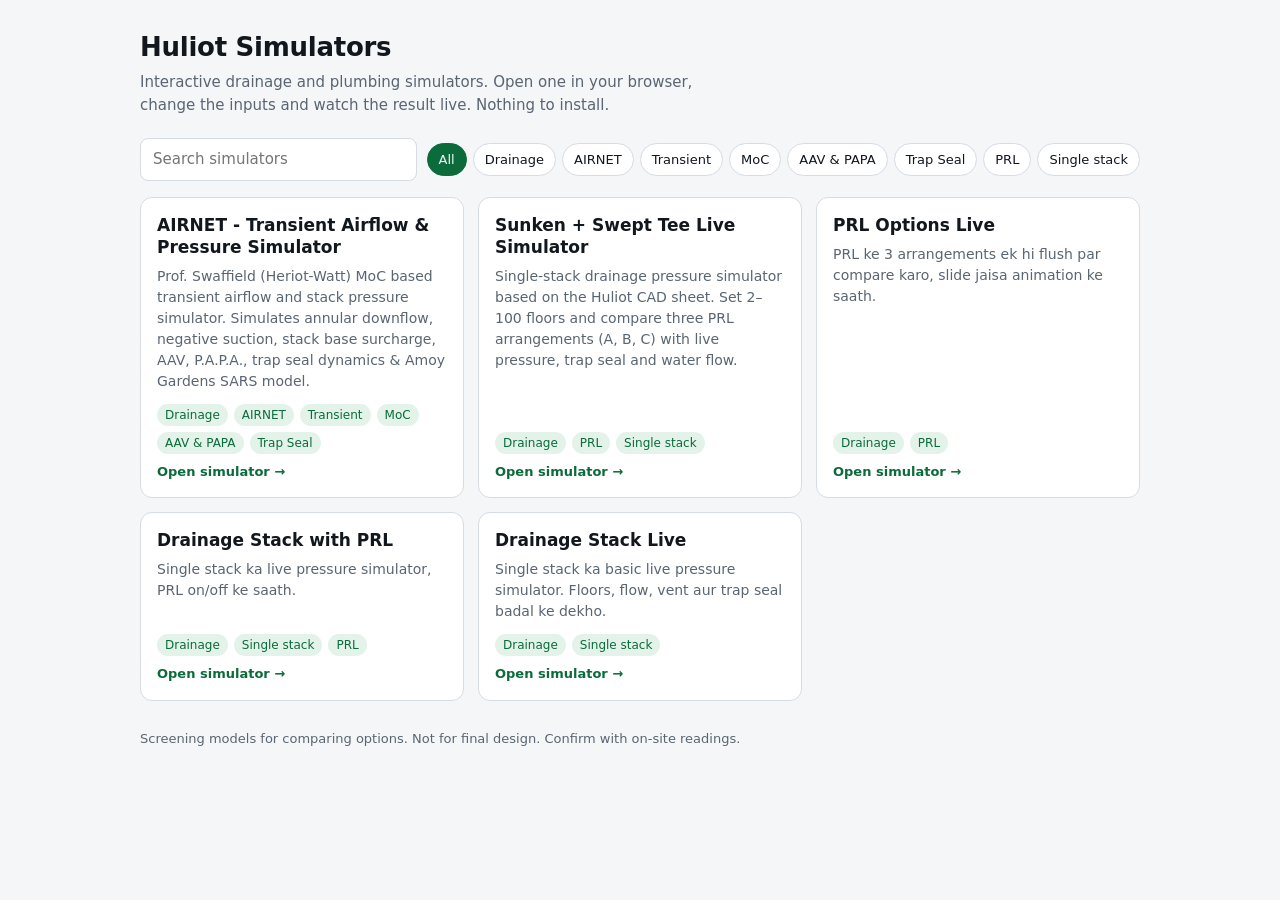
<file: index.html>
<!doctype html>
<html lang="en"><head><meta charset="utf-8">
<meta name="viewport" content="width=device-width, initial-scale=1, viewport-fit=cover">
<title>Huliot Simulators</title>
<style>
:root{--bg:#f4f6f8;--card:#fff;--tx:#12171e;--mut:#5a6572;--bd:#d6dce3;--ac:#0b6b3a;--acbg:#e3f3ea}
@media (prefers-color-scheme:dark){:root:not([data-theme="light"]){--bg:#0f1418;--card:#171d24;--tx:#e8edf2;--mut:#98a4b1;--bd:#2a3440;--ac:#4cc582;--acbg:#16301f;color-scheme:dark}}
:root[data-theme="dark"]{--bg:#0f1418;--card:#171d24;--tx:#e8edf2;--mut:#98a4b1;--bd:#2a3440;--ac:#4cc582;--acbg:#16301f;color-scheme:dark}
*{box-sizing:border-box}
body{margin:0;background:var(--bg);color:var(--tx);font:15px/1.5 system-ui,-apple-system,"Segoe UI",Roboto,sans-serif;padding-block:28px 40px;padding-left:max(16px,env(safe-area-inset-left,0px));padding-right:max(16px,env(safe-area-inset-right,0px))}
.wrap{max-width:1000px;margin:0 auto}
header{margin-bottom:22px}
h1{font-size:26px;margin:0 0 4px;letter-spacing:-.01em}
.lead{color:var(--mut);margin:0;max-width:60ch}
.bar{display:flex;gap:10px;flex-wrap:wrap;align-items:center;margin-bottom:16px}
.bar input{flex:1;min-width:180px;font:inherit;padding:9px 12px;border-radius:8px;border:1px solid var(--bd);background:var(--card);color:var(--tx)}
.tags{display:flex;gap:6px;flex-wrap:wrap}
.tags button{font:inherit;font-size:13px;padding:6px 11px;border-radius:999px;border:1px solid var(--bd);background:var(--card);color:var(--tx);cursor:pointer}
.tags button.on{background:var(--ac);border-color:var(--ac);color:var(--bg)}
.list{display:grid;grid-template-columns:repeat(auto-fill,minmax(min(100%,300px),1fr));gap:14px}
.sim{display:flex;flex-direction:column;gap:8px;min-width:0;background:var(--card);border:1px solid var(--bd);border-radius:12px;padding:16px;text-decoration:none;color:inherit}
.sim:hover,.sim:focus-visible{border-color:var(--ac);outline:none}
.sim h2{font-size:17px;margin:0;line-height:1.3}
.sim p{margin:0;color:var(--mut);font-size:14px}
.meta{display:flex;gap:6px;flex-wrap:wrap;margin-top:auto;padding-top:4px}
.chip{font-size:12px;padding:2px 8px;border-radius:999px;background:var(--acbg);color:var(--ac)}
.open{font-size:13px;font-weight:600;color:var(--ac)}
.none{color:var(--mut);padding:20px 0}
footer{margin-top:28px;color:var(--mut);font-size:13px}
</style></head><body>
<div class="wrap">
<header>
 <h1>Huliot Simulators</h1>
 <p class="lead">Interactive drainage and plumbing simulators. Open one in your browser, change the inputs and watch the result live. Nothing to install.</p>
</header>
<div class="bar">
 <input id="q" type="search" placeholder="Search simulators" aria-label="Search simulators">
 <div class="tags" id="tags"></div>
</div>
<div class="list" id="list"></div>
<div class="none" id="none" hidden>No simulator matches this search.</div>
<footer>Screening models for comparing options. Not for final design. Confirm with on-site readings.</footer>
</div>
<script src="sims.js"></script>
<script>
(function(){
 var all=(window.SIMS||[]).slice().sort(function(a,b){return (b.date||'').localeCompare(a.date||'')});
 var tag='',q='';
 var $=function(id){return document.getElementById(id)};
 var tags=[];all.forEach(function(s){(s.tags||[]).forEach(function(t){if(tags.indexOf(t)<0)tags.push(t)})});
 function esc(x){return String(x).replace(/[&<>"]/g,function(c){return{'&':'&amp;','<':'&lt;','>':'&gt;','"':'&quot;'}[c]})}
 function drawTags(){
  $('tags').innerHTML=tags.length>1?['All'].concat(tags).map(function(t){var on=(t==='All'&&!tag)||t===tag;return '<button type="button" class="'+(on?'on':'')+'" data-t="'+esc(t)+'">'+esc(t)+'</button>'}).join(''):'';
 }
 function draw(){
  var l=all.filter(function(s){
   var hay=(s.title+' '+s.description+' '+(s.tags||[]).join(' ')).toLowerCase();
   return (!tag||(s.tags||[]).indexOf(tag)>=0)&&(!q||hay.indexOf(q)>=0)});
  $('list').innerHTML=l.map(function(s){
   return '<a class="sim" href="'+esc(s.path)+'"><h2>'+esc(s.title)+'</h2><p>'+esc(s.description)+'</p><div class="meta">'+(s.tags||[]).map(function(t){return '<span class="chip">'+esc(t)+'</span>'}).join('')+'</div><span class="open">Open simulator →</span></a>'}).join('');
  $('none').hidden=l.length>0;
 }
 $('tags').onclick=function(e){var t=e.target.getAttribute&&e.target.getAttribute('data-t');if(t==null)return;tag=t==='All'?'':t;drawTags();draw()};
 $('q').oninput=function(e){q=e.target.value.trim().toLowerCase();draw()};
 drawTags();draw();
})();
</script>
</body></html>
</file>
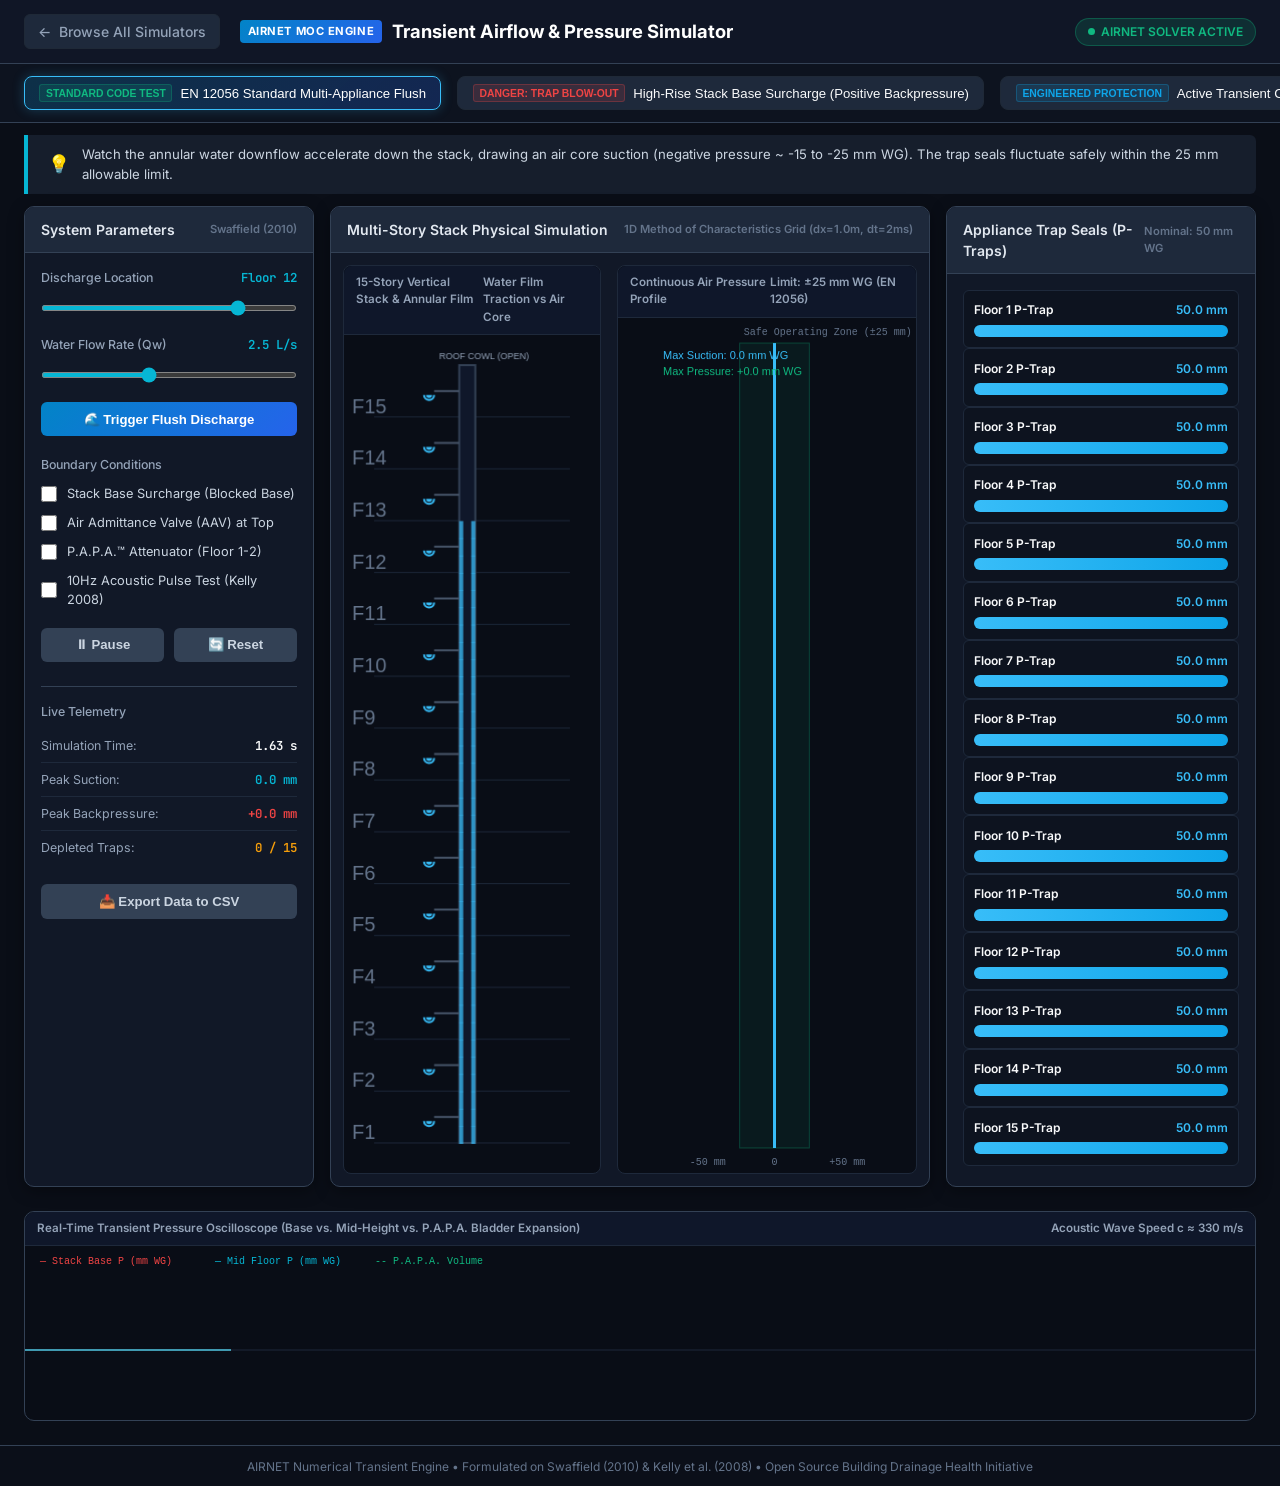
<file: sims/airnet/index.html>
<!DOCTYPE html>
<html lang="en">
<head>
    <meta charset="UTF-8">
    <meta name="viewport" content="width=device-width, initial-scale=1.0">
    <title>AIRNET - Transient Airflow & Pressure Simulator</title>
    <link rel="stylesheet" href="css/airnet.css">
    <!-- Google Fonts for sleek engineering typography -->
    <link rel="preconnect" href="https://fonts.googleapis.com">
    <link rel="preconnect" href="https://fonts.gstatic.com" crossorigin>
    <link href="https://fonts.googleapis.com/css2?family=Inter:wght@400;500;600;700&family=JetBrains+Mono:wght@400;600&display=swap" rel="stylesheet">
</head>
<body>

    <!-- Top Navigation Header -->
    <header class="navbar">
        <div class="nav-left">
            <a href="../../index.html" class="back-link">
                <span>←</span>
                <span>Browse All Simulators</span>
            </a>
            <div class="app-title">
                <span class="brand-badge">AIRNET MoC Engine</span>
                <span>Transient Airflow & Pressure Simulator</span>
            </div>
        </div>
        <div class="nav-right">
            <div id="statusPill" class="status-pill">
                <div class="status-dot"></div>
                <span id="statusText">AIRNET SOLVER ACTIVE</span>
            </div>
        </div>
    </header>

    <!-- Preset Engineering Scenarios Carousel -->
    <nav class="presets-bar" id="presetChipsContainer">
        <!-- Injected via presets.js -->
    </nav>

    <!-- Scenario Engineering Guidance Box -->
    <div class="guidance-box">
        <span class="guidance-icon">💡</span>
        <span id="guidanceText">Loading scenario...</span>
    </div>

    <!-- Main 3-Column Engineering Dashboard Layout -->
    <main class="main-container">
        
        <!-- Left Panel: Hydraulic Controls & Network Configuration -->
        <aside class="panel">
            <div class="panel-title">
                <span>System Parameters</span>
                <span style="font-size: 0.7rem; color: var(--text-muted);">Swaffield (2010)</span>
            </div>
            <div class="panel-content">
                
                <!-- Discharge Control -->
                <div class="control-group">
                    <div class="control-label">
                        <span>Discharge Location</span>
                        <span id="floorVal" class="control-val">Floor 12</span>
                    </div>
                    <input type="range" id="floorSlider" min="1" max="15" value="12" step="1">
                </div>

                <div class="control-group">
                    <div class="control-label">
                        <span>Water Flow Rate (Qw)</span>
                        <span id="rateVal" class="control-val">2.5 L/s</span>
                    </div>
                    <input type="range" id="rateSlider" min="0" max="6" value="2.5" step="0.5">
                </div>

                <button id="dischargeBtn" class="btn btn-primary" style="width: 100%; margin-bottom: 1.25rem;">
                    🌊 Trigger Flush Discharge
                </button>

                <!-- Boundary Conditions Checklist -->
                <div class="control-group">
                    <div class="control-label" style="margin-bottom: 0.6rem;">
                        <span>Boundary Conditions</span>
                    </div>
                    <label class="checkbox-label">
                        <input type="checkbox" id="surchargeCheck">
                        <span>Stack Base Surcharge (Blocked Base)</span>
                    </label>
                    <label class="checkbox-label">
                        <input type="checkbox" id="aavCheck">
                        <span>Air Admittance Valve (AAV) at Top</span>
                    </label>
                    <label class="checkbox-label">
                        <input type="checkbox" id="papaCheck">
                        <span>P.A.P.A.™ Attenuator (Floor 1-2)</span>
                    </label>
                    <label class="checkbox-label">
                        <input type="checkbox" id="acousticCheck">
                        <span>10Hz Acoustic Pulse Test (Kelly 2008)</span>
                    </label>
                </div>

                <!-- Simulation Controls -->
                <div class="btn-row">
                    <button id="playPauseBtn" class="btn btn-secondary">⏸ Pause</button>
                    <button id="resetBtn" class="btn btn-secondary">🔄 Reset</button>
                </div>

                <!-- Live Diagnostic Metrics -->
                <div style="margin-top: 1.5rem; border-top: 1px solid var(--border-color); padding-top: 1rem;">
                    <div class="control-label" style="margin-bottom: 0.5rem;">
                        <span>Live Telemetry</span>
                    </div>
                    <div class="metric-row">
                        <span class="metric-key">Simulation Time:</span>
                        <span class="metric-val" id="metricSimTime">0.00 s</span>
                    </div>
                    <div class="metric-row">
                        <span class="metric-key">Peak Suction:</span>
                        <span class="metric-val" id="metricMaxSuction" style="color: var(--accent-cyan);">-0.0 mm</span>
                    </div>
                    <div class="metric-row">
                        <span class="metric-key">Peak Backpressure:</span>
                        <span class="metric-val" id="metricMaxBackpressure" style="color: var(--accent-red);">+0.0 mm</span>
                    </div>
                    <div class="metric-row">
                        <span class="metric-key">Depleted Traps:</span>
                        <span class="metric-val" id="metricDepletedCount" style="color: var(--accent-amber);">0 / 15</span>
                    </div>
                </div>

                <button id="exportBtn" class="btn btn-secondary" style="width: 100%; margin-top: 1.25rem;">
                    📥 Export Data to CSV
                </button>

            </div>
        </aside>

        <!-- Center Panel: 2D Building Drainage Stack & Continuous Height-Pressure Profile -->
        <section class="panel">
            <div class="panel-title">
                <span>Multi-Story Stack Physical Simulation</span>
                <span style="font-size: 0.7rem; color: var(--text-muted);">1D Method of Characteristics Grid (dx=1.0m, dt=2ms)</span>
            </div>
            <div class="panel-content" style="padding: 0.75rem;">
                <div class="viz-layout">
                    <!-- 2D Stack cross section -->
                    <div class="stack-canvas-wrapper">
                        <div class="canvas-header">
                            <span>15-Story Vertical Stack & Annular Film</span>
                            <span>Water Film Traction vs Air Core</span>
                        </div>
                        <canvas id="stackCanvas"></canvas>
                    </div>

                    <!-- Pressure Profile Curve -->
                    <div class="stack-canvas-wrapper" style="flex: 1.4;">
                        <div class="canvas-header">
                            <span>Continuous Air Pressure Profile</span>
                            <span>Limit: ±25 mm WG (EN 12056)</span>
                        </div>
                        <canvas id="profileCanvas"></canvas>
                    </div>
                </div>
            </div>
        </section>

        <!-- Right Panel: Dynamic Appliance Trap Seal Manometers -->
        <aside class="panel">
            <div class="panel-title">
                <span>Appliance Trap Seals (P-Traps)</span>
                <span style="font-size: 0.7rem; color: var(--text-muted);">Nominal: 50 mm WG</span>
            </div>
            <div class="panel-content" id="trapListContainer">
                <!-- Dynamically populated trap manometer cards -->
            </div>
        </aside>

    </main>

    <!-- Bottom Oscilloscope: Time-History Waveforms -->
    <div class="scope-panel">
        <div class="canvas-header">
            <span>Real-Time Transient Pressure Oscilloscope (Base vs. Mid-Height vs. P.A.P.A. Bladder Expansion)</span>
            <span>Acoustic Wave Speed c ≈ 330 m/s</span>
        </div>
        <canvas id="scopeCanvas"></canvas>
    </div>

    <!-- Footer -->
    <footer>
        AIRNET Numerical Transient Engine • Formulated on Swaffield (2010) & Kelly et al. (2008) • Open Source Building Drainage Health Initiative
    </footer>

    <!-- Scripts (Modular Architecture) -->
    <script src="js/airnet-physics.js"></script>
    <script src="presets/presets.js"></script>
    <script src="js/app.js"></script>
</body>
</html>
</file>
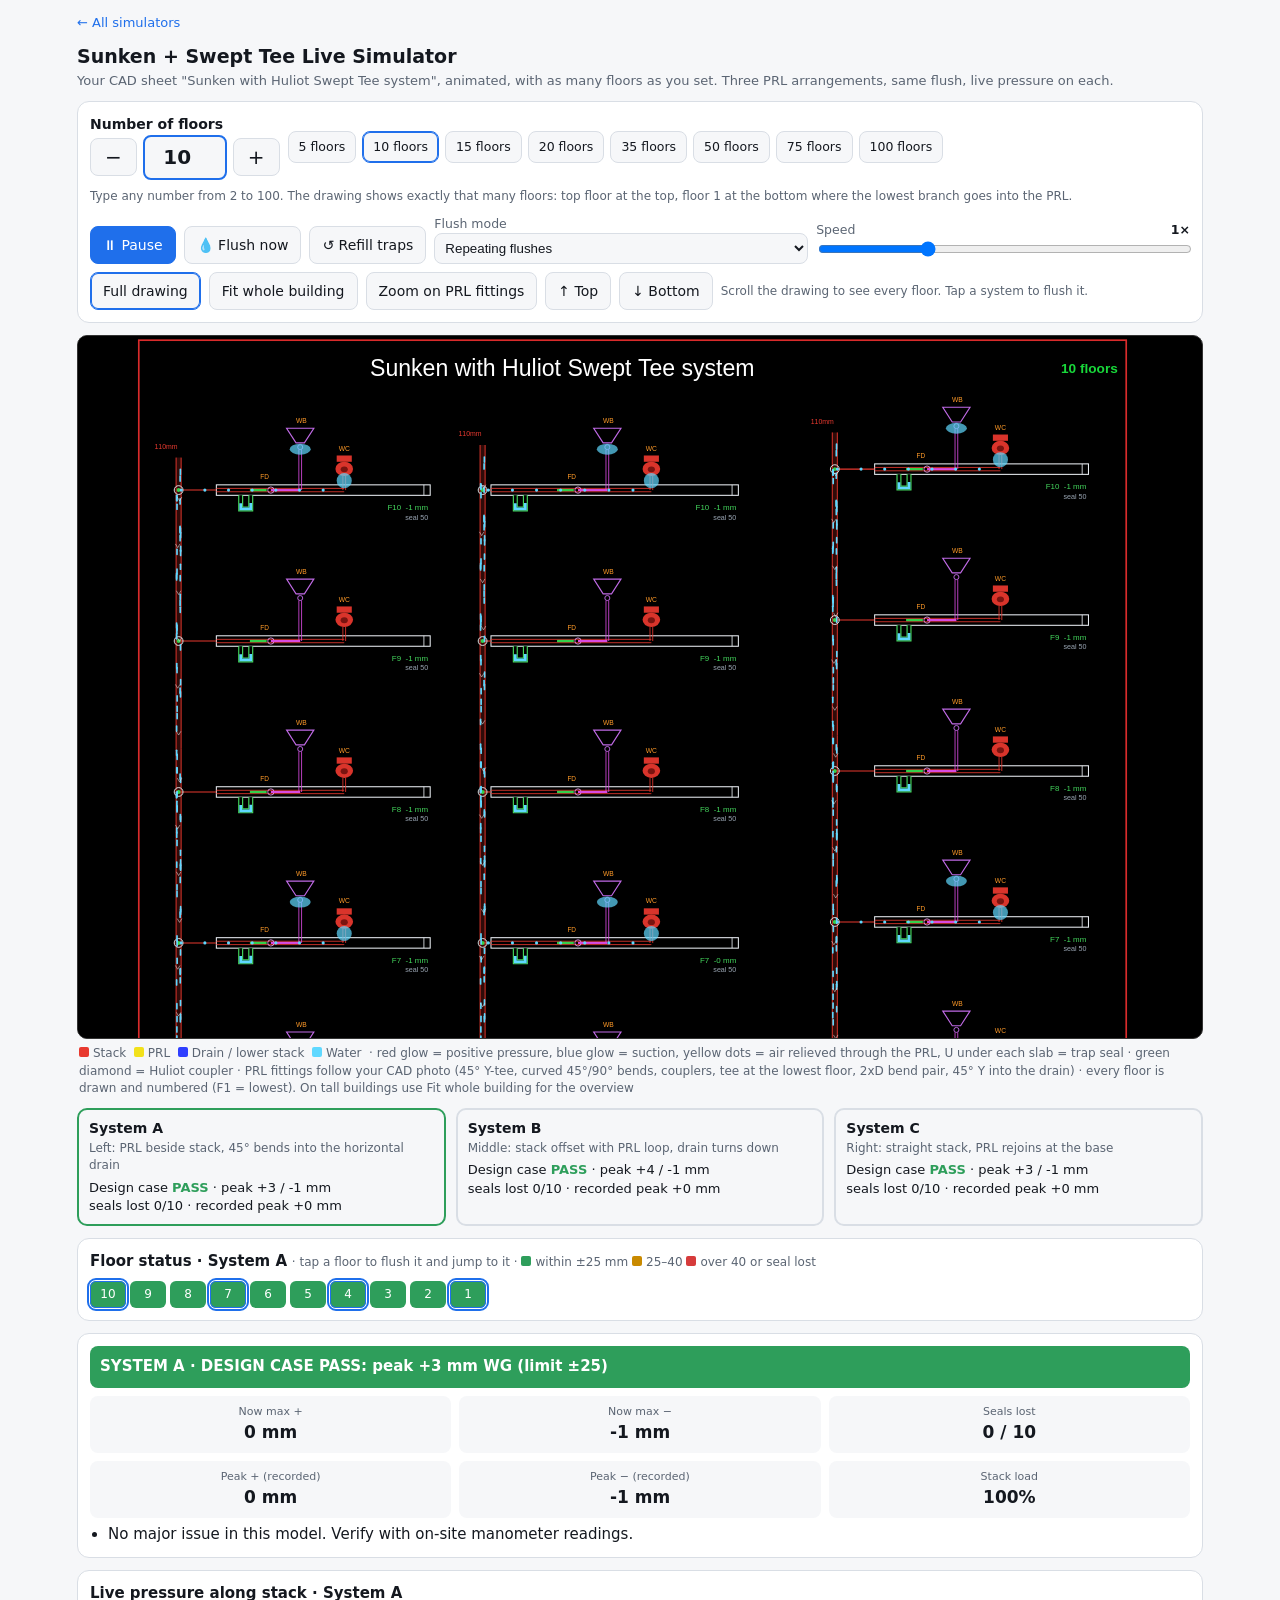
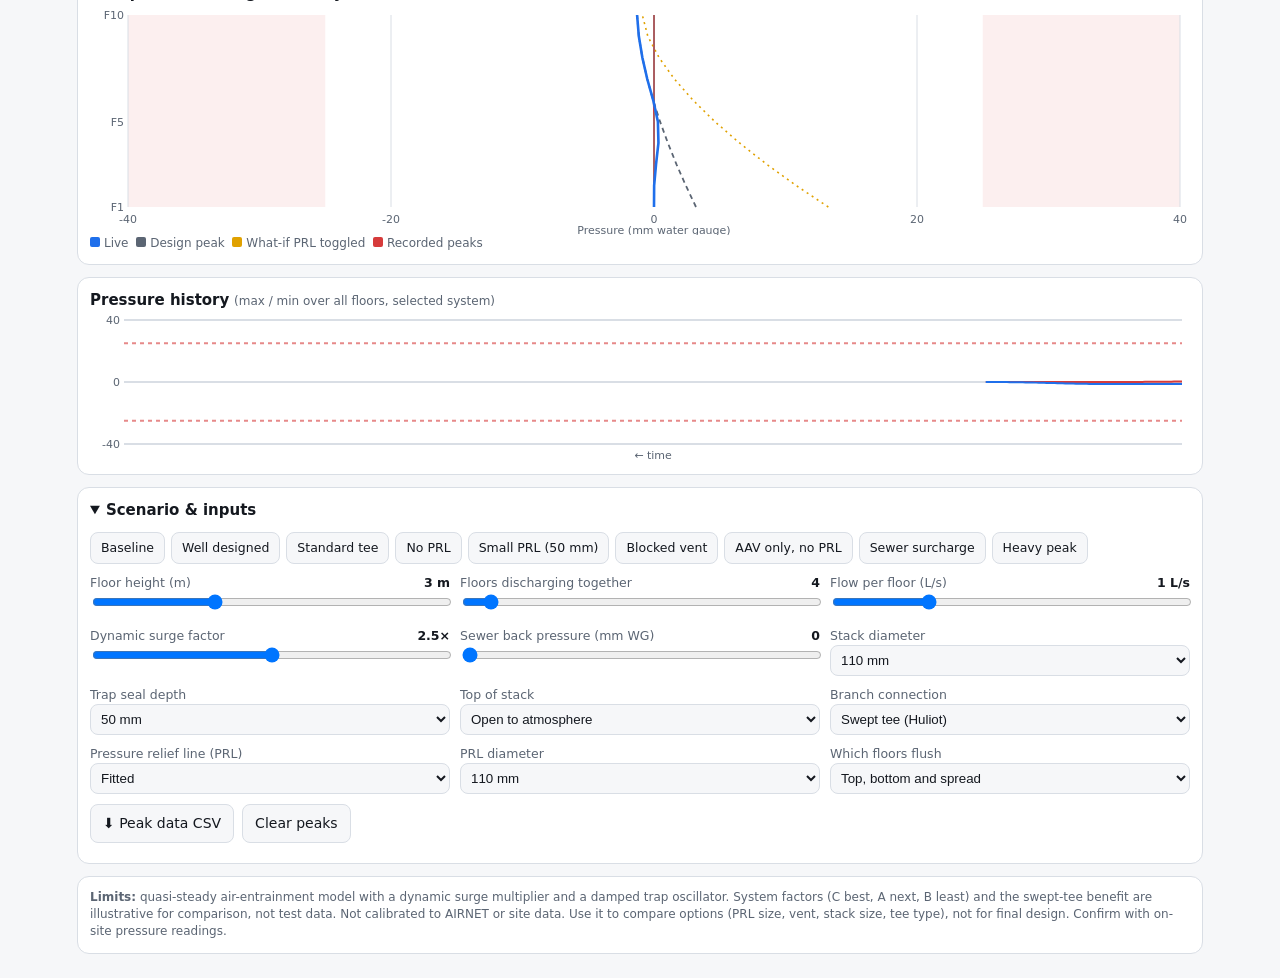
<file: sims/sunken-swept-tee/index.html>
<!DOCTYPE html>
<html lang="en"><head><meta charset="utf-8">
<meta name="viewport" content="width=device-width, initial-scale=1, viewport-fit=cover">
<title>Sunken + Swept Tee Simulator · Huliot Simulators</title>
<style>
:root{--bg:#f6f7f9;--card:#fff;--tx:#14181f;--mut:#5b6573;--bd:#d9dee5;--ac:#1f6feb;--ok:#2e9e5b;--wa:#e0a100;--er:#d63b3b;padding-top:env(safe-area-inset-top,0px);padding-bottom:env(safe-area-inset-bottom,0px)}
@media (prefers-color-scheme:dark){:root:not([data-theme="light"]){--bg:#101419;--card:#1a2029;--tx:#e8ecf1;--mut:#9aa6b4;--bd:#2c3542;--ac:#5aa2ff;--ok:#4cc582;--wa:#f0b72f;--er:#ff6b6b}}
:root[data-theme="dark"]{--bg:#101419;--card:#1a2029;--tx:#e8ecf1;--mut:#9aa6b4;--bd:#2c3542;--ac:#5aa2ff;--ok:#4cc582;--wa:#f0b72f;--er:#ff6b6b}
*{box-sizing:border-box}
body{margin:0 auto;background:var(--bg);color:var(--tx);font:15px/1.45 system-ui,-apple-system,"Segoe UI",Roboto,sans-serif;padding:12px;max-width:1150px}
h1{font-size:19px;margin:4px 0 2px}.sub{color:var(--mut);font-size:13px;margin-bottom:10px}
.card{background:var(--card);border:1px solid var(--bd);border-radius:12px;padding:12px;margin-bottom:12px}
.grid{display:grid;grid-template-columns:1fr 1fr;gap:10px}
@media(min-width:720px){.grid{grid-template-columns:repeat(3,1fr)}}
label{display:block;font-size:12.5px;color:var(--mut)}label b{color:var(--tx);float:right}
input[type=range]{width:100%}
select{width:100%;padding:6px;border-radius:8px;border:1px solid var(--bd);background:var(--bg);color:var(--tx)}
button{font:inherit;font-size:14px;padding:8px 12px;border-radius:8px;border:1px solid var(--bd);background:var(--bg);color:var(--tx);cursor:pointer}
button.pri{background:var(--ac);color:#fff;border-color:var(--ac)}
button.on{border-color:var(--ac);box-shadow:inset 0 0 0 1px var(--ac)}
.row{display:flex;gap:8px;flex-wrap:wrap;align-items:end;margin-bottom:8px}
.row>div{flex:1;min-width:130px}
.kpi{display:grid;grid-template-columns:repeat(3,1fr);gap:8px;text-align:center}
.kpi div{background:var(--bg);border-radius:8px;padding:8px 4px}.kpi span{display:block;font-size:11px;color:var(--mut)}.kpi strong{font-size:17px}
canvas{display:block}
.back{display:inline-block;margin:0 0 6px;font-size:13px;color:var(--ac);text-decoration:none}.back:hover{text-decoration:underline}
#cp{width:100%;height:230px}#cs{width:100%;height:150px}
.verdict{padding:10px;border-radius:8px;font-weight:600;color:#fff;margin-bottom:8px}
.note{font-size:12px;color:var(--mut)}ul{margin:6px 0 0 18px;padding:0}
.sw{display:inline-block;width:10px;height:10px;border-radius:2px;margin-right:4px}
details summary{cursor:pointer;font-weight:600}
.chips{display:flex;gap:6px;flex-wrap:wrap;margin-bottom:10px}.chips button{font-size:12.5px;padding:6px 10px}
#sw{background:#000;border-radius:10px;overflow:auto;border:1px solid #333;scrollbar-gutter:stable;overscroll-behavior:contain;color-scheme:dark;height:420px}
#spacer{position:relative}
#sheet{position:sticky;top:0;left:0;display:block;cursor:pointer}
.stepper{display:flex;gap:6px;align-items:center}
.stepper input{width:84px;font:inherit;font-size:20px;font-weight:700;text-align:center;padding:6px;border-radius:8px;border:2px solid var(--ac);background:var(--bg);color:var(--tx)}
.stepper button{font-size:20px;line-height:1;padding:8px 14px}
.fgrid{display:flex;flex-wrap:wrap;gap:4px;margin-top:8px}
.fc{min-width:36px;padding:5px 0;font-size:12px;border-radius:6px;color:#fff;border:0;background:#777}
.fc.ok{background:var(--ok)}.fc.wa{background:#c98a00}.fc.er{background:var(--er)}
.fc.on{outline:2px solid var(--ac);outline-offset:1px}.fc.lost{text-decoration:line-through}
.syscards{display:grid;grid-template-columns:repeat(3,1fr);gap:10px;margin-top:10px}
@media(max-width:720px){.syscards{grid-template-columns:1fr}}
.sc{background:var(--bg);border:2px solid var(--bd);border-radius:10px;padding:8px 10px;cursor:pointer;font-size:13px}
.sc.sel{border-color:var(--ok)}
.sc h3{margin:0 0 2px;font-size:14px}.sc .d{color:var(--mut);font-size:12px;margin-bottom:4px}
</style></head><body>
<a class="back" href="../../index.html">← All simulators</a>
<h1>Sunken + Swept Tee Live Simulator</h1>
<div class="sub">Your CAD sheet "Sunken with Huliot Swept Tee system", animated, with as many floors as you set. Three PRL arrangements, same flush, live pressure on each.</div>

<div class="card">
 <div class="row" style="align-items:center">
  <div style="flex:0 0 auto;min-width:0"><label for="nf" style="font-weight:600;color:var(--tx);font-size:14px">Number of floors</label>
   <div class="stepper"><button id="nMinus" aria-label="one floor less">−</button><input id="nf" type="number" inputmode="numeric" min="2" max="100" value="10"><button id="nPlus" aria-label="one floor more">+</button></div></div>
  <div style="flex:1;min-width:200px"><div class="chips" id="nchips" style="margin:0"></div></div>
 </div>
 <div class="note" style="margin-bottom:10px">Type any number from 2 to 100. The drawing shows exactly that many floors: top floor at the top, floor 1 at the bottom where the lowest branch goes into the PRL.</div>
 <div class="row">
  <button class="pri" id="bPlay">⏸ Pause</button>
  <button id="bFlush">💧 Flush now</button>
  <button id="bReset">↺ Refill traps</button>
  <div><label>Flush mode</label><select id="mode"><option value="cycle">Repeating flushes</option><option value="single">Single (manual)</option><option value="hold">Continuous load</option></select></div>
  <div><label>Speed <b id="v_speed">1×</b></label><input type="range" id="speed" min="0.2" max="3" step="0.1" value="1"></div>
 </div>
 <div class="row" style="margin-bottom:0">
  <button id="vFull" class="on">Full drawing</button>
  <button id="vFit">Fit whole building</button>
  <button id="vPrl">Zoom on PRL fittings</button>
  <button id="bTop">↑ Top</button><button id="bBot">↓ Bottom</button>
  <span class="note" style="align-self:center">Scroll the drawing to see every floor. Tap a system to flush it.</span>
 </div>
</div>

<div id="sw"><div id="spacer"><canvas id="sheet"></canvas></div></div>
<div class="note" style="margin:6px 2px 0"><span class="sw" style="background:#e8392f"></span>Stack &nbsp;<span class="sw" style="background:#f2e11b"></span>PRL &nbsp;<span class="sw" style="background:#2f3fff"></span>Drain / lower stack &nbsp;<span class="sw" style="background:#5fd8ff"></span>Water &nbsp;· red glow = positive pressure, blue glow = suction, yellow dots = air relieved through the PRL, U under each slab = trap seal · green diamond = Huliot coupler · PRL fittings follow your CAD photo (45° Y-tee, curved 45°/90° bends, couplers, tee at the lowest floor, 2xD bend pair, 45° Y into the drain) · every floor is drawn and numbered (F1 = lowest). On tall buildings use Fit whole building for the overview</div>
<div class="syscards" id="syscards"></div>
<div class="card" style="margin-top:12px"><b id="gtitle">Floor status</b> <span class="note">· tap a floor to flush it and jump to it · <span class="sw" style="background:var(--ok)"></span>within ±25 mm <span class="sw" style="background:#c98a00"></span>25–40 <span class="sw" style="background:var(--er)"></span>over 40 or seal lost</span>
 <div class="fgrid" id="fgrid"></div></div>

<div class="card" style="margin-top:12px">
 <div id="verdict" class="verdict"></div>
 <div class="kpi" id="kpi"></div>
 <ul id="recs"></ul>
</div>

<div class="card"><b id="ptitle">Live pressure along stack</b>
 <canvas id="cp"></canvas>
 <div class="note"><span class="sw" style="background:var(--ac)"></span>Live &nbsp;<span class="sw" style="background:var(--mut)"></span>Design peak &nbsp;<span class="sw" style="background:var(--wa)"></span>What-if PRL toggled &nbsp;<span class="sw" style="background:var(--er)"></span>Recorded peaks</div>
</div>

<div class="card"><b>Pressure history</b> <span class="note">(max / min over all floors, selected system)</span>
 <canvas id="cs"></canvas>
</div>

<div class="card">
 <details open><summary>Scenario &amp; inputs</summary>
  <div class="chips" style="margin-top:10px" id="presets"></div>
  <div class="grid" id="inputs"></div>
  <div class="row" style="margin-top:10px"><button id="bCsv">⬇ Peak data CSV</button><button id="bPeak">Clear peaks</button></div>
 </details>
</div>

<div class="card note"><b>Limits:</b> quasi-steady air-entrainment model with a dynamic surge multiplier and a damped trap oscillator. System factors (C best, A next, B least) and the swept-tee benefit are illustrative for comparison, not test data. Not calibrated to AIRNET or site data. Use it to compare options (PRL size, vent, stack size, tee type), not for final design. Confirm with on-site pressure readings.</div>

<script>
/* =================== parameters =================== */
const P={N:10,H:3,D:110,nAct:4,qf:1.0,seal:50,vent:'open',prl:1,prlD:110,tee:'swept',surge:2.5,sewer:0,pattern:'mix'};
const defs=[
['H','Floor height (m)',2.5,4,0.1,v=>v+' m'],
['nAct','Floors discharging together',1,50,1,v=>v],['qf','Flow per floor (L/s)',0.3,3,0.1,v=>v+' L/s'],
['surge','Dynamic surge factor',1,4,0.1,v=>v+'×'],['sewer','Sewer back pressure (mm WG)',0,40,1,v=>v]
];
const sels=[
['D','Stack diameter',[[100,'100 mm'],[110,'110 mm'],[125,'125 mm'],[150,'150 mm']]],
['seal','Trap seal depth',[[50,'50 mm'],[75,'75 mm']]],
['vent','Top of stack',[['open','Open to atmosphere'],['aav','Air admittance valve'],['blocked','Restricted / blocked']]],
['tee','Branch connection',[['swept','Swept tee (Huliot)'],['std','Standard 87.5° tee']]],
['prl','Pressure relief line (PRL)',[[1,'Fitted'],[0,'Not fitted']]],
['prlD','PRL diameter',[[110,'110 mm'],[75,'75 mm'],[50,'50 mm']]],
['pattern','Which floors flush',[['mix','Top, bottom and spread'],['random','Random floors'],['top','Top floors'],['bottom','Bottom floors'],['spread','Evenly spread']]]
];
const BASE={H:3,D:110,nAct:4,qf:1,seal:50,vent:'open',prl:1,prlD:110,tee:'swept',surge:2.5,sewer:0,pattern:'mix'};
const presets=[
['Baseline',{}],['Well designed',{D:150,seal:75}],['Standard tee',{tee:'std'}],['No PRL',{prl:0}],['Small PRL (50 mm)',{prlD:50}],
['Blocked vent',{vent:'blocked'}],['AAV only, no PRL',{vent:'aav',prl:0,nAct:8}],
['Sewer surcharge',{sewer:30}],['Heavy peak',{nAct:12,qf:1.5,pattern:'top'}]
];
const TS=0.3,RISE=0.8,HOLD=3,TAU=1.2,OPTS=[1,2,3];
const SYSNAME={1:'A',2:'B',3:'C'};
const SYSDESC={1:'Left: PRL beside stack, 45° bends into the horizontal drain',2:'Middle: stack offset with PRL loop, drain turns down',3:'Right: straight stack, PRL rejoins at the base'};
const $=id=>document.getElementById(id);
let RR={},AA={},OS={},SEL=1,C={},last=0,fcount=0,CFG={},CK='',VIEW='full',PEND=null,SAVED=null,GR=[],GRS=[];
const NMIN=2,NMAX=100,PITCH=72;
let VP={s:1,sx:0,sy:0,W:0,H:0},VIS={y0:0,y1:1e9,lod:0},MINW=.4;
const SB={1:{sx:22,x0:40,x1:142,t0:71,adj:0,dt:-13,wbx:80},2:{sx:167,x0:171,x1:289,t0:71,adj:-4,dt:-19,wbx:226.5},3:{sx:335,x0:354,x1:456,t0:61,adj:0,dt:-15,wbx:393}};
const Lof=k=>SB[k].t0+(P.N-1)*PITCH+SB[k].adj;
const HSheet=()=>71+(P.N-1)*PITCH+133;
function zoomBox(k){const L=Lof(k);return{1:[0,L-75,150,125],2:[160,L-65,136,152],3:[326,L-65,150,152]}[k]}
function ensureCfg(){const key=P.N+'|'+P.prl;if(key!==CK){CK=key;OPTS.forEach(o=>CFG[o]=sysCfg(o))}}
const TL={t:0,t0:0,run:true,speed:1,mode:'cycle',act:[],fa:32,flushes:0,
 wat:[],air:[]};
function seedFx(){const n=P.N;TL.wat=Array.from({length:Math.min(2000,Math.max(110,n*22))},()=>Math.random());const na=Math.min(150,Math.max(14,n*3));TL.air=Array.from({length:na},(_,i)=>i/na)}

/* =================== UI =================== */
const box=$('inputs');
defs.forEach(([k,l,mn,mx,st,f])=>{const d=document.createElement('div');d.innerHTML=`<label>${l}<b id="v_${k}">${f(P[k])}</b></label><input type="range" min="${mn}" max="${mx}" step="${st}" value="${P[k]}" id="i_${k}">`;box.appendChild(d);
 d.querySelector('input').oninput=e=>{P[k]=+e.target.value;$('v_'+k).textContent=f(P[k]);onParam(k)}});
sels.forEach(([k,l,o])=>{const d=document.createElement('div');d.innerHTML=`<label>${l}</label><select id="s_${k}">${o.map(x=>`<option value="${x[0]}">${x[1]}</option>`).join('')}</select>`;box.appendChild(d);
 d.querySelector('select').onchange=e=>{const v=e.target.value;P[k]=isNaN(v)?v:+v;onParam(k)}});
function syncUI(){
 $('nf').value=P.N;syncChips();
 defs.forEach(([k,,,,,f])=>{$('i_'+k).value=P[k];$('v_'+k).textContent=f(P[k])});
 sels.forEach(([k])=>{$('s_'+k).value=String(P[k])});
}
presets.forEach(([n,o])=>{const b=document.createElement('button');b.textContent=n;b.onclick=()=>{Object.assign(P,BASE,o);syncUI();initAll();recalc();TL.run=true;setPlayLabel()};$('presets').appendChild(b)});
function onParam(k){if(k==='N'||k==='seal'||k==='nAct'||k==='pattern')initAll();recalc()}
function setPlayLabel(){$('bPlay').textContent=TL.run?'⏸ Pause':'▶ Play'}
$('bPlay').onclick=()=>{TL.run=!TL.run;setPlayLabel()};
$('bFlush').onclick=()=>{TL.run=true;setPlayLabel();pickActive()};
$('bReset').onclick=()=>{OPTS.forEach(k=>{OS[k].seal.fill(P.seal);OS[k].y.fill(0);OS[k].v.fill(0)})};
$('bPeak').onclick=()=>{OPTS.forEach(k=>{const O=OS[k];O.pk=0;O.pn=0;O.pmx.fill(0);O.pmn.fill(0);O.hist=[]})};
$('mode').onchange=e=>{TL.mode=e.target.value;pickActive()};
$('speed').oninput=e=>{TL.speed=+e.target.value;$('v_speed').textContent=TL.speed.toFixed(1)+'×'};
function setView(v){const sw=$('sw');if(VIEW==='full')SAVED=[sw.scrollLeft,sw.scrollTop];VIEW=v;if(v==='full'&&SAVED)PEND={x:SAVED[0],y:SAVED[1]};
 ['full','fit','prl'].forEach(m=>$('v'+m[0].toUpperCase()+m.slice(1)).classList.toggle('on',v===m))}
$('vFull').onclick=()=>setView('full');$('vFit').onclick=()=>setView('fit');$('vPrl').onclick=()=>setView('prl');
$('bTop').onclick=()=>{if(VIEW!=='full')setView('full');PEND={top:1}};$('bBot').onclick=()=>{if(VIEW!=='full')setView('full');PEND={bot:1}};
function goFloor(f){TL.run=true;setPlayLabel();TL.act=[f];TL.fa=f;TL.t0=TL.t;TL.flushes++;if(VIEW!=='full')setView('full');PEND={f}}
/* ---- floors input ---- */
const nf=$('nf');
[5,10,15,20,35,50,75,100].forEach(n=>{const b=document.createElement('button');b.textContent=n+' floors';b.dataset.n=n;b.onclick=()=>setN(n);$('nchips').appendChild(b)});
function syncChips(){document.querySelectorAll('#nchips button').forEach(b=>b.classList.toggle('on',+b.dataset.n===P.N))}
function setN(v){v=Math.max(NMIN,Math.min(NMAX,Math.round(+v||P.N)));nf.value=v;if(v===P.N)return;P.N=v;syncChips();initAll();buildGrid();recalc();PEND={bot:1};if(VIEW==='full'&&v<=6)PEND={top:1}}
nf.oninput=()=>{const v=+nf.value;if(nf.value!==''&&Number.isInteger(v)&&v>=NMIN&&v<=NMAX)setN(v)};
nf.onchange=()=>setN(nf.value);nf.onkeydown=e=>{if(e.key==='Enter')nf.blur()};
$('nMinus').onclick=()=>setN(P.N-1);$('nPlus').onclick=()=>setN(P.N+1);
function buildGrid(){const g=$('fgrid');g.innerHTML='';GR=[];GRS=[];for(let f=P.N;f>=1;f--){const b=document.createElement('button');b.className='fc';b.textContent=f;b.onclick=()=>goFloor(f);g.appendChild(b);GR[f]=b}}
function updateGrid(){const O=OS[SEL];if(!O||!GR.length)return;for(let f=1;f<=P.N;f++){if(!GR[f])continue;const i=f-1,ay=Math.abs(O.y[i]),lost=O.seal[i]<25;let st=lost||ay>=40?'er':ay<25?'ok':'wa';if(TL.act.includes(f)&&env(TL.t-TL.t0)>.05)st+=' on';if(lost)st+=' lost';if(GRS[f]!==st){GRS[f]=st;GR[f].className='fc '+st}}}
function selectSys(k,flush){SEL=k;document.querySelectorAll('.sc').forEach(e=>e.classList.toggle('sel',+e.dataset.k===k));if(flush){TL.run=true;setPlayLabel();pickActive()}recalc()}
OPTS.forEach(k=>{const d=document.createElement('div');d.className='sc'+(k===1?' sel':'');d.dataset.k=k;d.innerHTML=`<h3>System ${SYSNAME[k]}</h3><div class="d">${SYSDESC[k]}</div><div id="cap${k}"></div>`;d.onclick=()=>selectSys(k,true);$('syscards').appendChild(d)});
$('sheet').onclick=e=>{const r=$('sheet').getBoundingClientRect(),x=(e.clientX-r.left+VP.sx)/VP.s;selectSys(x<160?1:x<332?2:3,true)};
$('bCsv').onclick=()=>{const O=OS[SEL];let s='floor,peak_positive_mm,peak_negative_mm,residual_seal_mm\n';for(let i=0;i<P.N;i++)s+=`${i+1},${O.pmx[i].toFixed(1)},${O.pmn[i].toFixed(1)},${O.seal[i].toFixed(1)}\n`;
 const a=document.createElement('a');a.href=URL.createObjectURL(new Blob([s],{type:'text/csv'}));a.download='system'+SYSNAME[SEL]+'_stack_peaks.csv';a.click()};

/* =================== physics (steady screening model, per system) =================== */
function sim(p){
 const g=9.81,rho=1.2,nu=1e-6,L=p.N*p.H;
 const D=(p.D-6)/1000,Q=Math.min(p.nAct,p.N)*p.qf/1000;
 const t=Math.cbrt(3*nu*Q/(Math.PI*D*9.81));
 const Vt=0.75*Q/(Math.PI*D*t);
 const Dc=D-2*t;
 const Qcap=4.0*Math.pow(p.D/110,8/3),fill=Q*1000/Qcap;
 const Kin={open:0.8,aav:4,blocked:25}[p.vent];
 const SY={1:{kb:0.6,eff:1.0},2:{kb:1.5,eff:0.85},3:{kb:0.2,eff:0.95}}[p.prlOpt]||{kb:0.6,eff:1};
 const TEE=p.tee==='swept'?{kj:0.85,su:0.93}:{kj:1.0,su:1.12};
 const Kj=10*Math.min(2,Math.max(0.3,Q*1000/3))*TEE.kj;
 const surge=p.surge*TEE.su;
 let Kbase=SY.kb+Kj;
 if(p.prl){const r=Math.pow(p.prlD/p.D,2)*SY.eff;Kbase=Kbase/Math.pow(1+1.5*r,2)*(1+0.02*2)}
 const fi=0.05,fw=0.02,K=Kin+Kbase,a=0.5*rho;
 let lo=0,hi=Vt;
 for(let i=0;i<60;i++){const m=(lo+hi)/2;const f=fi*(L/Dc)*a*(Vt-m)**2-fw*(L/D)*a*m*m-K*a*m*m;if(f>0)lo=m;else hi=m}
 const Va=(lo+hi)/2,q=a*Va*Va;
 const Ptop=-Kin*q*surge/g,Pb0=(Kbase*q*surge)/g;
 const pr=[],prDyn=[],sw=[];
 for(let f=1;f<=p.N;f++){const s=(p.N-f)/Math.max(1,p.N-1);const w=Math.pow(s,1.6);
  const d=Ptop+(Pb0-Ptop)*w,sv=p.sewer*w;prDyn.push(d);sw.push(sv);pr.push(d+sv)}
 return{pr,prDyn,sw,Vt,fill,Qcap,Va};
}
function recalc(){
 OPTS.forEach(k=>{RR[k]=sim({...P,prlOpt:k});AA[k]=sim({...P,prlOpt:k,prl:P.prl?0:1});
  const R=RR[k];R.mx=Math.max(...R.pr);R.mn=Math.min(...R.pr);R.bad=Math.max(R.mx,-R.mn)});
 colors();updateDOM(true);
}
const verdictOf=b=>b<25?['PASS','var(--ok)','#2e9e5b']:b<40?['MARGINAL','var(--wa)','#c98a00']:['FAIL','var(--er)','#d63b3b'];
function colors(){const cs=getComputedStyle(document.documentElement);['--bg','--card','--tx','--mut','--bd','--ac','--ok','--wa','--er'].forEach(n=>C[n]=cs.getPropertyValue(n).trim()||'#888')}
matchMedia('(prefers-color-scheme:dark)').addEventListener&&matchMedia('(prefers-color-scheme:dark)').addEventListener('change',colors);

/* =================== dynamic state =================== */
function newOpt(){const n=P.N;return{y:new Float32Array(n),v:new Float32Array(n),tgt:new Float32Array(n),seal:new Float32Array(n).fill(P.seal),
 pk:0,pn:0,pmx:new Float32Array(n),pmn:new Float32Array(n),hist:[],prlp:Array.from({length:8},(_,i)=>i/8)}}
function initAll(){OPTS.forEach(k=>OS[k]=newOpt());seedFx();TL.t=0;TL.t0=0;TL.flushes=0;pickActive()}
function pickActive(){
 const n=P.N,k=Math.min(P.nAct,n);let a=[];
 if(P.pattern==='mix'){const s=new Set();[n,1].forEach(f=>{if(s.size<k)s.add(f)});const m=k-s.size;for(let j=1;j<=m;j++)s.add(Math.max(1,Math.min(n,Math.round(1+j*(n-1)/(m+1)))));while(s.size<k)s.add(1+Math.floor(Math.random()*n));a=[...s]}
 else if(P.pattern==='top'){for(let i=0;i<k;i++)a.push(n-i)}
 else if(P.pattern==='bottom'){for(let i=0;i<k;i++)a.push(1+i)}
 else if(P.pattern==='spread'){const s=new Set();for(let i=0;i<k;i++)s.add(Math.max(1,Math.min(n,Math.round(1+(i+0.5)*(n-1)/k))));a=[...s]}
 else{const s=new Set();while(s.size<k)s.add(1+Math.floor(Math.random()*n));a=[...s]}
 TL.act=a;TL.fa=Math.max(...a);TL.t0=TL.t;TL.flushes++;
}
function env(ph){
 if(ph<=0)return 0;
 if(ph<RISE){const s=ph/RISE;return s*s*(3-2*s)}
 if(TL.mode==='hold'||ph<RISE+HOLD)return 1;
 return Math.exp(-(ph-RISE-HOLD)/TAU);
}
const trav=()=>P.N*P.H/RR[1].Vt*TS;
function ef(f){const d=f<TL.fa?(TL.fa-f)*P.H/RR[1].Vt*TS:0;return env(TL.t-TL.t0-d)}
function step(dt){
 TL.t+=dt;
 const Tc=RISE+HOLD+4*TAU+trav()+1.5;
 if(TL.mode==='cycle'&&TL.t-TL.t0>Tc)pickActive();
 const sub=Math.max(1,Math.ceil(dt/0.02)),h=dt/sub,w0=2*Math.PI*1.3,z=0.22;
 OPTS.forEach(k=>{
  const O=OS[k],Rk=RR[k];let mx=-1e9,mn=1e9;
  for(let i=0;i<P.N;i++){
   const e=ef(i+1),tgt=Rk.prDyn[i]*Math.pow(e,1.5)+Rk.sw[i];O.tgt[i]=tgt;
   let y=O.y[i],v=O.v[i];
   for(let s=0;s<sub;s++){const a=w0*w0*(tgt-y)-2*z*w0*v;v+=a*h;y+=v*h}
   y=Math.max(-120,Math.min(120,y));O.y[i]=y;O.v[i]=v;
   const ay=Math.abs(y);if(ay>25)O.seal[i]=Math.max(0,O.seal[i]-(ay-25)*0.1*dt);
   if(tgt>O.pmx[i])O.pmx[i]=tgt;if(tgt<O.pmn[i])O.pmn[i]=tgt;
   if(tgt>mx)mx=tgt;if(tgt<mn)mn=tgt;
  }
  if(mx>O.pk)O.pk=mx;if(-mn>O.pn)O.pn=-mn;
  O.hist.push([mx,mn]);if(O.hist.length>400)O.hist.shift();
 });
 const rate=1/Math.max(1.5,trav()*0.9);
 TL.wat.forEach((s,i)=>TL.wat[i]=(s+dt*rate*(0.8+0.4*((i*7)%5)/5))%1);
 TL.air.forEach((u,i)=>TL.air[i]=(u+dt*0.28)%1);
 OPTS.forEach(k=>{const O=OS[k],p0=O.tgt[0];O.prlp.forEach((u,i)=>O.prlp[i]=(u+dt*(p0>3?0.5:0.08))%1)});
}
const colv=v=>{v=Math.abs(v);return v<25?C['--ok']:v<40?C['--wa']:C['--er']};
const cv2=v=>{v=Math.abs(v);return v<25?'#43d65c':v<40?'#f0b72f':'#ff6b6b'};

/* =================== CAD helpers (sheet units: 477 x 492) =================== */
function ln(c,pts,col,w,close,dash){c.save();c.beginPath();pts.forEach((p,i)=>i?c.lineTo(p[0],p[1]):c.moveTo(p[0],p[1]));if(close)c.closePath();c.strokeStyle=col;c.lineWidth=Math.max(w,MINW);c.lineJoin='miter';if(dash)c.setLineDash(dash);c.stroke();c.restore()}
function rc(c,x,y,w,h,col,lw,fill){if(fill){c.fillStyle=fill;c.fillRect(x,y,w,h)}c.strokeStyle=col;c.lineWidth=Math.max(lw||.5,MINW);c.strokeRect(x,y,w,h)}
function ci(c,x,y,r,col,lw,fill){c.beginPath();c.arc(x,y,r,0,7);if(fill){c.fillStyle=fill;c.fill()}if(col){c.strokeStyle=col;c.lineWidth=lw||.5;c.stroke()}}
function txt(c,t,x,y,o){o=o||{};c.save();c.translate(x,y);if(o.rot)c.rotate(o.rot*Math.PI/180);c.font=(o.b?'bold ':'')+(o.s||4)+'px Arial,Helvetica,sans-serif';c.fillStyle=o.c||'#fff';c.textAlign=o.a||'center';c.textBaseline='middle';c.fillText(t,0,0);c.restore()}
function offs(pts,d){
 const n=pts.length,seg=[],out=[];
 for(let i=0;i<n-1;i++){const dx=pts[i+1][0]-pts[i][0],dy=pts[i+1][1]-pts[i][1],l=Math.hypot(dx,dy)||1;seg.push([dx/l,dy/l])}
 const nx=i=>-seg[i][1]*d,ny=i=>seg[i][0]*d;
 out.push([pts[0][0]+nx(0),pts[0][1]+ny(0)]);
 for(let i=1;i<n-1;i++){
  const a=[pts[i][0]+nx(i-1),pts[i][1]+ny(i-1)],b=[pts[i][0]+nx(i),pts[i][1]+ny(i)],d1=seg[i-1],d2=seg[i];
  const cr=d1[0]*d2[1]-d1[1]*d2[0];
  if(Math.abs(cr)<1e-6)out.push(a);else{const t=((b[0]-a[0])*d2[1]-(b[1]-a[1])*d2[0])/cr;out.push([a[0]+d1[0]*t,a[1]+d1[1]*t])}
 }
 out.push([pts[n-1][0]+nx(n-2),pts[n-1][1]+ny(n-2)]);
 return out;
}
function dpipe(c,pts,w,col,lw,fill,dash){
 const A=offs(pts,w/2),B=offs(pts,-w/2);
 if(fill){c.beginPath();A.forEach((p,i)=>i?c.lineTo(p[0],p[1]):c.moveTo(p[0],p[1]));B.slice().reverse().forEach(p=>c.lineTo(p[0],p[1]));c.closePath();c.fillStyle=fill;c.fill()}
 ln(c,A,col,lw,false,dash);ln(c,B,col,lw,false,dash);
}
function polyLen(pts){let L=0;for(let i=1;i<pts.length;i++)L+=Math.hypot(pts[i][0]-pts[i-1][0],pts[i][1]-pts[i-1][1]);return L}
function polyAt(pts,d){
 for(let i=1;i<pts.length;i++){
  const dx=pts[i][0]-pts[i-1][0],dy=pts[i][1]-pts[i-1][1],l=Math.hypot(dx,dy)||1e-6;
  if(d<=l||i===pts.length-1){const t=Math.min(1,d/l);return[pts[i-1][0]+dx*t,pts[i-1][1]+dy*t,dx/l,dy/l]}
  d-=l;
 }
}
function dia(c,x,y,w,h,deg){c.save();c.translate(x,y);c.rotate(deg*Math.PI/180);c.strokeStyle='#e9edf2';c.lineWidth=.5;c.strokeRect(-w/2,-h/2,w,h);c.restore()}
function checkMark(c,pts,col){c.save();c.lineJoin='miter';c.strokeStyle=col;c.lineWidth=2.4;c.beginPath();pts.forEach((p,i)=>i?c.lineTo(p[0],p[1]):c.moveTo(p[0],p[1]));c.stroke();c.strokeStyle='#000';c.lineWidth=1.1;c.stroke();c.restore()}
function wbFix(c,x,y,ys){
 ln(c,[[x-6.5,y],[x+6.5,y],[x+2,y+7],[x-2,y+7]],'#c06ae6',.55,true);
 ci(c,x,y+9,1.2,'#c06ae6',.45);
 dpipe(c,[[x,y+10.2],[x,ys]],1.3,'#d94be0',.4);
 txt(c,'WB',x+.5,y-3.2,{s:3.2,c:'#ff9a28'});
}
function wcFix(c,x,y,ys){
 c.fillStyle='#d9342b';c.fillRect(x-3.6,y,7.2,3);
 c.beginPath();c.ellipse(x,y+6.4,4.2,3.4,0,0,7);c.fill();
 c.fillStyle='#7a1410';c.beginPath();c.ellipse(x,y+6.6,1.7,1.4,0,0,7);c.fill();
 dpipe(c,[[x,y+9.6],[x,ys]],1.3,'#e8392f',.4);
 txt(c,'WC',x,y-3.2,{s:3.2,c:'#ff9a28'});
}

/* =================== fitting helpers (from the Huliot CAD photo) =================== */
const PI2=Math.PI/2;
function roundPath(raw,t){
 const out=[raw[0].slice()],cor=[];
 for(let i=1;i<raw.length-1;i++){
  const p=raw[i],a=raw[i-1],b=raw[i+1];
  const l1=Math.hypot(p[0]-a[0],p[1]-a[1]),l2=Math.hypot(b[0]-p[0],b[1]-p[1]);
  const u1=[(p[0]-a[0])/l1,(p[1]-a[1])/l1],u2=[(b[0]-p[0])/l2,(b[1]-p[1])/l2];
  const tt=Math.min(t,l1*.45,l2*.45);
  const A=[p[0]-u1[0]*tt,p[1]-u1[1]*tt],Bp=[p[0]+u2[0]*tt,p[1]+u2[1]*tt];
  for(let j=0;j<=7;j++){const s=j/7,q=(1-s)*(1-s),w=2*s*(1-s),e=s*s;out.push([q*A[0]+w*p[0]+e*Bp[0],q*A[1]+w*p[1]+e*Bp[1]])}
  cor.push({A,B:Bp,v:i,p,u1,u2});
 }
 out.push(raw[raw.length-1].slice());
 return{pts:out,cor};
}
function hubRect(c,x,y,ang,len,wid,col){c.save();c.translate(x,y);c.rotate(ang);c.fillStyle='rgba(0,0,0,.62)';c.fillRect(-len/2,-wid/2,len,wid);c.strokeStyle=col;c.lineWidth=.4;c.strokeRect(-len/2,-wid/2,len,wid);c.restore()}
function dmk(c,x,y,sz,ang){c.save();c.translate(x,y);c.rotate(ang);c.strokeStyle='#35d04a';c.fillStyle='rgba(53,208,74,.35)';c.lineWidth=.3;c.beginPath();c.moveTo(0,-sz);c.lineTo(sz*.45,0);c.lineTo(0,sz);c.lineTo(-sz*.45,0);c.closePath();c.fill();c.stroke();c.restore()}
function band(c,x,y,ang,w,col,len){len=len||1.5;hubRect(c,x,y,ang,len,w,col);dmk(c,x,y,Math.min(w*.4,1.5),ang)}
function bandSeg(c,R,i,f,w,col,len){const a=R[i],b=R[i+1];band(c,a[0]+(b[0]-a[0])*f,a[1]+(b[1]-a[1])*f,Math.atan2(b[1]-a[1],b[0]-a[0]),w,col,len)}
function bandEnd(c,R,i,dEnd,w,col,len){const a=R[i],b=R[i+1],L=Math.hypot(b[0]-a[0],b[1]-a[1]),u=[(b[0]-a[0])/L,(b[1]-a[1])/L];band(c,b[0]-u[0]*dEnd,b[1]-u[1]*dEnd,Math.atan2(u[1],u[0]),w,col,len)}
function ribs(c,cor,w,col){cor.forEach(o=>{if(Math.abs(o.u1[0]*o.u2[1]-o.u1[1]*o.u2[0])<.05)return;[[o.A,o.u1],[o.B,o.u2]].forEach(([p,u])=>{c.strokeStyle=col;c.lineWidth=.35;c.beginPath();c.moveTo(p[0]+u[1]*w/2,p[1]-u[0]*w/2);c.lineTo(p[0]-u[1]*w/2,p[1]+u[0]*w/2);c.stroke()})})}
function dim2D(c,a0,b0,off){
 const dx=b0[0]-a0[0],dy=b0[1]-a0[1],L=Math.hypot(dx,dy),u=[dx/L,dy/L],sg=off>0?1:-1,o=Math.abs(off),n=[-u[1]*sg,u[0]*sg];
 const p1=[a0[0]+u[0]*1.7,a0[1]+u[1]*1.7],p2=[b0[0]-u[0]*1.7,b0[1]-u[1]*1.7];
 const a=[p1[0]+n[0]*o,p1[1]+n[1]*o],b=[p2[0]+n[0]*o,p2[1]+n[1]*o];
 ln(c,[a,b],'#e9edf2',.3);
 [[a,1],[b,-1]].forEach(([p,d])=>{const h=[p[0]+u[0]*d,p[1]+u[1]*d];ln(c,[[h[0]+n[0]*.4,h[1]+n[1]*.4],p,[h[0]-n[0]*.4,h[1]-n[1]*.4]],'#e9edf2',.3)});
 txt(c,'2xD',(a[0]+b[0])/2+n[0]*1.9,(a[1]+b[1])/2+n[1]*1.9,{s:2.3,rot:Math.atan2(dy,dx)*180/Math.PI});
}
function arrowDown(c,x,y){ln(c,[[x,y],[x,y+2]],'#e9edf2',.5);ln(c,[[x-.7,y+1.2],[x,y+2.1],[x+.7,y+1.2]],'#e9edf2',.5)}

/* =================== sheet geometry (measured from the CAD drawing) =================== */
function sysCfg(k){
 const n=P.N,B=SB[k],tops=[];
 for(let i=0;i<n;i++)tops.push(B.t0+i*PITCH+(i===n-1?B.adj:0));
 const L=tops[n-1],Y=d=>L+d,top=B.t0+B.dt,sx=B.sx,px=sx+8.4,wcx=B.wbx+21,low=L+2.5,ytop=Y(-56);
 const head=[[sx,ytop+3.9],[sx+3.9,ytop],[px,ytop]];
 let mainRaw,prlRaw,base;
 if(k===1){mainRaw=[[22,top],[22,Y(11)],[30.5,Y(19.5)],[124,Y(24)]];
  prlRaw=head.concat([[px,Y(9.4)],[px+5.2,Y(14.6)],[94.7,Y(17.5)],[100,Y(22.8)]]);base=[26,Y(15)]}
 else if(k===2){mainRaw=[[167,top],[167,Y(13)],[175.5,Y(21.5)],[205,Y(23.5)],[207.5,Y(26)],[207.5,Y(100)]];
  prlRaw=head.concat([[px,Y(9.2)],[px+5.2,Y(14.4)],[214,Y(16.6)],[214,Y(57)],[207.5,Y(63.5)]]);base=[171,Y(17)]}
 else{mainRaw=[[335,top],[335,Y(10)],[335,Y(104)]];
  prlRaw=head.concat([[px,Y(61)],[sx,Y(69.4)]]);base=[335,Y(10)]}
 const mR=roundPath(mainRaw,1.7),pR=roundPath(prlRaw,1.6),main=mR.pts,prl=pR.pts;
 const pe=prlRaw[prlRaw.length-1],Lm=polyLen(main);let jd=0,best=1e9;
 const d0=Math.max(0,Lm-260);
 for(let d=d0;d<=Lm;d+=.5){const q=polyAt(main,d),dd=Math.hypot(q[0]-pe[0],q[1]-pe[1]);if(dd<best){best=dd;jd=d}}
 return{k,L,joinD:jd,sx,px,low,ytop,top,y1:tops[0]+2.5,x0:B.x0,x1:B.x1,tops,wbx:B.wbx,wcx,main,prl,mainRaw,prlRaw,mainCor:mR.cor,prlCor:pR.cor,base,bg:'#000',sw:2.2,psw:1.8,
  floors:tops.map((t,i)=>{const ym=t+2.5,via=!!P.prl&&i===n-1;
   return{t,y:ym,sim:n-i,viaPrl:via,br:via?[[wcx,ym],[px,ym]].concat(prl.filter(p=>p[1]>ym+.5)):[[wcx,ym],[sx,ym]],jn:[via?px:sx,ym],ro:[B.x1-1,t+13,'right'],trapX:B.x0+14,trapY:t+5,
   fx:[['wb',B.wbx,t-20],['wc',wcx,t-7]]}})};
}

/* =================== static CAD art =================== */
function drawSys(c,s){
 const k=s.k,RED='#e8392f',WH='#e9edf2',YEL='#f2e11b',BLU='#2f3fff',MAG='#d94be0',ORG='#ff9a28',GRN='#35d04a',W=2.4,WP=2.3;
 const n=P.N,lod=VIS.lod,L=s.L,Y=d=>L+d;
 const yb=s.mainRaw[1][1],R=s.prlRaw,last=R.length-1,px=s.px;
 /* stack: red above the first coupler, blue below (lower stack + drain) */
 dpipe(c,[[s.sx,s.mainRaw[0][1]],[s.sx,yb-5]],W,RED,.45,'rgba(232,57,47,.2)');
 dpipe(c,[[s.sx,yb-5]].concat(s.main.slice(1)),W,BLU,.45,'rgba(47,63,255,.28)');
 if(VIS.y0<s.top+30)txt(c,P.D+'mm',s.sx-6,s.top-5,{s:3.3,c:RED});
 /* floors: sunken slab with the branch inside it, swept tee, fixtures */
 s.tops.forEach((t,i)=>{
  if(t+10<VIS.y0-6||t-36>VIS.y1)return;
  const ym=t+2.5,lowF=i===n-1&&!!P.prl;
  rc(c,s.x0,t,s.x1-s.x0,5,WH,.5);
  if(lod>0){if(!lowF)ln(c,[[s.sx,ym],[s.wcx,ym]],RED,.9);else ln(c,[[s.px,ym],[s.wcx,ym]],RED,.9);return}
  ln(c,[[s.x1-3,t],[s.x1-3,t+5]],WH,.4);
  if(lowF)dpipe(c,[[px+3.9,ym],[s.wcx,ym]],1.6,RED,.4);
  else{ln(c,[[s.sx,ym],[s.x0,ym]],RED,.5);dpipe(c,[[s.x0,ym],[s.wcx,ym]],1.6,RED,.4);ci(c,s.sx,ym,2.1,WH,.45);ci(c,s.sx,ym,.95,null,0,GRN)}
  ln(c,[[s.wbx-24,ym],[s.wbx-16,ym]],GRN,1.1);ci(c,s.wbx-14,ym,1.5,'#e8a0f0',.4);ln(c,[[s.wbx-14,ym],[s.wbx,ym]],MAG,1);
  txt(c,'FD',s.wbx-17,t-3.6,{s:3.1,c:ORG});
  wbFix(c,s.wbx,t-27,ym);wcFix(c,s.wcx,t-14,ym);
 });
 if(VIS.y1<L-100||VIS.y0>L+140)return;
 if(k===2)rc(c,161.5,Y(-64.5),8,8,WH,.45);
 /* PRL pipe */
 if(P.prl)dpipe(c,s.prl,WP,YEL,.45,'rgba(242,225,27,.14)');
 else dpipe(c,s.prl,WP,'#666',.4,null,[1.2,1.2]);

 /* ---- stack base: 2 couplers, curved 45° bend, 2xD, coupler, curved 45° bend ---- */
 band(c,s.sx,yb-5,PI2,W+1.4,BLU,1.4);band(c,s.sx,yb-2.7,PI2,W+1.6,BLU,1.2);
 ribs(c,s.mainCor,W,BLU);
 if(k<3){const a=s.mainRaw[1],b=s.mainRaw[2];bandSeg(c,s.mainRaw,1,.74,W+1.2,BLU,2.2);dim2D(c,a,b,3.6)}

 /* ---- PRL line: same Huliot fittings on every system ---- */
 if(P.prl){
  const tee=R[0],v1=R[1];
  band(c,s.sx,tee[1]-5.4,PI2,W+1.4,RED,1.3);
  hubRect(c,s.sx,tee[1]-1.8,PI2,4.4,W+1.1,RED);
  band(c,tee[0]+(v1[0]-tee[0])*.45,tee[1]+(v1[1]-tee[1])*.45,Math.atan2(v1[1]-tee[1],v1[0]-tee[0]),WP+1.1,RED,2.4);
  arrowDown(c,s.sx,tee[1]+2.6);
  ribs(c,s.prlCor,WP,YEL);
  bandSeg(c,R,1,.5,WP+1.2,YEL,1.2);
  const a2=R[2];band(c,a2[0],a2[1]+3,PI2,WP+1.4,YEL,1.4);
  /* tee at the lowest floor: floor-1 branch enters the PRL */
  hubRect(c,px,s.low,PI2,5.2,WP+1.0,YEL);ln(c,[[px,s.low],[px+2.2,s.low]],RED,.5);
  band(c,px+3.0,s.low,0,2.1,RED,1.8);
  band(c,px,s.low-4.2,PI2,WP+1.3,YEL,1.3);band(c,px,s.low+4.2,PI2,WP+1.3,YEL,1.3);
  /* 2xD bend pair at the bottom */
  if(k<3){bandSeg(c,R,3,.72,WP+1.2,YEL,2.2);dim2D(c,R[3],R[4],k===2?2.6:-2.9)}
  /* end: coupler, curved 45° bend, coupler piece, 45° Y into the drain */
  bandEnd(c,R,last-2,3.0,WP+1.3,YEL,1.3);bandSeg(c,R,last-1,.5,WP+1.1,YEL,2.2);
  const q=polyAt(s.main,s.joinD),ma=Math.atan2(q[3],q[2]),E=R[last];
  hubRect(c,E[0],E[1],ma,4.4,W+1.0,BLU);
  band(c,E[0]-q[2]*3.4,E[1]-q[3]*3.4,ma,W+1.3,BLU,1.2);band(c,E[0]+q[2]*3.4,E[1]+q[3]*3.4,ma,W+1.3,BLU,1.2);
 }
 /* labels */
 if(k===1){
  txt(c,P.D+'mm',17.5,Y(-7),{s:3.3,c:RED,rot:-90});txt(c,P.prlD+'mm',px+5.4,Y(-37),{s:3.3,c:YEL,rot:-90});
  txt(c,'125mm',44,Y(29),{s:3.3,c:BLU});txt(c,'125mm',112,Y(29),{s:3.3,c:BLU});txt(c,'SLOP 1/80',47,Y(34.5),{s:2.6});ln(c,[[129,Y(18)],[135,Y(18)]],WH,.5);
  caption(c,58,Y(56),65,Y(65),[117,Y(54)],[124,Y(62)],[146,Y(45)]);
 }
 if(k===2){
  txt(c,P.D+'mm',163.5,Y(-35),{s:3.3,c:RED,rot:-90});txt(c,P.prlD+'mm',px+5.6,Y(-38),{s:3.3,c:YEL,rot:-90});
  txt(c,'125mm',184,Y(36),{s:3.3,c:BLU});txt(c,'SLOP 1/80',192,Y(30),{s:2.6});
  caption(c,191.5,Y(116.5),206,Y(125),[260,Y(115)],[268,Y(124)],[288,Y(104)]);
 }
 if(k===3){
  txt(c,P.D+'mm',331,Y(-35),{s:3.3,c:RED,rot:-90});txt(c,P.prlD+'mm',px+5.6,Y(-36.5),{s:3.3,c:YEL,rot:-90});
  txt(c,'SLOP 1/80',361,Y(30),{s:2.6});
  caption(c,386.7,Y(79),394,Y(87),[448,Y(77)],[457,Y(86)],[476,Y(67)]);
 }
}
function caption(c,x1,y1,x2,y2,a,b,d){
 if(P.prl){
  txt(c,'HULIOT STANDARD',x1,y1,{s:6.4,c:'#18d83a'});txt(c,'(Using 90 deg bend at pressure relief line)',x2,y2,{s:3.4});
  checkMark(c,[a,b,d],'#18d83a');
 }else{
  txt(c,'NO PRL FITTED',x1,y1,{s:6.4,c:'#ff6b6b'});txt(c,'(base pressure not relieved)',x2,y2,{s:3.4});
 }
}
function drawSheet(c){
 const HS=HSheet();
 c.fillStyle='#000';c.fillRect(0,0,477,HS);
 rc(c,3,2,471,HS-4,'#d92b2b',.8);
 txt(c,'Sunken with Huliot Swept Tee system',205,16,{s:11});
 txt(c,P.N+' floors',470,16,{s:6.5,c:'#18d83a',a:'right',b:1});
 OPTS.forEach(k=>{const s=CFG[k],on=SEL===k;drawSys(c,s);
  const ty=s.L+{1:56,2:116.5,3:79}[k]-19;
  if(ty+10<VIS.y0||ty>VIS.y1)return;
  const tx={1:58,2:245,3:386.7}[k];rc(c,tx-17,ty,34,9,on?'#18d83a':'#555',on?.9:.5,on?'rgba(24,216,58,.15)':null);txt(c,'SYSTEM '+SYSNAME[k],tx,ty+4.7,{s:4.6,c:on?'#18d83a':'#8d98a6',b:on});});
 if(P.tee!=='swept')txt(c,'(standard 87.5° tees in the model)',205,39,{s:4,c:'#ff9a28'});
}

/* =================== live overlay =================== */
function glow(c,x,y,p){
 if(Math.abs(p)<4)return;const r=6+Math.min(60,Math.abs(p))*.17,col=p>0?'232,57,47':'74,115,255';
 const gr=c.createRadialGradient(x,y,.6,x,y,r);gr.addColorStop(0,'rgba('+col+','+Math.min(.5,Math.abs(p)/70)+')');gr.addColorStop(1,'rgba('+col+',0)');
 c.fillStyle=gr;c.fillRect(x-r,y-r,2*r,2*r);
}
function drawTrap(c,x,y0,yy,sl,bg){
 const dp=6.5,w=2.4,lost=sl<25,col=lost?'#ff6b6b':cv2(yy);
 const lb=y0+dp-.8-Math.max(0,sl*.04),dy=Math.max(-1.8,Math.min(1.8,yy*.05));
 const ll=Math.max(y0+.6,lb-dy),lr=Math.max(y0+.6,lb+dy);
 const U=[[x-w,y0],[x-w,y0+dp],[x+w,y0+dp],[x+w,y0]];
 ln(c,U,col,2.4);ln(c,U,bg,1.3);
 ln(c,[[x-w,ll],[x-w,y0+dp],[x+w,y0+dp],[x+w,lr]],'#5fd8ff',1.3);
}
function overlay(c,k){
 const g=CFG[k],O=OS[k],N=P.N,e0=env(TL.t-TL.t0),ge=Math.min(1,e0*1.1),p0=O.tgt[0],lod=VIS.lod;
 const fAt=y=>Math.max(1,Math.min(N,N-(y-g.y1)/PITCH));
 const pAt=f=>{f=Math.max(1,Math.min(N,f));const a=Math.floor(f),b=Math.ceil(f),t=f-a;return O.tgt[a-1]*(1-t)+O.tgt[b-1]*t};
 const Lp=polyLen(g.main);
 c.lineCap='butt';
 const stp=lod===0?2:lod===1?4:8;
 for(let d=0;d<Lp;d+=stp){
  const a=polyAt(g.main,d);if(a[1]<VIS.y0-12||a[1]>VIS.y1+12)continue;const b=polyAt(g.main,Math.min(Lp,d+stp+.2)),p=pAt(fAt(a[1])),al=Math.min(.6,Math.abs(p)/55);
  if(al<.03)continue;c.strokeStyle=p>0?'rgba(232,57,47,'+al+')':'rgba(74,115,255,'+al+')';c.lineWidth=g.sw;
  c.beginPath();c.moveTo(a[0],a[1]);c.lineTo(b[0],b[1]);c.stroke();
 }
 if(P.prl){const al=Math.min(.5,Math.abs(p0)/55);if(al>=.03)ln(c,g.prl,p0>0?'rgba(232,57,47,'+al+')':'rgba(74,115,255,'+al+')',g.psw)}
 /* falling water */
 TL.wat.forEach((s,i)=>{
  const pt=polyAt(g.main,s*Lp);if(!pt||pt[1]<VIS.y0-6||pt[1]>VIS.y1+6)return;
  const f=fAt(pt[1]),above=TL.fa>=2,low1=TL.act.includes(1)&&e0>.05;
  const eA=above&&f<=TL.fa+.5?ef(f):0,eL=(low1&&(P.prl?s*Lp>=g.joinD:pt[1]>=g.low))?e0:0,e=Math.max(eA,eL);if(e<.1)return;
  const off=(i%2?-1:1)*(g.sw*.5-.15-((i*13)%5)*.06),nx=-pt[3],ny=pt[2],x=pt[0]+nx*off,y=pt[1]+ny*off;
  c.strokeStyle='#5fd8ff';c.globalAlpha=Math.min(1,e);c.lineWidth=.8;c.lineCap='round';
  c.beginPath();c.moveTo(x,y);c.lineTo(x+pt[2]*2.4,y+pt[3]*2.4);c.stroke();c.globalAlpha=1;c.lineCap='butt';
 });
 /* air chevrons in the stack core */
 const a0=g.main.slice(0,2),La=polyLen(a0);
 TL.air.forEach((u,i)=>{
  const pt=polyAt(a0,u*La),x=pt[0]+((i%3)-1)*g.sw*.2,y=pt[1];if(y<VIS.y0-4||y>VIS.y1+4)return;
  c.strokeStyle='#e9edf2';c.globalAlpha=.55*ge;c.lineWidth=.45;c.beginPath();c.moveTo(x-1.1,y-1);c.lineTo(x,y+.8);c.lineTo(x+1.1,y-1);c.stroke();c.globalAlpha=1;
 });
 /* PRL air relief */
 if(P.prl){
  const rp=g.prl.slice().reverse(),Lq=polyLen(rp),act=Math.max(0,Math.min(1,p0/20));
  if(act>.05){c.save();c.shadowColor='#f2e11b';c.shadowBlur=8*act;ln(c,g.prl,'rgba(242,225,27,'+(.4*act)+')',g.psw);c.restore()}
  O.prlp.forEach(u=>{const pt=polyAt(rp,u*Lq);if(!pt)return;c.fillStyle='#f2e11b';c.globalAlpha=.25+.75*act;c.beginPath();c.arc(pt[0],pt[1],.85,0,7);c.fill();c.globalAlpha=1});
 }
 /* floors */
 const LS=Math.min(12,Math.max(3.8,7/VP.s)),LK=Math.max(1,Math.ceil(LS*1.7/PITCH));
 g.floors.forEach(fl=>{
  if(fl.t+10<VIS.y0-6||fl.t-36>VIS.y1)return;
  const i=fl.sim-1,p=O.tgt[i],y=O.y[i],sl=O.seal[i],lost=sl<25,on=TL.act.includes(fl.sim)&&e0>.05;
  if(lod>0){
   glow(c,fl.jn[0],fl.jn[1],p);const col=lost?'#ff6b6b':cv2(y);c.fillStyle=col;c.beginPath();c.arc(fl.jn[0],fl.jn[1],lod>1?3:2,0,7);c.fill();
   if(on)ci(c,fl.jn[0],fl.jn[1],lod>1?5.5:3.6,'#5fd8ff',.8);
   if(fl.sim%LK===0||fl.sim===N||fl.sim===1)txt(c,'F'+fl.sim,g.x1-1,fl.t-LS*.6,{s:LS,a:'right',c:col});
   return;
  }
  if(on){
   const Lb=polyLen(fl.br);
   if(fl.viaPrl)ln(c,fl.br.slice(1),'rgba(95,216,255,'+(.35*e0)+')',1.1);
   const nd=Math.max(6,Math.round(Lb/12));
   for(let kk=0;kk<nd;kk++){const ph=(TL.t*TL.speed*60/Lb+kk/nd)%1,pt=polyAt(fl.br,ph*Lb);c.fillStyle='#5fd8ff';c.globalAlpha=Math.min(1,e0);c.beginPath();c.arc(pt[0],pt[1],.75,0,7);c.fill();c.globalAlpha=1}
   fl.fx.forEach(([t,x,yy])=>{c.fillStyle='rgba(95,216,255,'+(.2+.5*e0)+')';c.beginPath();c.ellipse(x,yy+(t==='wb'?3:5),t==='wb'?5:3.6,t==='wb'?2.6:3.6,0,0,7);c.fill()});
  }
  glow(c,fl.jn[0],fl.jn[1],p);
  const wcf=fl.fx.find(f=>f[0]==='wc');
  if(y>35&&wcf){c.fillStyle='rgba(95,216,255,.9)';for(let q=0;q<3;q++){c.beginPath();c.arc(wcf[1]-2.5+Math.random()*5,wcf[2]-3-Math.random()*6,.7,0,7);c.fill()}}
  txt(c,'F'+fl.sim+'  '+(y>=0?'+':'')+y.toFixed(0)+' mm',fl.ro[0],fl.ro[1]-2,{s:3.8,a:fl.ro[2],c:lost?'#ff6b6b':cv2(y)});
  txt(c,lost?'SEAL LOST':'seal '+sl.toFixed(0),fl.ro[0],fl.ro[1]+2.6,{s:3.4,a:fl.ro[2],c:lost?'#ff6b6b':'#9aa6b4'});
  drawTrap(c,fl.trapX,fl.trapY,y,sl,g.bg);
 });
 glow(c,g.base[0],g.base[1],p0);
}
function setupSheet(){
 const sw=$('sw'),cv=$('sheet'),sp=$('spacer');
 const W=Math.max(220,sw.clientWidth),HS=HSheet(),cap=Math.max(380,Math.round(innerHeight*.78));
 let s,wantH,spW,spH,b=null;
 if(VIEW==='full'){s=Math.min(Math.max(W,640),1000)/477;spW=Math.max(477*s,W);spH=Math.ceil(HS*s);wantH=Math.min(spH,cap)}
 else if(VIEW==='fit'){s=Math.min(W/477,cap/HS,1000/477);wantH=Math.round(HS*s);spW=W;spH=wantH}
 else{b=zoomBox(SEL);s=Math.min(Math.min(W,820)/b[2],cap/b[3]);wantH=Math.round(b[3]*s);spW=W;spH=wantH}
 wantH=Math.max(120,Math.round(wantH));
 const hh=(wantH+2)+'px',sww=Math.round(spW)+'px',shh=spH+'px';
 if(sw.style.height!==hh)sw.style.height=hh;if(sp.style.width!==sww)sp.style.width=sww;if(sp.style.height!==shh)sp.style.height=shh;
 const CW=sw.clientWidth,CH=sw.clientHeight;
 if(VIEW==='full'&&PEND){const p=PEND;PEND=null;
  if(p.f){sw.scrollTop=Math.max(0,(SB[1].t0+(P.N-p.f)*PITCH+2.5)*s-CH/2)}
  else if(p.top)sw.scrollTop=0;else if(p.bot)sw.scrollTop=1e9;else{sw.scrollLeft=p.x||0;sw.scrollTop=p.y||0}}
 else if(VIEW!=='full')PEND=null;
 let sx,sy;
 if(VIEW==='full'){sx=sw.scrollLeft-Math.max(0,(CW-477*s)/2);sy=sw.scrollTop}
 else if(VIEW==='fit'){sx=-(CW-477*s)/2;sy=0}
 else{sx=b[0]*s-(CW-b[2]*s)/2;sy=b[1]*s}
 const dpr=Math.min(2,window.devicePixelRatio||1),bw=Math.round(CW*dpr),bh=Math.round(CH*dpr);
 if(cv.width!==bw||cv.height!==bh){cv.width=bw;cv.height=bh}
 cv.style.width=CW+'px';cv.style.height=CH+'px';
 VP={s,sx,sy,W:CW,H:CH};MINW=.55/s;VIS={y0:sy/s,y1:(sy+CH)/s,lod:s<.2?2:s<.5?1:0};
 const c=cv.getContext('2d');c.setTransform(1,0,0,1,0,0);c.fillStyle='#000';c.fillRect(0,0,bw,bh);
 c.setTransform(dpr*s,0,0,dpr*s,-dpr*sx,-dpr*sy);return c;
}

/* =================== charts (selected system) =================== */
function setup(cv,hh){const dpr=window.devicePixelRatio||1,W=cv.clientWidth,H=hh||cv.clientHeight;
 if(cv.width!==Math.round(W*dpr)||cv.height!==Math.round(H*dpr)){cv.width=Math.round(W*dpr);cv.height=Math.round(H*dpr)}
 const c=cv.getContext('2d');c.setTransform(dpr,0,0,dpr,0,0);c.clearRect(0,0,W,H);return{c,W,H}}
function chartLimits(){const O=OS[SEL];return Math.max(40,Math.ceil(Math.max(...RR[SEL].pr.map(Math.abs),...AA[SEL].pr.map(Math.abs),O.pk,O.pn)/10)*10)}
function drawProfile(){
 const {c,W,H}=setup($('cp'),230),O=OS[SEL],R=RR[SEL],A=AA[SEL];
 const N=P.N,lim=chartLimits(),L=38,Rr=W-10,T=10,B=H-28;
 const X=v=>L+(v+lim)/(2*lim)*(Rr-L),Y=f=>B-(f-1)/Math.max(1,N-1)*(B-T);
 c.font='11px system-ui';
 c.fillStyle=C['--er'];c.globalAlpha=.08;c.fillRect(X(25),T,Rr-X(25),B-T);c.fillRect(L,T,X(-25)-L,B-T);c.globalAlpha=1;
 c.strokeStyle=C['--bd'];c.fillStyle=C['--mut'];c.textAlign='center';c.lineWidth=1;
 for(let v=-lim;v<=lim;v+=lim/2){c.beginPath();c.moveTo(X(v),T);c.lineTo(X(v),B);c.stroke();c.fillText(Math.round(v),X(v),H-12)}
 c.strokeStyle=C['--tx'];c.beginPath();c.moveTo(X(0),T);c.lineTo(X(0),B);c.stroke();
 c.textAlign='right';[1,Math.round(N/2),N].forEach(f=>c.fillText('F'+f,L-4,Y(f)+4));
 c.textAlign='center';c.fillText('Pressure (mm water gauge)',(L+Rr)/2,H-1);
 const line=(arr,col,dash,w)=>{c.strokeStyle=col;c.lineWidth=w;c.setLineDash(dash);c.beginPath();for(let i=0;i<N;i++){const x=X(arr[i]),y=Y(i+1);i?c.lineTo(x,y):c.moveTo(x,y)}c.stroke();c.setLineDash([])};
 line(A.pr,C['--wa'],[2,4],1.6);line(R.pr,C['--mut'],[5,4],1.8);
 line(O.pmx,C['--er'],[],1);line(O.pmn,C['--er'],[],1);line(O.tgt,C['--ac'],[],2.6);
}
function drawScope(){
 const {c,W,H}=setup($('cs'),150),O=OS[SEL];
 const lim=chartLimits(),L=34,Rr=W-8,T=8,B=H-18;
 const Y=v=>B-(v+lim)/(2*lim)*(B-T);
 c.font='11px system-ui';c.fillStyle=C['--mut'];c.textAlign='right';
 [-lim,0,lim].forEach(v=>{c.strokeStyle=C['--bd'];c.beginPath();c.moveTo(L,Y(v));c.lineTo(Rr,Y(v));c.stroke();c.fillText(Math.round(v),L-4,Y(v)+4)});
 c.setLineDash([4,4]);c.strokeStyle=C['--er'];c.globalAlpha=.6;[25,-25].forEach(v=>{c.beginPath();c.moveTo(L,Y(v));c.lineTo(Rr,Y(v));c.stroke()});c.setLineDash([]);c.globalAlpha=1;
 const n=O.hist.length;if(n<2)return;
 const X=i=>L+i/399*(Rr-L);
 [[0,C['--er']],[1,C['--ac']]].forEach(([k,col])=>{c.strokeStyle=col;c.lineWidth=2;c.beginPath();O.hist.forEach((h,i)=>{const x=X(i+400-n),y=Y(h[k]);i?c.lineTo(x,y):c.moveTo(x,y)});c.stroke()});
 c.textAlign='center';c.fillStyle=C['--mut'];c.fillText('← time',(L+Rr)/2,H-3);
}

/* =================== readouts =================== */
function updateDOM(full){
 updateGrid();
 OPTS.forEach(k=>{
  const O=OS[k],R=RR[k];if(!O||!R)return;
  let lost=0;for(let i=0;i<P.N;i++)if(O.seal[i]<25)lost++;
  const v=verdictOf(R.bad);
  $('cap'+k).innerHTML=`Design case <b style="color:${v[2]}">${v[0]}</b> · peak +${R.mx.toFixed(0)} / ${R.mn.toFixed(0)} mm<br>seals lost ${lost}/${P.N} · recorded peak +${O.pk.toFixed(0)} mm`;
 });
 const O=OS[SEL],R=RR[SEL];if(!O||!R)return;
 const v=verdictOf(R.bad),vd=$('verdict');
 vd.textContent='SYSTEM '+SYSNAME[SEL]+' · DESIGN CASE '+v[0]+': peak '+(R.mx>=-R.mn?'+'+R.mx.toFixed(0):R.mn.toFixed(0))+' mm WG (limit ±25)';vd.style.background=v[1];
 $('ptitle').textContent='Live pressure along stack · System '+SYSNAME[SEL];$('gtitle').textContent='Floor status · System '+SYSNAME[SEL];
 let mx=-1e9,mn=1e9,lost=0;
 for(let i=0;i<P.N;i++){const t=O.tgt[i];if(t>mx)mx=t;if(t<mn)mn=t;if(O.seal[i]<25)lost++}
 $('kpi').innerHTML=
  `<div><span>Now max +</span><strong>${mx.toFixed(0)} mm</strong></div><div><span>Now max −</span><strong>${mn.toFixed(0)} mm</strong></div><div><span>Seals lost</span><strong style="color:${lost?'var(--er)':'inherit'}">${lost} / ${P.N}</strong></div>`+
  `<div><span>Peak + (recorded)</span><strong>${O.pk.toFixed(0)} mm</strong></div><div><span>Peak − (recorded)</span><strong>${(-O.pn).toFixed(0)} mm</strong></div><div><span>Stack load</span><strong>${(R.fill*100).toFixed(0)}%</strong></div>`;
 if(full){
  const r=[];
  if(R.fill>1)r.push('Stack is overloaded ('+(R.fill*100).toFixed(0)+'% of ~'+R.Qcap.toFixed(1)+' L/s). Use a larger stack or a parallel vent stack.');
  if(R.mx>=25)r.push('Positive pressure at lower floors: '+(P.prl?'increase PRL size or add a second relief/vent connection at the base':'fit a PRL (110 mm) from the base to the upper stack')+(SEL!==3?'. System C (straight stack, PRL rejoining at the base) relieves best in this model.':'.'));
  if(-R.mn>=25)r.push('Negative pressure at upper floors: open the stack top fully, avoid AAV only, and add cross-vents every 5–8 floors.');
  if(P.tee!=='swept')r.push('Standard 87.5° tees add branch entry loss and surge. Swept tees (as in the drawing) reduce both.');
  if(P.sewer>5)r.push('Sewer back pressure is adding to the base pressure. Check surcharge and sewer venting.');
  if(!r.length)r.push('No major issue in this model. Verify with on-site manometer readings.');
  $('recs').innerHTML=r.map(x=>'<li>'+x+'</li>').join('');
 }
}

/* =================== main loop =================== */
function frame(ts){
 const now=ts/1000,dt=Math.min(0.05,now-last||0.016);last=now;
 if(TL.run)step(dt*TL.speed);
 ensureCfg();
 const c=setupSheet();drawSheet(c);OPTS.forEach(k=>overlay(c,k));
 drawProfile();drawScope();
 if(fcount++%5===0)updateDOM(false);
 requestAnimationFrame(frame);
}
colors();syncUI();ensureCfg();recalc();initAll();buildGrid();updateDOM(true);
requestAnimationFrame(frame);
</script></body></html>
</file>
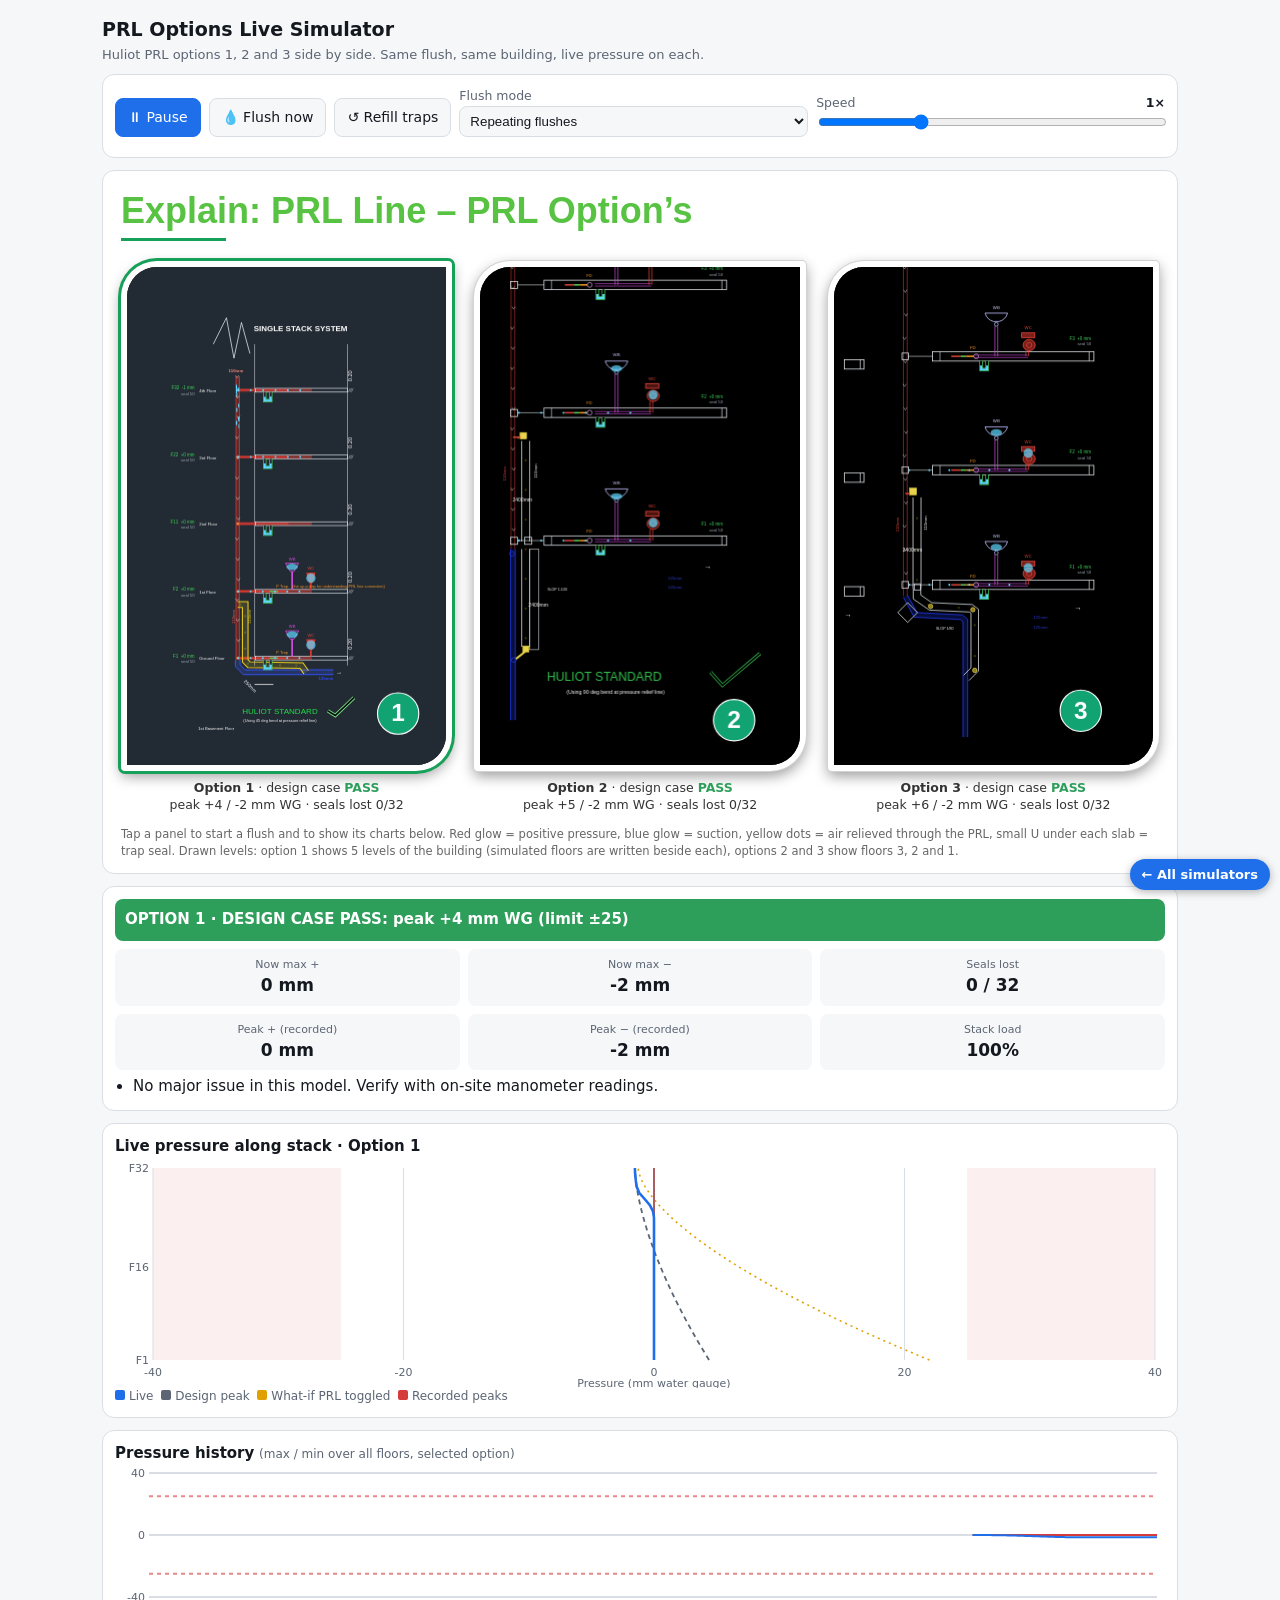
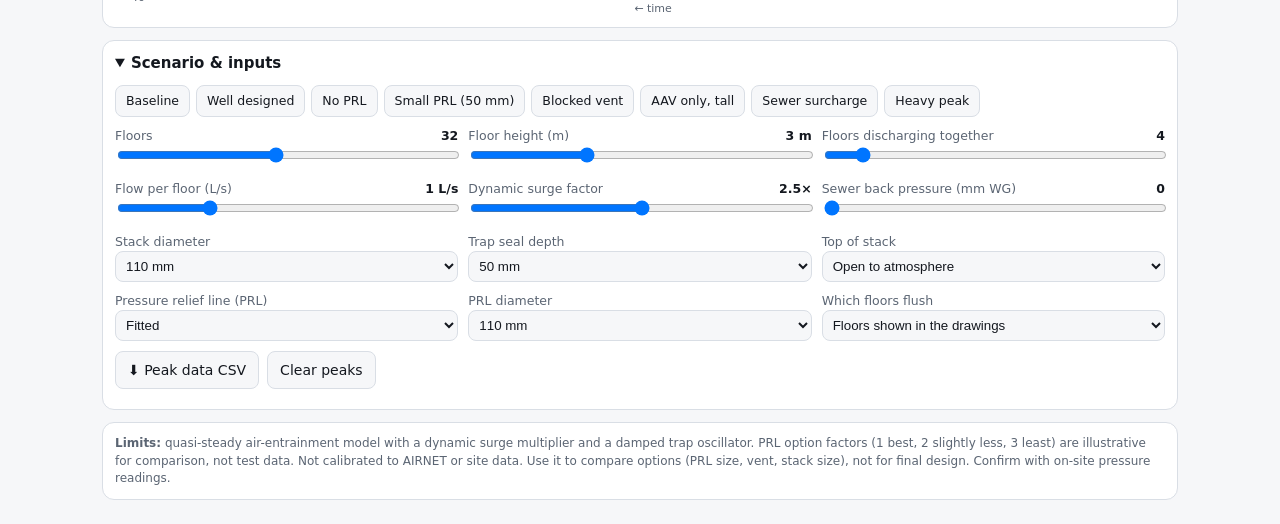
<file: sims/prl-options.html>
<!DOCTYPE html>
<html lang="en"><head><meta charset="utf-8">
<meta name="viewport" content="width=device-width, initial-scale=1, viewport-fit=cover">
<title>PRL Options Live Simulator</title>
<style>
:root{--bg:#f6f7f9;--card:#fff;--tx:#14181f;--mut:#5b6573;--bd:#d9dee5;--ac:#1f6feb;--ok:#2e9e5b;--wa:#e0a100;--er:#d63b3b;padding-top:env(safe-area-inset-top,0px);padding-bottom:env(safe-area-inset-bottom,0px)}
@media (prefers-color-scheme:dark){:root:not([data-theme="light"]){--bg:#101419;--card:#1a2029;--tx:#e8ecf1;--mut:#9aa6b4;--bd:#2c3542;--ac:#5aa2ff;--ok:#4cc582;--wa:#f0b72f;--er:#ff6b6b}}
:root[data-theme="dark"]{--bg:#101419;--card:#1a2029;--tx:#e8ecf1;--mut:#9aa6b4;--bd:#2c3542;--ac:#5aa2ff;--ok:#4cc582;--wa:#f0b72f;--er:#ff6b6b}
*{box-sizing:border-box}
body{margin:0 auto;background:var(--bg);color:var(--tx);font:15px/1.45 system-ui,-apple-system,"Segoe UI",Roboto,sans-serif;padding:12px;max-width:1100px}
h1{font-size:19px;margin:4px 0 2px}.sub{color:var(--mut);font-size:13px;margin-bottom:10px}
.card{background:var(--card);border:1px solid var(--bd);border-radius:12px;padding:12px;margin-bottom:12px}
.grid{display:grid;grid-template-columns:1fr 1fr;gap:10px}
@media(min-width:720px){.grid{grid-template-columns:repeat(3,1fr)}}
label{display:block;font-size:12.5px;color:var(--mut)}label b{color:var(--tx);float:right}
input[type=range]{width:100%}
select{width:100%;padding:6px;border-radius:8px;border:1px solid var(--bd);background:var(--bg);color:var(--tx)}
button{font:inherit;font-size:14px;padding:8px 12px;border-radius:8px;border:1px solid var(--bd);background:var(--bg);color:var(--tx);cursor:pointer}
button.pri{background:var(--ac);color:#fff;border-color:var(--ac)}
.row{display:flex;gap:8px;flex-wrap:wrap;align-items:end;margin-bottom:8px}
.row>div{flex:1;min-width:130px}
.kpi{display:grid;grid-template-columns:repeat(3,1fr);gap:8px;text-align:center}
.kpi div{background:var(--bg);border-radius:8px;padding:8px 4px}.kpi span{display:block;font-size:11px;color:var(--mut)}.kpi strong{font-size:17px}
canvas{display:block}
#cp{width:100%;height:230px}#cs{width:100%;height:150px}
.verdict{padding:10px;border-radius:8px;font-weight:600;color:#fff;margin-bottom:8px}
.note{font-size:12px;color:var(--mut)}ul{margin:6px 0 0 18px;padding:0}
.sw{display:inline-block;width:10px;height:10px;border-radius:2px;margin-right:4px}
details summary{cursor:pointer;font-weight:600}
.chips{display:flex;gap:6px;flex-wrap:wrap;margin-bottom:10px}.chips button{font-size:12.5px;padding:6px 10px}

/* ---- slide look ---- */
.slide{background:#fff;color:#222;border-radius:12px;padding:18px 18px 14px;margin-bottom:12px;border:1px solid var(--bd)}
.stitle{font:700 clamp(21px,4.4vw,36px)/1.1 "Segoe UI",Calibri,Arial,sans-serif;color:#58c243;margin:2px 0 8px}
.sbar{width:clamp(70px,9vw,105px);height:3px;background:#17a05a;margin:0 0 20px}
.panels{display:grid;grid-template-columns:repeat(3,1fr);gap:22px;align-items:start}
@media(max-width:760px){.panels{grid-template-columns:1fr;max-width:380px;margin:0 auto}}
.pw{display:flex;flex-direction:column;gap:8px}
.pnl{border:6px solid #fff;border-radius:36px 4px 36px 4px;box-shadow:0 0 0 1px #d3d3d3,0 5px 14px rgba(0,0,0,.4);overflow:hidden;cursor:pointer;line-height:0;background:#000}
.pnl.sel{box-shadow:0 0 0 3px #17a05a,0 5px 14px rgba(0,0,0,.4)}
.pnl canvas{width:100%;height:auto;aspect-ratio:340/530}
.cap{font-size:12.5px;color:#333;text-align:center;line-height:1.4}
.cap b{font-weight:700}
.sfoot{font-size:11.5px;color:#666;margin-top:12px}
</style></head><body><style>.hub-back{position:fixed;right:10px;bottom:calc(10px + env(safe-area-inset-bottom,0px));z-index:99;background:#1f6feb;color:#fff;font:600 13px system-ui,sans-serif;padding:8px 12px;border-radius:20px;text-decoration:none;box-shadow:0 2px 8px rgba(0,0,0,.3)}</style><a class="hub-back" href="https://claude.ai/artifact/CwDQXj6etUUZjSixqyweAR">← All simulators</a>
<h1>PRL Options Live Simulator</h1>
<div class="sub">Huliot PRL options 1, 2 and 3 side by side. Same flush, same building, live pressure on each.</div>

<div class="card">
 <div class="row">
  <button class="pri" id="bPlay">⏸ Pause</button>
  <button id="bFlush">💧 Flush now</button>
  <button id="bReset">↺ Refill traps</button>
  <div><label>Flush mode</label><select id="mode"><option value="cycle">Repeating flushes</option><option value="single">Single (manual)</option><option value="hold">Continuous load</option></select></div>
  <div><label>Speed <b id="v_speed">1×</b></label><input type="range" id="speed" min="0.2" max="3" step="0.1" value="1"></div>
 </div>
</div>

<div class="slide">
 <div class="stitle">Explain: PRL Line – PRL Option’s</div>
 <div class="sbar"></div>
 <div class="panels">
  <div class="pw"><div class="pnl sel" id="pn1"><canvas id="pc1"></canvas></div><div class="cap" id="cap1"></div></div>
  <div class="pw"><div class="pnl" id="pn2"><canvas id="pc2"></canvas></div><div class="cap" id="cap2"></div></div>
  <div class="pw"><div class="pnl" id="pn3"><canvas id="pc3"></canvas></div><div class="cap" id="cap3"></div></div>
 </div>
 <div class="sfoot">Tap a panel to start a flush and to show its charts below. Red glow = positive pressure, blue glow = suction, yellow dots = air relieved through the PRL, small U under each slab = trap seal. Drawn levels: option 1 shows 5 levels of the building (simulated floors are written beside each), options 2 and 3 show floors 3, 2 and 1.</div>
</div>

<div class="card">
 <div id="verdict" class="verdict"></div>
 <div class="kpi" id="kpi"></div>
 <ul id="recs"></ul>
</div>

<div class="card"><b id="ptitle">Live pressure along stack</b>
 <canvas id="cp"></canvas>
 <div class="note"><span class="sw" style="background:var(--ac)"></span>Live &nbsp;<span class="sw" style="background:var(--mut)"></span>Design peak &nbsp;<span class="sw" style="background:var(--wa)"></span>What-if PRL toggled &nbsp;<span class="sw" style="background:var(--er)"></span>Recorded peaks</div>
</div>

<div class="card"><b>Pressure history</b> <span class="note">(max / min over all floors, selected option)</span>
 <canvas id="cs"></canvas>
</div>

<div class="card">
 <details open><summary>Scenario &amp; inputs</summary>
  <div class="chips" style="margin-top:10px" id="presets"></div>
  <div class="grid" id="inputs"></div>
  <div class="row" style="margin-top:10px"><button id="bCsv">⬇ Peak data CSV</button><button id="bPeak">Clear peaks</button></div>
 </details>
</div>

<div class="card note"><b>Limits:</b> quasi-steady air-entrainment model with a dynamic surge multiplier and a damped trap oscillator. PRL option factors (1 best, 2 slightly less, 3 least) are illustrative for comparison, not test data. Not calibrated to AIRNET or site data. Use it to compare options (PRL size, vent, stack size), not for final design. Confirm with on-site pressure readings.</div>

<script>
/* =================== parameters =================== */
const P={N:32,H:3,D:110,nAct:4,qf:1.0,seal:50,vent:'open',prl:1,prlD:110,surge:2.5,sewer:0,pattern:'visible'};
const defs=[
['N','Floors',8,60,1,v=>v],['H','Floor height (m)',2.5,4,0.1,v=>v+' m'],
['nAct','Floors discharging together',1,32,1,v=>v],['qf','Flow per floor (L/s)',0.3,3,0.1,v=>v+' L/s'],
['surge','Dynamic surge factor',1,4,0.1,v=>v+'×'],['sewer','Sewer back pressure (mm WG)',0,40,1,v=>v]
];
const sels=[
['D','Stack diameter',[[100,'100 mm'],[110,'110 mm'],[125,'125 mm'],[150,'150 mm']]],
['seal','Trap seal depth',[[50,'50 mm'],[75,'75 mm']]],
['vent','Top of stack',[['open','Open to atmosphere'],['aav','Air admittance valve'],['blocked','Restricted / blocked']]],
['prl','Pressure relief line (PRL)',[[1,'Fitted'],[0,'Not fitted']]],
['prlD','PRL diameter',[[110,'110 mm'],[75,'75 mm'],[50,'50 mm']]],
['pattern','Which floors flush',[['visible','Floors shown in the drawings'],['random','Random floors'],['top','Top floors'],['bottom','Bottom floors'],['spread','Evenly spread']]]
];
const BASE={N:32,H:3,D:110,nAct:4,qf:1,seal:50,vent:'open',prl:1,prlD:110,surge:2.5,sewer:0,pattern:'visible'};
const presets=[
['Baseline',{}],['Well designed',{D:150,seal:75}],['No PRL',{prl:0}],['Small PRL (50 mm)',{prlD:50}],
['Blocked vent',{vent:'blocked'}],['AAV only, tall',{N:45,vent:'aav',prl:0,nAct:8}],
['Sewer surcharge',{sewer:30}],['Heavy peak',{nAct:12,qf:1.5,pattern:'top'}]
];
const TS=0.3,RISE=0.8,HOLD=3,TAU=1.2,OPTS=[1,2,3];
const $=id=>document.getElementById(id);
let RR={},AA={},OS={},SEL=1,C={},last=0,fcount=0,lastDt=0.016,CFG={};
const TL={t:0,t0:0,run:true,speed:1,mode:'cycle',act:[],fa:32,flushes:0,
 wat:Array.from({length:90},()=>Math.random()),air:Array.from({length:14},(_,i)=>i/14)};

/* =================== UI =================== */
const box=$('inputs');
defs.forEach(([k,l,mn,mx,st,f])=>{const d=document.createElement('div');d.innerHTML=`<label>${l}<b id="v_${k}">${f(P[k])}</b></label><input type="range" min="${mn}" max="${mx}" step="${st}" value="${P[k]}" id="i_${k}">`;box.appendChild(d);
 d.querySelector('input').oninput=e=>{P[k]=+e.target.value;$('v_'+k).textContent=f(P[k]);onParam(k)}});
sels.forEach(([k,l,o])=>{const d=document.createElement('div');d.innerHTML=`<label>${l}</label><select id="s_${k}">${o.map(x=>`<option value="${x[0]}">${x[1]}</option>`).join('')}</select>`;box.appendChild(d);
 d.querySelector('select').onchange=e=>{const v=e.target.value;P[k]=isNaN(v)?v:+v;onParam(k)}});
function syncUI(){
 defs.forEach(([k,,,,,f])=>{$('i_'+k).value=P[k];$('v_'+k).textContent=f(P[k])});
 sels.forEach(([k])=>{$('s_'+k).value=String(P[k])});
}
presets.forEach(([n,o])=>{const b=document.createElement('button');b.textContent=n;b.onclick=()=>{Object.assign(P,BASE,o);syncUI();initAll();recalc();TL.run=true;setPlayLabel()};$('presets').appendChild(b)});
function onParam(k){
 if(k==='N'||k==='seal'||k==='nAct'||k==='pattern')initAll();
 recalc();
}
function setPlayLabel(){$('bPlay').textContent=TL.run?'⏸ Pause':'▶ Play'}
$('bPlay').onclick=()=>{TL.run=!TL.run;setPlayLabel()};
$('bFlush').onclick=()=>{TL.run=true;setPlayLabel();pickActive()};
$('bReset').onclick=()=>{OPTS.forEach(k=>{OS[k].seal.fill(P.seal);OS[k].y.fill(0);OS[k].v.fill(0)})};
$('bPeak').onclick=()=>{OPTS.forEach(k=>{const O=OS[k];O.pk=0;O.pn=0;O.pmx.fill(0);O.pmn.fill(0);O.hist=[]})};
$('mode').onchange=e=>{TL.mode=e.target.value;pickActive()};
$('speed').oninput=e=>{TL.speed=+e.target.value;$('v_speed').textContent=TL.speed.toFixed(1)+'×'};
OPTS.forEach(k=>{$('pn'+k).onclick=()=>{SEL=k;OPTS.forEach(j=>$('pn'+j).classList.toggle('sel',j===k));TL.run=true;setPlayLabel();pickActive();recalc()}});
$('bCsv').onclick=()=>{const O=OS[SEL];let s='floor,peak_positive_mm,peak_negative_mm,residual_seal_mm\n';for(let i=0;i<P.N;i++)s+=`${i+1},${O.pmx[i].toFixed(1)},${O.pmn[i].toFixed(1)},${O.seal[i].toFixed(1)}\n`;
 const a=document.createElement('a');a.href=URL.createObjectURL(new Blob([s],{type:'text/csv'}));a.download='option'+SEL+'_stack_peaks.csv';a.click()};

/* =================== physics (steady screening model, per PRL option) =================== */
function sim(p){
 const g=9.81,rho=1.2,nu=1e-6,L=p.N*p.H;
 const D=(p.D-6)/1000,Q=Math.min(p.nAct,p.N)*p.qf/1000;
 const t=Math.cbrt(3*nu*Q/(Math.PI*D*9.81));
 const Vt=0.75*Q/(Math.PI*D*t);
 const Dc=D-2*t;
 const Qcap=4.0*Math.pow(p.D/110,8/3),fill=Q*1000/Qcap;
 const Kin={open:0.8,aav:4,blocked:25}[p.vent];
 const OPT={1:{kb:0.5,eff:1},2:{kb:1.0,eff:0.9},3:{kb:2.0,eff:0.85}}[p.prlOpt]||{kb:0.5,eff:1};
 const Kj=10*Math.min(2,Math.max(0.3,Q*1000/3));
 let Kbase=OPT.kb+Kj;
 if(p.prl){const r=Math.pow(p.prlD/p.D,2)*OPT.eff;Kbase=Kbase/Math.pow(1+1.5*r,2)*(1+0.02*2)}
 const fi=0.05,fw=0.02,K=Kin+Kbase,a=0.5*rho;
 let lo=0,hi=Vt;
 for(let i=0;i<60;i++){const m=(lo+hi)/2;const f=fi*(L/Dc)*a*(Vt-m)**2-fw*(L/D)*a*m*m-K*a*m*m;if(f>0)lo=m;else hi=m}
 const Va=(lo+hi)/2,q=a*Va*Va;
 const Ptop=-Kin*q*p.surge/g,Pb0=(Kbase*q*p.surge)/g;
 const pr=[],prDyn=[],sw=[];
 for(let f=1;f<=p.N;f++){const s=(p.N-f)/Math.max(1,p.N-1);const w=Math.pow(s,1.6);
  const d=Ptop+(Pb0-Ptop)*w,sv=p.sewer*w;prDyn.push(d);sw.push(sv);pr.push(d+sv)}
 return{pr,prDyn,sw,Vt,fill,Qcap,Va};
}
function recalc(){
 OPTS.forEach(k=>{RR[k]=sim({...P,prlOpt:k});AA[k]=sim({...P,prlOpt:k,prl:P.prl?0:1});
  const R=RR[k];R.mx=Math.max(...R.pr);R.mn=Math.min(...R.pr);R.bad=Math.max(R.mx,-R.mn)});
 colors();updateDOM(true);
}
const verdictOf=b=>b<25?['PASS','var(--ok)','#2e9e5b']:b<40?['MARGINAL','var(--wa)','#c98a00']:['FAIL','var(--er)','#d63b3b'];
function colors(){const cs=getComputedStyle(document.documentElement);['--bg','--card','--tx','--mut','--bd','--ac','--ok','--wa','--er'].forEach(n=>C[n]=cs.getPropertyValue(n).trim()||'#888')}
matchMedia('(prefers-color-scheme:dark)').addEventListener&&matchMedia('(prefers-color-scheme:dark)').addEventListener('change',colors);

/* =================== dynamic state =================== */
function newOpt(){const n=P.N;return{y:new Float32Array(n),v:new Float32Array(n),tgt:new Float32Array(n),seal:new Float32Array(n).fill(P.seal),
 pk:0,pn:0,pmx:new Float32Array(n),pmn:new Float32Array(n),hist:[],prlp:Array.from({length:8},(_,i)=>i/8)}}
function initAll(){OPTS.forEach(k=>OS[k]=newOpt());TL.t=0;TL.t0=0;TL.flushes=0;pickActive()}
function pickActive(){
 const n=P.N,k=Math.min(P.nAct,n);let a=[];
 if(P.pattern==='visible'){const s=new Set();[n,2,Math.round(n*.68),1,Math.round(n*.35),3].forEach(f=>{if(s.size<k&&f>=1&&f<=n)s.add(f)});while(s.size<k)s.add(1+Math.floor(Math.random()*n));a=[...s]}
 else if(P.pattern==='top'){for(let i=0;i<k;i++)a.push(n-i)}
 else if(P.pattern==='bottom'){for(let i=0;i<k;i++)a.push(1+i)}
 else if(P.pattern==='spread'){const s=new Set();for(let i=0;i<k;i++)s.add(Math.max(1,Math.min(n,Math.round(1+(i+0.5)*(n-1)/k))));a=[...s]}
 else{const s=new Set();while(s.size<k)s.add(1+Math.floor(Math.random()*n));a=[...s]}
 TL.act=a;TL.fa=Math.max(...a);TL.t0=TL.t;TL.flushes++;
}
function env(ph){
 if(ph<=0)return 0;
 if(ph<RISE){const s=ph/RISE;return s*s*(3-2*s)}
 if(TL.mode==='hold'||ph<RISE+HOLD)return 1;
 return Math.exp(-(ph-RISE-HOLD)/TAU);
}
const trav=()=>P.N*P.H/RR[1].Vt*TS;
function ef(f){const d=f<TL.fa?(TL.fa-f)*P.H/RR[1].Vt*TS:0;return env(TL.t-TL.t0-d)}
function step(dt){
 TL.t+=dt;
 const Tc=RISE+HOLD+4*TAU+trav()+1.5;
 if(TL.mode==='cycle'&&TL.t-TL.t0>Tc)pickActive();
 const sub=Math.max(1,Math.ceil(dt/0.02)),h=dt/sub,w0=2*Math.PI*1.3,z=0.22;
 OPTS.forEach(k=>{
  const O=OS[k],Rk=RR[k];let mx=-1e9,mn=1e9;
  for(let i=0;i<P.N;i++){
   const e=ef(i+1),tgt=Rk.prDyn[i]*Math.pow(e,1.5)+Rk.sw[i];O.tgt[i]=tgt;
   let y=O.y[i],v=O.v[i];
   for(let s=0;s<sub;s++){const a=w0*w0*(tgt-y)-2*z*w0*v;v+=a*h;y+=v*h}
   y=Math.max(-120,Math.min(120,y));O.y[i]=y;O.v[i]=v;
   const ay=Math.abs(y);if(ay>25)O.seal[i]=Math.max(0,O.seal[i]-(ay-25)*0.1*dt);
   if(tgt>O.pmx[i])O.pmx[i]=tgt;if(tgt<O.pmn[i])O.pmn[i]=tgt;
   if(tgt>mx)mx=tgt;if(tgt<mn)mn=tgt;
  }
  if(mx>O.pk)O.pk=mx;if(-mn>O.pn)O.pn=-mn;
  O.hist.push([mx,mn]);if(O.hist.length>400)O.hist.shift();
 });
 const rate=1/Math.max(1.5,trav()*0.9);
 TL.wat.forEach((s,i)=>TL.wat[i]=(s+dt*rate*(0.8+0.4*((i*7)%5)/5))%1);
 TL.air.forEach((u,i)=>TL.air[i]=(u+dt*0.28)%1);
 OPTS.forEach(k=>{const O=OS[k],p0=O.tgt[0];O.prlp.forEach((u,i)=>O.prlp[i]=(u+dt*(p0>3?0.5:0.08))%1)});
}
const colv=v=>{v=Math.abs(v);return v<25?C['--ok']:v<40?C['--wa']:C['--er']};
const cv2=v=>{v=Math.abs(v);return v<25?'#43d65c':v<40?'#f0b72f':'#ff6b6b'};

/* =================== CAD drawing helpers (units = slide px, panel is 340 x 530) =================== */
function ln(c,pts,col,w,close,dash){c.save();c.beginPath();pts.forEach((p,i)=>i?c.lineTo(p[0],p[1]):c.moveTo(p[0],p[1]));if(close)c.closePath();c.strokeStyle=col;c.lineWidth=w;c.lineJoin='miter';if(dash)c.setLineDash(dash);c.stroke();c.restore()}
function rc(c,x,y,w,h,col,lw,fill){if(fill){c.fillStyle=fill;c.fillRect(x,y,w,h)}c.strokeStyle=col;c.lineWidth=lw||.8;c.strokeRect(x,y,w,h)}
function ci(c,x,y,r,col,lw,fill){c.beginPath();c.arc(x,y,r,0,7);if(fill){c.fillStyle=fill;c.fill()}if(col){c.strokeStyle=col;c.lineWidth=lw||.8;c.stroke()}}
function txt(c,t,x,y,o){o=o||{};c.save();c.translate(x,y);if(o.rot)c.rotate(o.rot*Math.PI/180);c.font=(o.b?'bold ':'')+(o.s||5)+'px Arial,Helvetica,sans-serif';c.fillStyle=o.c||'#fff';c.textAlign=o.a||'center';c.textBaseline='middle';c.fillText(t,0,0);c.restore()}
function offs(pts,d){
 const n=pts.length,seg=[],out=[];
 for(let i=0;i<n-1;i++){const dx=pts[i+1][0]-pts[i][0],dy=pts[i+1][1]-pts[i][1],l=Math.hypot(dx,dy)||1;seg.push([dx/l,dy/l])}
 const nx=i=>-seg[i][1]*d,ny=i=>seg[i][0]*d;
 out.push([pts[0][0]+nx(0),pts[0][1]+ny(0)]);
 for(let i=1;i<n-1;i++){
  const a=[pts[i][0]+nx(i-1),pts[i][1]+ny(i-1)],b=[pts[i][0]+nx(i),pts[i][1]+ny(i)],d1=seg[i-1],d2=seg[i];
  const cr=d1[0]*d2[1]-d1[1]*d2[0];
  if(Math.abs(cr)<1e-6)out.push(a);else{const t=((b[0]-a[0])*d2[1]-(b[1]-a[1])*d2[0])/cr;out.push([a[0]+d1[0]*t,a[1]+d1[1]*t])}
 }
 out.push([pts[n-1][0]+nx(n-2),pts[n-1][1]+ny(n-2)]);
 return out;
}
function dpipe(c,pts,w,col,lw,fill,dash){
 const A=offs(pts,w/2),B=offs(pts,-w/2);
 if(fill){c.beginPath();A.forEach((p,i)=>i?c.lineTo(p[0],p[1]):c.moveTo(p[0],p[1]));B.slice().reverse().forEach(p=>c.lineTo(p[0],p[1]));c.closePath();c.fillStyle=fill;c.fill()}
 ln(c,A,col,lw,false,dash);ln(c,B,col,lw,false,dash);
}
function polyLen(pts){let L=0;for(let i=1;i<pts.length;i++)L+=Math.hypot(pts[i][0]-pts[i-1][0],pts[i][1]-pts[i-1][1]);return L}
function polyAt(pts,d){
 for(let i=1;i<pts.length;i++){
  const dx=pts[i][0]-pts[i-1][0],dy=pts[i][1]-pts[i-1][1],l=Math.hypot(dx,dy)||1e-6;
  if(d<=l||i===pts.length-1){const t=Math.min(1,d/l);return[pts[i-1][0]+dx*t,pts[i-1][1]+dy*t,dx/l,dy/l]}
  d-=l;
 }
}
/* fixtures */
function wbFun(c,x,top,ys){ln(c,[[x-7,top],[x+7,top],[x+1.8,top+9],[x-1.8,top+9]],'#d34fe0',.9,true);ln(c,[[x,top+9],[x,ys]],'#d34fe0',1.8);txt(c,'WB',x,top-4,{s:4.4,c:'#d34fe0'})}
function wcFun(c,x,top,ys){c.beginPath();c.moveTo(x-5,top);c.lineTo(x+5,top);c.lineTo(x+3,top+8);c.lineTo(x+1,top+12);c.lineTo(x-1,top+12);c.lineTo(x-3,top+8);c.closePath();c.fillStyle='#d9362c';c.fill();ln(c,[[x,top+12],[x,ys]],'#d9362c',2);txt(c,'WC',x,top-4,{s:4.4,c:'#e0443a'})}
function wbDish(c,x,yr,ys){
 c.beginPath();c.moveTo(x-12,yr);c.lineTo(x+12,yr);c.quadraticCurveTo(x+10,yr+7,x+3,yr+9);c.lineTo(x-3,yr+9);c.quadraticCurveTo(x-10,yr+7,x-12,yr);
 c.strokeStyle='#b9b8f6';c.lineWidth=.9;c.stroke();ci(c,x,yr+12,2,'#b9b8f6',.8);
 dpipe(c,[[x,yr+14],[x,ys]],3,'#c04ad0',.8);txt(c,'WB',x,yr-6,{s:4.6,c:'#cfd0ff'});
}
function wcShape(c,x,yt,ys,fill){
 rc(c,x-7,yt,14,5,'#e0443a',.9,fill);
 c.beginPath();c.ellipse(x+1,yt+13,6.5,6,0,0,7);if(fill){c.fillStyle=fill;c.fill()}c.strokeStyle='#e0443a';c.lineWidth=.9;c.stroke();
 ci(c,x+1,yt+13,2.8,'#e0443a',.8);dpipe(c,[[x-1,yt+19],[x-1,ys]],3,'#e0443a',.8);txt(c,'WC',x,yt-5,{s:4.6,c:'#e0443a'});
}
function branchBits(c,x0,y){ln(c,[[x0,y],[x0+10,y]],'#e0443a',1.6);ln(c,[[x0+10,y],[x0+16,y]],'#5fd35f',1.6);ln(c,[[x0+16,y],[x0+24,y]],'#ff9a28',1.6);ci(c,x0+26.5,y,2.6,'#e8b0f0',.7)}
function checkMark(c,pts,col){c.save();c.lineJoin='miter';c.strokeStyle=col;c.lineWidth=3.6;c.beginPath();pts.forEach((p,i)=>i?c.lineTo(p[0],p[1]):c.moveTo(p[0],p[1]));c.stroke();c.strokeStyle='#000';c.lineWidth=1.8;c.stroke();c.restore()}
function badge(c,x,y,n){ci(c,x,y,22,'#fff',1.2,'#12a373');txt(c,String(n),x,y+1,{s:26,b:1})}

/* =================== panel geometry (per slide) =================== */
const floorMap=()=>{const n=P.N;return[n,Math.round(n*.68),Math.round(n*.35),2,1]};
function cfgFor(k){
 const n=P.N,m=floorMap();
 if(k===1){const ys=[131,202,273,345,416];
  return{bg:'#222a33',sw:3.2,psw:5,
   main:[[118,116],[118,418],[118,424],[125,431],[220,431]],
   prl:[[118,359],[126,359],[126,419],[130,423],[186,424],[191,431]],
   anch:ys.map((y,i)=>[y,m[i]]),base:[125,428],trapX:150,
   floors:ys.map((y,i)=>({y,sim:m[i],br:[[i>=3?196:197,y],[118,y]],jn:[118,y],ro:[72,y,'right'],trapY:y+2,
    fx:i===3?[['wb',176,319],['wc',196,331]]:i===4?[['wb',176,391],['wc',196,402]]:[]}))};}
 if(k===2){const ys=[19,155,291],m2=[3,2,1];
  return{bg:'#000',sw:3.4,psw:5,
   main:[[35,0],[35,300],[35,482]],
   prl:[[35,182],[48.5,182],[48.5,404],[38,417]],
   anch:ys.map((y,i)=>[y,m2[i]]),base:[35,300],trapX:128,
   floors:ys.map((y,i)=>({y,sim:m2[i],br:i===0?[[182,0],[182,y],[40,y]]:[[182,y],[40,y]],jn:[35,y],ro:[258,y-15,'right'],trapY:y+5,
    fx:i===0?[]:[['wb',145,y-47],['wc',184,y-19]]}))};}
 const ys=[95,216,338],m3=[3,2,1];
 return{bg:'#000',sw:3.4,psw:5,
  main:[[76,0],[76,350],[87,370],[136,372.5],[140,376],[140,500]],
  prl:[[76,241],[88.5,241],[88.5,351],[103,361],[146,363],[150,366],[150,428],[141,437]],
  anch:ys.map((y,i)=>[y,m3[i]]),base:[76,350],trapX:160,
  floors:ys.map((y,i)=>({y,sim:m3[i],br:[[207,y],[79,y]],jn:[76,y],ro:[274,y-17,'right'],trapY:y+5,
   fx:[['wb',173,y-40],['wc',207,y-18]]}))};
}

/* =================== static CAD art for the 3 slide panels =================== */
function art1(c,g){
 c.fillStyle=g.bg;c.fillRect(0,0,340,530);
 txt(c,'SINGLE STACK SYSTEM',185,66,{s:8.5,b:1});
 ln(c,[[92,82],[106,54],[114,97],[122,59],[131,92]],'#e8edf2',.8);
 ln(c,[[136,82],[136,424]],'#cfd6dd',.6);ln(c,[[235,82],[235,424]],'#cfd6dd',.6);
 const ys=[131,202,273,345,416],nm=['4th Floor','3rd Floor','2nd Floor','1st Floor','Ground Floor'];
 ys.forEach((y,i)=>{
  ln(c,[[118,y],[197,y]],'rgba(214,60,52,.55)',3.4);ln(c,[[118,y],[172,y]],'#e8392f',1.3);
  rc(c,137,y-2,98,4,'#e7ecf1',.7);
  for(let h=0;h<3;h++)ln(c,[[236+h*1.6,y+2],[238+h*1.6,y-2]],'#cfd6dd',.5);
  txt(c,nm[i],77,y+1,{s:4.6,a:'left'});
  txt(c,'0.20',238,y-15,{s:6,rot:-90});
  ci(c,118,y,1.4,null,0,'#f5b042');
 });
 dpipe(c,[[118,116],[118,418]],3.6,'#e8392f',.8,'rgba(232,57,47,.25)');
 txt(c,P.D+'mm',116,110.5,{s:4.6,b:1,c:'#ff8a80'});
 [[345,315,325],[416,387,396]].forEach(([y,tb,tc],i)=>{
  wbFun(c,176,tb,y-2);wcFun(c,196,tc,y-2);
  ln(c,[[152,y],[161,y]],'#5fd35f',1.4);
  txt(c,i?'P Trap':'P Trap.   (the up p-trap for understanding PRL line connection)',159,y-5.5,{s:4.2,a:'left',c:'#ff9a28'});
 });
 // drain (blue) and PRL (yellow)
 dpipe(c,[[118,418],[118,424],[125,431],[220,431]],5,'#3556ff',1,'rgba(53,86,255,.22)');
 if(P.prl)dpipe(c,g.prl,6,'#f2d21b',1.1,'rgba(242,210,27,.14)');
 else dpipe(c,g.prl,6,'#666',.8,null,[2,2]);
 txt(c,P.D+'mm',114,372,{s:4.4,c:'#ff5a4d',rot:-90});
 txt(c,P.prlD+'mm',131,372,{s:4.4,c:'#f2d21b',rot:-90});
 txt(c,'125mm',212,438,{s:4.6,b:1,c:'#2f4bff'});txt(c,'→',226,432,{s:7});
 txt(c,'250mm',131,446,{s:5,rot:45});ln(c,[[136,444],[156,444]],'#fff',.8);
 if(P.prl){
  txt(c,'HULIOT STANDARD',163,473,{s:8.6,c:'#22e04a'});
  checkMark(c,[[214,472],[222,477],[242,458]],'#7de88a');
  txt(c,'(Using 45 deg bend at pressure relief line)',163,483,{s:4.2});
 }else{
  txt(c,'NO PRL FITTED',163,473,{s:10.5,c:'#ff6b6b'});
  txt(c,'(base pressure not relieved)',163,483,{s:4.2});
 }
 txt(c,'1st Basement Floor',76,491,{s:4.4,a:'left'});
 badge(c,289,475,1);
}
function art2(c,g){
 c.fillStyle=g.bg;c.fillRect(0,0,340,530);
 dpipe(c,[[35,0],[35,300]],4,'#b3332c',.7);
 dpipe(c,[[35,300],[35,482]],5,'#2038e8',.9,'rgba(32,56,232,.25)');
 [19,155,291].forEach((y,i)=>{
  const top=y-5;
  rc(c,68,top,194,10,'#e7ecf1',.8);ln(c,[[257,top],[257,top+10]],'#e7ecf1',.7);ln(c,[[76,top],[76,top+10]],'#e7ecf1',.6);
  rc(c,32.5,y-3.5,7.5,7.5,'#e7ecf1',.8);ln(c,[[40,y],[68,y]],'#e7ecf1',.6);
  branchBits(c,90,y);
  dpipe(c,[[122,y],[182,y]],2.6,'#c04ad0',.7);
  txt(c,'FD',116,y-10,{s:4.6,c:'#ff9a28'});
  if(i===0){dpipe(c,[[145,0],[145,y]],3,'#c04ad0',.8);dpipe(c,[[181,0],[181,y]],3,'#e0443a',.8)}
  else{wbDish(c,145,y-55,y);wcShape(c,183,y-31,y,'#4a1410')}
 });
 // PRL (white double pipe + yellow fittings)
 if(P.prl){
  dpipe(c,[[48.5,185],[48.5,292]],8.5,'#e7ecf1',.8);dpipe(c,[[48.5,300],[48.5,404]],8.5,'#e7ecf1',.8);
  rc(c,53,300,9.5,107,'#e7ecf1',.6);
  rc(c,42.5,176,7,7,'#e8d34a',.5,'#e8d34a');ln(c,[[35,181],[43,181]],'#e0443a',1.6);
  rc(c,47.5,287.5,7.5,7.5,'#e7ecf1',.8);
  rc(c,45.5,403,6.5,6.5,'#e8d34a',.5,'#e8d34a');ln(c,[[48,409],[38,417]],'#e8d34a',2.2);
 }else{
  ln(c,[[48.5,185],[48.5,404]],'#666',1,false,[2,2]);txt(c,'NO PRL',60,200,{s:5,c:'#ff6b6b',a:'left'});
 }
 ci(c,34,305,2.5,'#2038e8',.8);ci(c,36,418,2.5,'#2038e8',.8);
 txt(c,P.D+'mm',26,220,{s:4.6,c:'#e0443a',rot:-90});txt(c,P.prlD+'mm',60,217,{s:4.6,rot:-90});
 txt(c,'2400mm',45,248,{s:5.4});txt(c,'2400mm',62,360,{s:5.4});
 txt(c,'SLOP 1:100',82,343,{s:3.8});
 txt(c,'→',242,320,{s:8});txt(c,'125mm',207,331,{s:4.6,c:'#2a3bd0'});txt(c,'125mm',207,341,{s:4.6,c:'#2a3bd0'});
 if(P.prl){
  txt(c,'HULIOT STANDARD',132,437,{s:13,c:'#31bf4c'});
  txt(c,'(Using 90 deg bend at pressure relief line)',144,452,{s:5.6});
  checkMark(c,[[245,431],[257.5,445],[297.5,411]],'#35b04a');
 }else{
  txt(c,'NO PRL FITTED',132,437,{s:13,c:'#ff6b6b'});txt(c,'(base pressure not relieved)',144,452,{s:5.6});
 }
 badge(c,270,482,2);
}
function art3(c,g){
 c.fillStyle=g.bg;c.fillRect(0,0,340,530);
 [103.5,224,345].forEach(y=>{rc(c,11,y-5,21,10,'#e7ecf1',.8);ln(c,[[28,y-5],[28,y+5]],'#e7ecf1',.7)});
 dpipe(c,[[76,0],[76,350]],4,'#b3332c',.7);
 dpipe(c,g.main.slice(1),5,'#2038e8',.9,'rgba(32,56,232,.25)');
 [95,216,338].forEach((y,i)=>{
  const top=y-5;
  rc(c,105,top,172,10,'#e7ecf1',.8);ln(c,[[272,top],[272,top+10]],'#e7ecf1',.7);ln(c,[[113,top],[113,top+10]],'#e7ecf1',.6);
  rc(c,72.5,y-3.5,7,7,'#e7ecf1',.8);ln(c,[[79.5,y],[105,y]],'#e7ecf1',.6);
  branchBits(c,125,y);
  dpipe(c,[[150,y],[207,y]],2.6,'#c04ad0',.7);
  txt(c,'FD',148,y-9,{s:4.6,c:'#ff9a28'});
  wbDish(c,173,y-46,y);wcShape(c,207,y-25,y,'#7a1f19');
 });
 if(P.prl){
  const loop=[[88.5,342],[88.5,351],[103,361],[146,363],[150,366],[150,428],[141,437]];
  dpipe(c,[[88.5,245],[88.5,342]],8.5,'#e7ecf1',.8);
  dpipe(c,loop,8,'#e7ecf1',.8);
  rc(c,80.5,235,7.5,7.5,'#e8d34a',.5,'#e8d34a');ln(c,[[76,241],[81,241]],'#e0443a',1.6);
  rc(c,85.5,337,6.5,6.5,'#e7ecf1',.8);
  [[103,361],[148,364.5],[150,429]].forEach(p=>ci(c,p[0],p[1],2.3,'#e8d34a',.8,'#8a7a1c'));
 }else{
  dpipe(c,g.prl.slice(1),7,'#666',.8,null,[2,2]);txt(c,'NO PRL',96,262,{s:5,c:'#ff6b6b',a:'left'});
 }
 ln(c,[[78.5,357],[89,367.5],[78.5,378],[68,367.5]],'#e7ecf1',.8,true);
 txt(c,P.D+'mm',68.5,274,{s:4.6,c:'#e0443a',rot:-90});txt(c,P.prlD+'mm',97.5,272.5,{s:4.6,rot:-90});
 txt(c,'2400mm',83.5,301.5,{s:5.4});
 txt(c,'SLOP 1/80',118,385,{s:3.8});
 txt(c,'125mm',220,373,{s:4.6,c:'#2a3bd0'});txt(c,'125mm',220,383,{s:4.6,c:'#2a3bd0'});
 txt(c,'→',260,363,{s:8});txt(c,'→',15,371,{s:8});
 badge(c,263,472,3);
}
const ART={1:art1,2:art2,3:art3};

/* =================== live overlay on each panel =================== */
function glow(c,x,y,p){
 if(Math.abs(p)<4)return;const r=9+Math.min(60,Math.abs(p))*.3,col=p>0?'232,57,47':'74,115,255';
 const gr=c.createRadialGradient(x,y,1,x,y,r);gr.addColorStop(0,'rgba('+col+','+Math.min(.5,Math.abs(p)/70)+')');gr.addColorStop(1,'rgba('+col+',0)');
 c.fillStyle=gr;c.fillRect(x-r,y-r,2*r,2*r);
}
function drawTrap(c,x,y0,yy,sl,bg){
 const dp=9,w=3.2,lost=sl<25,col=lost?'#ff6b6b':cv2(yy);
 const lb=y0+dp-1.2-Math.max(0,sl*.06),dy=Math.max(-2.6,Math.min(2.6,yy*.07));
 const ll=Math.max(y0+1,lb-dy),lr=Math.max(y0+1,lb+dy);
 const U=[[x-w,y0],[x-w,y0+dp],[x+w,y0+dp],[x+w,y0]];
 ln(c,U,col,3.6);ln(c,U,bg,2.2);
 ln(c,[[x-w,ll],[x-w,y0+dp],[x+w,y0+dp],[x+w,lr]],'#5fd8ff',2.2);
}
function overlay(c,k){
 const g=CFG[k],O=OS[k],N=P.N,e0=env(TL.t-TL.t0),ge=Math.min(1,e0*1.1),p0=O.tgt[0];
 const fAt=y=>{const a=g.anch;if(y<=a[0][0])return a[0][1];for(let i=1;i<a.length;i++){if(y<=a[i][0]){const t=(y-a[i-1][0])/(a[i][0]-a[i-1][0]);return a[i-1][1]+(a[i][1]-a[i-1][1])*t}}return a[a.length-1][1]};
 const pAt=f=>{f=Math.max(1,Math.min(N,f));const a=Math.floor(f),b=Math.ceil(f),t=f-a;return O.tgt[a-1]*(1-t)+O.tgt[b-1]*t};
 const Lp=polyLen(g.main);
 /* pressure tint along stack and drain */
 c.lineCap='butt';
 for(let d=0;d<Lp;d+=3){
  const a=polyAt(g.main,d),b=polyAt(g.main,Math.min(Lp,d+3.2)),p=pAt(fAt(a[1])),al=Math.min(.6,Math.abs(p)/55);
  if(al<.03)continue;c.strokeStyle=p>0?'rgba(232,57,47,'+al+')':'rgba(74,115,255,'+al+')';c.lineWidth=g.sw;
  c.beginPath();c.moveTo(a[0],a[1]);c.lineTo(b[0],b[1]);c.stroke();
 }
 if(P.prl){const al=Math.min(.5,Math.abs(p0)/55);if(al>=.03){c.strokeStyle=p0>0?'rgba(232,57,47,'+al+')':'rgba(74,115,255,'+al+')';c.lineWidth=g.psw-1.5;c.lineJoin='miter';ln(c,g.prl,c.strokeStyle,g.psw-1.5)}}
 /* falling water */
 TL.wat.forEach((s,i)=>{
  const pt=polyAt(g.main,s*Lp);if(!pt)return;
  const f=fAt(pt[1]);if(f>TL.fa+.5)return;const e=ef(f);if(e<.1)return;
  const off=(i%2?-1:1)*(g.sw*.5-.2-((i*13)%5)*.12),nx=-pt[3],ny=pt[2],x=pt[0]+nx*off,y=pt[1]+ny*off;
  c.strokeStyle='#5fd8ff';c.globalAlpha=Math.min(1,e);c.lineWidth=1.1;c.lineCap='round';
  c.beginPath();c.moveTo(x,y);c.lineTo(x+pt[2]*3.2,y+pt[3]*3.2);c.stroke();c.globalAlpha=1;c.lineCap='butt';
 });
 /* air chevrons in the stack core */
 const a0=g.main.slice(0,2),La=polyLen(a0);
 TL.air.forEach((u,i)=>{
  const pt=polyAt(a0,u*La),x=pt[0]+((i%3)-1)*g.sw*.22,y=pt[1];
  c.strokeStyle='#e9edf2';c.globalAlpha=.55*ge;c.lineWidth=.8;c.beginPath();c.moveTo(x-1.8,y-1.6);c.lineTo(x,y+1.2);c.lineTo(x+1.8,y-1.6);c.stroke();c.globalAlpha=1;
 });
 /* PRL air relief */
 if(P.prl){
  const rp=g.prl.slice().reverse(),Lq=polyLen(rp),act=Math.max(0,Math.min(1,p0/20));
  if(act>.05){c.save();c.shadowColor='#f2d21b';c.shadowBlur=10*act;ln(c,g.prl,'rgba(242,210,27,'+(.35*act)+')',g.psw);c.restore()}
  O.prlp.forEach(u=>{const pt=polyAt(rp,u*Lq);if(!pt)return;c.fillStyle='#f2d21b';c.globalAlpha=.25+.75*act;c.beginPath();c.arc(pt[0],pt[1],1.2,0,7);c.fill();c.globalAlpha=1});
 }
 /* floors: branch flow, fixtures, glow, readouts, traps */
 g.floors.forEach(fl=>{
  const i=fl.sim-1,p=O.tgt[i],y=O.y[i],sl=O.seal[i],lost=sl<25,on=TL.act.includes(fl.sim)&&e0>.05;
  if(on){
   const Lb=polyLen(fl.br);
   for(let kk=0;kk<6;kk++){const ph=(TL.t*TL.speed*.9+kk/6)%1,pt=polyAt(fl.br,ph*Lb);c.fillStyle='#5fd8ff';c.globalAlpha=Math.min(1,e0);c.beginPath();c.arc(pt[0],pt[1],1.1,0,7);c.fill();c.globalAlpha=1}
   fl.fx.forEach(([t,x,yy])=>{c.fillStyle='rgba(95,216,255,'+(.2+.5*e0)+')';c.beginPath();c.ellipse(x,yy,t==='wb'?6:5,t==='wb'?3.5:5,0,0,7);c.fill()});
  }
  glow(c,fl.jn[0],fl.jn[1],p);
  const wcf=fl.fx.find(f=>f[0]==='wc');
  if(y>35&&wcf){c.fillStyle='rgba(95,216,255,.9)';for(let q=0;q<3;q++){c.beginPath();c.arc(wcf[1]-3+Math.random()*6,wcf[2]-12-Math.random()*8,.9,0,7);c.fill()}}
  txt(c,'F'+fl.sim+'  '+(y>=0?'+':'')+y.toFixed(0)+' mm',fl.ro[0],fl.ro[1]-2,{s:4.8,a:fl.ro[2],c:lost?'#ff6b6b':cv2(y)});
  txt(c,lost?'SEAL LOST':'seal '+sl.toFixed(0),fl.ro[0],fl.ro[1]+4,{s:4.5,a:fl.ro[2],c:lost?'#ff6b6b':'#9aa6b4'});
  drawTrap(c,g.trapX,fl.trapY,y,sl,g.bg);
 });
 glow(c,g.base[0],g.base[1],p0);
}
function setupP(cv){
 const dpr=window.devicePixelRatio||1,W=cv.clientWidth||340,bw=Math.round(W*dpr),bh=Math.round(bw*530/340);
 if(cv.width!==bw||cv.height!==bh){cv.width=bw;cv.height=bh}
 const c=cv.getContext('2d');c.setTransform(bw/340,0,0,bw/340,0,0);return c;
}

/* =================== charts (selected option) =================== */
function setup(cv,hh){const dpr=window.devicePixelRatio||1,W=cv.clientWidth,H=hh||cv.clientHeight;
 if(cv.width!==Math.round(W*dpr)||cv.height!==Math.round(H*dpr)){cv.width=Math.round(W*dpr);cv.height=Math.round(H*dpr)}
 const c=cv.getContext('2d');c.setTransform(dpr,0,0,dpr,0,0);c.clearRect(0,0,W,H);return{c,W,H}}
function chartLimits(){const O=OS[SEL];return Math.max(40,Math.ceil(Math.max(...RR[SEL].pr.map(Math.abs),...AA[SEL].pr.map(Math.abs),O.pk,O.pn)/10)*10)}
function drawProfile(){
 const {c,W,H}=setup($('cp'),230),O=OS[SEL],R=RR[SEL],A=AA[SEL];
 const N=P.N,lim=chartLimits(),L=38,Rr=W-10,T=10,B=H-28;
 const X=v=>L+(v+lim)/(2*lim)*(Rr-L),Y=f=>B-(f-1)/Math.max(1,N-1)*(B-T);
 c.font='11px system-ui';
 c.fillStyle=C['--er'];c.globalAlpha=.08;c.fillRect(X(25),T,Rr-X(25),B-T);c.fillRect(L,T,X(-25)-L,B-T);c.globalAlpha=1;
 c.strokeStyle=C['--bd'];c.fillStyle=C['--mut'];c.textAlign='center';c.lineWidth=1;
 for(let v=-lim;v<=lim;v+=lim/2){c.beginPath();c.moveTo(X(v),T);c.lineTo(X(v),B);c.stroke();c.fillText(Math.round(v),X(v),H-12)}
 c.strokeStyle=C['--tx'];c.beginPath();c.moveTo(X(0),T);c.lineTo(X(0),B);c.stroke();
 c.textAlign='right';[1,Math.round(N/2),N].forEach(f=>c.fillText('F'+f,L-4,Y(f)+4));
 c.textAlign='center';c.fillText('Pressure (mm water gauge)',(L+Rr)/2,H-1);
 const line=(arr,col,dash,w)=>{c.strokeStyle=col;c.lineWidth=w;c.setLineDash(dash);c.beginPath();for(let i=0;i<N;i++){const x=X(arr[i]),y=Y(i+1);i?c.lineTo(x,y):c.moveTo(x,y)}c.stroke();c.setLineDash([])};
 line(A.pr,C['--wa'],[2,4],1.6);line(R.pr,C['--mut'],[5,4],1.8);
 line(O.pmx,C['--er'],[],1);line(O.pmn,C['--er'],[],1);line(O.tgt,C['--ac'],[],2.6);
}
function drawScope(){
 const {c,W,H}=setup($('cs'),150),O=OS[SEL];
 const lim=chartLimits(),L=34,Rr=W-8,T=8,B=H-18;
 const Y=v=>B-(v+lim)/(2*lim)*(B-T);
 c.font='11px system-ui';c.fillStyle=C['--mut'];c.textAlign='right';
 [-lim,0,lim].forEach(v=>{c.strokeStyle=C['--bd'];c.beginPath();c.moveTo(L,Y(v));c.lineTo(Rr,Y(v));c.stroke();c.fillText(Math.round(v),L-4,Y(v)+4)});
 c.setLineDash([4,4]);c.strokeStyle=C['--er'];c.globalAlpha=.6;[25,-25].forEach(v=>{c.beginPath();c.moveTo(L,Y(v));c.lineTo(Rr,Y(v));c.stroke()});c.setLineDash([]);c.globalAlpha=1;
 const n=O.hist.length;if(n<2)return;
 const X=i=>L+i/399*(Rr-L);
 [[0,C['--er']],[1,C['--ac']]].forEach(([k,col])=>{c.strokeStyle=col;c.lineWidth=2;c.beginPath();O.hist.forEach((h,i)=>{const x=X(i+400-n),y=Y(h[k]);i?c.lineTo(x,y):c.moveTo(x,y)});c.stroke()});
 c.textAlign='center';c.fillStyle=C['--mut'];c.fillText('← time',(L+Rr)/2,H-3);
}

/* =================== readouts =================== */
function updateDOM(full){
 OPTS.forEach(k=>{
  const O=OS[k],R=RR[k];if(!O||!R)return;
  let lost=0;for(let i=0;i<P.N;i++)if(O.seal[i]<25)lost++;
  const v=verdictOf(R.bad);
  $('cap'+k).innerHTML=`<b>Option ${k}</b> · design case <b style="color:${v[2]}">${v[0]}</b><br>peak +${R.mx.toFixed(0)} / ${R.mn.toFixed(0)} mm WG · seals lost ${lost}/${P.N}`;
 });
 const O=OS[SEL],R=RR[SEL];if(!O||!R)return;
 const v=verdictOf(R.bad),vd=$('verdict');
 vd.textContent='OPTION '+SEL+' · DESIGN CASE '+v[0]+': peak '+(R.mx>=-R.mn?'+'+R.mx.toFixed(0):R.mn.toFixed(0))+' mm WG (limit ±25)';vd.style.background=v[1];
 $('ptitle').textContent='Live pressure along stack · Option '+SEL;
 let mx=-1e9,mn=1e9,lost=0;
 for(let i=0;i<P.N;i++){const t=O.tgt[i];if(t>mx)mx=t;if(t<mn)mn=t;if(O.seal[i]<25)lost++}
 $('kpi').innerHTML=
  `<div><span>Now max +</span><strong>${mx.toFixed(0)} mm</strong></div><div><span>Now max −</span><strong>${mn.toFixed(0)} mm</strong></div><div><span>Seals lost</span><strong style="color:${lost?'var(--er)':'inherit'}">${lost} / ${P.N}</strong></div>`+
  `<div><span>Peak + (recorded)</span><strong>${O.pk.toFixed(0)} mm</strong></div><div><span>Peak − (recorded)</span><strong>${(-O.pn).toFixed(0)} mm</strong></div><div><span>Stack load</span><strong>${(R.fill*100).toFixed(0)}%</strong></div>`;
 if(full){
  const rc_=[];
  if(R.fill>1)rc_.push('Stack is overloaded ('+(R.fill*100).toFixed(0)+'% of ~'+R.Qcap.toFixed(1)+' L/s). Use a larger stack or a parallel vent stack.');
  if(R.mx>=25)rc_.push('Positive pressure at lower floors: '+(P.prl?'increase PRL size or add a second relief/vent connection at the base':'fit a PRL (110 mm) from the base to the upper stack')+(SEL>1?'. Option 1 (45° bends) relieves better than options 2 and 3 in this model.':'.'));
  if(-R.mn>=25)rc_.push('Negative pressure at upper floors: open the stack top fully, avoid AAV only, and add cross-vents every 5–8 floors.');
  if(P.sewer>5)rc_.push('Sewer back pressure is adding to the base pressure. Check surcharge and sewer venting.');
  if(!rc_.length)rc_.push('No major issue in this model. Verify with on-site manometer readings.');
  $('recs').innerHTML=rc_.map(x=>'<li>'+x+'</li>').join('');
 }
}

/* =================== main loop =================== */
function frame(ts){
 const now=ts/1000,dt=Math.min(0.05,now-last||0.016);last=now;lastDt=dt;
 if(TL.run)step(dt*TL.speed);
 OPTS.forEach(k=>{const cv=$('pc'+k),c=setupP(cv);CFG[k]=cfgFor(k);ART[k](c,CFG[k]);overlay(c,k)});
 drawProfile();drawScope();
 if(fcount++%5===0)updateDOM(false);
 requestAnimationFrame(frame);
}
colors();syncUI();recalc();initAll();updateDOM(true);
requestAnimationFrame(frame);
</script></body></html>
</file>
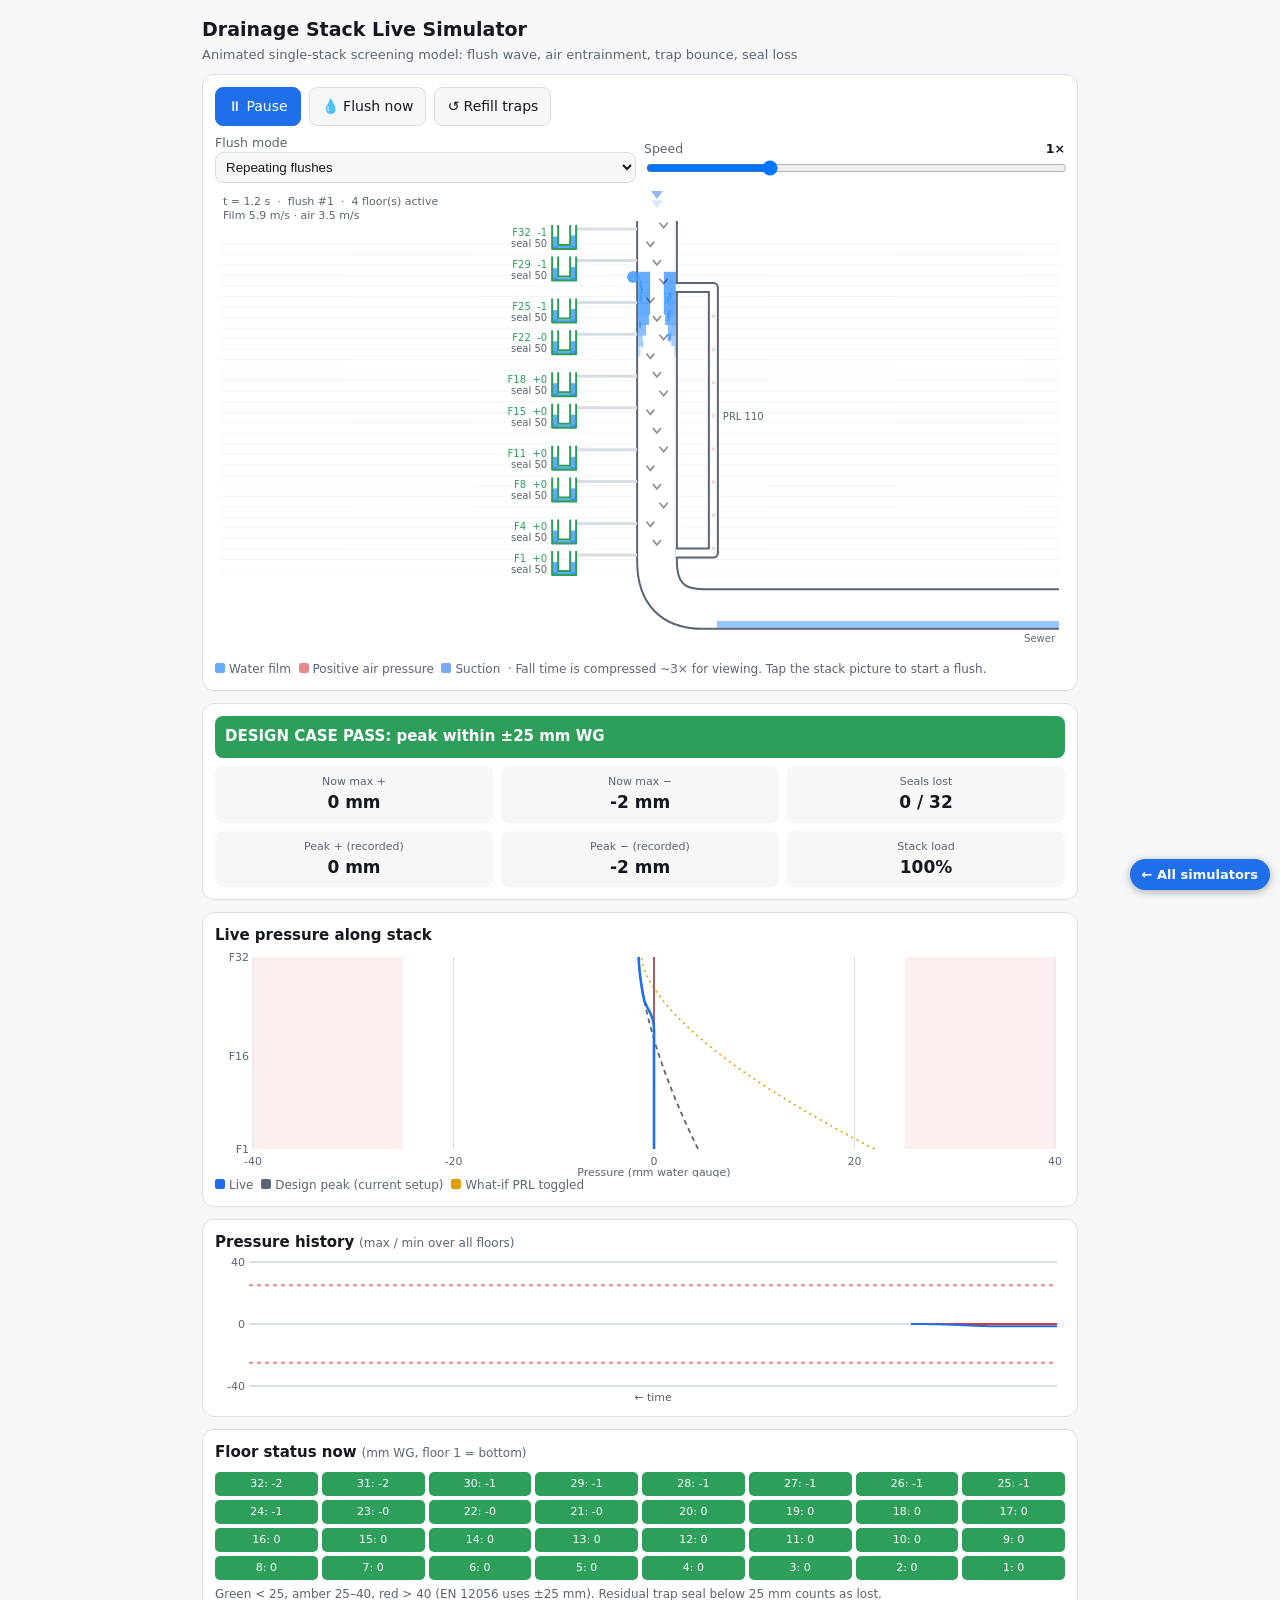
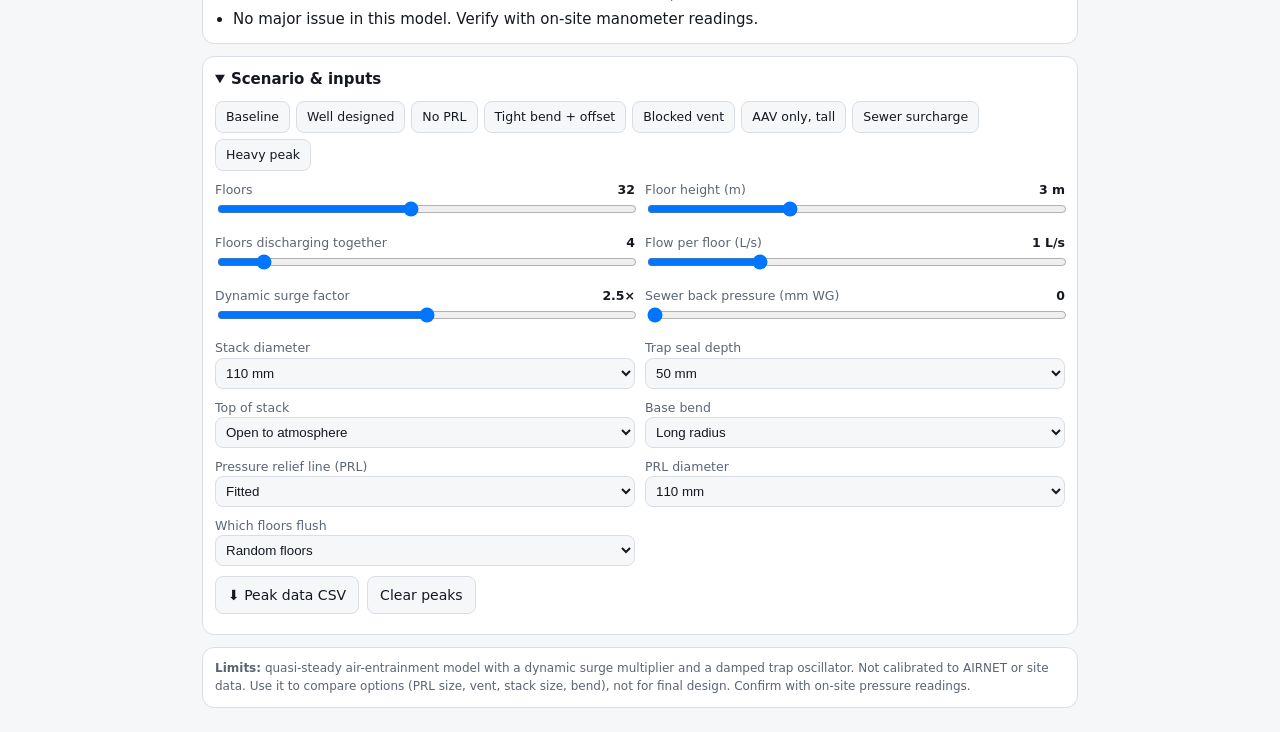
<file: sims/stack-basic.html>
<!DOCTYPE html>
<html lang="en"><head><meta charset="utf-8">
<meta name="viewport" content="width=device-width, initial-scale=1, viewport-fit=cover">
<title>Drainage Stack Live Simulator</title>
<style>
:root{--bg:#f6f7f9;--card:#fff;--tx:#14181f;--mut:#5b6573;--bd:#d9dee5;--ac:#1f6feb;--ok:#2e9e5b;--wa:#e0a100;--er:#d63b3b;padding-top:env(safe-area-inset-top,0px);padding-bottom:env(safe-area-inset-bottom,0px)}
@media (prefers-color-scheme:dark){:root:not([data-theme="light"]){--bg:#101419;--card:#1a2029;--tx:#e8ecf1;--mut:#9aa6b4;--bd:#2c3542;--ac:#5aa2ff;--ok:#4cc582;--wa:#f0b72f;--er:#ff6b6b}}
:root[data-theme="dark"]{--bg:#101419;--card:#1a2029;--tx:#e8ecf1;--mut:#9aa6b4;--bd:#2c3542;--ac:#5aa2ff;--ok:#4cc582;--wa:#f0b72f;--er:#ff6b6b}
*{box-sizing:border-box}
body{margin:0;background:var(--bg);color:var(--tx);font:15px/1.45 system-ui,-apple-system,"Segoe UI",Roboto,sans-serif;padding:12px;max-width:900px;margin:auto}
h1{font-size:19px;margin:4px 0 2px}.sub{color:var(--mut);font-size:13px;margin-bottom:10px}
.card{background:var(--card);border:1px solid var(--bd);border-radius:12px;padding:12px;margin-bottom:12px}
.grid{display:grid;grid-template-columns:1fr 1fr;gap:10px}
label{display:block;font-size:12.5px;color:var(--mut)}label b{color:var(--tx);float:right}
input[type=range]{width:100%}
select{width:100%;padding:6px;border-radius:8px;border:1px solid var(--bd);background:var(--bg);color:var(--tx)}
button{font:inherit;font-size:14px;padding:8px 12px;border-radius:8px;border:1px solid var(--bd);background:var(--bg);color:var(--tx);cursor:pointer}
button.pri{background:var(--ac);color:#fff;border-color:var(--ac)}
.row{display:flex;gap:8px;flex-wrap:wrap;align-items:end;margin-bottom:8px}
.row>div{flex:1;min-width:110px}
.kpi{display:grid;grid-template-columns:repeat(3,1fr);gap:8px;text-align:center}
.kpi div{background:var(--bg);border-radius:8px;padding:8px 4px}.kpi span{display:block;font-size:11px;color:var(--mut)}.kpi strong{font-size:17px}
canvas{width:100%;display:block}
#cv{height:470px}#cp{height:230px}#cs{height:150px}
.floors{display:grid;grid-template-columns:repeat(8,1fr);gap:4px}
.floors div{font-size:11px;text-align:center;border-radius:5px;padding:4px 0;color:#fff}
.verdict{padding:10px;border-radius:8px;font-weight:600;color:#fff;margin-bottom:8px}
.note{font-size:12px;color:var(--mut)}ul{margin:6px 0 0 18px;padding:0}
.sw{display:inline-block;width:10px;height:10px;border-radius:2px;margin-right:4px}
details summary{cursor:pointer;font-weight:600}
.chips{display:flex;gap:6px;flex-wrap:wrap;margin-bottom:10px}.chips button{font-size:12.5px;padding:6px 10px}
</style></head><body><style>.hub-back{position:fixed;right:10px;bottom:calc(10px + env(safe-area-inset-bottom,0px));z-index:99;background:#1f6feb;color:#fff;font:600 13px system-ui,sans-serif;padding:8px 12px;border-radius:20px;text-decoration:none;box-shadow:0 2px 8px rgba(0,0,0,.3)}</style><a class="hub-back" href="https://claude.ai/artifact/CwDQXj6etUUZjSixqyweAR">← All simulators</a>
<h1>Drainage Stack Live Simulator</h1>
<div class="sub">Animated single-stack screening model: flush wave, air entrainment, trap bounce, seal loss</div>

<div class="card">
 <div class="row">
  <button class="pri" id="bPlay">⏸ Pause</button>
  <button id="bFlush">💧 Flush now</button>
  <button id="bReset">↺ Refill traps</button>
 </div>
 <div class="row">
  <div><label>Flush mode</label><select id="mode"><option value="cycle">Repeating flushes</option><option value="single">Single (manual)</option><option value="hold">Continuous load</option></select></div>
  <div><label>Speed <b id="v_speed">1×</b></label><input type="range" id="speed" min="0.2" max="3" step="0.1" value="1"></div>
 </div>
 <canvas id="cv"></canvas>
 <div class="note"><span class="sw" style="background:rgba(60,150,255,.8)"></span>Water film &nbsp;<span class="sw" style="background:rgba(214,59,59,.6)"></span>Positive air pressure &nbsp;<span class="sw" style="background:rgba(31,111,235,.6)"></span>Suction &nbsp;· Fall time is compressed ~3× for viewing. Tap the stack picture to start a flush.</div>
</div>

<div class="card">
 <div id="verdict" class="verdict"></div>
 <div class="kpi" id="kpi"></div>
</div>

<div class="card"><b>Live pressure along stack</b>
 <canvas id="cp"></canvas>
 <div class="note"><span class="sw" style="background:var(--ac)"></span>Live &nbsp;<span class="sw" style="background:var(--mut)"></span>Design peak (current setup) &nbsp;<span class="sw" style="background:var(--wa)"></span>What-if PRL toggled</div>
</div>

<div class="card"><b>Pressure history</b> <span class="note">(max / min over all floors)</span>
 <canvas id="cs"></canvas>
</div>

<div class="card"><b>Floor status now</b> <span class="note">(mm WG, floor 1 = bottom)</span>
 <div class="floors" id="floors" style="margin-top:8px"></div>
 <div class="note" style="margin-top:6px">Green &lt; 25, amber 25–40, red &gt; 40 (EN 12056 uses ±25 mm). Residual trap seal below 25 mm counts as lost.</div>
 <ul id="recs"></ul>
</div>

<div class="card">
 <details open><summary>Scenario &amp; inputs</summary>
  <div class="chips" style="margin-top:10px" id="presets"></div>
  <div class="grid" id="inputs"></div>
  <div class="row" style="margin-top:10px"><button id="bCsv">⬇ Peak data CSV</button><button id="bPeak">Clear peaks</button></div>
 </details>
</div>

<div class="card note"><b>Limits:</b> quasi-steady air-entrainment model with a dynamic surge multiplier and a damped trap oscillator. Not calibrated to AIRNET or site data. Use it to compare options (PRL size, vent, stack size, bend), not for final design. Confirm with on-site pressure readings.</div>

<script>
const P={N:32,H:3,D:110,nAct:4,qf:1.0,seal:50,vent:'open',prl:1,prlD:110,bend:'long',surge:2.5,sewer:0,pattern:'random'};
const defs=[
['N','Floors',8,60,1,v=>v],['H','Floor height (m)',2.5,4,0.1,v=>v+' m'],
['nAct','Floors discharging together',1,32,1,v=>v],['qf','Flow per floor (L/s)',0.3,3,0.1,v=>v+' L/s'],
['surge','Dynamic surge factor',1,4,0.1,v=>v+'×'],['sewer','Sewer back pressure (mm WG)',0,40,1,v=>v]
];
const sels=[
['D','Stack diameter',[[100,'100 mm'],[110,'110 mm'],[125,'125 mm'],[150,'150 mm']]],
['seal','Trap seal depth',[[50,'50 mm'],[75,'75 mm']]],
['vent','Top of stack',[['open','Open to atmosphere'],['aav','Air admittance valve'],['blocked','Restricted / blocked']]],
['bend','Base bend',[['long','Long radius'],['short','Short / tight bend'],['offset','Bend + offset']]],
['prl','Pressure relief line (PRL)',[[1,'Fitted'],[0,'Not fitted']]],
['prlD','PRL diameter',[[110,'110 mm'],[75,'75 mm'],[50,'50 mm']]],
['pattern','Which floors flush',[['random','Random floors'],['top','Top floors'],['bottom','Bottom floors'],['spread','Evenly spread']]]
];
const presets=[
['Baseline',{N:32,H:3,D:110,nAct:4,qf:1,seal:50,vent:'open',prl:1,prlD:110,bend:'long',surge:2.5,sewer:0,pattern:'random'}],
['Well designed',{N:32,H:3,D:150,nAct:4,qf:1,seal:75,vent:'open',prl:1,prlD:110,bend:'long',surge:2.5,sewer:0,pattern:'random'}],
['No PRL',{prl:0}],
['Tight bend + offset',{bend:'offset'}],
['Blocked vent',{vent:'blocked'}],
['AAV only, tall',{N:45,vent:'aav',prl:0,bend:'short',nAct:8}],
['Sewer surcharge',{sewer:30}],
['Heavy peak',{nAct:12,qf:1.5,D:110,pattern:'top'}]
];
const TS=0.3,RISE=0.8,HOLD=3,TAU=1.2;
let R,A,S,C={},last=0,fcount=0;

/* ---------- UI ---------- */
const box=document.getElementById('inputs');
defs.forEach(([k,l,mn,mx,st,f])=>{const d=document.createElement('div');d.innerHTML=`<label>${l}<b id="v_${k}">${f(P[k])}</b></label><input type="range" min="${mn}" max="${mx}" step="${st}" value="${P[k]}" id="i_${k}">`;box.appendChild(d);
 d.querySelector('input').oninput=e=>{P[k]=+e.target.value;document.getElementById('v_'+k).textContent=f(P[k]);onParam(k)}});
sels.forEach(([k,l,o])=>{const d=document.createElement('div');d.innerHTML=`<label>${l}</label><select id="s_${k}">${o.map(x=>`<option value="${x[0]}">${x[1]}</option>`).join('')}</select>`;box.appendChild(d);
 d.querySelector('select').onchange=e=>{const v=e.target.value;P[k]=isNaN(v)?v:+v;onParam(k)}});
function syncUI(){
 defs.forEach(([k,,, ,,f])=>{document.getElementById('i_'+k).value=P[k];document.getElementById('v_'+k).textContent=f(P[k])});
 sels.forEach(([k])=>{document.getElementById('s_'+k).value=String(P[k])});
}
const pb=document.getElementById('presets');
presets.forEach(([n,o],i)=>{const b=document.createElement('button');b.textContent=n;b.onclick=()=>{if(i==0||Object.keys(o).length>6)Object.assign(P,o);else{Object.assign(P,presets[0][1],o)}syncUI();onParam('N');S.run=true;setPlayLabel()};pb.appendChild(b)});
function onParam(k){
 if(k==='N'||k==='seal'||k==='nAct'||k==='pattern'){const run=S?S.run:true,sp=S?S.speed:1,md=S?S.mode:'cycle';initState();S.run=run;S.speed=sp;S.mode=md}
 recalc();
}
const $=id=>document.getElementById(id);
function setPlayLabel(){$('bPlay').textContent=S.run?'⏸ Pause':'▶ Play'}
$('bPlay').onclick=()=>{S.run=!S.run;setPlayLabel()};
$('bFlush').onclick=()=>{S.run=true;setPlayLabel();pickActive()};
$('bReset').onclick=()=>{S.seal.fill(P.seal);S.y.fill(0);S.v.fill(0)};
$('bPeak').onclick=()=>{S.pk=0;S.pn=0;S.pmx.fill(0);S.pmn.fill(0);S.hist=[]};
$('mode').onchange=e=>{S.mode=e.target.value;pickActive()};
$('speed').oninput=e=>{S.speed=+e.target.value;$('v_speed').textContent=S.speed.toFixed(1)+'×'};
$('cv').onclick=()=>{S.run=true;setPlayLabel();pickActive()};
$('bCsv').onclick=()=>{let s='floor,peak_positive_mm,peak_negative_mm,residual_seal_mm\n';for(let i=0;i<P.N;i++)s+=`${i+1},${S.pmx[i].toFixed(1)},${S.pmn[i].toFixed(1)},${S.seal[i].toFixed(1)}\n`;
 const a=document.createElement('a');a.href=URL.createObjectURL(new Blob([s],{type:'text/csv'}));a.download='stack_peaks.csv';a.click()};

/* ---------- Physics (steady screening model) ---------- */
function sim(p){
 const g=9.81,rho=1.2,nu=1e-6,L=p.N*p.H;
 const D=(p.D-6)/1000,Q=Math.min(p.nAct,p.N)*p.qf/1000;
 const t=Math.cbrt(3*nu*Q/(Math.PI*D*9.81));
 const Vt=0.75*Q/(Math.PI*D*t);
 const Dc=D-2*t;
 const Qcap=4.0*Math.pow(p.D/110,8/3),fill=Q*1000/Qcap;
 const Kin={open:0.8,aav:4,blocked:25}[p.vent];
 const Kb={long:0.5,short:1.2,offset:2.2}[p.bend];
 const Kj=10*Math.min(2,Math.max(0.3,Q*1000/3));
 let Kbase=Kb+Kj;
 if(p.prl){const r=Math.pow(p.prlD/p.D,2);Kbase=Kbase/Math.pow(1+1.5*r,2)*(1+0.02*2)}
 const fi=0.05,fw=0.02,K=Kin+Kbase,a=0.5*rho;
 let lo=0,hi=Vt;
 for(let i=0;i<60;i++){const m=(lo+hi)/2;const f=fi*(L/Dc)*a*(Vt-m)**2-fw*(L/D)*a*m*m-K*a*m*m;if(f>0)lo=m;else hi=m}
 const Va=(lo+hi)/2,q=a*Va*Va;
 const Qa=Va*Math.PI*Dc*Dc/4*1000;
 const Ptop=-Kin*q*p.surge/g,Pb0=(Kbase*q*p.surge)/g;
 const pr=[],prDyn=[],sw=[];
 for(let f=1;f<=p.N;f++){const s=(p.N-f)/Math.max(1,p.N-1);const w=Math.pow(s,1.6);
  const d=Ptop+(Pb0-Ptop)*w,sv=p.sewer*w;prDyn.push(d);sw.push(sv);pr.push(d+sv)}
 return{pr,prDyn,sw,Ptop,Pbase:Pb0+p.sewer,Vt,Qa,fill,Q:Q*1000,Qcap,Va,Kbase,th:t};
}
function recalc(){
 R=sim(P);A=sim({...P,prl:P.prl?0:1});
 const mx=Math.max(...R.pr),mn=Math.min(...R.pr),bad=Math.max(mx,-mn);
 const vd=$('verdict');let m,c;
 if(bad<25){m='DESIGN CASE PASS: peak within ±25 mm WG';c='var(--ok)'}
 else if(bad<40){m='DESIGN CASE MARGINAL: exceeds ±25 mm WG, trap disturbance likely';c='var(--wa)'}
 else{m='DESIGN CASE FAIL: severe swing, WC water jump / seal loss likely';c='var(--er)'}
 vd.textContent=m;vd.style.background=c;
 R.mx=mx;R.mn=mn;
 const rc=[];
 if(R.fill>1)rc.push('Stack is overloaded ('+(R.fill*100).toFixed(0)+'% of ~'+R.Qcap.toFixed(1)+' L/s). Use a larger stack or a parallel vent stack.');
 if(mx>=25)rc.push('Positive pressure at lower floors: '+(P.prl?'increase PRL size or add a second relief/vent connection at the base':'fit a PRL (110 mm) from the base to the upper stack')+', use a long-radius bend, avoid the offset.');
 if(-mn>=25)rc.push('Negative pressure at upper floors: open the stack top fully, avoid AAV only, and add cross-vents every 5–8 floors.');
 if(P.sewer>5)rc.push('Sewer back pressure is adding to the base pressure. Check surcharge and sewer venting.');
 if(!rc.length)rc.push('No major issue in this model. Verify with on-site manometer readings.');
 $('recs').innerHTML=rc.map(x=>'<li>'+x+'</li>').join('');
 colors();
}
function colors(){const cs=getComputedStyle(document.documentElement);['--bg','--card','--tx','--mut','--bd','--ac','--ok','--wa','--er'].forEach(n=>C[n]=cs.getPropertyValue(n).trim()||'#888')}
matchMedia('(prefers-color-scheme:dark)').addEventListener&&matchMedia('(prefers-color-scheme:dark)').addEventListener('change',colors);

/* ---------- Dynamic state ---------- */
function initState(){
 const n=P.N;
 S={t:0,t0:0,run:true,speed:1,mode:'cycle',act:[],fa:n,flushes:0,
  y:new Float32Array(n),v:new Float32Array(n),tgt:new Float32Array(n),
  seal:new Float32Array(n).fill(P.seal),pk:0,pn:0,pmx:new Float32Array(n),pmn:new Float32Array(n),
  hist:[],air:Array.from({length:18},(_,i)=>i/18),wat:Array.from({length:70},()=>Math.random()),prlp:Array.from({length:8},(_,i)=>i/8)};
 pickActive();
}
function pickActive(){
 const n=P.N,k=Math.min(P.nAct,n);let a=[];
 if(P.pattern==='top'){for(let i=0;i<k;i++)a.push(n-i)}
 else if(P.pattern==='bottom'){for(let i=0;i<k;i++)a.push(1+i)}
 else if(P.pattern==='spread'){const s=new Set();for(let i=0;i<k;i++)s.add(Math.max(1,Math.min(n,Math.round(1+(i+0.5)*(n-1)/k))));a=[...s]}
 else{const s=new Set();while(s.size<k)s.add(1+Math.floor(Math.random()*n));a=[...s]}
 S.act=a;S.fa=Math.max(...a);S.t0=S.t;S.flushes++;
}
function env(ph){
 if(ph<=0)return 0;
 if(ph<RISE){const s=ph/RISE;return s*s*(3-2*s)}
 if(S.mode==='hold'||ph<RISE+HOLD)return 1;
 return Math.exp(-(ph-RISE-HOLD)/TAU);
}
const trav=()=>P.N*P.H/R.Vt*TS;
function ef(f){const d=f<S.fa?(S.fa-f)*P.H/R.Vt*TS:0;return env(S.t-S.t0-d)}
function step(dt){
 S.t+=dt;
 const Tc=RISE+HOLD+4*TAU+trav()+1.5;
 if(S.mode==='cycle'&&S.t-S.t0>Tc)pickActive();
 const sub=Math.max(1,Math.ceil(dt/0.02)),h=dt/sub,w0=2*Math.PI*1.3,z=0.22;
 let mx=-1e9,mn=1e9;
 for(let i=0;i<P.N;i++){
  const f=i+1,e=ef(f);
  const tgt=R.prDyn[i]*Math.pow(e,1.5)+R.sw[i];
  S.tgt[i]=tgt;
  let y=S.y[i],v=S.v[i];
  for(let s=0;s<sub;s++){const a=w0*w0*(tgt-y)-2*z*w0*v;v+=a*h;y+=v*h}
  y=Math.max(-120,Math.min(120,y));S.y[i]=y;S.v[i]=v;
  const ay=Math.abs(y);
  if(ay>25)S.seal[i]=Math.max(0,S.seal[i]-(ay-25)*0.1*dt);
  if(tgt>S.pmx[i])S.pmx[i]=tgt;if(tgt<S.pmn[i])S.pmn[i]=tgt;
  if(tgt>mx)mx=tgt;if(tgt<mn)mn=tgt;
 }
 if(mx>S.pk)S.pk=mx;if(-mn>S.pn)S.pn=-mn;
 S.hist.push([mx,mn]);if(S.hist.length>400)S.hist.shift();
}
const colv=v=>{v=Math.abs(v);return v<25?C['--ok']:v<40?C['--wa']:C['--er']};

/* ---------- Rendering ---------- */
function setup(cv,hh){const dpr=window.devicePixelRatio||1,W=cv.clientWidth,H=hh||cv.clientHeight;
 if(cv.width!==Math.round(W*dpr)||cv.height!==Math.round(H*dpr)){cv.width=Math.round(W*dpr);cv.height=Math.round(H*dpr)}
 const c=cv.getContext('2d');c.setTransform(dpr,0,0,dpr,0,0);c.clearRect(0,0,W,H);return{c,W,H}}
function pipe(c,pts,w,wall,fill,curve){
 const path=()=>{c.beginPath();c.moveTo(pts[0][0],pts[0][1]);for(let i=1;i<pts.length;i++){const p=pts[i];if(p.length===4)c.quadraticCurveTo(p[0],p[1],p[2],p[3]);else c.lineTo(p[0],p[1])}};
 c.lineJoin='round';c.lineCap='butt';
 c.strokeStyle=wall;c.lineWidth=w+4;path();c.stroke();
 c.strokeStyle=fill;c.lineWidth=w;path();c.stroke();
}
function drawStack(){
 const cv=$('cv'),{c,W,H}=setup(cv,470);
 const N=P.N,T=44,B=H-100,cx=Math.round(W*0.52);
 const Y=f=>B-(f-1)/Math.max(1,N-1)*(B-T);
 const sw=11+P.D/14,wall=C['--mut'],fill=C['--card'];
 const eTop=env(S.t-S.t0);
 const wc='rgba(60,150,255,.85)';

 // floor lines
 const step_=Math.max(1,Math.round(9/((B-T)/Math.max(1,N-1))));
 c.font='10px system-ui';c.textAlign='left';
 for(let f=1;f<=N;f+=step_){c.strokeStyle=C['--bd'];c.lineWidth=1;c.beginPath();c.moveTo(6,Y(f)+9);c.lineTo(W-6,Y(f)+9);c.globalAlpha=.35;c.stroke();c.globalAlpha=1}

 // sewer geometry
 const ys=B+48,sx=W-6;
 // stack + bend pipe
 let pts=[[cx,T-14],[cx,B]];
 if(P.bend==='long')pts.push([cx,ys,cx+46,ys]);
 else if(P.bend==='short'){pts.push([cx,ys])}
 else{pts.push([cx,B+8],[cx+24,B+26],[cx+24,ys])}
 pts.push([sx,ys]);
 pipe(c,pts,sw*2,wall,fill);

 // pressure tint inside stack
 for(let f=1;f<=N;f++){const p=S.tgt[f-1],a=Math.min(.6,Math.abs(p)/55);if(a<.03)continue;
  const y1=Y(f)-((B-T)/Math.max(1,N-1))/2,hgt=(B-T)/Math.max(1,N-1);
  c.fillStyle=p>0?`rgba(214,59,59,${a})`:`rgba(31,111,235,${a})`;c.fillRect(cx-sw,Math.max(T-14,y1),sw*2,hgt+0.6)}

 // water film
 const th0=4+Math.min(8,R.fill*8);
 for(let f=1;f<=N;f++){if(f>S.fa)continue;const e=ef(f);if(e<.03)continue;
  const hgt=(B-T)/Math.max(1,N-1),y1=Y(f)-hgt/2,th=Math.max(1.5,th0*e);
  c.fillStyle=`rgba(60,150,255,${.25+.55*e})`;
  c.fillRect(cx-sw,Math.max(T-14,y1),th,hgt+.6);c.fillRect(cx+sw-th,Math.max(T-14,y1),th,hgt+.6)}
 // falling droplets
 const vpx=(B-T)/Math.max(.8,trav());
 S.wat.forEach((s,i)=>{
  if(S.run)S.wat[i]=(s+lastDt*S.speed*vpx/(B-T)*(0.8+0.4*((i*7)%5)/5))%1;
  const yy=T+S.wat[i]*(B-T),f=Math.round(N-S.wat[i]*(N-1));
  if(f>S.fa||f<1)return;const e=ef(f);if(e<.1)return;
  const x=i%2?cx-sw+2+((i*13)%7)/2:cx+sw-5-((i*13)%7)/2;
  c.strokeStyle=wc;c.globalAlpha=Math.min(1,e);c.lineWidth=2;c.beginPath();c.moveTo(x,yy);c.lineTo(x,yy+7);c.stroke();c.globalAlpha=1});

 // air chevrons (core)
 const ge=Math.min(1,eTop*1.1);
 const vair=30+R.Va*45;
 S.air.forEach((u,i)=>{
  if(S.run)S.air[i]=(u+lastDt*S.speed*vair/(B-T))%1;
  const yy=T-10+S.air[i]*(B-T+10),x=cx+((i%3)-1)*(sw*0.35);
  c.strokeStyle=C['--tx'];c.globalAlpha=.5*ge;c.lineWidth=1.6;c.beginPath();c.moveTo(x-4,yy-3);c.lineTo(x,yy+2);c.lineTo(x+4,yy-3);c.stroke();c.globalAlpha=1});

 // top vent
 const ventA={open:1,aav:.55,blocked:.12}[P.vent];
 c.textAlign='center';c.font='11px system-ui';
 if(P.vent==='aav'){c.fillStyle=C['--wa'];c.fillRect(cx-sw-6,T-24,sw*2+12,8);c.fillRect(cx-4,T-30,8,6)}
 if(P.vent==='blocked'){c.fillStyle=C['--er'];c.fillRect(cx-sw-3,T-20,sw*2+6,6)}
 for(let k=0;k<3;k++){const ph=((S.t*1.2*S.speed+k/3)%1),yy=T-58+ph*28;c.globalAlpha=ventA*(1-ph)*ge;c.fillStyle=C['--ac'];
  c.beginPath();c.moveTo(cx-6,yy);c.lineTo(cx+6,yy);c.lineTo(cx,yy+8);c.fill();c.globalAlpha=1}
 c.fillStyle=C['--mut'];c.fillText({open:'Open vent',aav:'AAV',blocked:'Restricted vent'}[P.vent],cx,T-62);

 // PRL
 const x2=cx+sw+32+P.prlD/20,yTop=Y(Math.max(2,Math.round(N*0.85))),yBot=B-8,lw=2+P.prlD/22;
 if(P.prl){pipe(c,[[cx+sw,yTop],[x2,yTop],[x2,yBot],[cx+sw,yBot]],lw,wall,fill)}
 else{c.setLineDash([4,4]);c.strokeStyle=C['--bd'];c.lineWidth=1.5;c.strokeRect(cx+sw+4,yTop,x2-cx-sw-4,yBot-yTop);c.setLineDash([])}
 if(P.prl){const pb=Math.max(0,S.tgt[0]);const vv=18+pb*4;
  S.prlp.forEach((u,i)=>{if(S.run)S.prlp[i]=(u+lastDt*S.speed*vv/(yBot-yTop)*(pb>3?1:0.2))%1;
   const yy=yBot-S.prlp[i]*(yBot-yTop);c.fillStyle=C['--er'];c.globalAlpha=Math.min(1,.2+pb/25);c.beginPath();c.arc(x2,yy,Math.max(1.5,lw*.28),0,7);c.fill();c.globalAlpha=1})}
 c.fillStyle=C['--mut'];c.font='10px system-ui';c.textAlign='left';c.fillText(P.prl?'PRL '+P.prlD:'No PRL',x2+lw/2+6,(yTop+yBot)/2);

 // sewer water
 const lvl=sw*2*(0.18+P.sewer/40*0.7);
 c.fillStyle='rgba(60,150,255,.55)';c.fillRect(cx+60,ys+sw-lvl,sx-cx-60,lvl);
 c.fillStyle=C['--mut'];c.textAlign='right';c.fillText('Sewer'+(P.sewer>0?' +'+P.sewer+' mm':''),sx-4,ys+sw+14);

 // active floors markers
 S.act.forEach(f=>{const e=ef(f);if(e<.05)return;c.fillStyle=wc;c.globalAlpha=.4+.6*e;c.beginPath();c.arc(cx-sw-5,Y(f),3+3*e,0,7);c.fill();c.globalAlpha=1});

 // monitored traps
 const nm=Math.min(N,Math.max(4,Math.floor((B-T)/34)+1));
 for(let m=0;m<nm;m++){
  const f=nm===1?1:Math.round(1+m*(N-1)/(nm-1)),i=f-1,yy=Y(f);
  const x0=cx-sw-86,y=S.y[i],sl=S.seal[i],lost=sl<25;
  const dy=Math.max(-14,Math.min(14,y*0.45));
  const ybot=yy+14,sealPx=Math.max(0,sl*0.26),lb=ybot-sealPx;
  const lr=lb-dy,ls=lb+dy; // room leg, stack leg levels
  const stc=lost?C['--er']:colv(y);
  // branch pipe to stack
  c.strokeStyle=C['--bd'];c.lineWidth=3;c.beginPath();c.moveTo(x0+24,yy-6);c.lineTo(cx-sw-1,yy-6);c.stroke();
  // water
  c.fillStyle='rgba(60,150,255,.8)';
  c.fillRect(x0,Math.min(ybot,Math.max(yy-10,lr)),6,Math.max(0,ybot-Math.max(yy-10,lr)));
  c.fillRect(x0+18,Math.min(ybot,Math.max(yy-10,ls)),6,Math.max(0,ybot-Math.max(yy-10,ls)));
  c.fillRect(x0,ybot-3,24,3);
  // trap outline (U)
  c.strokeStyle=stc;c.lineWidth=2;c.beginPath();c.moveTo(x0,yy-10);c.lineTo(x0,ybot);c.lineTo(x0+24,ybot);c.lineTo(x0+24,yy-10);c.moveTo(x0+6,yy-10);c.lineTo(x0+6,ybot-4);c.lineTo(x0+18,ybot-4);c.lineTo(x0+18,yy-10);c.stroke();
  // splash on WC jump
  if(y>35){c.fillStyle='rgba(60,150,255,.9)';for(let k=0;k<3;k++){c.beginPath();c.arc(x0+3+Math.random()*3,yy-12-Math.random()*8,1.6,0,7);c.fill()}}
  c.font='10px system-ui';c.textAlign='right';c.fillStyle=stc;
  c.fillText('F'+f+'  '+(y>=0?'+':'')+y.toFixed(0),x0-5,yy+1);
  c.fillStyle=lost?C['--er']:C['--mut'];c.fillText('seal '+sl.toFixed(0),x0-5,yy+12);
 }
 // title info
 c.textAlign='left';c.fillStyle=C['--mut'];c.font='11px system-ui';
 c.fillText('t = '+S.t.toFixed(1)+' s  ·  flush #'+S.flushes+'  ·  '+S.act.length+' floor(s) active',8,14);
 c.fillText('Film '+R.Vt.toFixed(1)+' m/s · air '+R.Va.toFixed(1)+' m/s',8,28);
}
function chartLimits(){const m=Math.max(40,Math.ceil(Math.max(...R.pr.map(Math.abs),...A.pr.map(Math.abs),S.pk,S.pn)/10)*10);return m}
function drawProfile(){
 const {c,W,H}=setup($('cp'),230);
 const N=P.N,lim=chartLimits(),L=38,Rr=W-10,T=10,B=H-28;
 const X=v=>L+(v+lim)/(2*lim)*(Rr-L),Y=f=>B-(f-1)/Math.max(1,N-1)*(B-T);
 c.font='11px system-ui';
 c.fillStyle=C['--er'];c.globalAlpha=.08;c.fillRect(X(25),T,Rr-X(25),B-T);c.fillRect(L,T,X(-25)-L,B-T);c.globalAlpha=1;
 c.strokeStyle=C['--bd'];c.fillStyle=C['--mut'];c.textAlign='center';c.lineWidth=1;
 for(let v=-lim;v<=lim;v+=lim/2){c.beginPath();c.moveTo(X(v),T);c.lineTo(X(v),B);c.stroke();c.fillText(Math.round(v),X(v),H-12)}
 c.strokeStyle=C['--tx'];c.beginPath();c.moveTo(X(0),T);c.lineTo(X(0),B);c.stroke();
 c.textAlign='right';[1,Math.round(N/2),N].forEach(f=>c.fillText('F'+f,L-4,Y(f)+4));
 c.textAlign='center';c.fillText('Pressure (mm water gauge)',(L+Rr)/2,H-1);
 const line=(arr,col,dash,w)=>{c.strokeStyle=col;c.lineWidth=w;c.setLineDash(dash);c.beginPath();for(let i=0;i<N;i++){const x=X(arr[i]),y=Y(i+1);i?c.lineTo(x,y):c.moveTo(x,y)}c.stroke();c.setLineDash([])};
 line(A.pr,C['--wa'],[2,4],1.6);line(R.pr,C['--mut'],[5,4],1.8);
 // peaks recorded
 line(S.pmx,C['--er'],[],1);line(S.pmn,C['--er'],[],1);
 line(S.tgt,C['--ac'],[],2.6);
}
function drawScope(){
 const {c,W,H}=setup($('cs'),150);
 const lim=chartLimits(),L=34,Rr=W-8,T=8,B=H-18;
 const Y=v=>B-(v+lim)/(2*lim)*(B-T);
 c.font='11px system-ui';c.fillStyle=C['--mut'];c.textAlign='right';
 [-lim,0,lim].forEach(v=>{c.strokeStyle=C['--bd'];c.beginPath();c.moveTo(L,Y(v));c.lineTo(Rr,Y(v));c.stroke();c.fillText(Math.round(v),L-4,Y(v)+4)});
 c.setLineDash([4,4]);c.strokeStyle=C['--er'];c.globalAlpha=.6;[25,-25].forEach(v=>{c.beginPath();c.moveTo(L,Y(v));c.lineTo(Rr,Y(v));c.stroke()});c.setLineDash([]);c.globalAlpha=1;
 const n=S.hist.length;if(n<2)return;
 const X=i=>L+i/399*(Rr-L);
 [[0,C['--er']],[1,C['--ac']]].forEach(([k,col])=>{c.strokeStyle=col;c.lineWidth=2;c.beginPath();S.hist.forEach((h,i)=>{const x=X(i+400-n),y=Y(h[k]);i?c.lineTo(x,y):c.moveTo(x,y)});c.stroke()});
 c.textAlign='center';c.fillStyle=C['--mut'];c.fillText('← time',(L+Rr)/2,H-3);
}
function updateDOM(){
 const N=P.N;let mx=-1e9,mn=1e9,lost=0;
 for(let i=0;i<N;i++){const v=S.tgt[i];if(v>mx)mx=v;if(v<mn)mn=v;if(S.seal[i]<25)lost++}
 $('kpi').innerHTML=
  `<div><span>Now max +</span><strong>${mx.toFixed(0)} mm</strong></div><div><span>Now max −</span><strong>${mn.toFixed(0)} mm</strong></div><div><span>Seals lost</span><strong style="color:${lost?'var(--er)':'inherit'}">${lost} / ${N}</strong></div>`+
  `<div><span>Peak + (recorded)</span><strong>${S.pk.toFixed(0)} mm</strong></div><div><span>Peak − (recorded)</span><strong>${(-S.pn).toFixed(0)} mm</strong></div><div><span>Stack load</span><strong>${(R.fill*100).toFixed(0)}%</strong></div>`;
 const fl=$('floors');let h='';
 for(let f=N;f>=1;f--){const v=S.tgt[f-1],lost=S.seal[f-1]<25;h+=`<div style="background:${lost?'var(--er)':colv(v)}${lost?';outline:2px solid var(--tx)':''}">${f}: ${v.toFixed(0)}</div>`}
 fl.innerHTML=h;
}
let lastDt=0.016;
function frame(ts){
 const now=ts/1000;let dt=Math.min(0.05,now-last||0.016);last=now;lastDt=dt;
 if(S.run)step(dt*S.speed);
 drawStack();drawProfile();drawScope();
 if(fcount++%5===0)updateDOM();
 requestAnimationFrame(frame);
}
colors();initState();recalc();syncUI();
window.addEventListener('resize',()=>{});
requestAnimationFrame(frame);
</script></body></html>
</file>
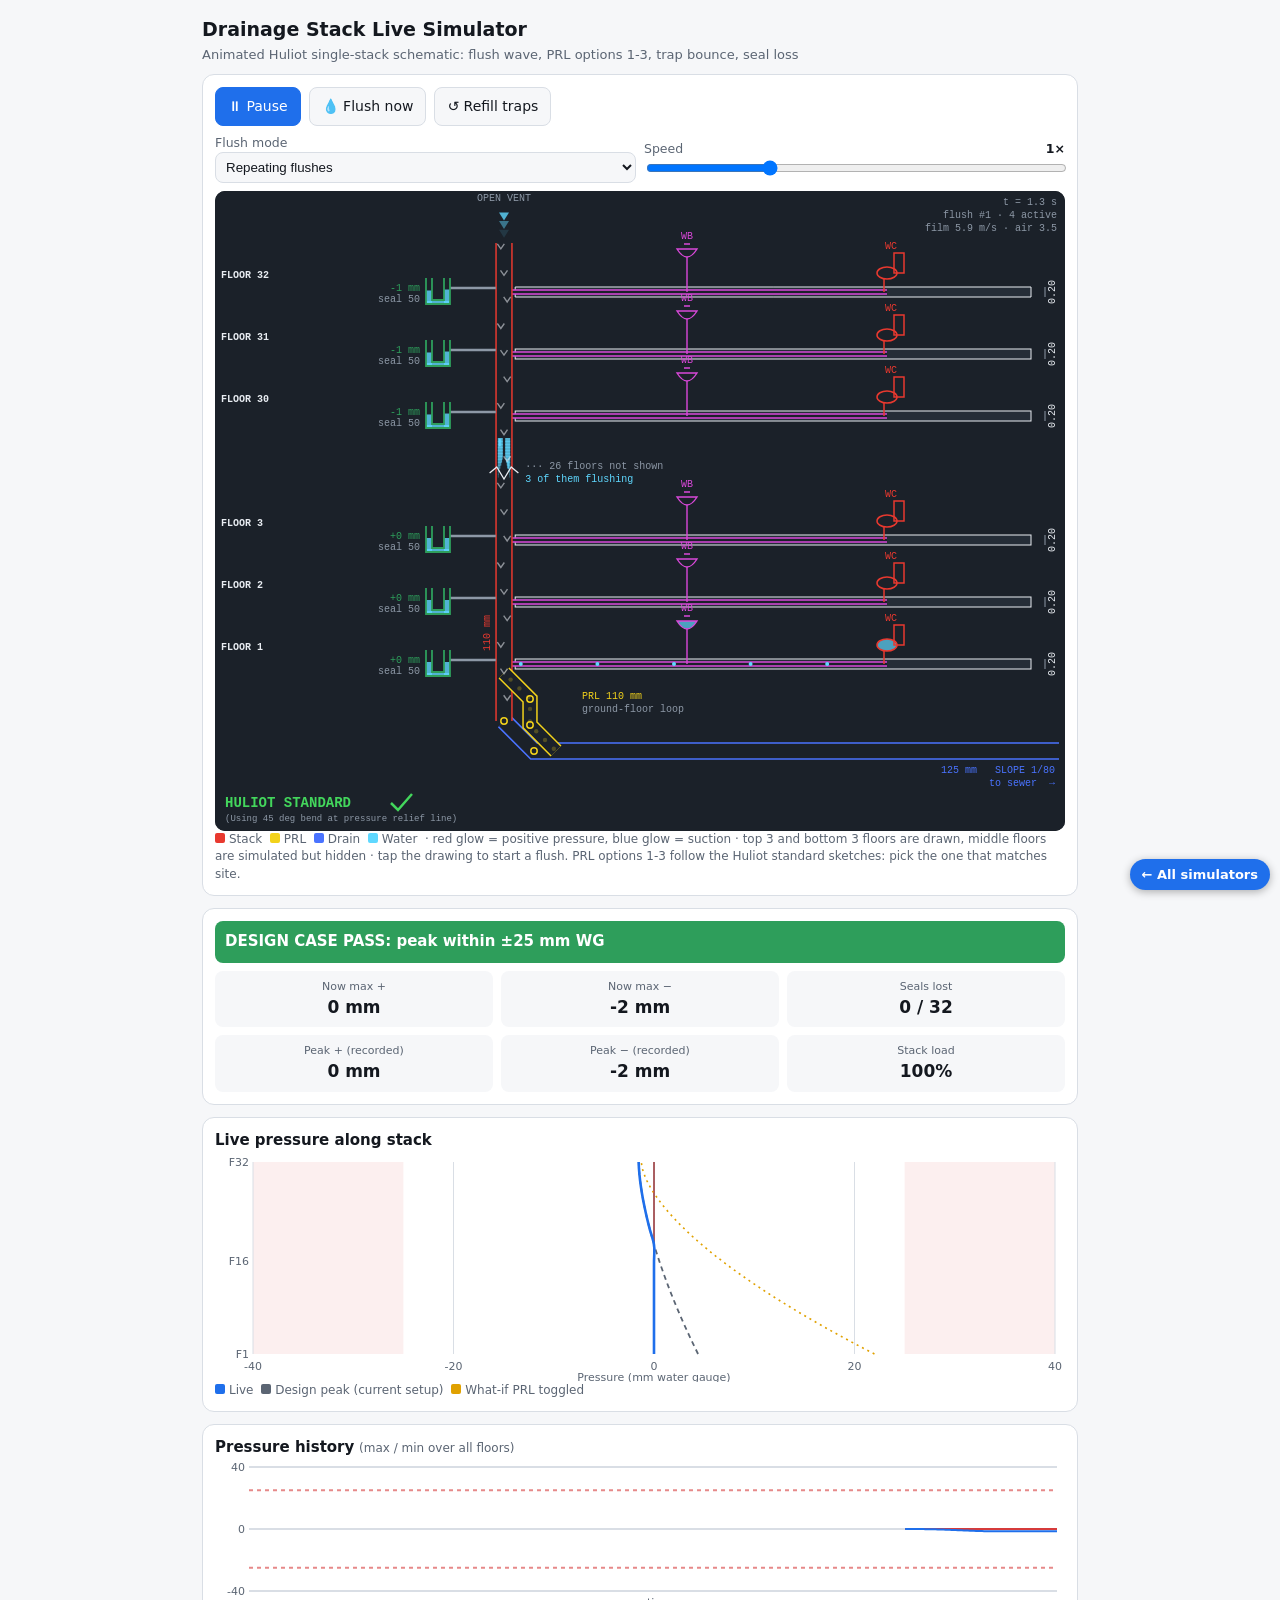
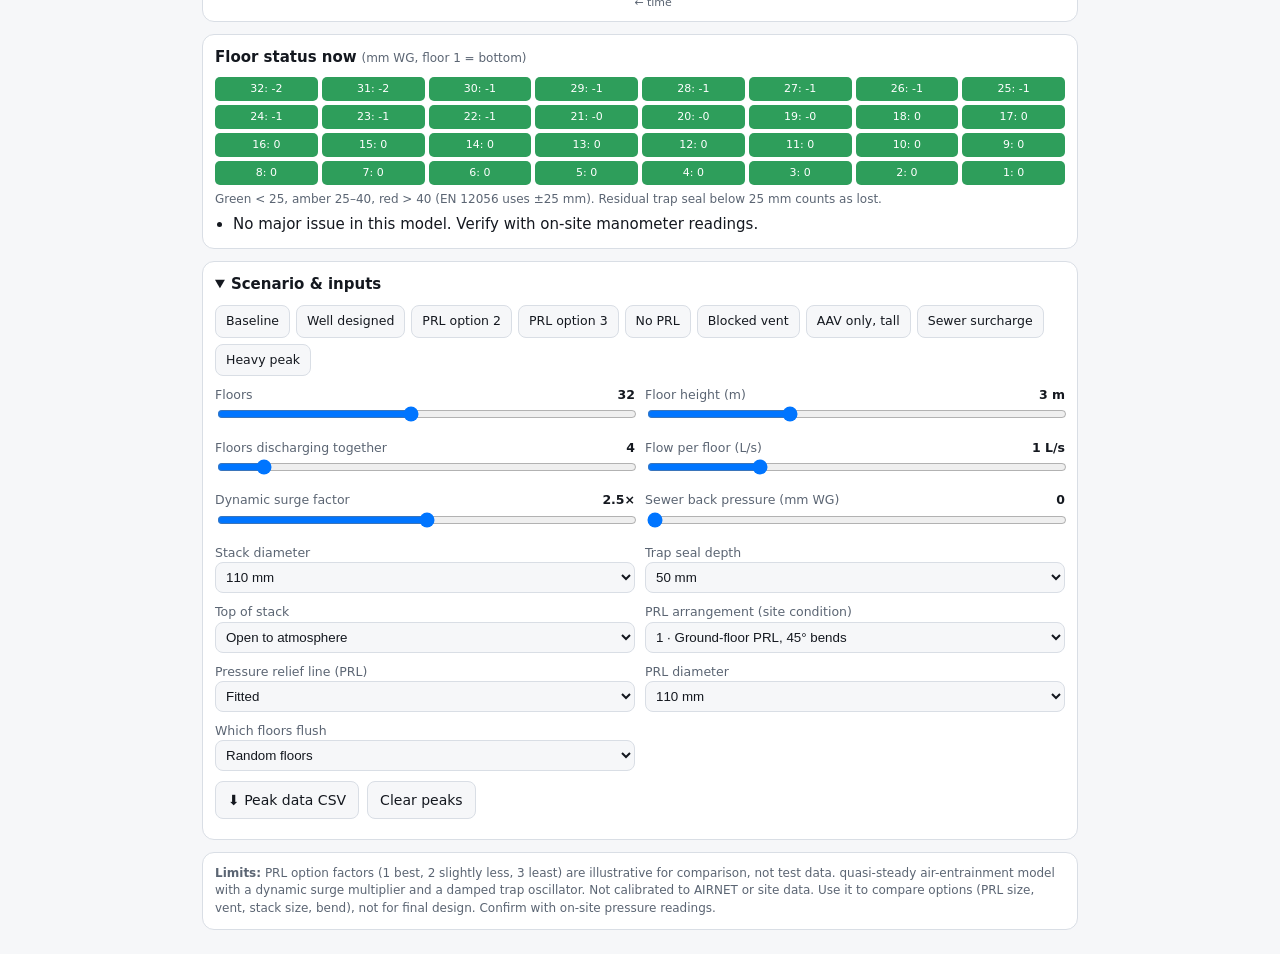
<file: sims/stack-prl.html>
<!DOCTYPE html>
<html lang="en"><head><meta charset="utf-8">
<meta name="viewport" content="width=device-width, initial-scale=1, viewport-fit=cover">
<title>Drainage Stack Live Simulator</title>
<style>
:root{--bg:#f6f7f9;--card:#fff;--tx:#14181f;--mut:#5b6573;--bd:#d9dee5;--ac:#1f6feb;--ok:#2e9e5b;--wa:#e0a100;--er:#d63b3b;padding-top:env(safe-area-inset-top,0px);padding-bottom:env(safe-area-inset-bottom,0px)}
@media (prefers-color-scheme:dark){:root:not([data-theme="light"]){--bg:#101419;--card:#1a2029;--tx:#e8ecf1;--mut:#9aa6b4;--bd:#2c3542;--ac:#5aa2ff;--ok:#4cc582;--wa:#f0b72f;--er:#ff6b6b}}
:root[data-theme="dark"]{--bg:#101419;--card:#1a2029;--tx:#e8ecf1;--mut:#9aa6b4;--bd:#2c3542;--ac:#5aa2ff;--ok:#4cc582;--wa:#f0b72f;--er:#ff6b6b}
*{box-sizing:border-box}
body{margin:0;background:var(--bg);color:var(--tx);font:15px/1.45 system-ui,-apple-system,"Segoe UI",Roboto,sans-serif;padding:12px;max-width:900px;margin:auto}
h1{font-size:19px;margin:4px 0 2px}.sub{color:var(--mut);font-size:13px;margin-bottom:10px}
.card{background:var(--card);border:1px solid var(--bd);border-radius:12px;padding:12px;margin-bottom:12px}
.grid{display:grid;grid-template-columns:1fr 1fr;gap:10px}
label{display:block;font-size:12.5px;color:var(--mut)}label b{color:var(--tx);float:right}
input[type=range]{width:100%}
select{width:100%;padding:6px;border-radius:8px;border:1px solid var(--bd);background:var(--bg);color:var(--tx)}
button{font:inherit;font-size:14px;padding:8px 12px;border-radius:8px;border:1px solid var(--bd);background:var(--bg);color:var(--tx);cursor:pointer}
button.pri{background:var(--ac);color:#fff;border-color:var(--ac)}
.row{display:flex;gap:8px;flex-wrap:wrap;align-items:end;margin-bottom:8px}
.row>div{flex:1;min-width:110px}
.kpi{display:grid;grid-template-columns:repeat(3,1fr);gap:8px;text-align:center}
.kpi div{background:var(--bg);border-radius:8px;padding:8px 4px}.kpi span{display:block;font-size:11px;color:var(--mut)}.kpi strong{font-size:17px}
canvas{width:100%;display:block}
#cv{height:640px;background:#1b2129;border-radius:10px}#cp{height:230px}#cs{height:150px}
.floors{display:grid;grid-template-columns:repeat(8,1fr);gap:4px}
.floors div{font-size:11px;text-align:center;border-radius:5px;padding:4px 0;color:#fff}
.verdict{padding:10px;border-radius:8px;font-weight:600;color:#fff;margin-bottom:8px}
.note{font-size:12px;color:var(--mut)}ul{margin:6px 0 0 18px;padding:0}
.sw{display:inline-block;width:10px;height:10px;border-radius:2px;margin-right:4px}
details summary{cursor:pointer;font-weight:600}
.chips{display:flex;gap:6px;flex-wrap:wrap;margin-bottom:10px}.chips button{font-size:12.5px;padding:6px 10px}
</style></head><body><style>.hub-back{position:fixed;right:10px;bottom:calc(10px + env(safe-area-inset-bottom,0px));z-index:99;background:#1f6feb;color:#fff;font:600 13px system-ui,sans-serif;padding:8px 12px;border-radius:20px;text-decoration:none;box-shadow:0 2px 8px rgba(0,0,0,.3)}</style><a class="hub-back" href="https://claude.ai/artifact/CwDQXj6etUUZjSixqyweAR">← All simulators</a>
<h1>Drainage Stack Live Simulator</h1>
<div class="sub">Animated Huliot single-stack schematic: flush wave, PRL options 1-3, trap bounce, seal loss</div>

<div class="card">
 <div class="row">
  <button class="pri" id="bPlay">⏸ Pause</button>
  <button id="bFlush">💧 Flush now</button>
  <button id="bReset">↺ Refill traps</button>
 </div>
 <div class="row">
  <div><label>Flush mode</label><select id="mode"><option value="cycle">Repeating flushes</option><option value="single">Single (manual)</option><option value="hold">Continuous load</option></select></div>
  <div><label>Speed <b id="v_speed">1×</b></label><input type="range" id="speed" min="0.2" max="3" step="0.1" value="1"></div>
 </div>
 <canvas id="cv"></canvas>
 <div class="note"><span class="sw" style="background:#e8392f"></span>Stack &nbsp;<span class="sw" style="background:#f2d21b"></span>PRL &nbsp;<span class="sw" style="background:#4a73ff"></span>Drain &nbsp;<span class="sw" style="background:#5fd8ff"></span>Water &nbsp;· red glow = positive pressure, blue glow = suction · top 3 and bottom 3 floors are drawn, middle floors are simulated but hidden · tap the drawing to start a flush. PRL options 1-3 follow the Huliot standard sketches: pick the one that matches site.</div>
</div>

<div class="card">
 <div id="verdict" class="verdict"></div>
 <div class="kpi" id="kpi"></div>
</div>

<div class="card"><b>Live pressure along stack</b>
 <canvas id="cp"></canvas>
 <div class="note"><span class="sw" style="background:var(--ac)"></span>Live &nbsp;<span class="sw" style="background:var(--mut)"></span>Design peak (current setup) &nbsp;<span class="sw" style="background:var(--wa)"></span>What-if PRL toggled</div>
</div>

<div class="card"><b>Pressure history</b> <span class="note">(max / min over all floors)</span>
 <canvas id="cs"></canvas>
</div>

<div class="card"><b>Floor status now</b> <span class="note">(mm WG, floor 1 = bottom)</span>
 <div class="floors" id="floors" style="margin-top:8px"></div>
 <div class="note" style="margin-top:6px">Green &lt; 25, amber 25–40, red &gt; 40 (EN 12056 uses ±25 mm). Residual trap seal below 25 mm counts as lost.</div>
 <ul id="recs"></ul>
</div>

<div class="card">
 <details open><summary>Scenario &amp; inputs</summary>
  <div class="chips" style="margin-top:10px" id="presets"></div>
  <div class="grid" id="inputs"></div>
  <div class="row" style="margin-top:10px"><button id="bCsv">⬇ Peak data CSV</button><button id="bPeak">Clear peaks</button></div>
 </details>
</div>

<div class="card note"><b>Limits:</b> PRL option factors (1 best, 2 slightly less, 3 least) are illustrative for comparison, not test data. quasi-steady air-entrainment model with a dynamic surge multiplier and a damped trap oscillator. Not calibrated to AIRNET or site data. Use it to compare options (PRL size, vent, stack size, bend), not for final design. Confirm with on-site pressure readings.</div>

<script>
const P={N:32,H:3,D:110,nAct:4,qf:1.0,seal:50,vent:'open',prl:1,prlD:110,prlOpt:1,surge:2.5,sewer:0,pattern:'random'};
const defs=[
['N','Floors',8,60,1,v=>v],['H','Floor height (m)',2.5,4,0.1,v=>v+' m'],
['nAct','Floors discharging together',1,32,1,v=>v],['qf','Flow per floor (L/s)',0.3,3,0.1,v=>v+' L/s'],
['surge','Dynamic surge factor',1,4,0.1,v=>v+'×'],['sewer','Sewer back pressure (mm WG)',0,40,1,v=>v]
];
const sels=[
['D','Stack diameter',[[100,'100 mm'],[110,'110 mm'],[125,'125 mm'],[150,'150 mm']]],
['seal','Trap seal depth',[[50,'50 mm'],[75,'75 mm']]],
['vent','Top of stack',[['open','Open to atmosphere'],['aav','Air admittance valve'],['blocked','Restricted / blocked']]],
['prlOpt','PRL arrangement (site condition)',[[1,'1 · Ground-floor PRL, 45° bends'],[2,'2 · PRL with 90° bend, 2400 mm'],[3,'3 · Offset stack + PRL, 125 mm drain']]],
['prl','Pressure relief line (PRL)',[[1,'Fitted'],[0,'Not fitted']]],
['prlD','PRL diameter',[[110,'110 mm'],[75,'75 mm'],[50,'50 mm']]],
['pattern','Which floors flush',[['random','Random floors'],['top','Top floors'],['bottom','Bottom floors'],['spread','Evenly spread']]]
];
const presets=[
['Baseline',{N:32,H:3,D:110,nAct:4,qf:1,seal:50,vent:'open',prl:1,prlD:110,prlOpt:1,surge:2.5,sewer:0,pattern:'random'}],
['Well designed',{N:32,H:3,D:150,nAct:4,qf:1,seal:75,vent:'open',prl:1,prlD:110,prlOpt:1,surge:2.5,sewer:0,pattern:'random'}],
['PRL option 2',{prlOpt:2}],
['PRL option 3',{prlOpt:3}],
['No PRL',{prl:0}],
['Blocked vent',{vent:'blocked'}],
['AAV only, tall',{N:45,vent:'aav',prl:0,prlOpt:2,nAct:8}],
['Sewer surcharge',{sewer:30}],
['Heavy peak',{nAct:12,qf:1.5,D:110,pattern:'top'}]
];
const TS=0.3,RISE=0.8,HOLD=3,TAU=1.2;
let R,A,S,C={},last=0,fcount=0;

/* ---------- UI ---------- */
const box=document.getElementById('inputs');
defs.forEach(([k,l,mn,mx,st,f])=>{const d=document.createElement('div');d.innerHTML=`<label>${l}<b id="v_${k}">${f(P[k])}</b></label><input type="range" min="${mn}" max="${mx}" step="${st}" value="${P[k]}" id="i_${k}">`;box.appendChild(d);
 d.querySelector('input').oninput=e=>{P[k]=+e.target.value;document.getElementById('v_'+k).textContent=f(P[k]);onParam(k)}});
sels.forEach(([k,l,o])=>{const d=document.createElement('div');d.innerHTML=`<label>${l}</label><select id="s_${k}">${o.map(x=>`<option value="${x[0]}">${x[1]}</option>`).join('')}</select>`;box.appendChild(d);
 d.querySelector('select').onchange=e=>{const v=e.target.value;P[k]=isNaN(v)?v:+v;onParam(k)}});
function syncUI(){
 defs.forEach(([k,,, ,,f])=>{document.getElementById('i_'+k).value=P[k];document.getElementById('v_'+k).textContent=f(P[k])});
 sels.forEach(([k])=>{document.getElementById('s_'+k).value=String(P[k])});
}
const pb=document.getElementById('presets');
presets.forEach(([n,o],i)=>{const b=document.createElement('button');b.textContent=n;b.onclick=()=>{if(i==0||Object.keys(o).length>6)Object.assign(P,o);else{Object.assign(P,presets[0][1],o)}syncUI();onParam('N');S.run=true;setPlayLabel()};pb.appendChild(b)});
function onParam(k){
 if(k==='N'||k==='seal'||k==='nAct'||k==='pattern'){const run=S?S.run:true,sp=S?S.speed:1,md=S?S.mode:'cycle';initState();S.run=run;S.speed=sp;S.mode=md}
 recalc();
}
const $=id=>document.getElementById(id);
function setPlayLabel(){$('bPlay').textContent=S.run?'⏸ Pause':'▶ Play'}
$('bPlay').onclick=()=>{S.run=!S.run;setPlayLabel()};
$('bFlush').onclick=()=>{S.run=true;setPlayLabel();pickActive()};
$('bReset').onclick=()=>{S.seal.fill(P.seal);S.y.fill(0);S.v.fill(0)};
$('bPeak').onclick=()=>{S.pk=0;S.pn=0;S.pmx.fill(0);S.pmn.fill(0);S.hist=[]};
$('mode').onchange=e=>{S.mode=e.target.value;pickActive()};
$('speed').oninput=e=>{S.speed=+e.target.value;$('v_speed').textContent=S.speed.toFixed(1)+'×'};
$('cv').onclick=()=>{S.run=true;setPlayLabel();pickActive()};
$('bCsv').onclick=()=>{let s='floor,peak_positive_mm,peak_negative_mm,residual_seal_mm\n';for(let i=0;i<P.N;i++)s+=`${i+1},${S.pmx[i].toFixed(1)},${S.pmn[i].toFixed(1)},${S.seal[i].toFixed(1)}\n`;
 const a=document.createElement('a');a.href=URL.createObjectURL(new Blob([s],{type:'text/csv'}));a.download='stack_peaks.csv';a.click()};

/* ---------- Physics (steady screening model) ---------- */
function sim(p){
 const g=9.81,rho=1.2,nu=1e-6,L=p.N*p.H;
 const D=(p.D-6)/1000,Q=Math.min(p.nAct,p.N)*p.qf/1000;
 const t=Math.cbrt(3*nu*Q/(Math.PI*D*9.81));
 const Vt=0.75*Q/(Math.PI*D*t);
 const Dc=D-2*t;
 const Qcap=4.0*Math.pow(p.D/110,8/3),fill=Q*1000/Qcap;
 const Kin={open:0.8,aav:4,blocked:25}[p.vent];
 const OPT={1:{kb:0.5,eff:1},2:{kb:1.0,eff:0.9},3:{kb:2.0,eff:0.85}}[p.prlOpt]||{kb:0.5,eff:1};const Kb=OPT.kb;
 const Kj=10*Math.min(2,Math.max(0.3,Q*1000/3));
 let Kbase=Kb+Kj;
 if(p.prl){const r=Math.pow(p.prlD/p.D,2)*OPT.eff;Kbase=Kbase/Math.pow(1+1.5*r,2)*(1+0.02*2)}
 const fi=0.05,fw=0.02,K=Kin+Kbase,a=0.5*rho;
 let lo=0,hi=Vt;
 for(let i=0;i<60;i++){const m=(lo+hi)/2;const f=fi*(L/Dc)*a*(Vt-m)**2-fw*(L/D)*a*m*m-K*a*m*m;if(f>0)lo=m;else hi=m}
 const Va=(lo+hi)/2,q=a*Va*Va;
 const Qa=Va*Math.PI*Dc*Dc/4*1000;
 const Ptop=-Kin*q*p.surge/g,Pb0=(Kbase*q*p.surge)/g;
 const pr=[],prDyn=[],sw=[];
 for(let f=1;f<=p.N;f++){const s=(p.N-f)/Math.max(1,p.N-1);const w=Math.pow(s,1.6);
  const d=Ptop+(Pb0-Ptop)*w,sv=p.sewer*w;prDyn.push(d);sw.push(sv);pr.push(d+sv)}
 return{pr,prDyn,sw,Ptop,Pbase:Pb0+p.sewer,Vt,Qa,fill,Q:Q*1000,Qcap,Va,Kbase,th:t};
}
function recalc(){
 R=sim(P);A=sim({...P,prl:P.prl?0:1});
 const mx=Math.max(...R.pr),mn=Math.min(...R.pr),bad=Math.max(mx,-mn);
 const vd=$('verdict');let m,c;
 if(bad<25){m='DESIGN CASE PASS: peak within ±25 mm WG';c='var(--ok)'}
 else if(bad<40){m='DESIGN CASE MARGINAL: exceeds ±25 mm WG, trap disturbance likely';c='var(--wa)'}
 else{m='DESIGN CASE FAIL: severe swing, WC water jump / seal loss likely';c='var(--er)'}
 vd.textContent=m;vd.style.background=c;
 R.mx=mx;R.mn=mn;
 const rc=[];
 if(R.fill>1)rc.push('Stack is overloaded ('+(R.fill*100).toFixed(0)+'% of ~'+R.Qcap.toFixed(1)+' L/s). Use a larger stack or a parallel vent stack.');
 if(mx>=25)rc.push('Positive pressure at lower floors: '+(P.prl?'increase PRL size or add a second relief/vent connection at the base':'fit a PRL (110 mm) from the base to the upper stack')+', use a long-radius bend, avoid the offset.');
 if(-mn>=25)rc.push('Negative pressure at upper floors: open the stack top fully, avoid AAV only, and add cross-vents every 5–8 floors.');
 if(P.sewer>5)rc.push('Sewer back pressure is adding to the base pressure. Check surcharge and sewer venting.');
 if(!rc.length)rc.push('No major issue in this model. Verify with on-site manometer readings.');
 $('recs').innerHTML=rc.map(x=>'<li>'+x+'</li>').join('');
 colors();
}
function colors(){const cs=getComputedStyle(document.documentElement);['--bg','--card','--tx','--mut','--bd','--ac','--ok','--wa','--er'].forEach(n=>C[n]=cs.getPropertyValue(n).trim()||'#888')}
matchMedia('(prefers-color-scheme:dark)').addEventListener&&matchMedia('(prefers-color-scheme:dark)').addEventListener('change',colors);

/* ---------- Dynamic state ---------- */
function initState(){
 const n=P.N;
 S={t:0,t0:0,run:true,speed:1,mode:'cycle',act:[],fa:n,flushes:0,
  y:new Float32Array(n),v:new Float32Array(n),tgt:new Float32Array(n),
  seal:new Float32Array(n).fill(P.seal),pk:0,pn:0,pmx:new Float32Array(n),pmn:new Float32Array(n),
  hist:[],air:Array.from({length:18},(_,i)=>i/18),wat:Array.from({length:70},()=>Math.random()),prlp:Array.from({length:8},(_,i)=>i/8)};
 pickActive();
}
function pickActive(){
 const n=P.N,k=Math.min(P.nAct,n);let a=[];
 if(P.pattern==='top'){for(let i=0;i<k;i++)a.push(n-i)}
 else if(P.pattern==='bottom'){for(let i=0;i<k;i++)a.push(1+i)}
 else if(P.pattern==='spread'){const s=new Set();for(let i=0;i<k;i++)s.add(Math.max(1,Math.min(n,Math.round(1+(i+0.5)*(n-1)/k))));a=[...s]}
 else{const s=new Set();while(s.size<k)s.add(1+Math.floor(Math.random()*n));a=[...s]}
 S.act=a;S.fa=Math.max(...a);S.t0=S.t;S.flushes++;
}
function env(ph){
 if(ph<=0)return 0;
 if(ph<RISE){const s=ph/RISE;return s*s*(3-2*s)}
 if(S.mode==='hold'||ph<RISE+HOLD)return 1;
 return Math.exp(-(ph-RISE-HOLD)/TAU);
}
const trav=()=>P.N*P.H/R.Vt*TS;
function ef(f){const d=f<S.fa?(S.fa-f)*P.H/R.Vt*TS:0;return env(S.t-S.t0-d)}
function step(dt){
 S.t+=dt;
 const Tc=RISE+HOLD+4*TAU+trav()+1.5;
 if(S.mode==='cycle'&&S.t-S.t0>Tc)pickActive();
 const sub=Math.max(1,Math.ceil(dt/0.02)),h=dt/sub,w0=2*Math.PI*1.3,z=0.22;
 let mx=-1e9,mn=1e9;
 for(let i=0;i<P.N;i++){
  const f=i+1,e=ef(f);
  const tgt=R.prDyn[i]*Math.pow(e,1.5)+R.sw[i];
  S.tgt[i]=tgt;
  let y=S.y[i],v=S.v[i];
  for(let s=0;s<sub;s++){const a=w0*w0*(tgt-y)-2*z*w0*v;v+=a*h;y+=v*h}
  y=Math.max(-120,Math.min(120,y));S.y[i]=y;S.v[i]=v;
  const ay=Math.abs(y);
  if(ay>25)S.seal[i]=Math.max(0,S.seal[i]-(ay-25)*0.1*dt);
  if(tgt>S.pmx[i])S.pmx[i]=tgt;if(tgt<S.pmn[i])S.pmn[i]=tgt;
  if(tgt>mx)mx=tgt;if(tgt<mn)mn=tgt;
 }
 if(mx>S.pk)S.pk=mx;if(-mn>S.pn)S.pn=-mn;
 S.hist.push([mx,mn]);if(S.hist.length>400)S.hist.shift();
}
const colv=v=>{v=Math.abs(v);return v<25?C['--ok']:v<40?C['--wa']:C['--er']};

/* ---------- Rendering ---------- */
function setup(cv,hh){const dpr=window.devicePixelRatio||1,W=cv.clientWidth,H=hh||cv.clientHeight;
 if(cv.width!==Math.round(W*dpr)||cv.height!==Math.round(H*dpr)){cv.width=Math.round(W*dpr);cv.height=Math.round(H*dpr)}
 const c=cv.getContext('2d');c.setTransform(dpr,0,0,dpr,0,0);c.clearRect(0,0,W,H);return{c,W,H}}
function pipe(c,pts,w,wall,fill,curve){
 const path=()=>{c.beginPath();c.moveTo(pts[0][0],pts[0][1]);for(let i=1;i<pts.length;i++){const p=pts[i];if(p.length===4)c.quadraticCurveTo(p[0],p[1],p[2],p[3]);else c.lineTo(p[0],p[1])}};
 c.lineJoin='round';c.lineCap='butt';
 c.strokeStyle=wall;c.lineWidth=w+4;path();c.stroke();
 c.strokeStyle=fill;c.lineWidth=w;path();c.stroke();
}
/* ---------- CAD-style Huliot schematic ---------- */
const CAD={bg:'#1b2129',red:'#e8392f',yel:'#f2d21b',blu:'#4a73ff',grn:'#43d65c',wht:'#e9edf2',mag:'#d948d9',dim:'#8d98a6',wat:'#5fd8ff',org:'#ff9d2e'};
const MONO='ui-monospace,Menlo,Consolas,"Courier New",monospace';
const GAP=62;
function strokePoly(c,pts){c.beginPath();c.moveTo(pts[0][0],pts[0][1]);for(let i=1;i<pts.length;i++)c.lineTo(pts[i][0],pts[i][1])}
function cadPipe(c,pts,w,edge,fill){
 c.lineJoin='miter';c.miterLimit=4;c.lineCap='butt';
 c.strokeStyle=edge;c.lineWidth=w+3;strokePoly(c,pts);c.stroke();
 c.strokeStyle=fill;c.lineWidth=w;strokePoly(c,pts);c.stroke();
}
function polyLen(pts){let L=0;for(let i=1;i<pts.length;i++)L+=Math.hypot(pts[i][0]-pts[i-1][0],pts[i][1]-pts[i-1][1]);return L}
function polyAt(pts,d){
 for(let i=1;i<pts.length;i++){
  const dx=pts[i][0]-pts[i-1][0],dy=pts[i][1]-pts[i-1][1],l=Math.hypot(dx,dy)||1e-6;
  if(d<=l||i===pts.length-1){const t=Math.min(1,d/l);return[pts[i-1][0]+dx*t,pts[i-1][1]+dy*t,dx/l,dy/l]}
  d-=l;
 }
}
/* geometry for the 3 PRL arrangements (slide: Explain PRL Line, options 1-3) */
function lay(W){
 const N=P.N,sx=Math.max(165,Math.round(W*0.34)),T=96;
 const fy={};
 fy[N]=T;fy[N-1]=T+GAP;fy[N-2]=T+2*GAP;
 const b3=T+2*GAP+124;
 fy[3]=b3;fy[2]=b3+GAP;fy[1]=b3+2*GAP;
 const y1=fy[1],yS=y1+92,ytop=T-44,xr=W-34,xe=W-6,fx=xr-sx-14;
 const wbx=sx+14+Math.round(fx*0.33),wcx=sx+14+Math.round(fx*0.72);
 const o=P.prlOpt;let stack,drain,prl,yWet,bends;
 if(o===1){ /* ground-floor PRL, 45 deg bends */
  stack=[[sx,ytop],[sx,yS-30]];drain=[[sx,yS-30],[sx+30,yS],[xe,yS]];
  prl=[[sx,y1+14],[sx+26,y1+40],[sx+26,yS-26],[sx+52,yS]];yWet=yS-30;
  bends=[[sx,yS-30],[sx+30,yS],[sx+26,y1+40],[sx+26,yS-26]];
 }else if(o===2){ /* 90 deg bend at PRL, 2400 mm */
  stack=[[sx,ytop],[sx,yS-30]];drain=[[sx,yS-30],[sx+30,yS],[xe,yS]];
  prl=[[sx,y1+10],[sx+36,y1+10],[sx+36,yS]];yWet=yS-30;
  bends=[[sx,yS-30],[sx+30,yS],[sx+36,y1+10]];
 }else{ /* offset stack + PRL, 125 mm drain */
  stack=[[sx,ytop],[sx,y1+8],[sx+30,y1+38],[sx+30,yS-30]];drain=[[sx+30,yS-30],[sx+60,yS],[xe,yS]];
  prl=[[sx,y1+8],[sx,yS-34],[sx+34,yS],[sx+60,yS]];yWet=y1+8;
  bends=[[sx,y1+8],[sx+30,y1+38],[sx+30,yS-30],[sx+60,yS],[sx,yS-34],[sx+34,yS]];
 }
 return{sx,fy,T,y1,yS,ytop,xr,xe,wbx,wcx,stack,drain,prl,yWet,bends,shown:[N,N-1,N-2,3,2,1]};
}
const pAtF=f=>{f=Math.max(1,Math.min(P.N,f));const a=Math.floor(f),b=Math.ceil(f),t=f-a;return S.tgt[a-1]*(1-t)+S.tgt[b-1]*t};
function fAtY(L,y){
 const N=P.N,fy=L.fy;
 if(y<=fy[N])return N;
 if(y<=fy[N-2])return N-(y-fy[N])/GAP;
 if(y<=fy[3])return(N-2)-(y-fy[N-2])/(fy[3]-fy[N-2])*(N-5);
 if(y<=fy[1])return 3-(y-fy[3])/GAP;
 return 1;
}
function drawWB(c,x,y,on,e){
 c.lineWidth=1.4;c.strokeStyle=CAD.mag;
 c.beginPath();c.moveTo(x-10,y-38);c.quadraticCurveTo(x,y-22,x+10,y-38);c.closePath();
 if(on){c.fillStyle='rgba(95,216,255,'+(.2+.5*e)+')';c.fill()}
 c.stroke();
 c.beginPath();c.moveTo(x,y-30);c.lineTo(x,y+5);c.moveTo(x-3,y-43);c.lineTo(x+3,y-43);c.stroke();
}
function drawWC(c,x,y,on,e){
 c.lineWidth=1.5;c.strokeStyle=CAD.red;
 c.beginPath();c.ellipse(x,y-14,10,6,0,0,Math.PI*2);
 if(on){c.fillStyle='rgba(95,216,255,'+(.2+.5*e)+')';c.fill()}
 c.stroke();
 c.strokeRect(x+7,y-34,10,20);
 c.beginPath();c.moveTo(x-3,y-9);c.lineTo(x-3,y+5);c.stroke();
}
function drawStack(){
 const cv=$('cv'),{c,W,H}=setup(cv,640);
 const N=P.N,L=lay(W),sx=L.sx,fy=L.fy,SW=10+P.D/25,PW=8+P.prlD/25;
 const e0=env(S.t-S.t0),ge=Math.min(1,e0*1.1),p0=S.tgt[0];
 c.fillStyle=CAD.bg;c.fillRect(0,0,W,H);
 c.font='10px '+MONO;c.lineJoin='round';

 /* floors: slab, branch, fixtures */
 L.shown.forEach(f=>{
  const y=fy[f],yb=y+5,on=S.act.includes(f)&&e0>.02;
  const x1=sx+SW/2+4;
  c.fillStyle='#252d37';c.fillRect(x1,y,L.xr-x1,10);
  c.strokeStyle=CAD.wht;c.lineWidth=1;c.strokeRect(x1,y,L.xr-x1,10);
  cadPipe(c,[[L.wcx,yb],[sx,yb]],2.5,CAD.mag,CAD.bg);
  drawWB(c,L.wbx,y,on,e0);drawWC(c,L.wcx,y,on,e0);
  c.textAlign='center';c.fillStyle=CAD.mag;c.fillText('WB',L.wbx,y-48);
  c.fillStyle=CAD.red;c.fillText('WC',L.wcx+4,y-38);
  c.save();c.translate(W-10,y+5);c.rotate(-Math.PI/2);c.fillStyle=CAD.wht;c.textAlign='center';c.fillText('0.20',0,0);c.restore();
  c.strokeStyle=CAD.dim;c.lineWidth=1;c.beginPath();c.moveTo(W-20,y);c.lineTo(W-20,y+10);c.stroke();
  c.textAlign='left';c.fillStyle=CAD.wht;c.font='bold 10px '+MONO;c.fillText('FLOOR '+f,6,y-9);c.font='10px '+MONO;
 });

 /* pipe bodies */
 cadPipe(c,L.drain,SW,CAD.blu,CAD.bg);
 if(P.sewer>0){const lv=SW*(0.25+Math.min(1,P.sewer/40)*0.65);c.fillStyle='rgba(95,216,255,.35)';c.fillRect(sx+70,L.yS+SW/2-lv,L.xe-sx-70,lv)}
 cadPipe(c,L.stack,SW,CAD.red,CAD.bg);
 if(P.prl)cadPipe(c,L.prl,PW,CAD.yel,CAD.bg);
 else{c.save();c.setLineDash([4,4]);c.strokeStyle=CAD.dim;c.lineWidth=1.3;strokePoly(c,L.prl);c.stroke();c.restore()}

 /* pressure tint inside stack (above) and drain/PRL (below) */
 for(let y=L.ytop;y<L.yWet;y+=3){
  const p=pAtF(fAtY(L,y)),a=Math.min(.55,Math.abs(p)/55);if(a<.03)continue;
  c.fillStyle=p>0?'rgba(232,57,47,'+a+')':'rgba(74,115,255,'+a+')';c.fillRect(sx-SW/2+1,y,SW-2,3.6);
 }
 const a0=Math.min(.55,Math.abs(p0)/55);
 if(a0>=.03){
  const col=p0>0?'rgba(232,57,47,'+a0+')':'rgba(74,115,255,'+a0+')';
  c.lineCap='butt';c.lineJoin='miter';c.strokeStyle=col;c.lineWidth=SW-2;
  strokePoly(c,L.drain);c.stroke();
  if(P.prlOpt===3){strokePoly(c,[[sx,L.y1+8],[sx+30,L.y1+38],[sx+30,L.yS-30]]);c.stroke()}
  if(P.prl){c.lineWidth=PW-2;strokePoly(c,L.prl);c.stroke()}
 }
 /* fittings */
 c.fillStyle=CAD.bg;c.strokeStyle=CAD.yel;c.lineWidth=1.5;
 L.bends.forEach(b=>{c.beginPath();c.arc(b[0],b[1],3.2,0,7);c.fill();c.stroke()});

 /* wet walls */
 for(let y=L.ytop;y<L.yWet;y+=3){
  const f=fAtY(L,y);if(f>S.fa+.5)continue;const e=ef(f);if(e<.03)continue;
  const th=Math.max(1,(2+Math.min(3,R.fill*3))*e);
  c.fillStyle='rgba(95,216,255,'+(.25+.55*e)+')';
  c.fillRect(sx-SW/2+1,y,th,3.6);c.fillRect(sx+SW/2-1-th,y,th,3.6);
 }
 /* falling water along the whole path (stack, bends, drain) */
 const mainPath=L.stack.concat(L.drain.slice(1)),Lp=polyLen(mainPath);
 const spd=(L.y1-L.ytop)/Math.max(.8,trav());
 S.wat.forEach((s,i)=>{
  if(S.run)S.wat[i]=(s+lastDt*S.speed*spd/Lp*(0.8+0.4*((i*7)%5)/5))%1;
  const pt=polyAt(mainPath,S.wat[i]*Lp);if(!pt)return;
  const f=fAtY(L,pt[1]);if(f>S.fa+.5)return;
  const e=ef(f);if(e<.1)return;
  const off=(i%2?-1:1)*(SW/2-2.6-((i*13)%5)*0.35),nx=-pt[3],ny=pt[2];
  const x=pt[0]+nx*off,y=pt[1]+ny*off;
  c.strokeStyle=CAD.wat;c.globalAlpha=Math.min(1,e);c.lineWidth=2;c.lineCap='round';
  c.beginPath();c.moveTo(x,y);c.lineTo(x+pt[2]*6,y+pt[3]*6);c.stroke();c.globalAlpha=1;c.lineCap='butt';
 });
 /* air core chevrons */
 const hv=L.yWet-L.ytop,vair=30+R.Va*45;
 S.air.forEach((u,i)=>{
  if(S.run)S.air[i]=(u+lastDt*S.speed*vair/hv)%1;
  const yy=L.ytop+S.air[i]*hv,x=sx+((i%3)-1)*SW*0.22;
  c.strokeStyle=CAD.wht;c.globalAlpha=.55*ge;c.lineWidth=1.4;
  c.beginPath();c.moveTo(x-3.5,yy-3);c.lineTo(x,yy+2);c.lineTo(x+3.5,yy-3);c.stroke();c.globalAlpha=1;
 });
 /* branch flow from active floors */
 L.shown.forEach(f=>{
  if(!S.act.includes(f)||e0<.05)return;
  const yb=fy[f]+5;
  for(let k=0;k<5;k++){
   const ph=(S.t*S.speed*0.9+k/5)%1,x=L.wcx+(sx-L.wcx)*ph;
   c.fillStyle=CAD.wat;c.globalAlpha=Math.min(1,e0);c.beginPath();c.arc(x,yb,2,0,7);c.fill();c.globalAlpha=1;
  }
 });
 /* PRL air relief flow (base -> stack) */
 if(P.prl){
  const rp=L.prl.slice().reverse(),Lq=polyLen(rp),vv=16+Math.max(0,p0)*5,act=Math.max(0,Math.min(1,p0/20));
  if(act>.05){c.save();c.shadowColor=CAD.yel;c.shadowBlur=14*act;c.strokeStyle='rgba(242,210,27,'+(.35*act)+')';c.lineWidth=PW;c.lineJoin='miter';strokePoly(c,L.prl);c.stroke();c.restore()}
  S.prlp.forEach((u,i)=>{
   if(S.run)S.prlp[i]=(u+lastDt*S.speed*vv/Lq*(p0>3?1:0.15))%1;
   const pt=polyAt(rp,S.prlp[i]*Lq);if(!pt)return;
   c.fillStyle=CAD.yel;c.globalAlpha=.25+.75*act;c.beginPath();c.arc(pt[0],pt[1],2.2,0,7);c.fill();c.globalAlpha=1;
  });
 }
 /* pressure glow at each shown floor and at the base */
 const glow=(x,y,p)=>{
  if(Math.abs(p)<4)return;const r=14+Math.min(60,Math.abs(p))*0.5,col=p>0?'232,57,47':'74,115,255';
  const g=c.createRadialGradient(x,y,2,x,y,r);g.addColorStop(0,'rgba('+col+','+Math.min(.55,Math.abs(p)/70)+')');g.addColorStop(1,'rgba('+col+',0)');
  c.fillStyle=g;c.fillRect(x-r,y-r,2*r,2*r);
 };
 L.shown.forEach(f=>glow(sx,fy[f]+5,S.tgt[f-1]));
 glow(sx+30,L.yS-6,p0);

 /* vent */
 const ventA={open:1,aav:.55,blocked:.12}[P.vent];
 if(P.vent==='aav'){c.fillStyle=CAD.yel;c.fillRect(sx-SW/2-5,L.ytop-12,SW+10,9);c.fillRect(sx-3,L.ytop-18,6,6)}
 if(P.vent==='blocked'){c.fillStyle=CAD.red;c.fillRect(sx-SW/2-3,L.ytop-6,SW+6,5)}
 for(let k=0;k<3;k++){
  const ph=((S.t*1.2*S.speed+k/3)%1),yy=L.ytop-36+ph*26;
  c.globalAlpha=ventA*(1-ph)*ge;c.fillStyle=CAD.wat;
  c.beginPath();c.moveTo(sx-5,yy);c.lineTo(sx+5,yy);c.lineTo(sx,yy+8);c.fill();c.globalAlpha=1;
 }
 c.textAlign='center';c.fillStyle=CAD.dim;c.fillText({open:'OPEN VENT',aav:'AAV',blocked:'RESTRICTED VENT'}[P.vent],sx,10);

 /* break symbol for hidden floors */
 const ym=(fy[N-2]+fy[3])/2,hf=S.act.filter(f=>f>3&&f<N-2).length;
 c.strokeStyle=CAD.wht;c.lineWidth=1.3;c.beginPath();
 c.moveTo(sx-SW,ym);c.lineTo(sx-SW/2,ym-6);c.lineTo(sx,ym+6);c.lineTo(sx+SW/2,ym-6);c.lineTo(sx+SW,ym);c.stroke();
 c.textAlign='left';c.fillStyle=CAD.dim;
 c.fillText('··· '+(N-6)+' floors not shown',sx+SW/2+14,ym-4);if(hf){c.fillStyle=CAD.wat;c.fillText(hf+' of them flushing',sx+SW/2+14,ym+9)}

 /* labels around the base (PRL, dimensions, sewer) */
 c.save();c.translate(sx-SW/2-7,(fy[2]+fy[1])/2+5);c.rotate(-Math.PI/2);c.textAlign='center';c.fillStyle=CAD.red;c.fillText(P.D+' mm',0,0);c.restore();
 const ly=(L.y1+L.yS)/2-6,lx=sx+78;
 c.textAlign='left';
 if(P.prl){
  c.fillStyle=CAD.yel;c.fillText('PRL '+P.prlD+' mm',lx,ly);
  c.fillStyle=CAD.dim;c.fillText(P.prlOpt===1?'ground-floor loop':P.prlOpt===2?'L=2400, 90° bend':'L=2400, offset',lx,ly+13);
 }else{c.fillStyle=CAD.red;c.fillText('NO PRL FITTED',lx,ly);c.fillStyle=CAD.dim;c.fillText('base not relieved',lx,ly+13)}
 c.textAlign='right';c.fillStyle=CAD.blu;
 c.fillText('125 mm   SLOPE 1/80',L.xe-4,L.yS+22);c.fillText('to sewer  →',L.xe-4,L.yS+35);
 if(P.sewer>0){c.fillStyle=CAD.org;c.fillText('SURCHARGE +'+P.sewer+' mm',L.xe-4,L.yS-14)}
 /* title block */
 c.textAlign='left';
 const hy=L.yS+56;
 if(P.prl&&P.prlOpt<3){
  c.fillStyle=CAD.grn;c.font='bold 14px '+MONO;c.fillText('HULIOT STANDARD',10,hy);
  c.strokeStyle=CAD.grn;c.lineWidth=2.5;c.beginPath();c.moveTo(176,hy-4);c.lineTo(183,hy+3);c.lineTo(197,hy-13);c.stroke();
  c.font='9px '+MONO;c.fillStyle=CAD.dim;c.fillText('(Using '+(P.prlOpt===1?'45':'90')+' deg bend at pressure relief line)',10,hy+14);
 }else if(P.prl){
  c.fillStyle=CAD.org;c.font='bold 14px '+MONO;c.fillText('SITE VARIANT',10,hy);
  c.font='9px '+MONO;c.fillStyle=CAD.dim;c.fillText('(Offset stack, PRL bypass into 125 mm drain)',10,hy+14);
 }else{
  c.fillStyle=CAD.red;c.font='bold 14px '+MONO;c.fillText('NO PRL: NOT COMPLIANT',10,hy);
  c.font='9px '+MONO;c.fillStyle=CAD.dim;c.fillText('(Fit PRL as per option 1 or 2)',10,hy+14);
 }
 c.font='10px '+MONO;
 /* readouts */
 c.textAlign='right';c.fillStyle=CAD.dim;
 c.fillText('t = '+S.t.toFixed(1)+' s',W-8,14);
 c.fillText('flush #'+S.flushes+' · '+S.act.length+' active',W-8,27);
 c.fillText('film '+R.Vt.toFixed(1)+' m/s · air '+R.Va.toFixed(1),W-8,40);

 /* trap seal monitors (one per shown floor) */
 L.shown.forEach(f=>{
  const i=f-1,yb=fy[f]+5,x0=sx-78,y=S.y[i],sl=S.seal[i],lost=sl<25;
  const dy=Math.max(-10,Math.min(10,y*0.35));
  const top=yb-14,ybot=yb+12,lb=ybot-3-Math.max(0,sl*0.22),lr=lb-dy,ls=lb+dy;
  const stc=lost?CAD.red:colv(y);
  c.strokeStyle=CAD.dim;c.lineWidth=2.5;c.beginPath();c.moveTo(x0+24,yb-4);c.lineTo(sx-SW/2-1,yb-4);c.stroke();
  c.fillStyle='rgba(95,216,255,.8)';
  const a=Math.max(top,lr),b=Math.max(top,ls);
  c.fillRect(x0,a,6,Math.max(0,ybot-a));c.fillRect(x0+18,b,6,Math.max(0,ybot-b));c.fillRect(x0,ybot-3,24,3);
  c.strokeStyle=stc;c.lineWidth=1.8;c.beginPath();
  c.moveTo(x0,top);c.lineTo(x0,ybot);c.lineTo(x0+24,ybot);c.lineTo(x0+24,top);
  c.moveTo(x0+6,top);c.lineTo(x0+6,ybot-4);c.lineTo(x0+18,ybot-4);c.lineTo(x0+18,top);c.stroke();
  if(y>35){c.fillStyle='rgba(95,216,255,.9)';for(let k=0;k<3;k++){c.beginPath();c.arc(x0+3+Math.random()*3,top-2-Math.random()*8,1.6,0,7);c.fill()}}
  c.textAlign='right';c.fillStyle=stc;c.fillText((y>=0?'+':'')+y.toFixed(0)+' mm',x0-6,yb-1);
  c.fillStyle=lost?CAD.red:CAD.dim;c.fillText('seal '+sl.toFixed(0),x0-6,yb+10);
 });
}
function chartLimits(){const m=Math.max(40,Math.ceil(Math.max(...R.pr.map(Math.abs),...A.pr.map(Math.abs),S.pk,S.pn)/10)*10);return m}
function drawProfile(){
 const {c,W,H}=setup($('cp'),230);
 const N=P.N,lim=chartLimits(),L=38,Rr=W-10,T=10,B=H-28;
 const X=v=>L+(v+lim)/(2*lim)*(Rr-L),Y=f=>B-(f-1)/Math.max(1,N-1)*(B-T);
 c.font='11px system-ui';
 c.fillStyle=C['--er'];c.globalAlpha=.08;c.fillRect(X(25),T,Rr-X(25),B-T);c.fillRect(L,T,X(-25)-L,B-T);c.globalAlpha=1;
 c.strokeStyle=C['--bd'];c.fillStyle=C['--mut'];c.textAlign='center';c.lineWidth=1;
 for(let v=-lim;v<=lim;v+=lim/2){c.beginPath();c.moveTo(X(v),T);c.lineTo(X(v),B);c.stroke();c.fillText(Math.round(v),X(v),H-12)}
 c.strokeStyle=C['--tx'];c.beginPath();c.moveTo(X(0),T);c.lineTo(X(0),B);c.stroke();
 c.textAlign='right';[1,Math.round(N/2),N].forEach(f=>c.fillText('F'+f,L-4,Y(f)+4));
 c.textAlign='center';c.fillText('Pressure (mm water gauge)',(L+Rr)/2,H-1);
 const line=(arr,col,dash,w)=>{c.strokeStyle=col;c.lineWidth=w;c.setLineDash(dash);c.beginPath();for(let i=0;i<N;i++){const x=X(arr[i]),y=Y(i+1);i?c.lineTo(x,y):c.moveTo(x,y)}c.stroke();c.setLineDash([])};
 line(A.pr,C['--wa'],[2,4],1.6);line(R.pr,C['--mut'],[5,4],1.8);
 // peaks recorded
 line(S.pmx,C['--er'],[],1);line(S.pmn,C['--er'],[],1);
 line(S.tgt,C['--ac'],[],2.6);
}
function drawScope(){
 const {c,W,H}=setup($('cs'),150);
 const lim=chartLimits(),L=34,Rr=W-8,T=8,B=H-18;
 const Y=v=>B-(v+lim)/(2*lim)*(B-T);
 c.font='11px system-ui';c.fillStyle=C['--mut'];c.textAlign='right';
 [-lim,0,lim].forEach(v=>{c.strokeStyle=C['--bd'];c.beginPath();c.moveTo(L,Y(v));c.lineTo(Rr,Y(v));c.stroke();c.fillText(Math.round(v),L-4,Y(v)+4)});
 c.setLineDash([4,4]);c.strokeStyle=C['--er'];c.globalAlpha=.6;[25,-25].forEach(v=>{c.beginPath();c.moveTo(L,Y(v));c.lineTo(Rr,Y(v));c.stroke()});c.setLineDash([]);c.globalAlpha=1;
 const n=S.hist.length;if(n<2)return;
 const X=i=>L+i/399*(Rr-L);
 [[0,C['--er']],[1,C['--ac']]].forEach(([k,col])=>{c.strokeStyle=col;c.lineWidth=2;c.beginPath();S.hist.forEach((h,i)=>{const x=X(i+400-n),y=Y(h[k]);i?c.lineTo(x,y):c.moveTo(x,y)});c.stroke()});
 c.textAlign='center';c.fillStyle=C['--mut'];c.fillText('← time',(L+Rr)/2,H-3);
}
function updateDOM(){
 const N=P.N;let mx=-1e9,mn=1e9,lost=0;
 for(let i=0;i<N;i++){const v=S.tgt[i];if(v>mx)mx=v;if(v<mn)mn=v;if(S.seal[i]<25)lost++}
 $('kpi').innerHTML=
  `<div><span>Now max +</span><strong>${mx.toFixed(0)} mm</strong></div><div><span>Now max −</span><strong>${mn.toFixed(0)} mm</strong></div><div><span>Seals lost</span><strong style="color:${lost?'var(--er)':'inherit'}">${lost} / ${N}</strong></div>`+
  `<div><span>Peak + (recorded)</span><strong>${S.pk.toFixed(0)} mm</strong></div><div><span>Peak − (recorded)</span><strong>${(-S.pn).toFixed(0)} mm</strong></div><div><span>Stack load</span><strong>${(R.fill*100).toFixed(0)}%</strong></div>`;
 const fl=$('floors');let h='';
 for(let f=N;f>=1;f--){const v=S.tgt[f-1],lost=S.seal[f-1]<25;h+=`<div style="background:${lost?'var(--er)':colv(v)}${lost?';outline:2px solid var(--tx)':''}">${f}: ${v.toFixed(0)}</div>`}
 fl.innerHTML=h;
}
let lastDt=0.016;
function frame(ts){
 const now=ts/1000;let dt=Math.min(0.05,now-last||0.016);last=now;lastDt=dt;
 if(S.run)step(dt*S.speed);
 drawStack();drawProfile();drawScope();
 if(fcount++%5===0)updateDOM();
 requestAnimationFrame(frame);
}
colors();initState();recalc();syncUI();
window.addEventListener('resize',()=>{});
requestAnimationFrame(frame);
</script></body></html>
</file>
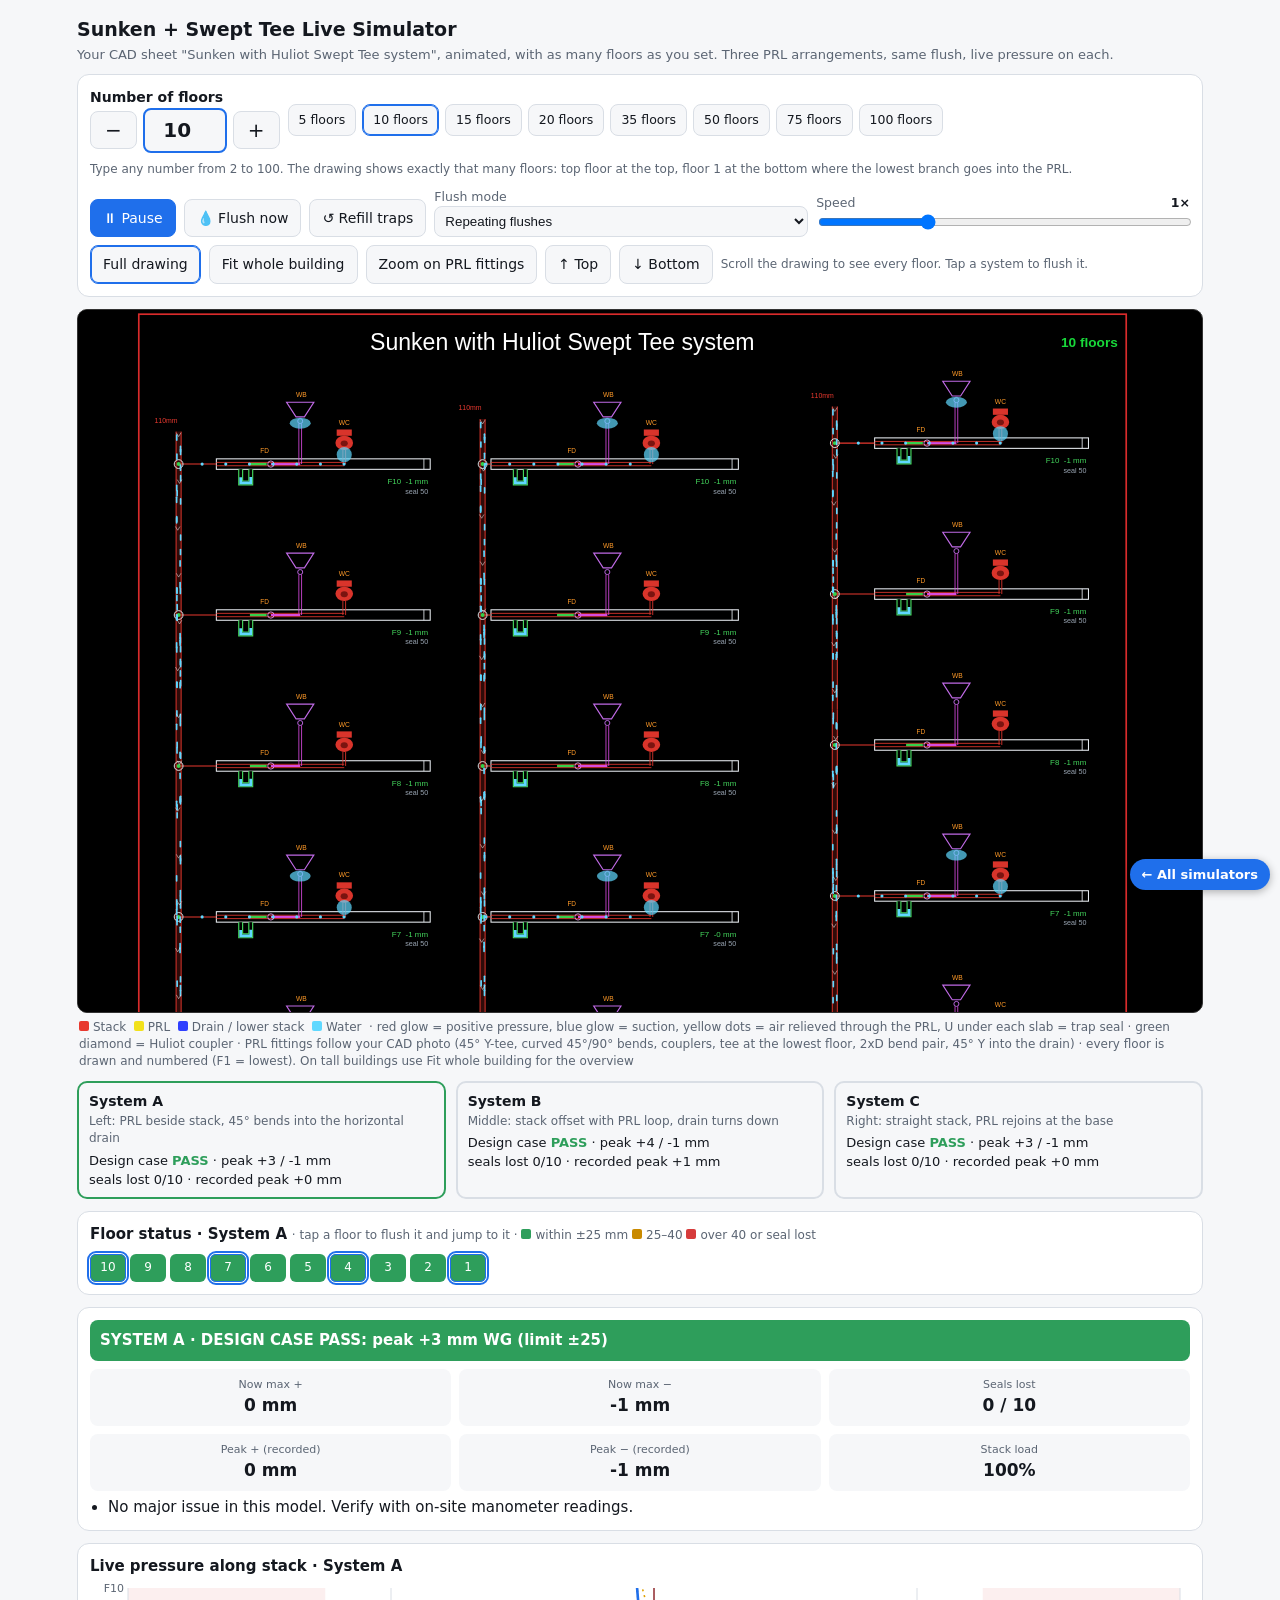
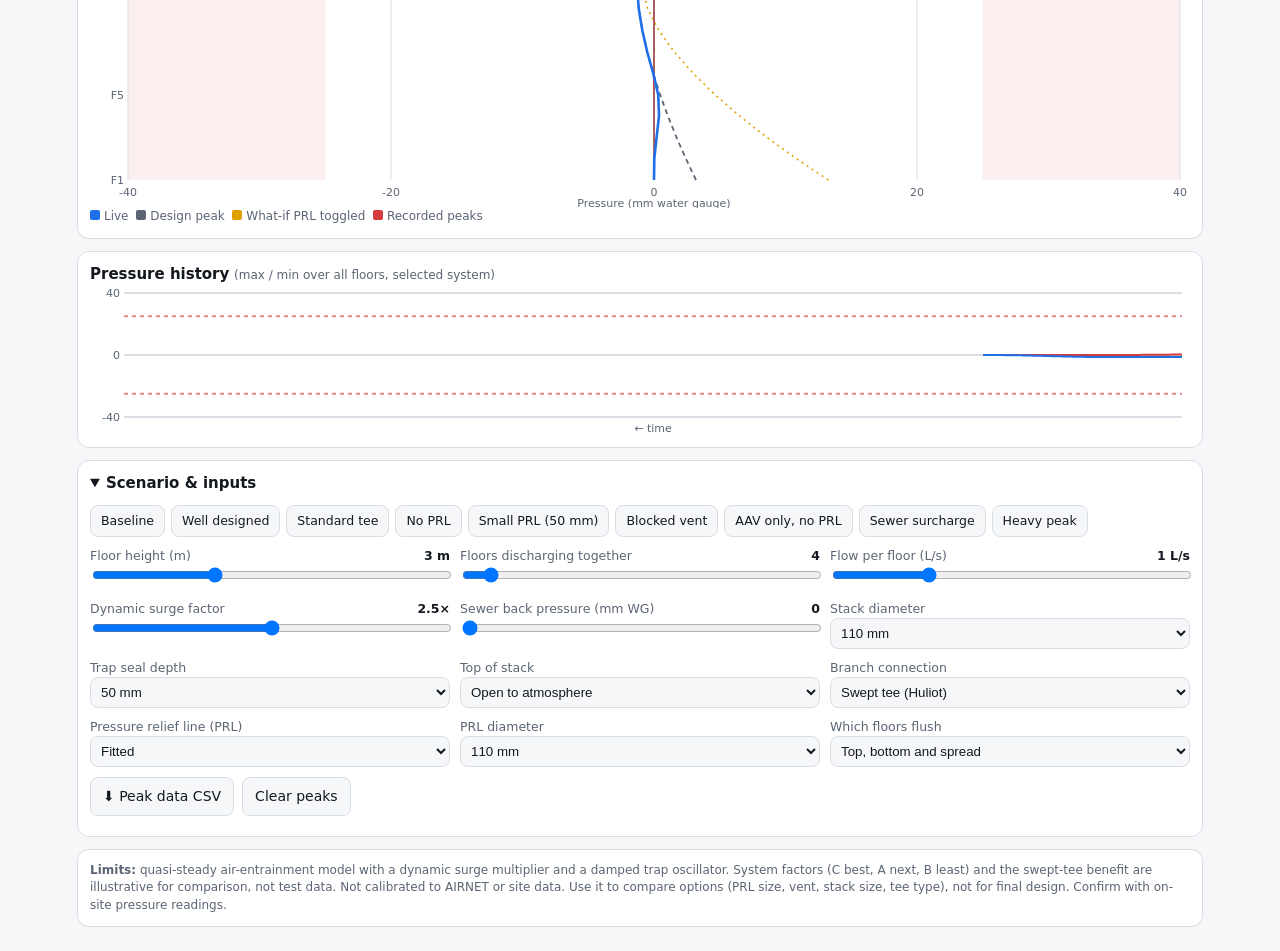
<file: sims/sunken-swept-tee.html>
<!DOCTYPE html>
<html lang="en"><head><meta charset="utf-8">
<meta name="viewport" content="width=device-width, initial-scale=1, viewport-fit=cover">
<title>Swept Tee Live Simulator</title>
<style>
:root{--bg:#f6f7f9;--card:#fff;--tx:#14181f;--mut:#5b6573;--bd:#d9dee5;--ac:#1f6feb;--ok:#2e9e5b;--wa:#e0a100;--er:#d63b3b;padding-top:env(safe-area-inset-top,0px);padding-bottom:env(safe-area-inset-bottom,0px)}
@media (prefers-color-scheme:dark){:root:not([data-theme="light"]){--bg:#101419;--card:#1a2029;--tx:#e8ecf1;--mut:#9aa6b4;--bd:#2c3542;--ac:#5aa2ff;--ok:#4cc582;--wa:#f0b72f;--er:#ff6b6b}}
:root[data-theme="dark"]{--bg:#101419;--card:#1a2029;--tx:#e8ecf1;--mut:#9aa6b4;--bd:#2c3542;--ac:#5aa2ff;--ok:#4cc582;--wa:#f0b72f;--er:#ff6b6b}
*{box-sizing:border-box}
body{margin:0 auto;background:var(--bg);color:var(--tx);font:15px/1.45 system-ui,-apple-system,"Segoe UI",Roboto,sans-serif;padding:12px;max-width:1150px}
h1{font-size:19px;margin:4px 0 2px}.sub{color:var(--mut);font-size:13px;margin-bottom:10px}
.card{background:var(--card);border:1px solid var(--bd);border-radius:12px;padding:12px;margin-bottom:12px}
.grid{display:grid;grid-template-columns:1fr 1fr;gap:10px}
@media(min-width:720px){.grid{grid-template-columns:repeat(3,1fr)}}
label{display:block;font-size:12.5px;color:var(--mut)}label b{color:var(--tx);float:right}
input[type=range]{width:100%}
select{width:100%;padding:6px;border-radius:8px;border:1px solid var(--bd);background:var(--bg);color:var(--tx)}
button{font:inherit;font-size:14px;padding:8px 12px;border-radius:8px;border:1px solid var(--bd);background:var(--bg);color:var(--tx);cursor:pointer}
button.pri{background:var(--ac);color:#fff;border-color:var(--ac)}
button.on{border-color:var(--ac);box-shadow:inset 0 0 0 1px var(--ac)}
.row{display:flex;gap:8px;flex-wrap:wrap;align-items:end;margin-bottom:8px}
.row>div{flex:1;min-width:130px}
.kpi{display:grid;grid-template-columns:repeat(3,1fr);gap:8px;text-align:center}
.kpi div{background:var(--bg);border-radius:8px;padding:8px 4px}.kpi span{display:block;font-size:11px;color:var(--mut)}.kpi strong{font-size:17px}
canvas{display:block}
#cp{width:100%;height:230px}#cs{width:100%;height:150px}
.verdict{padding:10px;border-radius:8px;font-weight:600;color:#fff;margin-bottom:8px}
.note{font-size:12px;color:var(--mut)}ul{margin:6px 0 0 18px;padding:0}
.sw{display:inline-block;width:10px;height:10px;border-radius:2px;margin-right:4px}
details summary{cursor:pointer;font-weight:600}
.chips{display:flex;gap:6px;flex-wrap:wrap;margin-bottom:10px}.chips button{font-size:12.5px;padding:6px 10px}
#sw{background:#000;border-radius:10px;overflow:auto;border:1px solid #333;scrollbar-gutter:stable;overscroll-behavior:contain;color-scheme:dark;height:420px}
#spacer{position:relative}
#sheet{position:sticky;top:0;left:0;display:block;cursor:pointer}
.stepper{display:flex;gap:6px;align-items:center}
.stepper input{width:84px;font:inherit;font-size:20px;font-weight:700;text-align:center;padding:6px;border-radius:8px;border:2px solid var(--ac);background:var(--bg);color:var(--tx)}
.stepper button{font-size:20px;line-height:1;padding:8px 14px}
.fgrid{display:flex;flex-wrap:wrap;gap:4px;margin-top:8px}
.fc{min-width:36px;padding:5px 0;font-size:12px;border-radius:6px;color:#fff;border:0;background:#777}
.fc.ok{background:var(--ok)}.fc.wa{background:#c98a00}.fc.er{background:var(--er)}
.fc.on{outline:2px solid var(--ac);outline-offset:1px}.fc.lost{text-decoration:line-through}
.syscards{display:grid;grid-template-columns:repeat(3,1fr);gap:10px;margin-top:10px}
@media(max-width:720px){.syscards{grid-template-columns:1fr}}
.sc{background:var(--bg);border:2px solid var(--bd);border-radius:10px;padding:8px 10px;cursor:pointer;font-size:13px}
.sc.sel{border-color:var(--ok)}
.sc h3{margin:0 0 2px;font-size:14px}.sc .d{color:var(--mut);font-size:12px;margin-bottom:4px}
</style></head><body><style>.hub-back{position:fixed;right:10px;bottom:calc(10px + env(safe-area-inset-bottom,0px));z-index:99;background:#1f6feb;color:#fff;font:600 13px system-ui,sans-serif;padding:8px 12px;border-radius:20px;text-decoration:none;box-shadow:0 2px 8px rgba(0,0,0,.3)}</style><a class="hub-back" href="https://claude.ai/artifact/CwDQXj6etUUZjSixqyweAR">← All simulators</a>
<h1>Sunken + Swept Tee Live Simulator</h1>
<div class="sub">Your CAD sheet "Sunken with Huliot Swept Tee system", animated, with as many floors as you set. Three PRL arrangements, same flush, live pressure on each.</div>

<div class="card">
 <div class="row" style="align-items:center">
  <div style="flex:0 0 auto;min-width:0"><label for="nf" style="font-weight:600;color:var(--tx);font-size:14px">Number of floors</label>
   <div class="stepper"><button id="nMinus" aria-label="one floor less">−</button><input id="nf" type="number" inputmode="numeric" min="2" max="100" value="10"><button id="nPlus" aria-label="one floor more">+</button></div></div>
  <div style="flex:1;min-width:200px"><div class="chips" id="nchips" style="margin:0"></div></div>
 </div>
 <div class="note" style="margin-bottom:10px">Type any number from 2 to 100. The drawing shows exactly that many floors: top floor at the top, floor 1 at the bottom where the lowest branch goes into the PRL.</div>
 <div class="row">
  <button class="pri" id="bPlay">⏸ Pause</button>
  <button id="bFlush">💧 Flush now</button>
  <button id="bReset">↺ Refill traps</button>
  <div><label>Flush mode</label><select id="mode"><option value="cycle">Repeating flushes</option><option value="single">Single (manual)</option><option value="hold">Continuous load</option></select></div>
  <div><label>Speed <b id="v_speed">1×</b></label><input type="range" id="speed" min="0.2" max="3" step="0.1" value="1"></div>
 </div>
 <div class="row" style="margin-bottom:0">
  <button id="vFull" class="on">Full drawing</button>
  <button id="vFit">Fit whole building</button>
  <button id="vPrl">Zoom on PRL fittings</button>
  <button id="bTop">↑ Top</button><button id="bBot">↓ Bottom</button>
  <span class="note" style="align-self:center">Scroll the drawing to see every floor. Tap a system to flush it.</span>
 </div>
</div>

<div id="sw"><div id="spacer"><canvas id="sheet"></canvas></div></div>
<div class="note" style="margin:6px 2px 0"><span class="sw" style="background:#e8392f"></span>Stack &nbsp;<span class="sw" style="background:#f2e11b"></span>PRL &nbsp;<span class="sw" style="background:#2f3fff"></span>Drain / lower stack &nbsp;<span class="sw" style="background:#5fd8ff"></span>Water &nbsp;· red glow = positive pressure, blue glow = suction, yellow dots = air relieved through the PRL, U under each slab = trap seal · green diamond = Huliot coupler · PRL fittings follow your CAD photo (45° Y-tee, curved 45°/90° bends, couplers, tee at the lowest floor, 2xD bend pair, 45° Y into the drain) · every floor is drawn and numbered (F1 = lowest). On tall buildings use Fit whole building for the overview</div>
<div class="syscards" id="syscards"></div>
<div class="card" style="margin-top:12px"><b id="gtitle">Floor status</b> <span class="note">· tap a floor to flush it and jump to it · <span class="sw" style="background:var(--ok)"></span>within ±25 mm <span class="sw" style="background:#c98a00"></span>25–40 <span class="sw" style="background:var(--er)"></span>over 40 or seal lost</span>
 <div class="fgrid" id="fgrid"></div></div>

<div class="card" style="margin-top:12px">
 <div id="verdict" class="verdict"></div>
 <div class="kpi" id="kpi"></div>
 <ul id="recs"></ul>
</div>

<div class="card"><b id="ptitle">Live pressure along stack</b>
 <canvas id="cp"></canvas>
 <div class="note"><span class="sw" style="background:var(--ac)"></span>Live &nbsp;<span class="sw" style="background:var(--mut)"></span>Design peak &nbsp;<span class="sw" style="background:var(--wa)"></span>What-if PRL toggled &nbsp;<span class="sw" style="background:var(--er)"></span>Recorded peaks</div>
</div>

<div class="card"><b>Pressure history</b> <span class="note">(max / min over all floors, selected system)</span>
 <canvas id="cs"></canvas>
</div>

<div class="card">
 <details open><summary>Scenario &amp; inputs</summary>
  <div class="chips" style="margin-top:10px" id="presets"></div>
  <div class="grid" id="inputs"></div>
  <div class="row" style="margin-top:10px"><button id="bCsv">⬇ Peak data CSV</button><button id="bPeak">Clear peaks</button></div>
 </details>
</div>

<div class="card note"><b>Limits:</b> quasi-steady air-entrainment model with a dynamic surge multiplier and a damped trap oscillator. System factors (C best, A next, B least) and the swept-tee benefit are illustrative for comparison, not test data. Not calibrated to AIRNET or site data. Use it to compare options (PRL size, vent, stack size, tee type), not for final design. Confirm with on-site pressure readings.</div>

<script>
/* =================== parameters =================== */
const P={N:10,H:3,D:110,nAct:4,qf:1.0,seal:50,vent:'open',prl:1,prlD:110,tee:'swept',surge:2.5,sewer:0,pattern:'mix'};
const defs=[
['H','Floor height (m)',2.5,4,0.1,v=>v+' m'],
['nAct','Floors discharging together',1,50,1,v=>v],['qf','Flow per floor (L/s)',0.3,3,0.1,v=>v+' L/s'],
['surge','Dynamic surge factor',1,4,0.1,v=>v+'×'],['sewer','Sewer back pressure (mm WG)',0,40,1,v=>v]
];
const sels=[
['D','Stack diameter',[[100,'100 mm'],[110,'110 mm'],[125,'125 mm'],[150,'150 mm']]],
['seal','Trap seal depth',[[50,'50 mm'],[75,'75 mm']]],
['vent','Top of stack',[['open','Open to atmosphere'],['aav','Air admittance valve'],['blocked','Restricted / blocked']]],
['tee','Branch connection',[['swept','Swept tee (Huliot)'],['std','Standard 87.5° tee']]],
['prl','Pressure relief line (PRL)',[[1,'Fitted'],[0,'Not fitted']]],
['prlD','PRL diameter',[[110,'110 mm'],[75,'75 mm'],[50,'50 mm']]],
['pattern','Which floors flush',[['mix','Top, bottom and spread'],['random','Random floors'],['top','Top floors'],['bottom','Bottom floors'],['spread','Evenly spread']]]
];
const BASE={H:3,D:110,nAct:4,qf:1,seal:50,vent:'open',prl:1,prlD:110,tee:'swept',surge:2.5,sewer:0,pattern:'mix'};
const presets=[
['Baseline',{}],['Well designed',{D:150,seal:75}],['Standard tee',{tee:'std'}],['No PRL',{prl:0}],['Small PRL (50 mm)',{prlD:50}],
['Blocked vent',{vent:'blocked'}],['AAV only, no PRL',{vent:'aav',prl:0,nAct:8}],
['Sewer surcharge',{sewer:30}],['Heavy peak',{nAct:12,qf:1.5,pattern:'top'}]
];
const TS=0.3,RISE=0.8,HOLD=3,TAU=1.2,OPTS=[1,2,3];
const SYSNAME={1:'A',2:'B',3:'C'};
const SYSDESC={1:'Left: PRL beside stack, 45° bends into the horizontal drain',2:'Middle: stack offset with PRL loop, drain turns down',3:'Right: straight stack, PRL rejoins at the base'};
const $=id=>document.getElementById(id);
let RR={},AA={},OS={},SEL=1,C={},last=0,fcount=0,CFG={},CK='',VIEW='full',PEND=null,SAVED=null,GR=[],GRS=[];
const NMIN=2,NMAX=100,PITCH=72;
let VP={s:1,sx:0,sy:0,W:0,H:0},VIS={y0:0,y1:1e9,lod:0},MINW=.4;
const SB={1:{sx:22,x0:40,x1:142,t0:71,adj:0,dt:-13,wbx:80},2:{sx:167,x0:171,x1:289,t0:71,adj:-4,dt:-19,wbx:226.5},3:{sx:335,x0:354,x1:456,t0:61,adj:0,dt:-15,wbx:393}};
const Lof=k=>SB[k].t0+(P.N-1)*PITCH+SB[k].adj;
const HSheet=()=>71+(P.N-1)*PITCH+133;
function zoomBox(k){const L=Lof(k);return{1:[0,L-75,150,125],2:[160,L-65,136,152],3:[326,L-65,150,152]}[k]}
function ensureCfg(){const key=P.N+'|'+P.prl;if(key!==CK){CK=key;OPTS.forEach(o=>CFG[o]=sysCfg(o))}}
const TL={t:0,t0:0,run:true,speed:1,mode:'cycle',act:[],fa:32,flushes:0,
 wat:[],air:[]};
function seedFx(){const n=P.N;TL.wat=Array.from({length:Math.min(2000,Math.max(110,n*22))},()=>Math.random());const na=Math.min(150,Math.max(14,n*3));TL.air=Array.from({length:na},(_,i)=>i/na)}

/* =================== UI =================== */
const box=$('inputs');
defs.forEach(([k,l,mn,mx,st,f])=>{const d=document.createElement('div');d.innerHTML=`<label>${l}<b id="v_${k}">${f(P[k])}</b></label><input type="range" min="${mn}" max="${mx}" step="${st}" value="${P[k]}" id="i_${k}">`;box.appendChild(d);
 d.querySelector('input').oninput=e=>{P[k]=+e.target.value;$('v_'+k).textContent=f(P[k]);onParam(k)}});
sels.forEach(([k,l,o])=>{const d=document.createElement('div');d.innerHTML=`<label>${l}</label><select id="s_${k}">${o.map(x=>`<option value="${x[0]}">${x[1]}</option>`).join('')}</select>`;box.appendChild(d);
 d.querySelector('select').onchange=e=>{const v=e.target.value;P[k]=isNaN(v)?v:+v;onParam(k)}});
function syncUI(){
 $('nf').value=P.N;syncChips();
 defs.forEach(([k,,,,,f])=>{$('i_'+k).value=P[k];$('v_'+k).textContent=f(P[k])});
 sels.forEach(([k])=>{$('s_'+k).value=String(P[k])});
}
presets.forEach(([n,o])=>{const b=document.createElement('button');b.textContent=n;b.onclick=()=>{Object.assign(P,BASE,o);syncUI();initAll();recalc();TL.run=true;setPlayLabel()};$('presets').appendChild(b)});
function onParam(k){if(k==='N'||k==='seal'||k==='nAct'||k==='pattern')initAll();recalc()}
function setPlayLabel(){$('bPlay').textContent=TL.run?'⏸ Pause':'▶ Play'}
$('bPlay').onclick=()=>{TL.run=!TL.run;setPlayLabel()};
$('bFlush').onclick=()=>{TL.run=true;setPlayLabel();pickActive()};
$('bReset').onclick=()=>{OPTS.forEach(k=>{OS[k].seal.fill(P.seal);OS[k].y.fill(0);OS[k].v.fill(0)})};
$('bPeak').onclick=()=>{OPTS.forEach(k=>{const O=OS[k];O.pk=0;O.pn=0;O.pmx.fill(0);O.pmn.fill(0);O.hist=[]})};
$('mode').onchange=e=>{TL.mode=e.target.value;pickActive()};
$('speed').oninput=e=>{TL.speed=+e.target.value;$('v_speed').textContent=TL.speed.toFixed(1)+'×'};
function setView(v){const sw=$('sw');if(VIEW==='full')SAVED=[sw.scrollLeft,sw.scrollTop];VIEW=v;if(v==='full'&&SAVED)PEND={x:SAVED[0],y:SAVED[1]};
 ['full','fit','prl'].forEach(m=>$('v'+m[0].toUpperCase()+m.slice(1)).classList.toggle('on',v===m))}
$('vFull').onclick=()=>setView('full');$('vFit').onclick=()=>setView('fit');$('vPrl').onclick=()=>setView('prl');
$('bTop').onclick=()=>{if(VIEW!=='full')setView('full');PEND={top:1}};$('bBot').onclick=()=>{if(VIEW!=='full')setView('full');PEND={bot:1}};
function goFloor(f){TL.run=true;setPlayLabel();TL.act=[f];TL.fa=f;TL.t0=TL.t;TL.flushes++;if(VIEW!=='full')setView('full');PEND={f}}
/* ---- floors input ---- */
const nf=$('nf');
[5,10,15,20,35,50,75,100].forEach(n=>{const b=document.createElement('button');b.textContent=n+' floors';b.dataset.n=n;b.onclick=()=>setN(n);$('nchips').appendChild(b)});
function syncChips(){document.querySelectorAll('#nchips button').forEach(b=>b.classList.toggle('on',+b.dataset.n===P.N))}
function setN(v){v=Math.max(NMIN,Math.min(NMAX,Math.round(+v||P.N)));nf.value=v;if(v===P.N)return;P.N=v;syncChips();initAll();buildGrid();recalc();PEND={bot:1};if(VIEW==='full'&&v<=6)PEND={top:1}}
nf.oninput=()=>{const v=+nf.value;if(nf.value!==''&&Number.isInteger(v)&&v>=NMIN&&v<=NMAX)setN(v)};
nf.onchange=()=>setN(nf.value);nf.onkeydown=e=>{if(e.key==='Enter')nf.blur()};
$('nMinus').onclick=()=>setN(P.N-1);$('nPlus').onclick=()=>setN(P.N+1);
function buildGrid(){const g=$('fgrid');g.innerHTML='';GR=[];GRS=[];for(let f=P.N;f>=1;f--){const b=document.createElement('button');b.className='fc';b.textContent=f;b.onclick=()=>goFloor(f);g.appendChild(b);GR[f]=b}}
function updateGrid(){const O=OS[SEL];if(!O||!GR.length)return;for(let f=1;f<=P.N;f++){if(!GR[f])continue;const i=f-1,ay=Math.abs(O.y[i]),lost=O.seal[i]<25;let st=lost||ay>=40?'er':ay<25?'ok':'wa';if(TL.act.includes(f)&&env(TL.t-TL.t0)>.05)st+=' on';if(lost)st+=' lost';if(GRS[f]!==st){GRS[f]=st;GR[f].className='fc '+st}}}
function selectSys(k,flush){SEL=k;document.querySelectorAll('.sc').forEach(e=>e.classList.toggle('sel',+e.dataset.k===k));if(flush){TL.run=true;setPlayLabel();pickActive()}recalc()}
OPTS.forEach(k=>{const d=document.createElement('div');d.className='sc'+(k===1?' sel':'');d.dataset.k=k;d.innerHTML=`<h3>System ${SYSNAME[k]}</h3><div class="d">${SYSDESC[k]}</div><div id="cap${k}"></div>`;d.onclick=()=>selectSys(k,true);$('syscards').appendChild(d)});
$('sheet').onclick=e=>{const r=$('sheet').getBoundingClientRect(),x=(e.clientX-r.left+VP.sx)/VP.s;selectSys(x<160?1:x<332?2:3,true)};
$('bCsv').onclick=()=>{const O=OS[SEL];let s='floor,peak_positive_mm,peak_negative_mm,residual_seal_mm\n';for(let i=0;i<P.N;i++)s+=`${i+1},${O.pmx[i].toFixed(1)},${O.pmn[i].toFixed(1)},${O.seal[i].toFixed(1)}\n`;
 const a=document.createElement('a');a.href=URL.createObjectURL(new Blob([s],{type:'text/csv'}));a.download='system'+SYSNAME[SEL]+'_stack_peaks.csv';a.click()};

/* =================== physics (steady screening model, per system) =================== */
function sim(p){
 const g=9.81,rho=1.2,nu=1e-6,L=p.N*p.H;
 const D=(p.D-6)/1000,Q=Math.min(p.nAct,p.N)*p.qf/1000;
 const t=Math.cbrt(3*nu*Q/(Math.PI*D*9.81));
 const Vt=0.75*Q/(Math.PI*D*t);
 const Dc=D-2*t;
 const Qcap=4.0*Math.pow(p.D/110,8/3),fill=Q*1000/Qcap;
 const Kin={open:0.8,aav:4,blocked:25}[p.vent];
 const SY={1:{kb:0.6,eff:1.0},2:{kb:1.5,eff:0.85},3:{kb:0.2,eff:0.95}}[p.prlOpt]||{kb:0.6,eff:1};
 const TEE=p.tee==='swept'?{kj:0.85,su:0.93}:{kj:1.0,su:1.12};
 const Kj=10*Math.min(2,Math.max(0.3,Q*1000/3))*TEE.kj;
 const surge=p.surge*TEE.su;
 let Kbase=SY.kb+Kj;
 if(p.prl){const r=Math.pow(p.prlD/p.D,2)*SY.eff;Kbase=Kbase/Math.pow(1+1.5*r,2)*(1+0.02*2)}
 const fi=0.05,fw=0.02,K=Kin+Kbase,a=0.5*rho;
 let lo=0,hi=Vt;
 for(let i=0;i<60;i++){const m=(lo+hi)/2;const f=fi*(L/Dc)*a*(Vt-m)**2-fw*(L/D)*a*m*m-K*a*m*m;if(f>0)lo=m;else hi=m}
 const Va=(lo+hi)/2,q=a*Va*Va;
 const Ptop=-Kin*q*surge/g,Pb0=(Kbase*q*surge)/g;
 const pr=[],prDyn=[],sw=[];
 for(let f=1;f<=p.N;f++){const s=(p.N-f)/Math.max(1,p.N-1);const w=Math.pow(s,1.6);
  const d=Ptop+(Pb0-Ptop)*w,sv=p.sewer*w;prDyn.push(d);sw.push(sv);pr.push(d+sv)}
 return{pr,prDyn,sw,Vt,fill,Qcap,Va};
}
function recalc(){
 OPTS.forEach(k=>{RR[k]=sim({...P,prlOpt:k});AA[k]=sim({...P,prlOpt:k,prl:P.prl?0:1});
  const R=RR[k];R.mx=Math.max(...R.pr);R.mn=Math.min(...R.pr);R.bad=Math.max(R.mx,-R.mn)});
 colors();updateDOM(true);
}
const verdictOf=b=>b<25?['PASS','var(--ok)','#2e9e5b']:b<40?['MARGINAL','var(--wa)','#c98a00']:['FAIL','var(--er)','#d63b3b'];
function colors(){const cs=getComputedStyle(document.documentElement);['--bg','--card','--tx','--mut','--bd','--ac','--ok','--wa','--er'].forEach(n=>C[n]=cs.getPropertyValue(n).trim()||'#888')}
matchMedia('(prefers-color-scheme:dark)').addEventListener&&matchMedia('(prefers-color-scheme:dark)').addEventListener('change',colors);

/* =================== dynamic state =================== */
function newOpt(){const n=P.N;return{y:new Float32Array(n),v:new Float32Array(n),tgt:new Float32Array(n),seal:new Float32Array(n).fill(P.seal),
 pk:0,pn:0,pmx:new Float32Array(n),pmn:new Float32Array(n),hist:[],prlp:Array.from({length:8},(_,i)=>i/8)}}
function initAll(){OPTS.forEach(k=>OS[k]=newOpt());seedFx();TL.t=0;TL.t0=0;TL.flushes=0;pickActive()}
function pickActive(){
 const n=P.N,k=Math.min(P.nAct,n);let a=[];
 if(P.pattern==='mix'){const s=new Set();[n,1].forEach(f=>{if(s.size<k)s.add(f)});const m=k-s.size;for(let j=1;j<=m;j++)s.add(Math.max(1,Math.min(n,Math.round(1+j*(n-1)/(m+1)))));while(s.size<k)s.add(1+Math.floor(Math.random()*n));a=[...s]}
 else if(P.pattern==='top'){for(let i=0;i<k;i++)a.push(n-i)}
 else if(P.pattern==='bottom'){for(let i=0;i<k;i++)a.push(1+i)}
 else if(P.pattern==='spread'){const s=new Set();for(let i=0;i<k;i++)s.add(Math.max(1,Math.min(n,Math.round(1+(i+0.5)*(n-1)/k))));a=[...s]}
 else{const s=new Set();while(s.size<k)s.add(1+Math.floor(Math.random()*n));a=[...s]}
 TL.act=a;TL.fa=Math.max(...a);TL.t0=TL.t;TL.flushes++;
}
function env(ph){
 if(ph<=0)return 0;
 if(ph<RISE){const s=ph/RISE;return s*s*(3-2*s)}
 if(TL.mode==='hold'||ph<RISE+HOLD)return 1;
 return Math.exp(-(ph-RISE-HOLD)/TAU);
}
const trav=()=>P.N*P.H/RR[1].Vt*TS;
function ef(f){const d=f<TL.fa?(TL.fa-f)*P.H/RR[1].Vt*TS:0;return env(TL.t-TL.t0-d)}
function step(dt){
 TL.t+=dt;
 const Tc=RISE+HOLD+4*TAU+trav()+1.5;
 if(TL.mode==='cycle'&&TL.t-TL.t0>Tc)pickActive();
 const sub=Math.max(1,Math.ceil(dt/0.02)),h=dt/sub,w0=2*Math.PI*1.3,z=0.22;
 OPTS.forEach(k=>{
  const O=OS[k],Rk=RR[k];let mx=-1e9,mn=1e9;
  for(let i=0;i<P.N;i++){
   const e=ef(i+1),tgt=Rk.prDyn[i]*Math.pow(e,1.5)+Rk.sw[i];O.tgt[i]=tgt;
   let y=O.y[i],v=O.v[i];
   for(let s=0;s<sub;s++){const a=w0*w0*(tgt-y)-2*z*w0*v;v+=a*h;y+=v*h}
   y=Math.max(-120,Math.min(120,y));O.y[i]=y;O.v[i]=v;
   const ay=Math.abs(y);if(ay>25)O.seal[i]=Math.max(0,O.seal[i]-(ay-25)*0.1*dt);
   if(tgt>O.pmx[i])O.pmx[i]=tgt;if(tgt<O.pmn[i])O.pmn[i]=tgt;
   if(tgt>mx)mx=tgt;if(tgt<mn)mn=tgt;
  }
  if(mx>O.pk)O.pk=mx;if(-mn>O.pn)O.pn=-mn;
  O.hist.push([mx,mn]);if(O.hist.length>400)O.hist.shift();
 });
 const rate=1/Math.max(1.5,trav()*0.9);
 TL.wat.forEach((s,i)=>TL.wat[i]=(s+dt*rate*(0.8+0.4*((i*7)%5)/5))%1);
 TL.air.forEach((u,i)=>TL.air[i]=(u+dt*0.28)%1);
 OPTS.forEach(k=>{const O=OS[k],p0=O.tgt[0];O.prlp.forEach((u,i)=>O.prlp[i]=(u+dt*(p0>3?0.5:0.08))%1)});
}
const colv=v=>{v=Math.abs(v);return v<25?C['--ok']:v<40?C['--wa']:C['--er']};
const cv2=v=>{v=Math.abs(v);return v<25?'#43d65c':v<40?'#f0b72f':'#ff6b6b'};

/* =================== CAD helpers (sheet units: 477 x 492) =================== */
function ln(c,pts,col,w,close,dash){c.save();c.beginPath();pts.forEach((p,i)=>i?c.lineTo(p[0],p[1]):c.moveTo(p[0],p[1]));if(close)c.closePath();c.strokeStyle=col;c.lineWidth=Math.max(w,MINW);c.lineJoin='miter';if(dash)c.setLineDash(dash);c.stroke();c.restore()}
function rc(c,x,y,w,h,col,lw,fill){if(fill){c.fillStyle=fill;c.fillRect(x,y,w,h)}c.strokeStyle=col;c.lineWidth=Math.max(lw||.5,MINW);c.strokeRect(x,y,w,h)}
function ci(c,x,y,r,col,lw,fill){c.beginPath();c.arc(x,y,r,0,7);if(fill){c.fillStyle=fill;c.fill()}if(col){c.strokeStyle=col;c.lineWidth=lw||.5;c.stroke()}}
function txt(c,t,x,y,o){o=o||{};c.save();c.translate(x,y);if(o.rot)c.rotate(o.rot*Math.PI/180);c.font=(o.b?'bold ':'')+(o.s||4)+'px Arial,Helvetica,sans-serif';c.fillStyle=o.c||'#fff';c.textAlign=o.a||'center';c.textBaseline='middle';c.fillText(t,0,0);c.restore()}
function offs(pts,d){
 const n=pts.length,seg=[],out=[];
 for(let i=0;i<n-1;i++){const dx=pts[i+1][0]-pts[i][0],dy=pts[i+1][1]-pts[i][1],l=Math.hypot(dx,dy)||1;seg.push([dx/l,dy/l])}
 const nx=i=>-seg[i][1]*d,ny=i=>seg[i][0]*d;
 out.push([pts[0][0]+nx(0),pts[0][1]+ny(0)]);
 for(let i=1;i<n-1;i++){
  const a=[pts[i][0]+nx(i-1),pts[i][1]+ny(i-1)],b=[pts[i][0]+nx(i),pts[i][1]+ny(i)],d1=seg[i-1],d2=seg[i];
  const cr=d1[0]*d2[1]-d1[1]*d2[0];
  if(Math.abs(cr)<1e-6)out.push(a);else{const t=((b[0]-a[0])*d2[1]-(b[1]-a[1])*d2[0])/cr;out.push([a[0]+d1[0]*t,a[1]+d1[1]*t])}
 }
 out.push([pts[n-1][0]+nx(n-2),pts[n-1][1]+ny(n-2)]);
 return out;
}
function dpipe(c,pts,w,col,lw,fill,dash){
 const A=offs(pts,w/2),B=offs(pts,-w/2);
 if(fill){c.beginPath();A.forEach((p,i)=>i?c.lineTo(p[0],p[1]):c.moveTo(p[0],p[1]));B.slice().reverse().forEach(p=>c.lineTo(p[0],p[1]));c.closePath();c.fillStyle=fill;c.fill()}
 ln(c,A,col,lw,false,dash);ln(c,B,col,lw,false,dash);
}
function polyLen(pts){let L=0;for(let i=1;i<pts.length;i++)L+=Math.hypot(pts[i][0]-pts[i-1][0],pts[i][1]-pts[i-1][1]);return L}
function polyAt(pts,d){
 for(let i=1;i<pts.length;i++){
  const dx=pts[i][0]-pts[i-1][0],dy=pts[i][1]-pts[i-1][1],l=Math.hypot(dx,dy)||1e-6;
  if(d<=l||i===pts.length-1){const t=Math.min(1,d/l);return[pts[i-1][0]+dx*t,pts[i-1][1]+dy*t,dx/l,dy/l]}
  d-=l;
 }
}
function dia(c,x,y,w,h,deg){c.save();c.translate(x,y);c.rotate(deg*Math.PI/180);c.strokeStyle='#e9edf2';c.lineWidth=.5;c.strokeRect(-w/2,-h/2,w,h);c.restore()}
function checkMark(c,pts,col){c.save();c.lineJoin='miter';c.strokeStyle=col;c.lineWidth=2.4;c.beginPath();pts.forEach((p,i)=>i?c.lineTo(p[0],p[1]):c.moveTo(p[0],p[1]));c.stroke();c.strokeStyle='#000';c.lineWidth=1.1;c.stroke();c.restore()}
function wbFix(c,x,y,ys){
 ln(c,[[x-6.5,y],[x+6.5,y],[x+2,y+7],[x-2,y+7]],'#c06ae6',.55,true);
 ci(c,x,y+9,1.2,'#c06ae6',.45);
 dpipe(c,[[x,y+10.2],[x,ys]],1.3,'#d94be0',.4);
 txt(c,'WB',x+.5,y-3.2,{s:3.2,c:'#ff9a28'});
}
function wcFix(c,x,y,ys){
 c.fillStyle='#d9342b';c.fillRect(x-3.6,y,7.2,3);
 c.beginPath();c.ellipse(x,y+6.4,4.2,3.4,0,0,7);c.fill();
 c.fillStyle='#7a1410';c.beginPath();c.ellipse(x,y+6.6,1.7,1.4,0,0,7);c.fill();
 dpipe(c,[[x,y+9.6],[x,ys]],1.3,'#e8392f',.4);
 txt(c,'WC',x,y-3.2,{s:3.2,c:'#ff9a28'});
}

/* =================== fitting helpers (from the Huliot CAD photo) =================== */
const PI2=Math.PI/2;
function roundPath(raw,t){
 const out=[raw[0].slice()],cor=[];
 for(let i=1;i<raw.length-1;i++){
  const p=raw[i],a=raw[i-1],b=raw[i+1];
  const l1=Math.hypot(p[0]-a[0],p[1]-a[1]),l2=Math.hypot(b[0]-p[0],b[1]-p[1]);
  const u1=[(p[0]-a[0])/l1,(p[1]-a[1])/l1],u2=[(b[0]-p[0])/l2,(b[1]-p[1])/l2];
  const tt=Math.min(t,l1*.45,l2*.45);
  const A=[p[0]-u1[0]*tt,p[1]-u1[1]*tt],Bp=[p[0]+u2[0]*tt,p[1]+u2[1]*tt];
  for(let j=0;j<=7;j++){const s=j/7,q=(1-s)*(1-s),w=2*s*(1-s),e=s*s;out.push([q*A[0]+w*p[0]+e*Bp[0],q*A[1]+w*p[1]+e*Bp[1]])}
  cor.push({A,B:Bp,v:i,p,u1,u2});
 }
 out.push(raw[raw.length-1].slice());
 return{pts:out,cor};
}
function hubRect(c,x,y,ang,len,wid,col){c.save();c.translate(x,y);c.rotate(ang);c.fillStyle='rgba(0,0,0,.62)';c.fillRect(-len/2,-wid/2,len,wid);c.strokeStyle=col;c.lineWidth=.4;c.strokeRect(-len/2,-wid/2,len,wid);c.restore()}
function dmk(c,x,y,sz,ang){c.save();c.translate(x,y);c.rotate(ang);c.strokeStyle='#35d04a';c.fillStyle='rgba(53,208,74,.35)';c.lineWidth=.3;c.beginPath();c.moveTo(0,-sz);c.lineTo(sz*.45,0);c.lineTo(0,sz);c.lineTo(-sz*.45,0);c.closePath();c.fill();c.stroke();c.restore()}
function band(c,x,y,ang,w,col,len){len=len||1.5;hubRect(c,x,y,ang,len,w,col);dmk(c,x,y,Math.min(w*.4,1.5),ang)}
function bandSeg(c,R,i,f,w,col,len){const a=R[i],b=R[i+1];band(c,a[0]+(b[0]-a[0])*f,a[1]+(b[1]-a[1])*f,Math.atan2(b[1]-a[1],b[0]-a[0]),w,col,len)}
function bandEnd(c,R,i,dEnd,w,col,len){const a=R[i],b=R[i+1],L=Math.hypot(b[0]-a[0],b[1]-a[1]),u=[(b[0]-a[0])/L,(b[1]-a[1])/L];band(c,b[0]-u[0]*dEnd,b[1]-u[1]*dEnd,Math.atan2(u[1],u[0]),w,col,len)}
function ribs(c,cor,w,col){cor.forEach(o=>{if(Math.abs(o.u1[0]*o.u2[1]-o.u1[1]*o.u2[0])<.05)return;[[o.A,o.u1],[o.B,o.u2]].forEach(([p,u])=>{c.strokeStyle=col;c.lineWidth=.35;c.beginPath();c.moveTo(p[0]+u[1]*w/2,p[1]-u[0]*w/2);c.lineTo(p[0]-u[1]*w/2,p[1]+u[0]*w/2);c.stroke()})})}
function dim2D(c,a0,b0,off){
 const dx=b0[0]-a0[0],dy=b0[1]-a0[1],L=Math.hypot(dx,dy),u=[dx/L,dy/L],sg=off>0?1:-1,o=Math.abs(off),n=[-u[1]*sg,u[0]*sg];
 const p1=[a0[0]+u[0]*1.7,a0[1]+u[1]*1.7],p2=[b0[0]-u[0]*1.7,b0[1]-u[1]*1.7];
 const a=[p1[0]+n[0]*o,p1[1]+n[1]*o],b=[p2[0]+n[0]*o,p2[1]+n[1]*o];
 ln(c,[a,b],'#e9edf2',.3);
 [[a,1],[b,-1]].forEach(([p,d])=>{const h=[p[0]+u[0]*d,p[1]+u[1]*d];ln(c,[[h[0]+n[0]*.4,h[1]+n[1]*.4],p,[h[0]-n[0]*.4,h[1]-n[1]*.4]],'#e9edf2',.3)});
 txt(c,'2xD',(a[0]+b[0])/2+n[0]*1.9,(a[1]+b[1])/2+n[1]*1.9,{s:2.3,rot:Math.atan2(dy,dx)*180/Math.PI});
}
function arrowDown(c,x,y){ln(c,[[x,y],[x,y+2]],'#e9edf2',.5);ln(c,[[x-.7,y+1.2],[x,y+2.1],[x+.7,y+1.2]],'#e9edf2',.5)}

/* =================== sheet geometry (measured from the CAD drawing) =================== */
function sysCfg(k){
 const n=P.N,B=SB[k],tops=[];
 for(let i=0;i<n;i++)tops.push(B.t0+i*PITCH+(i===n-1?B.adj:0));
 const L=tops[n-1],Y=d=>L+d,top=B.t0+B.dt,sx=B.sx,px=sx+8.4,wcx=B.wbx+21,low=L+2.5,ytop=Y(-56);
 const head=[[sx,ytop+3.9],[sx+3.9,ytop],[px,ytop]];
 let mainRaw,prlRaw,base;
 if(k===1){mainRaw=[[22,top],[22,Y(11)],[30.5,Y(19.5)],[124,Y(24)]];
  prlRaw=head.concat([[px,Y(9.4)],[px+5.2,Y(14.6)],[94.7,Y(17.5)],[100,Y(22.8)]]);base=[26,Y(15)]}
 else if(k===2){mainRaw=[[167,top],[167,Y(13)],[175.5,Y(21.5)],[205,Y(23.5)],[207.5,Y(26)],[207.5,Y(100)]];
  prlRaw=head.concat([[px,Y(9.2)],[px+5.2,Y(14.4)],[214,Y(16.6)],[214,Y(57)],[207.5,Y(63.5)]]);base=[171,Y(17)]}
 else{mainRaw=[[335,top],[335,Y(10)],[335,Y(104)]];
  prlRaw=head.concat([[px,Y(61)],[sx,Y(69.4)]]);base=[335,Y(10)]}
 const mR=roundPath(mainRaw,1.7),pR=roundPath(prlRaw,1.6),main=mR.pts,prl=pR.pts;
 const pe=prlRaw[prlRaw.length-1],Lm=polyLen(main);let jd=0,best=1e9;
 const d0=Math.max(0,Lm-260);
 for(let d=d0;d<=Lm;d+=.5){const q=polyAt(main,d),dd=Math.hypot(q[0]-pe[0],q[1]-pe[1]);if(dd<best){best=dd;jd=d}}
 return{k,L,joinD:jd,sx,px,low,ytop,top,y1:tops[0]+2.5,x0:B.x0,x1:B.x1,tops,wbx:B.wbx,wcx,main,prl,mainRaw,prlRaw,mainCor:mR.cor,prlCor:pR.cor,base,bg:'#000',sw:2.2,psw:1.8,
  floors:tops.map((t,i)=>{const ym=t+2.5,via=!!P.prl&&i===n-1;
   return{t,y:ym,sim:n-i,viaPrl:via,br:via?[[wcx,ym],[px,ym]].concat(prl.filter(p=>p[1]>ym+.5)):[[wcx,ym],[sx,ym]],jn:[via?px:sx,ym],ro:[B.x1-1,t+13,'right'],trapX:B.x0+14,trapY:t+5,
   fx:[['wb',B.wbx,t-20],['wc',wcx,t-7]]}})};
}

/* =================== static CAD art =================== */
function drawSys(c,s){
 const k=s.k,RED='#e8392f',WH='#e9edf2',YEL='#f2e11b',BLU='#2f3fff',MAG='#d94be0',ORG='#ff9a28',GRN='#35d04a',W=2.4,WP=2.3;
 const n=P.N,lod=VIS.lod,L=s.L,Y=d=>L+d;
 const yb=s.mainRaw[1][1],R=s.prlRaw,last=R.length-1,px=s.px;
 /* stack: red above the first coupler, blue below (lower stack + drain) */
 dpipe(c,[[s.sx,s.mainRaw[0][1]],[s.sx,yb-5]],W,RED,.45,'rgba(232,57,47,.2)');
 dpipe(c,[[s.sx,yb-5]].concat(s.main.slice(1)),W,BLU,.45,'rgba(47,63,255,.28)');
 if(VIS.y0<s.top+30)txt(c,P.D+'mm',s.sx-6,s.top-5,{s:3.3,c:RED});
 /* floors: sunken slab with the branch inside it, swept tee, fixtures */
 s.tops.forEach((t,i)=>{
  if(t+10<VIS.y0-6||t-36>VIS.y1)return;
  const ym=t+2.5,lowF=i===n-1&&!!P.prl;
  rc(c,s.x0,t,s.x1-s.x0,5,WH,.5);
  if(lod>0){if(!lowF)ln(c,[[s.sx,ym],[s.wcx,ym]],RED,.9);else ln(c,[[s.px,ym],[s.wcx,ym]],RED,.9);return}
  ln(c,[[s.x1-3,t],[s.x1-3,t+5]],WH,.4);
  if(lowF)dpipe(c,[[px+3.9,ym],[s.wcx,ym]],1.6,RED,.4);
  else{ln(c,[[s.sx,ym],[s.x0,ym]],RED,.5);dpipe(c,[[s.x0,ym],[s.wcx,ym]],1.6,RED,.4);ci(c,s.sx,ym,2.1,WH,.45);ci(c,s.sx,ym,.95,null,0,GRN)}
  ln(c,[[s.wbx-24,ym],[s.wbx-16,ym]],GRN,1.1);ci(c,s.wbx-14,ym,1.5,'#e8a0f0',.4);ln(c,[[s.wbx-14,ym],[s.wbx,ym]],MAG,1);
  txt(c,'FD',s.wbx-17,t-3.6,{s:3.1,c:ORG});
  wbFix(c,s.wbx,t-27,ym);wcFix(c,s.wcx,t-14,ym);
 });
 if(VIS.y1<L-100||VIS.y0>L+140)return;
 if(k===2)rc(c,161.5,Y(-64.5),8,8,WH,.45);
 /* PRL pipe */
 if(P.prl)dpipe(c,s.prl,WP,YEL,.45,'rgba(242,225,27,.14)');
 else dpipe(c,s.prl,WP,'#666',.4,null,[1.2,1.2]);

 /* ---- stack base: 2 couplers, curved 45° bend, 2xD, coupler, curved 45° bend ---- */
 band(c,s.sx,yb-5,PI2,W+1.4,BLU,1.4);band(c,s.sx,yb-2.7,PI2,W+1.6,BLU,1.2);
 ribs(c,s.mainCor,W,BLU);
 if(k<3){const a=s.mainRaw[1],b=s.mainRaw[2];bandSeg(c,s.mainRaw,1,.74,W+1.2,BLU,2.2);dim2D(c,a,b,3.6)}

 /* ---- PRL line: same Huliot fittings on every system ---- */
 if(P.prl){
  const tee=R[0],v1=R[1];
  band(c,s.sx,tee[1]-5.4,PI2,W+1.4,RED,1.3);
  hubRect(c,s.sx,tee[1]-1.8,PI2,4.4,W+1.1,RED);
  band(c,tee[0]+(v1[0]-tee[0])*.45,tee[1]+(v1[1]-tee[1])*.45,Math.atan2(v1[1]-tee[1],v1[0]-tee[0]),WP+1.1,RED,2.4);
  arrowDown(c,s.sx,tee[1]+2.6);
  ribs(c,s.prlCor,WP,YEL);
  bandSeg(c,R,1,.5,WP+1.2,YEL,1.2);
  const a2=R[2];band(c,a2[0],a2[1]+3,PI2,WP+1.4,YEL,1.4);
  /* tee at the lowest floor: floor-1 branch enters the PRL */
  hubRect(c,px,s.low,PI2,5.2,WP+1.0,YEL);ln(c,[[px,s.low],[px+2.2,s.low]],RED,.5);
  band(c,px+3.0,s.low,0,2.1,RED,1.8);
  band(c,px,s.low-4.2,PI2,WP+1.3,YEL,1.3);band(c,px,s.low+4.2,PI2,WP+1.3,YEL,1.3);
  /* 2xD bend pair at the bottom */
  if(k<3){bandSeg(c,R,3,.72,WP+1.2,YEL,2.2);dim2D(c,R[3],R[4],k===2?2.6:-2.9)}
  /* end: coupler, curved 45° bend, coupler piece, 45° Y into the drain */
  bandEnd(c,R,last-2,3.0,WP+1.3,YEL,1.3);bandSeg(c,R,last-1,.5,WP+1.1,YEL,2.2);
  const q=polyAt(s.main,s.joinD),ma=Math.atan2(q[3],q[2]),E=R[last];
  hubRect(c,E[0],E[1],ma,4.4,W+1.0,BLU);
  band(c,E[0]-q[2]*3.4,E[1]-q[3]*3.4,ma,W+1.3,BLU,1.2);band(c,E[0]+q[2]*3.4,E[1]+q[3]*3.4,ma,W+1.3,BLU,1.2);
 }
 /* labels */
 if(k===1){
  txt(c,P.D+'mm',17.5,Y(-7),{s:3.3,c:RED,rot:-90});txt(c,P.prlD+'mm',px+5.4,Y(-37),{s:3.3,c:YEL,rot:-90});
  txt(c,'125mm',44,Y(29),{s:3.3,c:BLU});txt(c,'125mm',112,Y(29),{s:3.3,c:BLU});txt(c,'SLOP 1/80',47,Y(34.5),{s:2.6});ln(c,[[129,Y(18)],[135,Y(18)]],WH,.5);
  caption(c,58,Y(56),65,Y(65),[117,Y(54)],[124,Y(62)],[146,Y(45)]);
 }
 if(k===2){
  txt(c,P.D+'mm',163.5,Y(-35),{s:3.3,c:RED,rot:-90});txt(c,P.prlD+'mm',px+5.6,Y(-38),{s:3.3,c:YEL,rot:-90});
  txt(c,'125mm',184,Y(36),{s:3.3,c:BLU});txt(c,'SLOP 1/80',192,Y(30),{s:2.6});
  caption(c,191.5,Y(116.5),206,Y(125),[260,Y(115)],[268,Y(124)],[288,Y(104)]);
 }
 if(k===3){
  txt(c,P.D+'mm',331,Y(-35),{s:3.3,c:RED,rot:-90});txt(c,P.prlD+'mm',px+5.6,Y(-36.5),{s:3.3,c:YEL,rot:-90});
  txt(c,'SLOP 1/80',361,Y(30),{s:2.6});
  caption(c,386.7,Y(79),394,Y(87),[448,Y(77)],[457,Y(86)],[476,Y(67)]);
 }
}
function caption(c,x1,y1,x2,y2,a,b,d){
 if(P.prl){
  txt(c,'HULIOT STANDARD',x1,y1,{s:6.4,c:'#18d83a'});txt(c,'(Using 90 deg bend at pressure relief line)',x2,y2,{s:3.4});
  checkMark(c,[a,b,d],'#18d83a');
 }else{
  txt(c,'NO PRL FITTED',x1,y1,{s:6.4,c:'#ff6b6b'});txt(c,'(base pressure not relieved)',x2,y2,{s:3.4});
 }
}
function drawSheet(c){
 const HS=HSheet();
 c.fillStyle='#000';c.fillRect(0,0,477,HS);
 rc(c,3,2,471,HS-4,'#d92b2b',.8);
 txt(c,'Sunken with Huliot Swept Tee system',205,16,{s:11});
 txt(c,P.N+' floors',470,16,{s:6.5,c:'#18d83a',a:'right',b:1});
 OPTS.forEach(k=>{const s=CFG[k],on=SEL===k;drawSys(c,s);
  const ty=s.L+{1:56,2:116.5,3:79}[k]-19;
  if(ty+10<VIS.y0||ty>VIS.y1)return;
  const tx={1:58,2:245,3:386.7}[k];rc(c,tx-17,ty,34,9,on?'#18d83a':'#555',on?.9:.5,on?'rgba(24,216,58,.15)':null);txt(c,'SYSTEM '+SYSNAME[k],tx,ty+4.7,{s:4.6,c:on?'#18d83a':'#8d98a6',b:on});});
 if(P.tee!=='swept')txt(c,'(standard 87.5° tees in the model)',205,39,{s:4,c:'#ff9a28'});
}

/* =================== live overlay =================== */
function glow(c,x,y,p){
 if(Math.abs(p)<4)return;const r=6+Math.min(60,Math.abs(p))*.17,col=p>0?'232,57,47':'74,115,255';
 const gr=c.createRadialGradient(x,y,.6,x,y,r);gr.addColorStop(0,'rgba('+col+','+Math.min(.5,Math.abs(p)/70)+')');gr.addColorStop(1,'rgba('+col+',0)');
 c.fillStyle=gr;c.fillRect(x-r,y-r,2*r,2*r);
}
function drawTrap(c,x,y0,yy,sl,bg){
 const dp=6.5,w=2.4,lost=sl<25,col=lost?'#ff6b6b':cv2(yy);
 const lb=y0+dp-.8-Math.max(0,sl*.04),dy=Math.max(-1.8,Math.min(1.8,yy*.05));
 const ll=Math.max(y0+.6,lb-dy),lr=Math.max(y0+.6,lb+dy);
 const U=[[x-w,y0],[x-w,y0+dp],[x+w,y0+dp],[x+w,y0]];
 ln(c,U,col,2.4);ln(c,U,bg,1.3);
 ln(c,[[x-w,ll],[x-w,y0+dp],[x+w,y0+dp],[x+w,lr]],'#5fd8ff',1.3);
}
function overlay(c,k){
 const g=CFG[k],O=OS[k],N=P.N,e0=env(TL.t-TL.t0),ge=Math.min(1,e0*1.1),p0=O.tgt[0],lod=VIS.lod;
 const fAt=y=>Math.max(1,Math.min(N,N-(y-g.y1)/PITCH));
 const pAt=f=>{f=Math.max(1,Math.min(N,f));const a=Math.floor(f),b=Math.ceil(f),t=f-a;return O.tgt[a-1]*(1-t)+O.tgt[b-1]*t};
 const Lp=polyLen(g.main);
 c.lineCap='butt';
 const stp=lod===0?2:lod===1?4:8;
 for(let d=0;d<Lp;d+=stp){
  const a=polyAt(g.main,d);if(a[1]<VIS.y0-12||a[1]>VIS.y1+12)continue;const b=polyAt(g.main,Math.min(Lp,d+stp+.2)),p=pAt(fAt(a[1])),al=Math.min(.6,Math.abs(p)/55);
  if(al<.03)continue;c.strokeStyle=p>0?'rgba(232,57,47,'+al+')':'rgba(74,115,255,'+al+')';c.lineWidth=g.sw;
  c.beginPath();c.moveTo(a[0],a[1]);c.lineTo(b[0],b[1]);c.stroke();
 }
 if(P.prl){const al=Math.min(.5,Math.abs(p0)/55);if(al>=.03)ln(c,g.prl,p0>0?'rgba(232,57,47,'+al+')':'rgba(74,115,255,'+al+')',g.psw)}
 /* falling water */
 TL.wat.forEach((s,i)=>{
  const pt=polyAt(g.main,s*Lp);if(!pt||pt[1]<VIS.y0-6||pt[1]>VIS.y1+6)return;
  const f=fAt(pt[1]),above=TL.fa>=2,low1=TL.act.includes(1)&&e0>.05;
  const eA=above&&f<=TL.fa+.5?ef(f):0,eL=(low1&&(P.prl?s*Lp>=g.joinD:pt[1]>=g.low))?e0:0,e=Math.max(eA,eL);if(e<.1)return;
  const off=(i%2?-1:1)*(g.sw*.5-.15-((i*13)%5)*.06),nx=-pt[3],ny=pt[2],x=pt[0]+nx*off,y=pt[1]+ny*off;
  c.strokeStyle='#5fd8ff';c.globalAlpha=Math.min(1,e);c.lineWidth=.8;c.lineCap='round';
  c.beginPath();c.moveTo(x,y);c.lineTo(x+pt[2]*2.4,y+pt[3]*2.4);c.stroke();c.globalAlpha=1;c.lineCap='butt';
 });
 /* air chevrons in the stack core */
 const a0=g.main.slice(0,2),La=polyLen(a0);
 TL.air.forEach((u,i)=>{
  const pt=polyAt(a0,u*La),x=pt[0]+((i%3)-1)*g.sw*.2,y=pt[1];if(y<VIS.y0-4||y>VIS.y1+4)return;
  c.strokeStyle='#e9edf2';c.globalAlpha=.55*ge;c.lineWidth=.45;c.beginPath();c.moveTo(x-1.1,y-1);c.lineTo(x,y+.8);c.lineTo(x+1.1,y-1);c.stroke();c.globalAlpha=1;
 });
 /* PRL air relief */
 if(P.prl){
  const rp=g.prl.slice().reverse(),Lq=polyLen(rp),act=Math.max(0,Math.min(1,p0/20));
  if(act>.05){c.save();c.shadowColor='#f2e11b';c.shadowBlur=8*act;ln(c,g.prl,'rgba(242,225,27,'+(.4*act)+')',g.psw);c.restore()}
  O.prlp.forEach(u=>{const pt=polyAt(rp,u*Lq);if(!pt)return;c.fillStyle='#f2e11b';c.globalAlpha=.25+.75*act;c.beginPath();c.arc(pt[0],pt[1],.85,0,7);c.fill();c.globalAlpha=1});
 }
 /* floors */
 const LS=Math.min(12,Math.max(3.8,7/VP.s)),LK=Math.max(1,Math.ceil(LS*1.7/PITCH));
 g.floors.forEach(fl=>{
  if(fl.t+10<VIS.y0-6||fl.t-36>VIS.y1)return;
  const i=fl.sim-1,p=O.tgt[i],y=O.y[i],sl=O.seal[i],lost=sl<25,on=TL.act.includes(fl.sim)&&e0>.05;
  if(lod>0){
   glow(c,fl.jn[0],fl.jn[1],p);const col=lost?'#ff6b6b':cv2(y);c.fillStyle=col;c.beginPath();c.arc(fl.jn[0],fl.jn[1],lod>1?3:2,0,7);c.fill();
   if(on)ci(c,fl.jn[0],fl.jn[1],lod>1?5.5:3.6,'#5fd8ff',.8);
   if(fl.sim%LK===0||fl.sim===N||fl.sim===1)txt(c,'F'+fl.sim,g.x1-1,fl.t-LS*.6,{s:LS,a:'right',c:col});
   return;
  }
  if(on){
   const Lb=polyLen(fl.br);
   if(fl.viaPrl)ln(c,fl.br.slice(1),'rgba(95,216,255,'+(.35*e0)+')',1.1);
   const nd=Math.max(6,Math.round(Lb/12));
   for(let kk=0;kk<nd;kk++){const ph=(TL.t*TL.speed*60/Lb+kk/nd)%1,pt=polyAt(fl.br,ph*Lb);c.fillStyle='#5fd8ff';c.globalAlpha=Math.min(1,e0);c.beginPath();c.arc(pt[0],pt[1],.75,0,7);c.fill();c.globalAlpha=1}
   fl.fx.forEach(([t,x,yy])=>{c.fillStyle='rgba(95,216,255,'+(.2+.5*e0)+')';c.beginPath();c.ellipse(x,yy+(t==='wb'?3:5),t==='wb'?5:3.6,t==='wb'?2.6:3.6,0,0,7);c.fill()});
  }
  glow(c,fl.jn[0],fl.jn[1],p);
  const wcf=fl.fx.find(f=>f[0]==='wc');
  if(y>35&&wcf){c.fillStyle='rgba(95,216,255,.9)';for(let q=0;q<3;q++){c.beginPath();c.arc(wcf[1]-2.5+Math.random()*5,wcf[2]-3-Math.random()*6,.7,0,7);c.fill()}}
  txt(c,'F'+fl.sim+'  '+(y>=0?'+':'')+y.toFixed(0)+' mm',fl.ro[0],fl.ro[1]-2,{s:3.8,a:fl.ro[2],c:lost?'#ff6b6b':cv2(y)});
  txt(c,lost?'SEAL LOST':'seal '+sl.toFixed(0),fl.ro[0],fl.ro[1]+2.6,{s:3.4,a:fl.ro[2],c:lost?'#ff6b6b':'#9aa6b4'});
  drawTrap(c,fl.trapX,fl.trapY,y,sl,g.bg);
 });
 glow(c,g.base[0],g.base[1],p0);
}
function setupSheet(){
 const sw=$('sw'),cv=$('sheet'),sp=$('spacer');
 const W=Math.max(220,sw.clientWidth),HS=HSheet(),cap=Math.max(380,Math.round(innerHeight*.78));
 let s,wantH,spW,spH,b=null;
 if(VIEW==='full'){s=Math.min(Math.max(W,640),1000)/477;spW=Math.max(477*s,W);spH=Math.ceil(HS*s);wantH=Math.min(spH,cap)}
 else if(VIEW==='fit'){s=Math.min(W/477,cap/HS,1000/477);wantH=Math.round(HS*s);spW=W;spH=wantH}
 else{b=zoomBox(SEL);s=Math.min(Math.min(W,820)/b[2],cap/b[3]);wantH=Math.round(b[3]*s);spW=W;spH=wantH}
 wantH=Math.max(120,Math.round(wantH));
 const hh=(wantH+2)+'px',sww=Math.round(spW)+'px',shh=spH+'px';
 if(sw.style.height!==hh)sw.style.height=hh;if(sp.style.width!==sww)sp.style.width=sww;if(sp.style.height!==shh)sp.style.height=shh;
 const CW=sw.clientWidth,CH=sw.clientHeight;
 if(VIEW==='full'&&PEND){const p=PEND;PEND=null;
  if(p.f){sw.scrollTop=Math.max(0,(SB[1].t0+(P.N-p.f)*PITCH+2.5)*s-CH/2)}
  else if(p.top)sw.scrollTop=0;else if(p.bot)sw.scrollTop=1e9;else{sw.scrollLeft=p.x||0;sw.scrollTop=p.y||0}}
 else if(VIEW!=='full')PEND=null;
 let sx,sy;
 if(VIEW==='full'){sx=sw.scrollLeft-Math.max(0,(CW-477*s)/2);sy=sw.scrollTop}
 else if(VIEW==='fit'){sx=-(CW-477*s)/2;sy=0}
 else{sx=b[0]*s-(CW-b[2]*s)/2;sy=b[1]*s}
 const dpr=Math.min(2,window.devicePixelRatio||1),bw=Math.round(CW*dpr),bh=Math.round(CH*dpr);
 if(cv.width!==bw||cv.height!==bh){cv.width=bw;cv.height=bh}
 cv.style.width=CW+'px';cv.style.height=CH+'px';
 VP={s,sx,sy,W:CW,H:CH};MINW=.55/s;VIS={y0:sy/s,y1:(sy+CH)/s,lod:s<.2?2:s<.5?1:0};
 const c=cv.getContext('2d');c.setTransform(1,0,0,1,0,0);c.fillStyle='#000';c.fillRect(0,0,bw,bh);
 c.setTransform(dpr*s,0,0,dpr*s,-dpr*sx,-dpr*sy);return c;
}

/* =================== charts (selected system) =================== */
function setup(cv,hh){const dpr=window.devicePixelRatio||1,W=cv.clientWidth,H=hh||cv.clientHeight;
 if(cv.width!==Math.round(W*dpr)||cv.height!==Math.round(H*dpr)){cv.width=Math.round(W*dpr);cv.height=Math.round(H*dpr)}
 const c=cv.getContext('2d');c.setTransform(dpr,0,0,dpr,0,0);c.clearRect(0,0,W,H);return{c,W,H}}
function chartLimits(){const O=OS[SEL];return Math.max(40,Math.ceil(Math.max(...RR[SEL].pr.map(Math.abs),...AA[SEL].pr.map(Math.abs),O.pk,O.pn)/10)*10)}
function drawProfile(){
 const {c,W,H}=setup($('cp'),230),O=OS[SEL],R=RR[SEL],A=AA[SEL];
 const N=P.N,lim=chartLimits(),L=38,Rr=W-10,T=10,B=H-28;
 const X=v=>L+(v+lim)/(2*lim)*(Rr-L),Y=f=>B-(f-1)/Math.max(1,N-1)*(B-T);
 c.font='11px system-ui';
 c.fillStyle=C['--er'];c.globalAlpha=.08;c.fillRect(X(25),T,Rr-X(25),B-T);c.fillRect(L,T,X(-25)-L,B-T);c.globalAlpha=1;
 c.strokeStyle=C['--bd'];c.fillStyle=C['--mut'];c.textAlign='center';c.lineWidth=1;
 for(let v=-lim;v<=lim;v+=lim/2){c.beginPath();c.moveTo(X(v),T);c.lineTo(X(v),B);c.stroke();c.fillText(Math.round(v),X(v),H-12)}
 c.strokeStyle=C['--tx'];c.beginPath();c.moveTo(X(0),T);c.lineTo(X(0),B);c.stroke();
 c.textAlign='right';[1,Math.round(N/2),N].forEach(f=>c.fillText('F'+f,L-4,Y(f)+4));
 c.textAlign='center';c.fillText('Pressure (mm water gauge)',(L+Rr)/2,H-1);
 const line=(arr,col,dash,w)=>{c.strokeStyle=col;c.lineWidth=w;c.setLineDash(dash);c.beginPath();for(let i=0;i<N;i++){const x=X(arr[i]),y=Y(i+1);i?c.lineTo(x,y):c.moveTo(x,y)}c.stroke();c.setLineDash([])};
 line(A.pr,C['--wa'],[2,4],1.6);line(R.pr,C['--mut'],[5,4],1.8);
 line(O.pmx,C['--er'],[],1);line(O.pmn,C['--er'],[],1);line(O.tgt,C['--ac'],[],2.6);
}
function drawScope(){
 const {c,W,H}=setup($('cs'),150),O=OS[SEL];
 const lim=chartLimits(),L=34,Rr=W-8,T=8,B=H-18;
 const Y=v=>B-(v+lim)/(2*lim)*(B-T);
 c.font='11px system-ui';c.fillStyle=C['--mut'];c.textAlign='right';
 [-lim,0,lim].forEach(v=>{c.strokeStyle=C['--bd'];c.beginPath();c.moveTo(L,Y(v));c.lineTo(Rr,Y(v));c.stroke();c.fillText(Math.round(v),L-4,Y(v)+4)});
 c.setLineDash([4,4]);c.strokeStyle=C['--er'];c.globalAlpha=.6;[25,-25].forEach(v=>{c.beginPath();c.moveTo(L,Y(v));c.lineTo(Rr,Y(v));c.stroke()});c.setLineDash([]);c.globalAlpha=1;
 const n=O.hist.length;if(n<2)return;
 const X=i=>L+i/399*(Rr-L);
 [[0,C['--er']],[1,C['--ac']]].forEach(([k,col])=>{c.strokeStyle=col;c.lineWidth=2;c.beginPath();O.hist.forEach((h,i)=>{const x=X(i+400-n),y=Y(h[k]);i?c.lineTo(x,y):c.moveTo(x,y)});c.stroke()});
 c.textAlign='center';c.fillStyle=C['--mut'];c.fillText('← time',(L+Rr)/2,H-3);
}

/* =================== readouts =================== */
function updateDOM(full){
 updateGrid();
 OPTS.forEach(k=>{
  const O=OS[k],R=RR[k];if(!O||!R)return;
  let lost=0;for(let i=0;i<P.N;i++)if(O.seal[i]<25)lost++;
  const v=verdictOf(R.bad);
  $('cap'+k).innerHTML=`Design case <b style="color:${v[2]}">${v[0]}</b> · peak +${R.mx.toFixed(0)} / ${R.mn.toFixed(0)} mm<br>seals lost ${lost}/${P.N} · recorded peak +${O.pk.toFixed(0)} mm`;
 });
 const O=OS[SEL],R=RR[SEL];if(!O||!R)return;
 const v=verdictOf(R.bad),vd=$('verdict');
 vd.textContent='SYSTEM '+SYSNAME[SEL]+' · DESIGN CASE '+v[0]+': peak '+(R.mx>=-R.mn?'+'+R.mx.toFixed(0):R.mn.toFixed(0))+' mm WG (limit ±25)';vd.style.background=v[1];
 $('ptitle').textContent='Live pressure along stack · System '+SYSNAME[SEL];$('gtitle').textContent='Floor status · System '+SYSNAME[SEL];
 let mx=-1e9,mn=1e9,lost=0;
 for(let i=0;i<P.N;i++){const t=O.tgt[i];if(t>mx)mx=t;if(t<mn)mn=t;if(O.seal[i]<25)lost++}
 $('kpi').innerHTML=
  `<div><span>Now max +</span><strong>${mx.toFixed(0)} mm</strong></div><div><span>Now max −</span><strong>${mn.toFixed(0)} mm</strong></div><div><span>Seals lost</span><strong style="color:${lost?'var(--er)':'inherit'}">${lost} / ${P.N}</strong></div>`+
  `<div><span>Peak + (recorded)</span><strong>${O.pk.toFixed(0)} mm</strong></div><div><span>Peak − (recorded)</span><strong>${(-O.pn).toFixed(0)} mm</strong></div><div><span>Stack load</span><strong>${(R.fill*100).toFixed(0)}%</strong></div>`;
 if(full){
  const r=[];
  if(R.fill>1)r.push('Stack is overloaded ('+(R.fill*100).toFixed(0)+'% of ~'+R.Qcap.toFixed(1)+' L/s). Use a larger stack or a parallel vent stack.');
  if(R.mx>=25)r.push('Positive pressure at lower floors: '+(P.prl?'increase PRL size or add a second relief/vent connection at the base':'fit a PRL (110 mm) from the base to the upper stack')+(SEL!==3?'. System C (straight stack, PRL rejoining at the base) relieves best in this model.':'.'));
  if(-R.mn>=25)r.push('Negative pressure at upper floors: open the stack top fully, avoid AAV only, and add cross-vents every 5–8 floors.');
  if(P.tee!=='swept')r.push('Standard 87.5° tees add branch entry loss and surge. Swept tees (as in the drawing) reduce both.');
  if(P.sewer>5)r.push('Sewer back pressure is adding to the base pressure. Check surcharge and sewer venting.');
  if(!r.length)r.push('No major issue in this model. Verify with on-site manometer readings.');
  $('recs').innerHTML=r.map(x=>'<li>'+x+'</li>').join('');
 }
}

/* =================== main loop =================== */
function frame(ts){
 const now=ts/1000,dt=Math.min(0.05,now-last||0.016);last=now;
 if(TL.run)step(dt*TL.speed);
 ensureCfg();
 const c=setupSheet();drawSheet(c);OPTS.forEach(k=>overlay(c,k));
 drawProfile();drawScope();
 if(fcount++%5===0)updateDOM(false);
 requestAnimationFrame(frame);
}
colors();syncUI();ensureCfg();recalc();initAll();buildGrid();updateDOM(true);
requestAnimationFrame(frame);
</script></body></html>
</file>
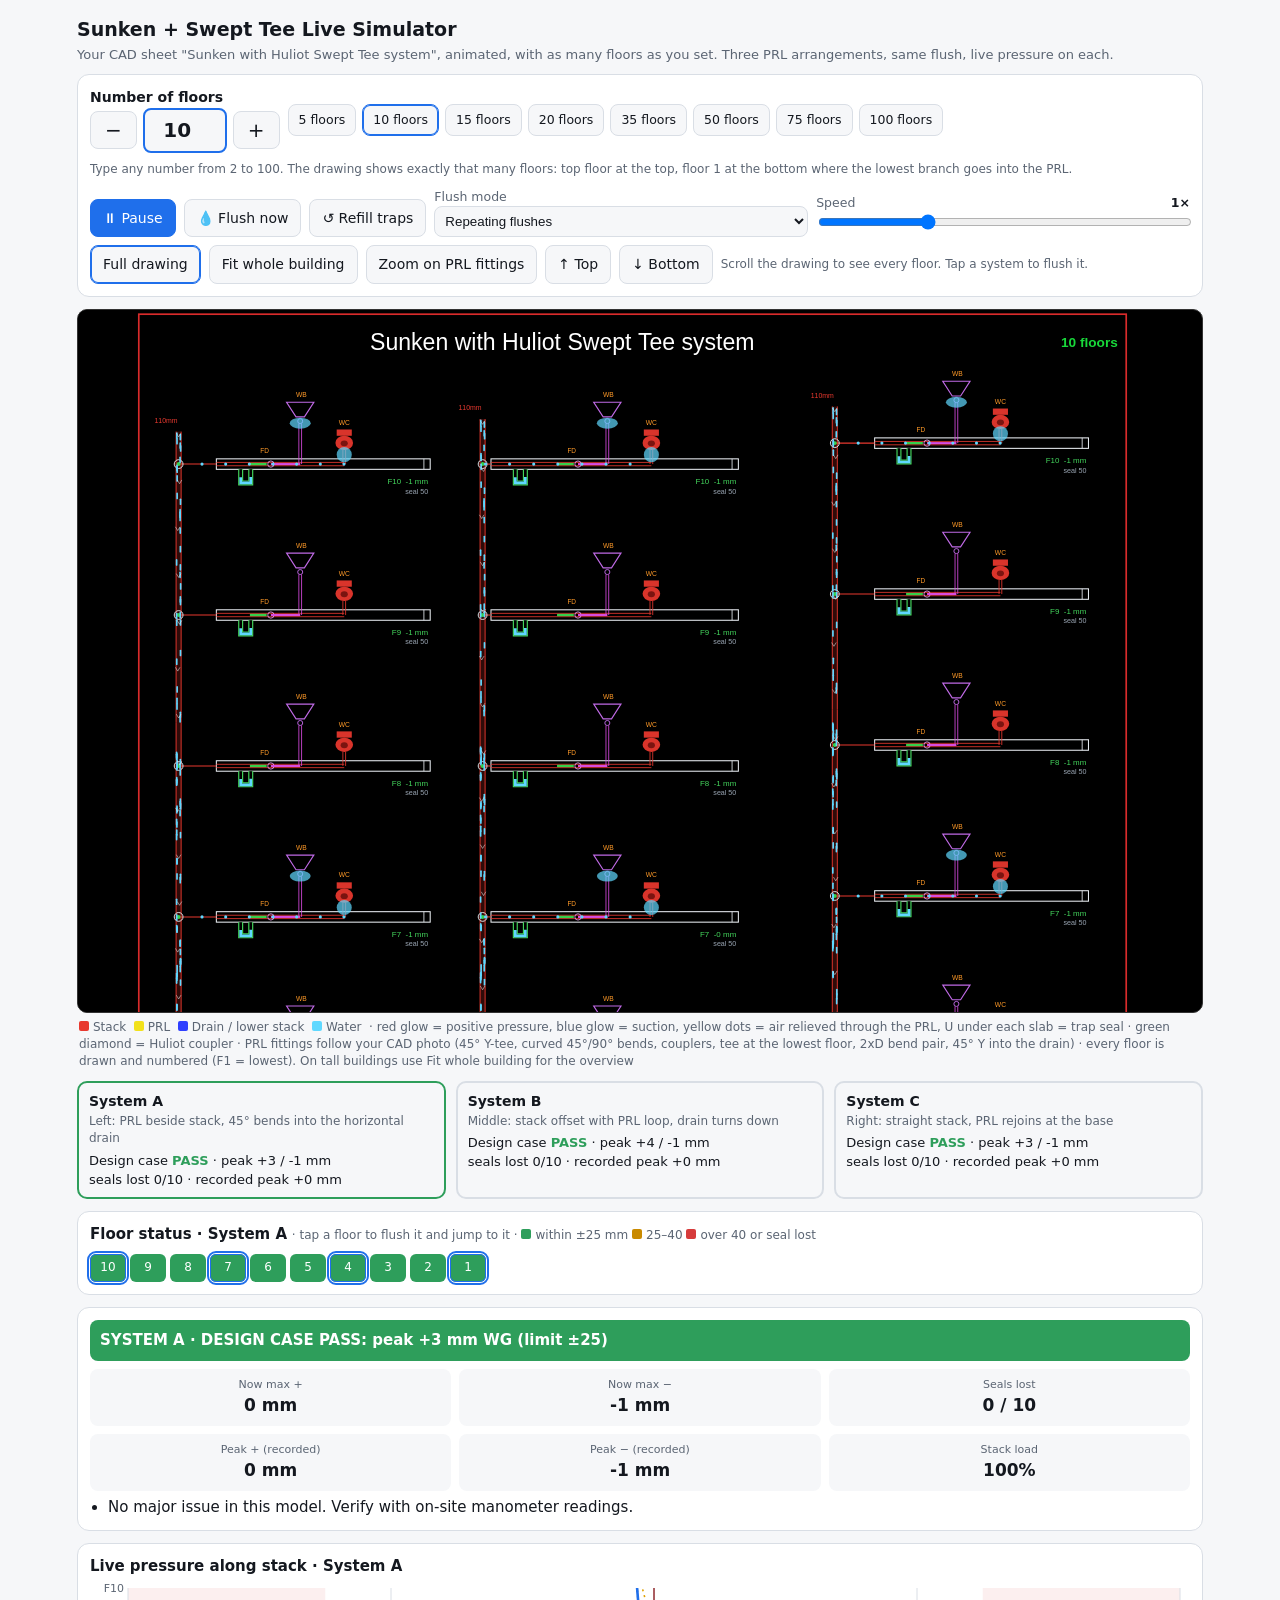
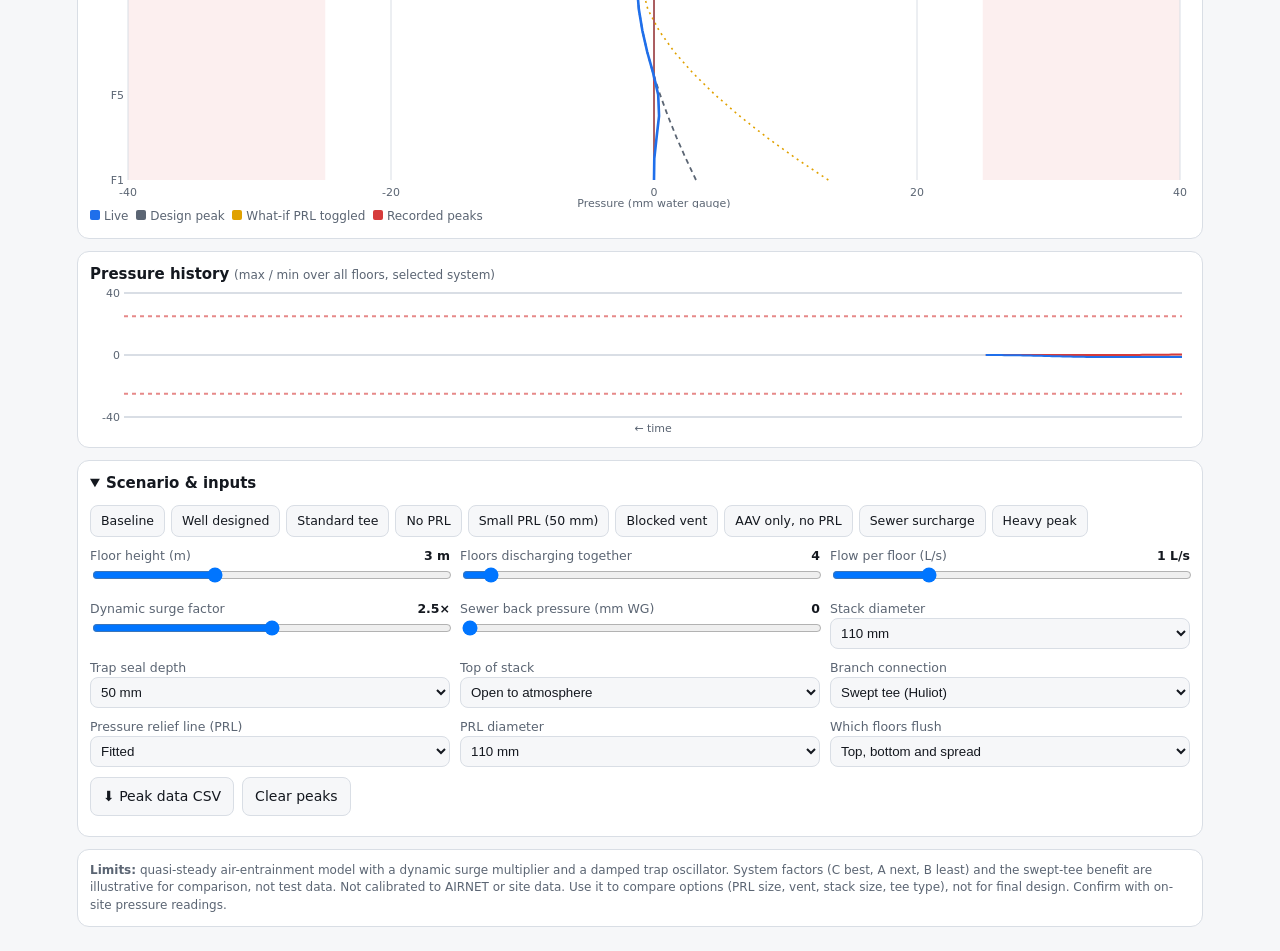
<file: web/sims/sunken-swept-tee.html>
<!DOCTYPE html>
<html lang="en"><head><meta charset="utf-8">
<meta name="viewport" content="width=device-width, initial-scale=1, viewport-fit=cover">
<title>Swept Tee Live Simulator</title>
<style>
:root{--bg:#f6f7f9;--card:#fff;--tx:#14181f;--mut:#5b6573;--bd:#d9dee5;--ac:#1f6feb;--ok:#2e9e5b;--wa:#e0a100;--er:#d63b3b;padding-top:env(safe-area-inset-top,0px);padding-bottom:env(safe-area-inset-bottom,0px)}
@media (prefers-color-scheme:dark){:root:not([data-theme="light"]){--bg:#101419;--card:#1a2029;--tx:#e8ecf1;--mut:#9aa6b4;--bd:#2c3542;--ac:#5aa2ff;--ok:#4cc582;--wa:#f0b72f;--er:#ff6b6b}}
:root[data-theme="dark"]{--bg:#101419;--card:#1a2029;--tx:#e8ecf1;--mut:#9aa6b4;--bd:#2c3542;--ac:#5aa2ff;--ok:#4cc582;--wa:#f0b72f;--er:#ff6b6b}
*{box-sizing:border-box}
body{margin:0 auto;background:var(--bg);color:var(--tx);font:15px/1.45 system-ui,-apple-system,"Segoe UI",Roboto,sans-serif;padding:12px;max-width:1150px}
h1{font-size:19px;margin:4px 0 2px}.sub{color:var(--mut);font-size:13px;margin-bottom:10px}
.card{background:var(--card);border:1px solid var(--bd);border-radius:12px;padding:12px;margin-bottom:12px}
.grid{display:grid;grid-template-columns:1fr 1fr;gap:10px}
@media(min-width:720px){.grid{grid-template-columns:repeat(3,1fr)}}
label{display:block;font-size:12.5px;color:var(--mut)}label b{color:var(--tx);float:right}
input[type=range]{width:100%}
select{width:100%;padding:6px;border-radius:8px;border:1px solid var(--bd);background:var(--bg);color:var(--tx)}
button{font:inherit;font-size:14px;padding:8px 12px;border-radius:8px;border:1px solid var(--bd);background:var(--bg);color:var(--tx);cursor:pointer}
button.pri{background:var(--ac);color:#fff;border-color:var(--ac)}
button.on{border-color:var(--ac);box-shadow:inset 0 0 0 1px var(--ac)}
.row{display:flex;gap:8px;flex-wrap:wrap;align-items:end;margin-bottom:8px}
.row>div{flex:1;min-width:130px}
.kpi{display:grid;grid-template-columns:repeat(3,1fr);gap:8px;text-align:center}
.kpi div{background:var(--bg);border-radius:8px;padding:8px 4px}.kpi span{display:block;font-size:11px;color:var(--mut)}.kpi strong{font-size:17px}
canvas{display:block}
#cp{width:100%;height:230px}#cs{width:100%;height:150px}
.verdict{padding:10px;border-radius:8px;font-weight:600;color:#fff;margin-bottom:8px}
.note{font-size:12px;color:var(--mut)}ul{margin:6px 0 0 18px;padding:0}
.sw{display:inline-block;width:10px;height:10px;border-radius:2px;margin-right:4px}
details summary{cursor:pointer;font-weight:600}
.chips{display:flex;gap:6px;flex-wrap:wrap;margin-bottom:10px}.chips button{font-size:12.5px;padding:6px 10px}
#sw{background:#000;border-radius:10px;overflow:auto;border:1px solid #333;scrollbar-gutter:stable;overscroll-behavior:contain;color-scheme:dark;height:420px}
#spacer{position:relative}
#sheet{position:sticky;top:0;left:0;display:block;cursor:pointer}
.stepper{display:flex;gap:6px;align-items:center}
.stepper input{width:84px;font:inherit;font-size:20px;font-weight:700;text-align:center;padding:6px;border-radius:8px;border:2px solid var(--ac);background:var(--bg);color:var(--tx)}
.stepper button{font-size:20px;line-height:1;padding:8px 14px}
.fgrid{display:flex;flex-wrap:wrap;gap:4px;margin-top:8px}
.fc{min-width:36px;padding:5px 0;font-size:12px;border-radius:6px;color:#fff;border:0;background:#777}
.fc.ok{background:var(--ok)}.fc.wa{background:#c98a00}.fc.er{background:var(--er)}
.fc.on{outline:2px solid var(--ac);outline-offset:1px}.fc.lost{text-decoration:line-through}
.syscards{display:grid;grid-template-columns:repeat(3,1fr);gap:10px;margin-top:10px}
@media(max-width:720px){.syscards{grid-template-columns:1fr}}
.sc{background:var(--bg);border:2px solid var(--bd);border-radius:10px;padding:8px 10px;cursor:pointer;font-size:13px}
.sc.sel{border-color:var(--ok)}
.sc h3{margin:0 0 2px;font-size:14px}.sc .d{color:var(--mut);font-size:12px;margin-bottom:4px}
</style></head><body>
<h1>Sunken + Swept Tee Live Simulator</h1>
<div class="sub">Your CAD sheet "Sunken with Huliot Swept Tee system", animated, with as many floors as you set. Three PRL arrangements, same flush, live pressure on each.</div>

<div class="card">
 <div class="row" style="align-items:center">
  <div style="flex:0 0 auto;min-width:0"><label for="nf" style="font-weight:600;color:var(--tx);font-size:14px">Number of floors</label>
   <div class="stepper"><button id="nMinus" aria-label="one floor less">−</button><input id="nf" type="number" inputmode="numeric" min="2" max="100" value="10"><button id="nPlus" aria-label="one floor more">+</button></div></div>
  <div style="flex:1;min-width:200px"><div class="chips" id="nchips" style="margin:0"></div></div>
 </div>
 <div class="note" style="margin-bottom:10px">Type any number from 2 to 100. The drawing shows exactly that many floors: top floor at the top, floor 1 at the bottom where the lowest branch goes into the PRL.</div>
 <div class="row">
  <button class="pri" id="bPlay">⏸ Pause</button>
  <button id="bFlush">💧 Flush now</button>
  <button id="bReset">↺ Refill traps</button>
  <div><label>Flush mode</label><select id="mode"><option value="cycle">Repeating flushes</option><option value="single">Single (manual)</option><option value="hold">Continuous load</option></select></div>
  <div><label>Speed <b id="v_speed">1×</b></label><input type="range" id="speed" min="0.2" max="3" step="0.1" value="1"></div>
 </div>
 <div class="row" style="margin-bottom:0">
  <button id="vFull" class="on">Full drawing</button>
  <button id="vFit">Fit whole building</button>
  <button id="vPrl">Zoom on PRL fittings</button>
  <button id="bTop">↑ Top</button><button id="bBot">↓ Bottom</button>
  <span class="note" style="align-self:center">Scroll the drawing to see every floor. Tap a system to flush it.</span>
 </div>
</div>

<div id="sw"><div id="spacer"><canvas id="sheet"></canvas></div></div>
<div class="note" style="margin:6px 2px 0"><span class="sw" style="background:#e8392f"></span>Stack &nbsp;<span class="sw" style="background:#f2e11b"></span>PRL &nbsp;<span class="sw" style="background:#2f3fff"></span>Drain / lower stack &nbsp;<span class="sw" style="background:#5fd8ff"></span>Water &nbsp;· red glow = positive pressure, blue glow = suction, yellow dots = air relieved through the PRL, U under each slab = trap seal · green diamond = Huliot coupler · PRL fittings follow your CAD photo (45° Y-tee, curved 45°/90° bends, couplers, tee at the lowest floor, 2xD bend pair, 45° Y into the drain) · every floor is drawn and numbered (F1 = lowest). On tall buildings use Fit whole building for the overview</div>
<div class="syscards" id="syscards"></div>
<div class="card" style="margin-top:12px"><b id="gtitle">Floor status</b> <span class="note">· tap a floor to flush it and jump to it · <span class="sw" style="background:var(--ok)"></span>within ±25 mm <span class="sw" style="background:#c98a00"></span>25–40 <span class="sw" style="background:var(--er)"></span>over 40 or seal lost</span>
 <div class="fgrid" id="fgrid"></div></div>

<div class="card" style="margin-top:12px">
 <div id="verdict" class="verdict"></div>
 <div class="kpi" id="kpi"></div>
 <ul id="recs"></ul>
</div>

<div class="card"><b id="ptitle">Live pressure along stack</b>
 <canvas id="cp"></canvas>
 <div class="note"><span class="sw" style="background:var(--ac)"></span>Live &nbsp;<span class="sw" style="background:var(--mut)"></span>Design peak &nbsp;<span class="sw" style="background:var(--wa)"></span>What-if PRL toggled &nbsp;<span class="sw" style="background:var(--er)"></span>Recorded peaks</div>
</div>

<div class="card"><b>Pressure history</b> <span class="note">(max / min over all floors, selected system)</span>
 <canvas id="cs"></canvas>
</div>

<div class="card">
 <details open><summary>Scenario &amp; inputs</summary>
  <div class="chips" style="margin-top:10px" id="presets"></div>
  <div class="grid" id="inputs"></div>
  <div class="row" style="margin-top:10px"><button id="bCsv">⬇ Peak data CSV</button><button id="bPeak">Clear peaks</button></div>
 </details>
</div>

<div class="card note"><b>Limits:</b> quasi-steady air-entrainment model with a dynamic surge multiplier and a damped trap oscillator. System factors (C best, A next, B least) and the swept-tee benefit are illustrative for comparison, not test data. Not calibrated to AIRNET or site data. Use it to compare options (PRL size, vent, stack size, tee type), not for final design. Confirm with on-site pressure readings.</div>

<script>
/* =================== parameters =================== */
const P={N:10,H:3,D:110,nAct:4,qf:1.0,seal:50,vent:'open',prl:1,prlD:110,tee:'swept',surge:2.5,sewer:0,pattern:'mix'};
const defs=[
['H','Floor height (m)',2.5,4,0.1,v=>v+' m'],
['nAct','Floors discharging together',1,50,1,v=>v],['qf','Flow per floor (L/s)',0.3,3,0.1,v=>v+' L/s'],
['surge','Dynamic surge factor',1,4,0.1,v=>v+'×'],['sewer','Sewer back pressure (mm WG)',0,40,1,v=>v]
];
const sels=[
['D','Stack diameter',[[75,'75 mm'],[110,'110 mm'],[125,'125 mm'],[160,'160 mm'],[200,'200 mm']]],
['seal','Trap seal depth',[[50,'50 mm'],[75,'75 mm']]],
['vent','Top of stack',[['open','Open to atmosphere'],['aav','Air admittance valve'],['blocked','Restricted / blocked']]],
['tee','Branch connection',[['swept','Swept tee (Huliot)'],['std','Standard 87.5° tee']]],
['prl','Pressure relief line (PRL)',[[1,'Fitted'],[0,'Not fitted']]],
['prlD','PRL diameter',[[200,'200 mm'],[160,'160 mm'],[125,'125 mm'],[110,'110 mm'],[75,'75 mm']]],
['pattern','Which floors flush',[['mix','Top, bottom and spread'],['random','Random floors'],['top','Top floors'],['bottom','Bottom floors'],['spread','Evenly spread']]]
];
const BASE={H:3,D:110,nAct:4,qf:1,seal:50,vent:'open',prl:1,prlD:110,tee:'swept',surge:2.5,sewer:0,pattern:'mix'};
const presets=[
['Baseline',{}],['Well designed',{D:150,seal:75}],['Standard tee',{tee:'std'}],['No PRL',{prl:0}],['Small PRL (50 mm)',{prlD:50}],
['Blocked vent',{vent:'blocked'}],['AAV only, no PRL',{vent:'aav',prl:0,nAct:8}],
['Sewer surcharge',{sewer:30}],['Heavy peak',{nAct:12,qf:1.5,pattern:'top'}]
];
const TS=0.3,RISE=0.8,HOLD=3,TAU=1.2,OPTS=[1,2,3];
const SYSNAME={1:'A',2:'B',3:'C'};
const SYSDESC={1:'Left: PRL beside stack, 45° bends into the horizontal drain',2:'Middle: stack offset with PRL loop, drain turns down',3:'Right: straight stack, PRL rejoins at the base'};
const $=id=>document.getElementById(id);
let RR={},AA={},OS={},SEL=1,C={},last=0,fcount=0,CFG={},CK='',VIEW='full',PEND=null,SAVED=null,GR=[],GRS=[];
const NMIN=2,NMAX=100,PITCH=72;
let VP={s:1,sx:0,sy:0,W:0,H:0},VIS={y0:0,y1:1e9,lod:0},MINW=.4;
const SB={1:{sx:22,x0:40,x1:142,t0:71,adj:0,dt:-13,wbx:80},2:{sx:167,x0:171,x1:289,t0:71,adj:-4,dt:-19,wbx:226.5},3:{sx:335,x0:354,x1:456,t0:61,adj:0,dt:-15,wbx:393}};
const Lof=k=>SB[k].t0+(P.N-1)*PITCH+SB[k].adj;
const HSheet=()=>71+(P.N-1)*PITCH+133;
function zoomBox(k){const L=Lof(k);return{1:[0,L-75,150,125],2:[160,L-65,136,152],3:[326,L-65,150,152]}[k]}
function ensureCfg(){const key=P.N+'|'+P.prl;if(key!==CK){CK=key;OPTS.forEach(o=>CFG[o]=sysCfg(o))}}
const TL={t:0,t0:0,run:true,speed:1,mode:'cycle',act:[],fa:32,flushes:0,
 wat:[],air:[]};
function seedFx(){const n=P.N;TL.wat=Array.from({length:Math.min(2000,Math.max(110,n*22))},()=>Math.random());const na=Math.min(150,Math.max(14,n*3));TL.air=Array.from({length:na},(_,i)=>i/na)}

/* =================== UI =================== */
const box=$('inputs');
defs.forEach(([k,l,mn,mx,st,f])=>{const d=document.createElement('div');d.innerHTML=`<label>${l}<b id="v_${k}">${f(P[k])}</b></label><input type="range" min="${mn}" max="${mx}" step="${st}" value="${P[k]}" id="i_${k}">`;box.appendChild(d);
 d.querySelector('input').oninput=e=>{P[k]=+e.target.value;$('v_'+k).textContent=f(P[k]);onParam(k)}});
sels.forEach(([k,l,o])=>{const d=document.createElement('div');d.innerHTML=`<label>${l}</label><select id="s_${k}">${o.map(x=>`<option value="${x[0]}">${x[1]}</option>`).join('')}</select>`;box.appendChild(d);
 d.querySelector('select').onchange=e=>{const v=e.target.value;P[k]=isNaN(v)?v:+v;onParam(k)}});
function syncUI(){
 $('nf').value=P.N;syncChips();
 defs.forEach(([k,,,,,f])=>{$('i_'+k).value=P[k];$('v_'+k).textContent=f(P[k])});
 sels.forEach(([k])=>{$('s_'+k).value=String(P[k])});
}
presets.forEach(([n,o])=>{const b=document.createElement('button');b.textContent=n;b.onclick=()=>{Object.assign(P,BASE,o);syncUI();initAll();recalc();TL.run=true;setPlayLabel()};$('presets').appendChild(b)});
function onParam(k){if(k==='N'||k==='seal'||k==='nAct'||k==='pattern')initAll();recalc()}
function setPlayLabel(){$('bPlay').textContent=TL.run?'⏸ Pause':'▶ Play'}
$('bPlay').onclick=()=>{TL.run=!TL.run;setPlayLabel()};
$('bFlush').onclick=()=>{TL.run=true;setPlayLabel();pickActive()};
$('bReset').onclick=()=>{OPTS.forEach(k=>{OS[k].seal.fill(P.seal);OS[k].y.fill(0);OS[k].v.fill(0)})};
$('bPeak').onclick=()=>{OPTS.forEach(k=>{const O=OS[k];O.pk=0;O.pn=0;O.pmx.fill(0);O.pmn.fill(0);O.hist=[]})};
$('mode').onchange=e=>{TL.mode=e.target.value;pickActive()};
$('speed').oninput=e=>{TL.speed=+e.target.value;$('v_speed').textContent=TL.speed.toFixed(1)+'×'};
function setView(v){const sw=$('sw');if(VIEW==='full')SAVED=[sw.scrollLeft,sw.scrollTop];VIEW=v;if(v==='full'&&SAVED)PEND={x:SAVED[0],y:SAVED[1]};
 ['full','fit','prl'].forEach(m=>$('v'+m[0].toUpperCase()+m.slice(1)).classList.toggle('on',v===m))}
$('vFull').onclick=()=>setView('full');$('vFit').onclick=()=>setView('fit');$('vPrl').onclick=()=>setView('prl');
$('bTop').onclick=()=>{if(VIEW!=='full')setView('full');PEND={top:1}};$('bBot').onclick=()=>{if(VIEW!=='full')setView('full');PEND={bot:1}};
function goFloor(f){TL.run=true;setPlayLabel();TL.act=[f];TL.fa=f;TL.t0=TL.t;TL.flushes++;if(VIEW!=='full')setView('full');PEND={f}}
/* ---- floors input ---- */
const nf=$('nf');
[5,10,15,20,35,50,75,100].forEach(n=>{const b=document.createElement('button');b.textContent=n+' floors';b.dataset.n=n;b.onclick=()=>setN(n);$('nchips').appendChild(b)});
function syncChips(){document.querySelectorAll('#nchips button').forEach(b=>b.classList.toggle('on',+b.dataset.n===P.N))}
function setN(v){v=Math.max(NMIN,Math.min(NMAX,Math.round(+v||P.N)));nf.value=v;if(v===P.N)return;P.N=v;syncChips();initAll();buildGrid();recalc();PEND={bot:1};if(VIEW==='full'&&v<=6)PEND={top:1}}
nf.oninput=()=>{const v=+nf.value;if(nf.value!==''&&Number.isInteger(v)&&v>=NMIN&&v<=NMAX)setN(v)};
nf.onchange=()=>setN(nf.value);nf.onkeydown=e=>{if(e.key==='Enter')nf.blur()};
$('nMinus').onclick=()=>setN(P.N-1);$('nPlus').onclick=()=>setN(P.N+1);
function buildGrid(){const g=$('fgrid');g.innerHTML='';GR=[];GRS=[];for(let f=P.N;f>=1;f--){const b=document.createElement('button');b.className='fc';b.textContent=f;b.onclick=()=>goFloor(f);g.appendChild(b);GR[f]=b}}
function updateGrid(){const O=OS[SEL];if(!O||!GR.length)return;for(let f=1;f<=P.N;f++){if(!GR[f])continue;const i=f-1,ay=Math.abs(O.y[i]),lost=O.seal[i]<25;let st=lost||ay>=40?'er':ay<25?'ok':'wa';if(TL.act.includes(f)&&env(TL.t-TL.t0)>.05)st+=' on';if(lost)st+=' lost';if(GRS[f]!==st){GRS[f]=st;GR[f].className='fc '+st}}}
function selectSys(k,flush){SEL=k;document.querySelectorAll('.sc').forEach(e=>e.classList.toggle('sel',+e.dataset.k===k));if(flush){TL.run=true;setPlayLabel();pickActive()}recalc()}
OPTS.forEach(k=>{const d=document.createElement('div');d.className='sc'+(k===1?' sel':'');d.dataset.k=k;d.innerHTML=`<h3>System ${SYSNAME[k]}</h3><div class="d">${SYSDESC[k]}</div><div id="cap${k}"></div>`;d.onclick=()=>selectSys(k,true);$('syscards').appendChild(d)});
$('sheet').onclick=e=>{const r=$('sheet').getBoundingClientRect(),x=(e.clientX-r.left+VP.sx)/VP.s;selectSys(x<160?1:x<332?2:3,true)};
$('bCsv').onclick=()=>{const O=OS[SEL];let s='floor,peak_positive_mm,peak_negative_mm,residual_seal_mm\n';for(let i=0;i<P.N;i++)s+=`${i+1},${O.pmx[i].toFixed(1)},${O.pmn[i].toFixed(1)},${O.seal[i].toFixed(1)}\n`;
 const a=document.createElement('a');a.href=URL.createObjectURL(new Blob([s],{type:'text/csv'}));a.download='system'+SYSNAME[SEL]+'_stack_peaks.csv';a.click()};

/* =================== physics (steady screening model, per system) =================== */
function sim(p){
 const g=9.81,rho=1.2,nu=1e-6,L=p.N*p.H;
 const D=(p.D-6)/1000,Q=Math.min(p.nAct,p.N)*p.qf/1000;
 const t=Math.cbrt(3*nu*Q/(Math.PI*D*9.81));
 const Vt=0.75*Q/(Math.PI*D*t);
 const Dc=D-2*t;
 const Qcap=4.0*Math.pow(p.D/110,8/3),fill=Q*1000/Qcap;
 const Kin={open:0.8,aav:4,blocked:25}[p.vent];
 const SY={1:{kb:0.6,eff:1.0},2:{kb:1.5,eff:0.85},3:{kb:0.2,eff:0.95}}[p.prlOpt]||{kb:0.6,eff:1};
 const TEE=p.tee==='swept'?{kj:0.85,su:0.93}:{kj:1.0,su:1.12};
 const Kj=10*Math.min(2,Math.max(0.3,Q*1000/3))*TEE.kj;
 const surge=p.surge*TEE.su;
 let Kbase=SY.kb+Kj;
 if(p.prl){const r=Math.pow(p.prlD/p.D,2)*SY.eff;Kbase=Kbase/Math.pow(1+1.5*r,2)*(1+0.02*2)}
 const fi=0.05,fw=0.02,K=Kin+Kbase,a=0.5*rho;
 let lo=0,hi=Vt;
 for(let i=0;i<60;i++){const m=(lo+hi)/2;const f=fi*(L/Dc)*a*(Vt-m)**2-fw*(L/D)*a*m*m-K*a*m*m;if(f>0)lo=m;else hi=m}
 const Va=(lo+hi)/2,q=a*Va*Va;
 const Ptop=-Kin*q*surge/g,Pb0=(Kbase*q*surge)/g;
 const pr=[],prDyn=[],sw=[];
 for(let f=1;f<=p.N;f++){const s=(p.N-f)/Math.max(1,p.N-1);const w=Math.pow(s,1.6);
  const d=Ptop+(Pb0-Ptop)*w,sv=p.sewer*w;prDyn.push(d);sw.push(sv);pr.push(d+sv)}
 return{pr,prDyn,sw,Vt,fill,Qcap,Va};
}
function recalc(){
 OPTS.forEach(k=>{RR[k]=sim({...P,prlOpt:k});AA[k]=sim({...P,prlOpt:k,prl:P.prl?0:1});
  const R=RR[k];R.mx=Math.max(...R.pr);R.mn=Math.min(...R.pr);R.bad=Math.max(R.mx,-R.mn)});
 colors();updateDOM(true);
}
const verdictOf=b=>b<25?['PASS','var(--ok)','#2e9e5b']:b<40?['MARGINAL','var(--wa)','#c98a00']:['FAIL','var(--er)','#d63b3b'];
function colors(){const cs=getComputedStyle(document.documentElement);['--bg','--card','--tx','--mut','--bd','--ac','--ok','--wa','--er'].forEach(n=>C[n]=cs.getPropertyValue(n).trim()||'#888')}
matchMedia('(prefers-color-scheme:dark)').addEventListener&&matchMedia('(prefers-color-scheme:dark)').addEventListener('change',colors);

/* =================== dynamic state =================== */
function newOpt(){const n=P.N;return{y:new Float32Array(n),v:new Float32Array(n),tgt:new Float32Array(n),seal:new Float32Array(n).fill(P.seal),
 pk:0,pn:0,pmx:new Float32Array(n),pmn:new Float32Array(n),hist:[],prlp:Array.from({length:8},(_,i)=>i/8)}}
function initAll(){OPTS.forEach(k=>OS[k]=newOpt());seedFx();TL.t=0;TL.t0=0;TL.flushes=0;pickActive()}
function pickActive(){
 const n=P.N,k=Math.min(P.nAct,n);let a=[];
 if(P.pattern==='mix'){const s=new Set();[n,1].forEach(f=>{if(s.size<k)s.add(f)});const m=k-s.size;for(let j=1;j<=m;j++)s.add(Math.max(1,Math.min(n,Math.round(1+j*(n-1)/(m+1)))));while(s.size<k)s.add(1+Math.floor(Math.random()*n));a=[...s]}
 else if(P.pattern==='top'){for(let i=0;i<k;i++)a.push(n-i)}
 else if(P.pattern==='bottom'){for(let i=0;i<k;i++)a.push(1+i)}
 else if(P.pattern==='spread'){const s=new Set();for(let i=0;i<k;i++)s.add(Math.max(1,Math.min(n,Math.round(1+(i+0.5)*(n-1)/k))));a=[...s]}
 else{const s=new Set();while(s.size<k)s.add(1+Math.floor(Math.random()*n));a=[...s]}
 TL.act=a;TL.fa=Math.max(...a);TL.t0=TL.t;TL.flushes++;
}
function env(ph){
 if(ph<=0)return 0;
 if(ph<RISE){const s=ph/RISE;return s*s*(3-2*s)}
 if(TL.mode==='hold'||ph<RISE+HOLD)return 1;
 return Math.exp(-(ph-RISE-HOLD)/TAU);
}
const trav=()=>P.N*P.H/RR[1].Vt*TS;
function ef(f){const d=f<TL.fa?(TL.fa-f)*P.H/RR[1].Vt*TS:0;return env(TL.t-TL.t0-d)}
function step(dt){
 TL.t+=dt;
 const Tc=RISE+HOLD+4*TAU+trav()+1.5;
 if(TL.mode==='cycle'&&TL.t-TL.t0>Tc)pickActive();
 const sub=Math.max(1,Math.ceil(dt/0.02)),h=dt/sub,w0=2*Math.PI*1.3,z=0.22;
 OPTS.forEach(k=>{
  const O=OS[k],Rk=RR[k];let mx=-1e9,mn=1e9;
  for(let i=0;i<P.N;i++){
   const e=ef(i+1),tgt=Rk.prDyn[i]*Math.pow(e,1.5)+Rk.sw[i];O.tgt[i]=tgt;
   let y=O.y[i],v=O.v[i];
   for(let s=0;s<sub;s++){const a=w0*w0*(tgt-y)-2*z*w0*v;v+=a*h;y+=v*h}
   y=Math.max(-120,Math.min(120,y));O.y[i]=y;O.v[i]=v;
   const ay=Math.abs(y);if(ay>25)O.seal[i]=Math.max(0,O.seal[i]-(ay-25)*0.1*dt);
   if(tgt>O.pmx[i])O.pmx[i]=tgt;if(tgt<O.pmn[i])O.pmn[i]=tgt;
   if(tgt>mx)mx=tgt;if(tgt<mn)mn=tgt;
  }
  if(mx>O.pk)O.pk=mx;if(-mn>O.pn)O.pn=-mn;
  O.hist.push([mx,mn]);if(O.hist.length>400)O.hist.shift();
 });
 const rate=1/Math.max(1.5,trav()*0.9);
 TL.wat.forEach((s,i)=>TL.wat[i]=(s+dt*rate*(0.8+0.4*((i*7)%5)/5))%1);
 TL.air.forEach((u,i)=>TL.air[i]=(u+dt*0.28)%1);
 OPTS.forEach(k=>{const O=OS[k],p0=O.tgt[0];O.prlp.forEach((u,i)=>O.prlp[i]=(u+dt*(p0>3?0.5:0.08))%1)});
}
const colv=v=>{v=Math.abs(v);return v<25?C['--ok']:v<40?C['--wa']:C['--er']};
const cv2=v=>{v=Math.abs(v);return v<25?'#43d65c':v<40?'#f0b72f':'#ff6b6b'};

/* =================== CAD helpers (sheet units: 477 x 492) =================== */
function ln(c,pts,col,w,close,dash){c.save();c.beginPath();pts.forEach((p,i)=>i?c.lineTo(p[0],p[1]):c.moveTo(p[0],p[1]));if(close)c.closePath();c.strokeStyle=col;c.lineWidth=Math.max(w,MINW);c.lineJoin='miter';if(dash)c.setLineDash(dash);c.stroke();c.restore()}
function rc(c,x,y,w,h,col,lw,fill){if(fill){c.fillStyle=fill;c.fillRect(x,y,w,h)}c.strokeStyle=col;c.lineWidth=Math.max(lw||.5,MINW);c.strokeRect(x,y,w,h)}
function ci(c,x,y,r,col,lw,fill){c.beginPath();c.arc(x,y,r,0,7);if(fill){c.fillStyle=fill;c.fill()}if(col){c.strokeStyle=col;c.lineWidth=lw||.5;c.stroke()}}
function txt(c,t,x,y,o){o=o||{};c.save();c.translate(x,y);if(o.rot)c.rotate(o.rot*Math.PI/180);c.font=(o.b?'bold ':'')+(o.s||4)+'px Arial,Helvetica,sans-serif';c.fillStyle=o.c||'#fff';c.textAlign=o.a||'center';c.textBaseline='middle';c.fillText(t,0,0);c.restore()}
function offs(pts,d){
 const n=pts.length,seg=[],out=[];
 for(let i=0;i<n-1;i++){const dx=pts[i+1][0]-pts[i][0],dy=pts[i+1][1]-pts[i][1],l=Math.hypot(dx,dy)||1;seg.push([dx/l,dy/l])}
 const nx=i=>-seg[i][1]*d,ny=i=>seg[i][0]*d;
 out.push([pts[0][0]+nx(0),pts[0][1]+ny(0)]);
 for(let i=1;i<n-1;i++){
  const a=[pts[i][0]+nx(i-1),pts[i][1]+ny(i-1)],b=[pts[i][0]+nx(i),pts[i][1]+ny(i)],d1=seg[i-1],d2=seg[i];
  const cr=d1[0]*d2[1]-d1[1]*d2[0];
  if(Math.abs(cr)<1e-6)out.push(a);else{const t=((b[0]-a[0])*d2[1]-(b[1]-a[1])*d2[0])/cr;out.push([a[0]+d1[0]*t,a[1]+d1[1]*t])}
 }
 out.push([pts[n-1][0]+nx(n-2),pts[n-1][1]+ny(n-2)]);
 return out;
}
function dpipe(c,pts,w,col,lw,fill,dash){
 const A=offs(pts,w/2),B=offs(pts,-w/2);
 if(fill){c.beginPath();A.forEach((p,i)=>i?c.lineTo(p[0],p[1]):c.moveTo(p[0],p[1]));B.slice().reverse().forEach(p=>c.lineTo(p[0],p[1]));c.closePath();c.fillStyle=fill;c.fill()}
 ln(c,A,col,lw,false,dash);ln(c,B,col,lw,false,dash);
}
function polyLen(pts){let L=0;for(let i=1;i<pts.length;i++)L+=Math.hypot(pts[i][0]-pts[i-1][0],pts[i][1]-pts[i-1][1]);return L}
function polyAt(pts,d){
 for(let i=1;i<pts.length;i++){
  const dx=pts[i][0]-pts[i-1][0],dy=pts[i][1]-pts[i-1][1],l=Math.hypot(dx,dy)||1e-6;
  if(d<=l||i===pts.length-1){const t=Math.min(1,d/l);return[pts[i-1][0]+dx*t,pts[i-1][1]+dy*t,dx/l,dy/l]}
  d-=l;
 }
}
function dia(c,x,y,w,h,deg){c.save();c.translate(x,y);c.rotate(deg*Math.PI/180);c.strokeStyle='#e9edf2';c.lineWidth=.5;c.strokeRect(-w/2,-h/2,w,h);c.restore()}
function checkMark(c,pts,col){c.save();c.lineJoin='miter';c.strokeStyle=col;c.lineWidth=2.4;c.beginPath();pts.forEach((p,i)=>i?c.lineTo(p[0],p[1]):c.moveTo(p[0],p[1]));c.stroke();c.strokeStyle='#000';c.lineWidth=1.1;c.stroke();c.restore()}
function wbFix(c,x,y,ys){
 ln(c,[[x-6.5,y],[x+6.5,y],[x+2,y+7],[x-2,y+7]],'#c06ae6',.55,true);
 ci(c,x,y+9,1.2,'#c06ae6',.45);
 dpipe(c,[[x,y+10.2],[x,ys]],1.3,'#d94be0',.4);
 txt(c,'WB',x+.5,y-3.2,{s:3.2,c:'#ff9a28'});
}
function wcFix(c,x,y,ys){
 c.fillStyle='#d9342b';c.fillRect(x-3.6,y,7.2,3);
 c.beginPath();c.ellipse(x,y+6.4,4.2,3.4,0,0,7);c.fill();
 c.fillStyle='#7a1410';c.beginPath();c.ellipse(x,y+6.6,1.7,1.4,0,0,7);c.fill();
 dpipe(c,[[x,y+9.6],[x,ys]],1.3,'#e8392f',.4);
 txt(c,'WC',x,y-3.2,{s:3.2,c:'#ff9a28'});
}

/* =================== fitting helpers (from the Huliot CAD photo) =================== */
const PI2=Math.PI/2;
function roundPath(raw,t){
 const out=[raw[0].slice()],cor=[];
 for(let i=1;i<raw.length-1;i++){
  const p=raw[i],a=raw[i-1],b=raw[i+1];
  const l1=Math.hypot(p[0]-a[0],p[1]-a[1]),l2=Math.hypot(b[0]-p[0],b[1]-p[1]);
  const u1=[(p[0]-a[0])/l1,(p[1]-a[1])/l1],u2=[(b[0]-p[0])/l2,(b[1]-p[1])/l2];
  const tt=Math.min(t,l1*.45,l2*.45);
  const A=[p[0]-u1[0]*tt,p[1]-u1[1]*tt],Bp=[p[0]+u2[0]*tt,p[1]+u2[1]*tt];
  for(let j=0;j<=7;j++){const s=j/7,q=(1-s)*(1-s),w=2*s*(1-s),e=s*s;out.push([q*A[0]+w*p[0]+e*Bp[0],q*A[1]+w*p[1]+e*Bp[1]])}
  cor.push({A,B:Bp,v:i,p,u1,u2});
 }
 out.push(raw[raw.length-1].slice());
 return{pts:out,cor};
}
function hubRect(c,x,y,ang,len,wid,col){c.save();c.translate(x,y);c.rotate(ang);c.fillStyle='rgba(0,0,0,.62)';c.fillRect(-len/2,-wid/2,len,wid);c.strokeStyle=col;c.lineWidth=.4;c.strokeRect(-len/2,-wid/2,len,wid);c.restore()}
function dmk(c,x,y,sz,ang){c.save();c.translate(x,y);c.rotate(ang);c.strokeStyle='#35d04a';c.fillStyle='rgba(53,208,74,.35)';c.lineWidth=.3;c.beginPath();c.moveTo(0,-sz);c.lineTo(sz*.45,0);c.lineTo(0,sz);c.lineTo(-sz*.45,0);c.closePath();c.fill();c.stroke();c.restore()}
function band(c,x,y,ang,w,col,len){len=len||1.5;hubRect(c,x,y,ang,len,w,col);dmk(c,x,y,Math.min(w*.4,1.5),ang)}
function bandSeg(c,R,i,f,w,col,len){const a=R[i],b=R[i+1];band(c,a[0]+(b[0]-a[0])*f,a[1]+(b[1]-a[1])*f,Math.atan2(b[1]-a[1],b[0]-a[0]),w,col,len)}
function bandEnd(c,R,i,dEnd,w,col,len){const a=R[i],b=R[i+1],L=Math.hypot(b[0]-a[0],b[1]-a[1]),u=[(b[0]-a[0])/L,(b[1]-a[1])/L];band(c,b[0]-u[0]*dEnd,b[1]-u[1]*dEnd,Math.atan2(u[1],u[0]),w,col,len)}
function ribs(c,cor,w,col){cor.forEach(o=>{if(Math.abs(o.u1[0]*o.u2[1]-o.u1[1]*o.u2[0])<.05)return;[[o.A,o.u1],[o.B,o.u2]].forEach(([p,u])=>{c.strokeStyle=col;c.lineWidth=.35;c.beginPath();c.moveTo(p[0]+u[1]*w/2,p[1]-u[0]*w/2);c.lineTo(p[0]-u[1]*w/2,p[1]+u[0]*w/2);c.stroke()})})}
function dim2D(c,a0,b0,off){
 const dx=b0[0]-a0[0],dy=b0[1]-a0[1],L=Math.hypot(dx,dy),u=[dx/L,dy/L],sg=off>0?1:-1,o=Math.abs(off),n=[-u[1]*sg,u[0]*sg];
 const p1=[a0[0]+u[0]*1.7,a0[1]+u[1]*1.7],p2=[b0[0]-u[0]*1.7,b0[1]-u[1]*1.7];
 const a=[p1[0]+n[0]*o,p1[1]+n[1]*o],b=[p2[0]+n[0]*o,p2[1]+n[1]*o];
 ln(c,[a,b],'#e9edf2',.3);
 [[a,1],[b,-1]].forEach(([p,d])=>{const h=[p[0]+u[0]*d,p[1]+u[1]*d];ln(c,[[h[0]+n[0]*.4,h[1]+n[1]*.4],p,[h[0]-n[0]*.4,h[1]-n[1]*.4]],'#e9edf2',.3)});
 txt(c,'2xD',(a[0]+b[0])/2+n[0]*1.9,(a[1]+b[1])/2+n[1]*1.9,{s:2.3,rot:Math.atan2(dy,dx)*180/Math.PI});
}
function arrowDown(c,x,y){ln(c,[[x,y],[x,y+2]],'#e9edf2',.5);ln(c,[[x-.7,y+1.2],[x,y+2.1],[x+.7,y+1.2]],'#e9edf2',.5)}

/* =================== sheet geometry (measured from the CAD drawing) =================== */
function sysCfg(k){
 const n=P.N,B=SB[k],tops=[];
 for(let i=0;i<n;i++)tops.push(B.t0+i*PITCH+(i===n-1?B.adj:0));
 const L=tops[n-1],Y=d=>L+d,top=B.t0+B.dt,sx=B.sx,px=sx+8.4,wcx=B.wbx+21,low=L+2.5,ytop=Y(-56);
 const head=[[sx,ytop+3.9],[sx+3.9,ytop],[px,ytop]];
 let mainRaw,prlRaw,base;
 if(k===1){mainRaw=[[22,top],[22,Y(11)],[30.5,Y(19.5)],[124,Y(24)]];
  prlRaw=head.concat([[px,Y(9.4)],[px+5.2,Y(14.6)],[94.7,Y(17.5)],[100,Y(22.8)]]);base=[26,Y(15)]}
 else if(k===2){mainRaw=[[167,top],[167,Y(13)],[175.5,Y(21.5)],[205,Y(23.5)],[207.5,Y(26)],[207.5,Y(100)]];
  prlRaw=head.concat([[px,Y(9.2)],[px+5.2,Y(14.4)],[214,Y(16.6)],[214,Y(57)],[207.5,Y(63.5)]]);base=[171,Y(17)]}
 else{mainRaw=[[335,top],[335,Y(10)],[335,Y(104)]];
  prlRaw=head.concat([[px,Y(61)],[sx,Y(69.4)]]);base=[335,Y(10)]}
 const mR=roundPath(mainRaw,1.7),pR=roundPath(prlRaw,1.6),main=mR.pts,prl=pR.pts;
 const pe=prlRaw[prlRaw.length-1],Lm=polyLen(main);let jd=0,best=1e9;
 const d0=Math.max(0,Lm-260);
 for(let d=d0;d<=Lm;d+=.5){const q=polyAt(main,d),dd=Math.hypot(q[0]-pe[0],q[1]-pe[1]);if(dd<best){best=dd;jd=d}}
 return{k,L,joinD:jd,sx,px,low,ytop,top,y1:tops[0]+2.5,x0:B.x0,x1:B.x1,tops,wbx:B.wbx,wcx,main,prl,mainRaw,prlRaw,mainCor:mR.cor,prlCor:pR.cor,base,bg:'#000',sw:2.2,psw:1.8,
  floors:tops.map((t,i)=>{const ym=t+2.5,via=!!P.prl&&i===n-1;
   return{t,y:ym,sim:n-i,viaPrl:via,br:via?[[wcx,ym],[px,ym]].concat(prl.filter(p=>p[1]>ym+.5)):[[wcx,ym],[sx,ym]],jn:[via?px:sx,ym],ro:[B.x1-1,t+13,'right'],trapX:B.x0+14,trapY:t+5,
   fx:[['wb',B.wbx,t-20],['wc',wcx,t-7]]}})};
}

/* =================== static CAD art =================== */
function drawSys(c,s){
 const k=s.k,RED='#e8392f',WH='#e9edf2',YEL='#f2e11b',BLU='#2f3fff',MAG='#d94be0',ORG='#ff9a28',GRN='#35d04a',W=2.4,WP=2.3;
 const n=P.N,lod=VIS.lod,L=s.L,Y=d=>L+d;
 const yb=s.mainRaw[1][1],R=s.prlRaw,last=R.length-1,px=s.px;
 /* stack: red above the first coupler, blue below (lower stack + drain) */
 dpipe(c,[[s.sx,s.mainRaw[0][1]],[s.sx,yb-5]],W,RED,.45,'rgba(232,57,47,.2)');
 dpipe(c,[[s.sx,yb-5]].concat(s.main.slice(1)),W,BLU,.45,'rgba(47,63,255,.28)');
 if(VIS.y0<s.top+30)txt(c,P.D+'mm',s.sx-6,s.top-5,{s:3.3,c:RED});
 /* floors: sunken slab with the branch inside it, swept tee, fixtures */
 s.tops.forEach((t,i)=>{
  if(t+10<VIS.y0-6||t-36>VIS.y1)return;
  const ym=t+2.5,lowF=i===n-1&&!!P.prl;
  rc(c,s.x0,t,s.x1-s.x0,5,WH,.5);
  if(lod>0){if(!lowF)ln(c,[[s.sx,ym],[s.wcx,ym]],RED,.9);else ln(c,[[s.px,ym],[s.wcx,ym]],RED,.9);return}
  ln(c,[[s.x1-3,t],[s.x1-3,t+5]],WH,.4);
  if(lowF)dpipe(c,[[px+3.9,ym],[s.wcx,ym]],1.6,RED,.4);
  else{ln(c,[[s.sx,ym],[s.x0,ym]],RED,.5);dpipe(c,[[s.x0,ym],[s.wcx,ym]],1.6,RED,.4);ci(c,s.sx,ym,2.1,WH,.45);ci(c,s.sx,ym,.95,null,0,GRN)}
  ln(c,[[s.wbx-24,ym],[s.wbx-16,ym]],GRN,1.1);ci(c,s.wbx-14,ym,1.5,'#e8a0f0',.4);ln(c,[[s.wbx-14,ym],[s.wbx,ym]],MAG,1);
  txt(c,'FD',s.wbx-17,t-3.6,{s:3.1,c:ORG});
  wbFix(c,s.wbx,t-27,ym);wcFix(c,s.wcx,t-14,ym);
 });
 if(VIS.y1<L-100||VIS.y0>L+140)return;
 if(k===2)rc(c,161.5,Y(-64.5),8,8,WH,.45);
 /* PRL pipe */
 if(P.prl)dpipe(c,s.prl,WP,YEL,.45,'rgba(242,225,27,.14)');
 else dpipe(c,s.prl,WP,'#666',.4,null,[1.2,1.2]);

 /* ---- stack base: 2 couplers, curved 45° bend, 2xD, coupler, curved 45° bend ---- */
 band(c,s.sx,yb-5,PI2,W+1.4,BLU,1.4);band(c,s.sx,yb-2.7,PI2,W+1.6,BLU,1.2);
 ribs(c,s.mainCor,W,BLU);
 if(k<3){const a=s.mainRaw[1],b=s.mainRaw[2];bandSeg(c,s.mainRaw,1,.74,W+1.2,BLU,2.2);dim2D(c,a,b,3.6)}

 /* ---- PRL line: same Huliot fittings on every system ---- */
 if(P.prl){
  const tee=R[0],v1=R[1];
  band(c,s.sx,tee[1]-5.4,PI2,W+1.4,RED,1.3);
  hubRect(c,s.sx,tee[1]-1.8,PI2,4.4,W+1.1,RED);
  band(c,tee[0]+(v1[0]-tee[0])*.45,tee[1]+(v1[1]-tee[1])*.45,Math.atan2(v1[1]-tee[1],v1[0]-tee[0]),WP+1.1,RED,2.4);
  arrowDown(c,s.sx,tee[1]+2.6);
  ribs(c,s.prlCor,WP,YEL);
  bandSeg(c,R,1,.5,WP+1.2,YEL,1.2);
  const a2=R[2];band(c,a2[0],a2[1]+3,PI2,WP+1.4,YEL,1.4);
  /* tee at the lowest floor: floor-1 branch enters the PRL */
  hubRect(c,px,s.low,PI2,5.2,WP+1.0,YEL);ln(c,[[px,s.low],[px+2.2,s.low]],RED,.5);
  band(c,px+3.0,s.low,0,2.1,RED,1.8);
  band(c,px,s.low-4.2,PI2,WP+1.3,YEL,1.3);band(c,px,s.low+4.2,PI2,WP+1.3,YEL,1.3);
  /* 2xD bend pair at the bottom */
  if(k<3){bandSeg(c,R,3,.72,WP+1.2,YEL,2.2);dim2D(c,R[3],R[4],k===2?2.6:-2.9)}
  /* end: coupler, curved 45° bend, coupler piece, 45° Y into the drain */
  bandEnd(c,R,last-2,3.0,WP+1.3,YEL,1.3);bandSeg(c,R,last-1,.5,WP+1.1,YEL,2.2);
  const q=polyAt(s.main,s.joinD),ma=Math.atan2(q[3],q[2]),E=R[last];
  hubRect(c,E[0],E[1],ma,4.4,W+1.0,BLU);
  band(c,E[0]-q[2]*3.4,E[1]-q[3]*3.4,ma,W+1.3,BLU,1.2);band(c,E[0]+q[2]*3.4,E[1]+q[3]*3.4,ma,W+1.3,BLU,1.2);
 }
 /* labels */
 if(k===1){
  txt(c,P.D+'mm',17.5,Y(-7),{s:3.3,c:RED,rot:-90});txt(c,P.prlD+'mm',px+5.4,Y(-37),{s:3.3,c:YEL,rot:-90});
  txt(c,'125mm',44,Y(29),{s:3.3,c:BLU});txt(c,'125mm',112,Y(29),{s:3.3,c:BLU});txt(c,'SLOP 1/80',47,Y(34.5),{s:2.6});ln(c,[[129,Y(18)],[135,Y(18)]],WH,.5);
  caption(c,58,Y(56),65,Y(65),[117,Y(54)],[124,Y(62)],[146,Y(45)]);
 }
 if(k===2){
  txt(c,P.D+'mm',163.5,Y(-35),{s:3.3,c:RED,rot:-90});txt(c,P.prlD+'mm',px+5.6,Y(-38),{s:3.3,c:YEL,rot:-90});
  txt(c,'125mm',184,Y(36),{s:3.3,c:BLU});txt(c,'SLOP 1/80',192,Y(30),{s:2.6});
  caption(c,191.5,Y(116.5),206,Y(125),[260,Y(115)],[268,Y(124)],[288,Y(104)]);
 }
 if(k===3){
  txt(c,P.D+'mm',331,Y(-35),{s:3.3,c:RED,rot:-90});txt(c,P.prlD+'mm',px+5.6,Y(-36.5),{s:3.3,c:YEL,rot:-90});
  txt(c,'SLOP 1/80',361,Y(30),{s:2.6});
  caption(c,386.7,Y(79),394,Y(87),[448,Y(77)],[457,Y(86)],[476,Y(67)]);
 }
}
function caption(c,x1,y1,x2,y2,a,b,d){
 if(P.prl){
  txt(c,'HULIOT STANDARD',x1,y1,{s:6.4,c:'#18d83a'});txt(c,'(Using 90 deg bend at pressure relief line)',x2,y2,{s:3.4});
  checkMark(c,[a,b,d],'#18d83a');
 }else{
  txt(c,'NO PRL FITTED',x1,y1,{s:6.4,c:'#ff6b6b'});txt(c,'(base pressure not relieved)',x2,y2,{s:3.4});
 }
}
function drawSheet(c){
 const HS=HSheet();
 c.fillStyle='#000';c.fillRect(0,0,477,HS);
 rc(c,3,2,471,HS-4,'#d92b2b',.8);
 txt(c,'Sunken with Huliot Swept Tee system',205,16,{s:11});
 txt(c,P.N+' floors',470,16,{s:6.5,c:'#18d83a',a:'right',b:1});
 OPTS.forEach(k=>{const s=CFG[k],on=SEL===k;drawSys(c,s);
  const ty=s.L+{1:56,2:116.5,3:79}[k]-19;
  if(ty+10<VIS.y0||ty>VIS.y1)return;
  const tx={1:58,2:245,3:386.7}[k];rc(c,tx-17,ty,34,9,on?'#18d83a':'#555',on?.9:.5,on?'rgba(24,216,58,.15)':null);txt(c,'SYSTEM '+SYSNAME[k],tx,ty+4.7,{s:4.6,c:on?'#18d83a':'#8d98a6',b:on});});
 if(P.tee!=='swept')txt(c,'(standard 87.5° tees in the model)',205,39,{s:4,c:'#ff9a28'});
}

/* =================== live overlay =================== */
function glow(c,x,y,p){
 if(Math.abs(p)<4)return;const r=6+Math.min(60,Math.abs(p))*.17,col=p>0?'232,57,47':'74,115,255';
 const gr=c.createRadialGradient(x,y,.6,x,y,r);gr.addColorStop(0,'rgba('+col+','+Math.min(.5,Math.abs(p)/70)+')');gr.addColorStop(1,'rgba('+col+',0)');
 c.fillStyle=gr;c.fillRect(x-r,y-r,2*r,2*r);
}
function drawTrap(c,x,y0,yy,sl,bg){
 const dp=6.5,w=2.4,lost=sl<25,col=lost?'#ff6b6b':cv2(yy);
 const lb=y0+dp-.8-Math.max(0,sl*.04),dy=Math.max(-1.8,Math.min(1.8,yy*.05));
 const ll=Math.max(y0+.6,lb-dy),lr=Math.max(y0+.6,lb+dy);
 const U=[[x-w,y0],[x-w,y0+dp],[x+w,y0+dp],[x+w,y0]];
 ln(c,U,col,2.4);ln(c,U,bg,1.3);
 ln(c,[[x-w,ll],[x-w,y0+dp],[x+w,y0+dp],[x+w,lr]],'#5fd8ff',1.3);
}
function overlay(c,k){
 const g=CFG[k],O=OS[k],N=P.N,e0=env(TL.t-TL.t0),ge=Math.min(1,e0*1.1),p0=O.tgt[0],lod=VIS.lod;
 const fAt=y=>Math.max(1,Math.min(N,N-(y-g.y1)/PITCH));
 const pAt=f=>{f=Math.max(1,Math.min(N,f));const a=Math.floor(f),b=Math.ceil(f),t=f-a;return O.tgt[a-1]*(1-t)+O.tgt[b-1]*t};
 const Lp=polyLen(g.main);
 c.lineCap='butt';
 const stp=lod===0?2:lod===1?4:8;
 for(let d=0;d<Lp;d+=stp){
  const a=polyAt(g.main,d);if(a[1]<VIS.y0-12||a[1]>VIS.y1+12)continue;const b=polyAt(g.main,Math.min(Lp,d+stp+.2)),p=pAt(fAt(a[1])),al=Math.min(.6,Math.abs(p)/55);
  if(al<.03)continue;c.strokeStyle=p>0?'rgba(232,57,47,'+al+')':'rgba(74,115,255,'+al+')';c.lineWidth=g.sw;
  c.beginPath();c.moveTo(a[0],a[1]);c.lineTo(b[0],b[1]);c.stroke();
 }
 if(P.prl){const al=Math.min(.5,Math.abs(p0)/55);if(al>=.03)ln(c,g.prl,p0>0?'rgba(232,57,47,'+al+')':'rgba(74,115,255,'+al+')',g.psw)}
 /* falling water */
 TL.wat.forEach((s,i)=>{
  const pt=polyAt(g.main,s*Lp);if(!pt||pt[1]<VIS.y0-6||pt[1]>VIS.y1+6)return;
  const f=fAt(pt[1]),above=TL.fa>=2,low1=TL.act.includes(1)&&e0>.05;
  const eA=above&&f<=TL.fa+.5?ef(f):0,eL=(low1&&(P.prl?s*Lp>=g.joinD:pt[1]>=g.low))?e0:0,e=Math.max(eA,eL);if(e<.1)return;
  const off=(i%2?-1:1)*(g.sw*.5-.15-((i*13)%5)*.06),nx=-pt[3],ny=pt[2],x=pt[0]+nx*off,y=pt[1]+ny*off;
  c.strokeStyle='#5fd8ff';c.globalAlpha=Math.min(1,e);c.lineWidth=.8;c.lineCap='round';
  c.beginPath();c.moveTo(x,y);c.lineTo(x+pt[2]*2.4,y+pt[3]*2.4);c.stroke();c.globalAlpha=1;c.lineCap='butt';
 });
 /* air chevrons in the stack core */
 const a0=g.main.slice(0,2),La=polyLen(a0);
 TL.air.forEach((u,i)=>{
  const pt=polyAt(a0,u*La),x=pt[0]+((i%3)-1)*g.sw*.2,y=pt[1];if(y<VIS.y0-4||y>VIS.y1+4)return;
  c.strokeStyle='#e9edf2';c.globalAlpha=.55*ge;c.lineWidth=.45;c.beginPath();c.moveTo(x-1.1,y-1);c.lineTo(x,y+.8);c.lineTo(x+1.1,y-1);c.stroke();c.globalAlpha=1;
 });
 /* PRL air relief */
 if(P.prl){
  const rp=g.prl.slice().reverse(),Lq=polyLen(rp),act=Math.max(0,Math.min(1,p0/20));
  if(act>.05){c.save();c.shadowColor='#f2e11b';c.shadowBlur=8*act;ln(c,g.prl,'rgba(242,225,27,'+(.4*act)+')',g.psw);c.restore()}
  O.prlp.forEach(u=>{const pt=polyAt(rp,u*Lq);if(!pt)return;c.fillStyle='#f2e11b';c.globalAlpha=.25+.75*act;c.beginPath();c.arc(pt[0],pt[1],.85,0,7);c.fill();c.globalAlpha=1});
 }
 /* floors */
 const LS=Math.min(12,Math.max(3.8,7/VP.s)),LK=Math.max(1,Math.ceil(LS*1.7/PITCH));
 g.floors.forEach(fl=>{
  if(fl.t+10<VIS.y0-6||fl.t-36>VIS.y1)return;
  const i=fl.sim-1,p=O.tgt[i],y=O.y[i],sl=O.seal[i],lost=sl<25,on=TL.act.includes(fl.sim)&&e0>.05;
  if(lod>0){
   glow(c,fl.jn[0],fl.jn[1],p);const col=lost?'#ff6b6b':cv2(y);c.fillStyle=col;c.beginPath();c.arc(fl.jn[0],fl.jn[1],lod>1?3:2,0,7);c.fill();
   if(on)ci(c,fl.jn[0],fl.jn[1],lod>1?5.5:3.6,'#5fd8ff',.8);
   if(fl.sim%LK===0||fl.sim===N||fl.sim===1)txt(c,'F'+fl.sim,g.x1-1,fl.t-LS*.6,{s:LS,a:'right',c:col});
   return;
  }
  if(on){
   const Lb=polyLen(fl.br);
   if(fl.viaPrl)ln(c,fl.br.slice(1),'rgba(95,216,255,'+(.35*e0)+')',1.1);
   const nd=Math.max(6,Math.round(Lb/12));
   for(let kk=0;kk<nd;kk++){const ph=(TL.t*TL.speed*60/Lb+kk/nd)%1,pt=polyAt(fl.br,ph*Lb);c.fillStyle='#5fd8ff';c.globalAlpha=Math.min(1,e0);c.beginPath();c.arc(pt[0],pt[1],.75,0,7);c.fill();c.globalAlpha=1}
   fl.fx.forEach(([t,x,yy])=>{c.fillStyle='rgba(95,216,255,'+(.2+.5*e0)+')';c.beginPath();c.ellipse(x,yy+(t==='wb'?3:5),t==='wb'?5:3.6,t==='wb'?2.6:3.6,0,0,7);c.fill()});
  }
  glow(c,fl.jn[0],fl.jn[1],p);
  const wcf=fl.fx.find(f=>f[0]==='wc');
  if(y>35&&wcf){c.fillStyle='rgba(95,216,255,.9)';for(let q=0;q<3;q++){c.beginPath();c.arc(wcf[1]-2.5+Math.random()*5,wcf[2]-3-Math.random()*6,.7,0,7);c.fill()}}
  txt(c,'F'+fl.sim+'  '+(y>=0?'+':'')+y.toFixed(0)+' mm',fl.ro[0],fl.ro[1]-2,{s:3.8,a:fl.ro[2],c:lost?'#ff6b6b':cv2(y)});
  txt(c,lost?'SEAL LOST':'seal '+sl.toFixed(0),fl.ro[0],fl.ro[1]+2.6,{s:3.4,a:fl.ro[2],c:lost?'#ff6b6b':'#9aa6b4'});
  drawTrap(c,fl.trapX,fl.trapY,y,sl,g.bg);
 });
 glow(c,g.base[0],g.base[1],p0);
}
function setupSheet(){
 const sw=$('sw'),cv=$('sheet'),sp=$('spacer');
 const W=Math.max(220,sw.clientWidth),HS=HSheet(),cap=Math.max(380,Math.round(innerHeight*.78));
 let s,wantH,spW,spH,b=null;
 if(VIEW==='full'){s=Math.min(Math.max(W,640),1000)/477;spW=Math.max(477*s,W);spH=Math.ceil(HS*s);wantH=Math.min(spH,cap)}
 else if(VIEW==='fit'){s=Math.min(W/477,cap/HS,1000/477);wantH=Math.round(HS*s);spW=W;spH=wantH}
 else{b=zoomBox(SEL);s=Math.min(Math.min(W,820)/b[2],cap/b[3]);wantH=Math.round(b[3]*s);spW=W;spH=wantH}
 wantH=Math.max(120,Math.round(wantH));
 const hh=(wantH+2)+'px',sww=Math.round(spW)+'px',shh=spH+'px';
 if(sw.style.height!==hh)sw.style.height=hh;if(sp.style.width!==sww)sp.style.width=sww;if(sp.style.height!==shh)sp.style.height=shh;
 const CW=sw.clientWidth,CH=sw.clientHeight;
 if(VIEW==='full'&&PEND){const p=PEND;PEND=null;
  if(p.f){sw.scrollTop=Math.max(0,(SB[1].t0+(P.N-p.f)*PITCH+2.5)*s-CH/2)}
  else if(p.top)sw.scrollTop=0;else if(p.bot)sw.scrollTop=1e9;else{sw.scrollLeft=p.x||0;sw.scrollTop=p.y||0}}
 else if(VIEW!=='full')PEND=null;
 let sx,sy;
 if(VIEW==='full'){sx=sw.scrollLeft-Math.max(0,(CW-477*s)/2);sy=sw.scrollTop}
 else if(VIEW==='fit'){sx=-(CW-477*s)/2;sy=0}
 else{sx=b[0]*s-(CW-b[2]*s)/2;sy=b[1]*s}
 const dpr=Math.min(2,window.devicePixelRatio||1),bw=Math.round(CW*dpr),bh=Math.round(CH*dpr);
 if(cv.width!==bw||cv.height!==bh){cv.width=bw;cv.height=bh}
 cv.style.width=CW+'px';cv.style.height=CH+'px';
 VP={s,sx,sy,W:CW,H:CH};MINW=.55/s;VIS={y0:sy/s,y1:(sy+CH)/s,lod:s<.2?2:s<.5?1:0};
 const c=cv.getContext('2d');c.setTransform(1,0,0,1,0,0);c.fillStyle='#000';c.fillRect(0,0,bw,bh);
 c.setTransform(dpr*s,0,0,dpr*s,-dpr*sx,-dpr*sy);return c;
}

/* =================== charts (selected system) =================== */
function setup(cv,hh){const dpr=window.devicePixelRatio||1,W=cv.clientWidth,H=hh||cv.clientHeight;
 if(cv.width!==Math.round(W*dpr)||cv.height!==Math.round(H*dpr)){cv.width=Math.round(W*dpr);cv.height=Math.round(H*dpr)}
 const c=cv.getContext('2d');c.setTransform(dpr,0,0,dpr,0,0);c.clearRect(0,0,W,H);return{c,W,H}}
function chartLimits(){const O=OS[SEL];return Math.max(40,Math.ceil(Math.max(...RR[SEL].pr.map(Math.abs),...AA[SEL].pr.map(Math.abs),O.pk,O.pn)/10)*10)}
function drawProfile(){
 const {c,W,H}=setup($('cp'),230),O=OS[SEL],R=RR[SEL],A=AA[SEL];
 const N=P.N,lim=chartLimits(),L=38,Rr=W-10,T=10,B=H-28;
 const X=v=>L+(v+lim)/(2*lim)*(Rr-L),Y=f=>B-(f-1)/Math.max(1,N-1)*(B-T);
 c.font='11px system-ui';
 c.fillStyle=C['--er'];c.globalAlpha=.08;c.fillRect(X(25),T,Rr-X(25),B-T);c.fillRect(L,T,X(-25)-L,B-T);c.globalAlpha=1;
 c.strokeStyle=C['--bd'];c.fillStyle=C['--mut'];c.textAlign='center';c.lineWidth=1;
 for(let v=-lim;v<=lim;v+=lim/2){c.beginPath();c.moveTo(X(v),T);c.lineTo(X(v),B);c.stroke();c.fillText(Math.round(v),X(v),H-12)}
 c.strokeStyle=C['--tx'];c.beginPath();c.moveTo(X(0),T);c.lineTo(X(0),B);c.stroke();
 c.textAlign='right';[1,Math.round(N/2),N].forEach(f=>c.fillText('F'+f,L-4,Y(f)+4));
 c.textAlign='center';c.fillText('Pressure (mm water gauge)',(L+Rr)/2,H-1);
 const line=(arr,col,dash,w)=>{c.strokeStyle=col;c.lineWidth=w;c.setLineDash(dash);c.beginPath();for(let i=0;i<N;i++){const x=X(arr[i]),y=Y(i+1);i?c.lineTo(x,y):c.moveTo(x,y)}c.stroke();c.setLineDash([])};
 line(A.pr,C['--wa'],[2,4],1.6);line(R.pr,C['--mut'],[5,4],1.8);
 line(O.pmx,C['--er'],[],1);line(O.pmn,C['--er'],[],1);line(O.tgt,C['--ac'],[],2.6);
}
function drawScope(){
 const {c,W,H}=setup($('cs'),150),O=OS[SEL];
 const lim=chartLimits(),L=34,Rr=W-8,T=8,B=H-18;
 const Y=v=>B-(v+lim)/(2*lim)*(B-T);
 c.font='11px system-ui';c.fillStyle=C['--mut'];c.textAlign='right';
 [-lim,0,lim].forEach(v=>{c.strokeStyle=C['--bd'];c.beginPath();c.moveTo(L,Y(v));c.lineTo(Rr,Y(v));c.stroke();c.fillText(Math.round(v),L-4,Y(v)+4)});
 c.setLineDash([4,4]);c.strokeStyle=C['--er'];c.globalAlpha=.6;[25,-25].forEach(v=>{c.beginPath();c.moveTo(L,Y(v));c.lineTo(Rr,Y(v));c.stroke()});c.setLineDash([]);c.globalAlpha=1;
 const n=O.hist.length;if(n<2)return;
 const X=i=>L+i/399*(Rr-L);
 [[0,C['--er']],[1,C['--ac']]].forEach(([k,col])=>{c.strokeStyle=col;c.lineWidth=2;c.beginPath();O.hist.forEach((h,i)=>{const x=X(i+400-n),y=Y(h[k]);i?c.lineTo(x,y):c.moveTo(x,y)});c.stroke()});
 c.textAlign='center';c.fillStyle=C['--mut'];c.fillText('← time',(L+Rr)/2,H-3);
}

/* =================== readouts =================== */
function updateDOM(full){
 updateGrid();
 OPTS.forEach(k=>{
  const O=OS[k],R=RR[k];if(!O||!R)return;
  let lost=0;for(let i=0;i<P.N;i++)if(O.seal[i]<25)lost++;
  const v=verdictOf(R.bad);
  $('cap'+k).innerHTML=`Design case <b style="color:${v[2]}">${v[0]}</b> · peak +${R.mx.toFixed(0)} / ${R.mn.toFixed(0)} mm<br>seals lost ${lost}/${P.N} · recorded peak +${O.pk.toFixed(0)} mm`;
 });
 const O=OS[SEL],R=RR[SEL];if(!O||!R)return;
 const v=verdictOf(R.bad),vd=$('verdict');
 vd.textContent='SYSTEM '+SYSNAME[SEL]+' · DESIGN CASE '+v[0]+': peak '+(R.mx>=-R.mn?'+'+R.mx.toFixed(0):R.mn.toFixed(0))+' mm WG (limit ±25)';vd.style.background=v[1];
 $('ptitle').textContent='Live pressure along stack · System '+SYSNAME[SEL];$('gtitle').textContent='Floor status · System '+SYSNAME[SEL];
 let mx=-1e9,mn=1e9,lost=0;
 for(let i=0;i<P.N;i++){const t=O.tgt[i];if(t>mx)mx=t;if(t<mn)mn=t;if(O.seal[i]<25)lost++}
 $('kpi').innerHTML=
  `<div><span>Now max +</span><strong>${mx.toFixed(0)} mm</strong></div><div><span>Now max −</span><strong>${mn.toFixed(0)} mm</strong></div><div><span>Seals lost</span><strong style="color:${lost?'var(--er)':'inherit'}">${lost} / ${P.N}</strong></div>`+
  `<div><span>Peak + (recorded)</span><strong>${O.pk.toFixed(0)} mm</strong></div><div><span>Peak − (recorded)</span><strong>${(-O.pn).toFixed(0)} mm</strong></div><div><span>Stack load</span><strong>${(R.fill*100).toFixed(0)}%</strong></div>`;
 if(full){
  const r=[];
  if(R.fill>1)r.push('Stack is overloaded ('+(R.fill*100).toFixed(0)+'% of ~'+R.Qcap.toFixed(1)+' L/s). Use a larger stack or a parallel vent stack.');
  if(R.mx>=25)r.push('Positive pressure at lower floors: '+(P.prl?'increase PRL size or add a second relief/vent connection at the base':'fit a PRL (110 mm) from the base to the upper stack')+(SEL!==3?'. System C (straight stack, PRL rejoining at the base) relieves best in this model.':'.'));
  if(-R.mn>=25)r.push('Negative pressure at upper floors: open the stack top fully, avoid AAV only, and add cross-vents every 5–8 floors.');
  if(P.tee!=='swept')r.push('Standard 87.5° tees add branch entry loss and surge. Swept tees (as in the drawing) reduce both.');
  if(P.sewer>5)r.push('Sewer back pressure is adding to the base pressure. Check surcharge and sewer venting.');
  if(!r.length)r.push('No major issue in this model. Verify with on-site manometer readings.');
  $('recs').innerHTML=r.map(x=>'<li>'+x+'</li>').join('');
 }
}

/* =================== main loop =================== */
function frame(ts){
 const now=ts/1000,dt=Math.min(0.05,now-last||0.016);last=now;
 if(TL.run)step(dt*TL.speed);
 ensureCfg();
 const c=setupSheet();drawSheet(c);OPTS.forEach(k=>overlay(c,k));
 drawProfile();drawScope();
 if(fcount++%5===0)updateDOM(false);
 requestAnimationFrame(frame);
}
colors();syncUI();ensureCfg();recalc();initAll();buildGrid();updateDOM(true);
requestAnimationFrame(frame);
</script></body></html>
</file>
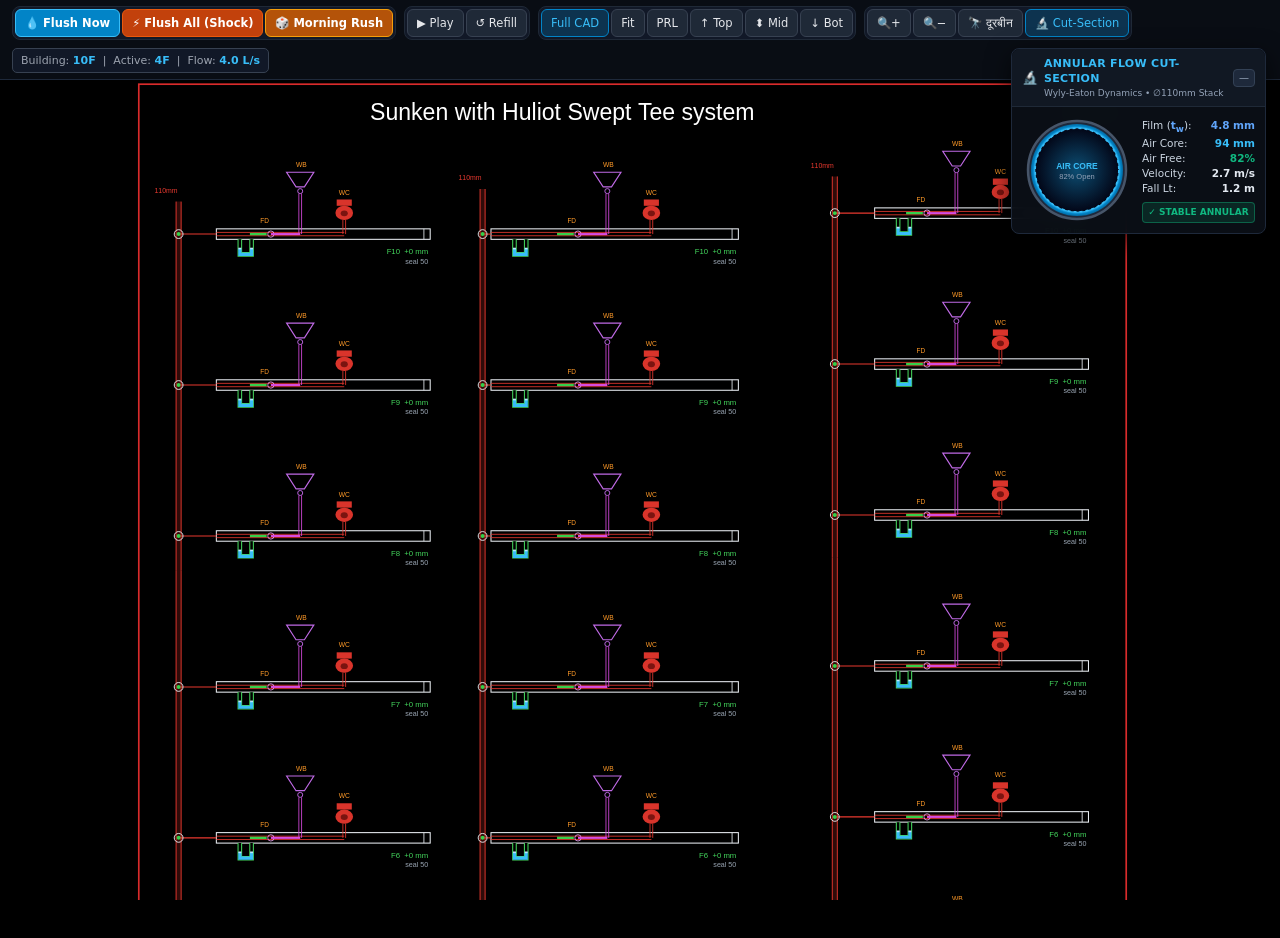
<file: web/sims/visualizer-embedded.html>
<!DOCTYPE html>
<html lang="en">
<head>
<meta charset="utf-8">
<meta name="viewport" content="width=device-width, initial-scale=1, viewport-fit=cover">
<title>Sunken + Swept Tee CAD Visualizer</title>
<style>
:root {
  --bg: #000000;
  --card: #131b26;
  --tx: #e8ecf1;
  --mut: #9aa6b4;
  --bd: #263347;
  --ac: #0066ff;
  --ok: #10b981;
  --wa: #f59e0b;
  --er: #ef4444;
}
* { box-sizing: border-box; }
html, body {
  margin: 0;
  padding: 0;
  width: 100%;
  height: 100%;
  background: #000;
  color: var(--tx);
  font: 12.5px/1.4 system-ui, -apple-system, "Segoe UI", Roboto, sans-serif;
  overflow: hidden;
}
.toolbar {
  display: flex;
  gap: 8px;
  align-items: center;
  flex-wrap: wrap;
  padding: 6px 12px;
  background: #090d14;
  border-bottom: 1px solid #1e293b;
  user-select: none;
}
.btn-group {
  display: inline-flex;
  align-items: center;
  background: #111827;
  padding: 2px;
  border-radius: 8px;
  border: 1px solid #1f2937;
  gap: 2px;
}
.btn-group-label {
  font-size: 9px;
  font-weight: 700;
  text-transform: uppercase;
  letter-spacing: 0.5px;
  color: #64748b;
  padding: 0 6px 0 4px;
}
button {
  font: inherit;
  font-size: 11.5px;
  font-weight: 500;
  padding: 5px 9px;
  border-radius: 6px;
  border: 1px solid #374151;
  background: #1f2937;
  color: #e5e7eb;
  cursor: pointer;
  transition: all 0.12s ease;
}
button:hover { background: #374151; }
button.pri { background: #0284c7; color: #fff; border-color: #38bdf8; font-weight: 600; }
button.pri:hover { background: #0369a1; }
button.btn-overload {
  background: #c2410c;
  color: #fff;
  border-color: #ea580c;
  font-weight: 700;
}
button.btn-overload:hover { background: #9a3412; }
button.btn-rush {
  background: #b45309;
  color: #fff;
  border-color: #f59e0b;
  font-weight: 700;
}
button.btn-rush:hover { background: #92400e; }
button.on { border-color: #0284c7; background: rgba(2,132,199,0.25); color: #38bdf8; }
.badge {
  font-size: 11px;
  padding: 4px 8px;
  border-radius: 5px;
  background: #111827;
  border: 1px solid #374151;
  color: #9ca3af;
}
.badge b { color: #38bdf8; }
#sw {
  background: #000;
  border: none;
  overflow: auto;
  scrollbar-gutter: stable;
  overscroll-behavior: contain;
  color-scheme: dark;
  width: 100%;
  height: calc(100vh - 42px);
}
#spacer { position: relative; }
#sheet { position: sticky; top: 0; left: 0; display: block; cursor: pointer; }

/* Annular Flow Cut-Section HUD */
.annular-hud {
  position: fixed;
  top: 48px;
  right: 14px;
  width: 255px;
  background: rgba(11, 15, 23, 0.94);
  backdrop-filter: blur(10px);
  -webkit-backdrop-filter: blur(10px);
  border: 1px solid #1e293b;
  border-radius: 8px;
  box-shadow: 0 8px 24px rgba(0,0,0,0.65);
  z-index: 1000;
  user-select: none;
  font-family: system-ui, -apple-system, sans-serif;
  transition: opacity 0.2s ease, transform 0.2s ease;
}
.annular-hdr {
  display: flex;
  justify-content: space-between;
  align-items: center;
  padding: 7px 10px;
  background: rgba(19, 27, 38, 0.85);
  border-bottom: 1px solid #1f2937;
  border-radius: 8px 8px 0 0;
}

/* Pulsing Active Feedback for Buttons */
@keyframes flushPulse {
  0% { box-shadow: 0 0 0 0 rgba(0, 102, 255, 0.8), 0 0 10px rgba(56, 189, 248, 0.9); }
  50% { box-shadow: 0 0 0 6px rgba(0, 102, 255, 0.35), 0 0 20px rgba(56, 189, 248, 1); }
  100% { box-shadow: 0 0 0 0 rgba(0, 102, 255, 0), 0 0 10px rgba(56, 189, 248, 0.9); }
}

@keyframes flushAllPulse {
  0% { box-shadow: 0 0 0 0 rgba(234, 88, 12, 0.9), 0 0 12px rgba(249, 115, 22, 0.9); }
  50% { box-shadow: 0 0 0 7px rgba(234, 88, 12, 0.35), 0 0 22px rgba(249, 115, 22, 1); }
  100% { box-shadow: 0 0 0 0 rgba(234, 88, 12, 0), 0 0 12px rgba(249, 115, 22, 0.9); }
}

button.flushing-active {
  background: #0284c7 !important;
  border-color: #38bdf8 !important;
  color: #ffffff !important;
  font-weight: 700 !important;
  animation: flushPulse 1.2s infinite ease-in-out;
  transform: scale(1.04);
}

button.flush-all-active {
  background: #c2410c !important;
  border-color: #ea580c !important;
  color: #ffffff !important;
  font-weight: 700 !important;
  animation: flushAllPulse 1.2s infinite ease-in-out;
  transform: scale(1.04);
}

/* Floating HUD Toast Notification */
#flushToast {
  position: fixed;
  top: 50px;
  left: 50%;
  transform: translateX(-50%) translateY(-10px);
  background: rgba(11, 15, 23, 0.96);
  backdrop-filter: blur(10px);
  -webkit-backdrop-filter: blur(10px);
  border: 1.5px solid #38bdf8;
  color: #fff;
  padding: 7px 20px;
  border-radius: 20px;
  font-size: 11.5px;
  font-weight: 600;
  box-shadow: 0 8px 24px rgba(0,0,0,0.7), 0 0 16px rgba(56,189,248,0.5);
  z-index: 2000;
  pointer-events: none;
  opacity: 0;
  visibility: hidden;
  transition: opacity 0.25s ease, transform 0.25s ease, visibility 0.25s ease;
  letter-spacing: 0.3px;
  display: flex;
  align-items: center;
  gap: 8px;
}
#flushToast.show {
  opacity: 1;
  visibility: visible;
  transform: translateX(-50%) translateY(0);
}
</style>
</head>
<body>

<div class="toolbar">
  <!-- Group 1: Testing Suite -->
  <div class="btn-group">
    <button class="pri" id="bFlush" title="Standard EN 12056 Test (Selected Floors)">💧 Flush Now</button>
    <button class="btn-overload" id="bFlushAll" title="Extreme Full Building Shock Discharge (100% Load)">⚡ Flush All (Shock)</button>
    <button class="btn-rush" id="bMorningRush" title="1-Hour Peak Domestic Morning Rush Simulation">🎲 Morning Rush</button>
  </div>

  <!-- Group 2: Simulation Engine Controls -->
  <div class="btn-group">
    <button id="bPlay" title="Play / Pause Simulation Flow">▶ Play</button>
    <button id="bReset" title="Refill all water traps to full depth">↺ Refill</button>
  </div>

  <!-- Live Countdown Timer Indicator -->
  <div id="testTimerBadge" style="display:none;background:rgba(2,132,199,0.2);border:1.5px solid #38bdf8;color:#38bdf8;padding:4px 9px;border-radius:6px;font-size:11px;font-weight:bold;letter-spacing:0.3px;align-items:center;gap:6px">
    <span style="display:inline-block;width:7px;height:7px;border-radius:50%;background:#38bdf8;animation:flushPulse 1s infinite"></span>
    <span id="timerText">Testing 10s...</span>
  </div>

  <!-- Group 3: Camera & Viewport -->
  <div class="btn-group">
    <button id="vFull" class="on" title="Full CAD Overview">Full CAD</button>
    <button id="vFit" title="Fit Entire Building Height">Fit</button>
    <button id="vPrl" title="Zoom into Positive Relief Line">PRL</button>
    <button id="bTop" title="Scroll to Roof Vent">↑ Top</button>
    <button id="bMid" title="Scroll to Middle Storeys">⬍ Mid</button>
    <button id="bBot" title="Scroll to Stack Base">↓ Bot</button>
  </div>

  <!-- Group 4: Engineering Diagnostics & Inspection -->
  <div class="btn-group">
    <button id="bZoomIn" title="Zoom In (+)">🔍+</button>
    <button id="bZoomOut" title="Zoom Out (−)">🔍−</button>
    <button id="bLoupe" title="दूरबीन (Inspection Loupe) - Magnify pipe joints & traps">🔭 दूरबीन</button>
    <button id="bCutSection" class="on" title="Toggle Live Annular Flow Cut-Section HUD">🔬 Cut-Section</button>
  </div>

  <div style="flex:1"></div>
  <div class="badge" id="b_stats">
    Building: <b id="st_floors">10F</b> &nbsp;|&nbsp; Active: <b id="st_act">4F</b> &nbsp;|&nbsp; Flow: <b id="st_flow">4.0 L/s</b>
  </div>
</div>

<!-- Floating Action Feedback Banner -->
<div id="flushToast">
  <span id="toastIcon" style="font-size:14px">💧</span>
  <span id="toastMsg">Discharging Active Bathrooms...</span>
</div>

<div id="sw"><div id="spacer"><canvas id="sheet"></canvas></div></div>

<!-- Live Annular Water Film & Air Core 2D Cut-Section HUD -->
<div id="annularHud" class="annular-hud">
  <div class="annular-hdr">
    <div style="display:flex;align-items:center;gap:6px">
      <span style="font-size:13px">🔬</span>
      <div>
        <div style="font-weight:700;color:#38bdf8;font-size:11px;letter-spacing:0.3px">ANNULAR FLOW CUT-SECTION</div>
        <div style="font-size:9px;color:#94a3b8">Wyly-Eaton Dynamics &bull; &empty;<span id="hud_d">110</span>mm Stack</div>
      </div>
    </div>
    <button id="btnToggleHud" style="padding:1px 5px;font-size:10px;background:#1e293b;border:1px solid #334155;color:#94a3b8;border-radius:4px;cursor:pointer" title="Minimize / Expand">—</button>
  </div>
  <div id="hud_body" style="display:flex;gap:10px;align-items:center;padding:8px 10px">
    <div style="position:relative;width:110px;height:110px;flex-shrink:0">
      <canvas id="annularCanvas" width="110" height="110"></canvas>
    </div>
    <div style="flex:1;font-size:10.5px;line-height:1.45;color:#cbd5e1">
      <div style="display:flex;justify-content:space-between"><span>Film (<b style="color:#60a5fa">t<sub>w</sub></b>):</span><b id="hud_tw" style="color:#60a5fa">2.4 mm</b></div>
      <div style="display:flex;justify-content:space-between"><span>Air Core:</span><b id="hud_dair" style="color:#38bdf8">105 mm</b></div>
      <div style="display:flex;justify-content:space-between"><span>Air Free:</span><b id="hud_airpct" style="color:#10b981">91%</b></div>
      <div style="display:flex;justify-content:space-between"><span>Velocity:</span><b id="hud_vt" style="color:#e2e8f0">3.7 m/s</b></div>
      <div style="display:flex;justify-content:space-between"><span>Fall Lt:</span><b id="hud_lt" style="color:#e2e8f0">2.3 m</b></div>
      <div id="hud_status" style="margin-top:5px;padding:3px 4px;border-radius:4px;text-align:center;font-weight:700;font-size:9px;background:rgba(16,185,129,0.15);color:#10b981;border:1px solid rgba(16,185,129,0.4)">
        ✓ STABLE ANNULAR
      </div>
    </div>
  </div>
</div>

<script>
/* =================== parameters =================== */
const P={N:10,H:3,D:110,nAct:4,qf:1.0,seal:50,vent:'open',prl:1,prlD:110,tee:'swept',surge:2.5,sewer:0,pattern:'mix'};
const TS=0.3,RISE=0.8,HOLD=3,TAU=1.2,OPTS=[1,2,3];
const SYSNAME={1:'A',2:'B',3:'C'};
const $=id=>document.getElementById(id);
let RR={},AA={},OS={},SEL=1,C={},last=0,fcount=0,CFG={},CK='',VIEW='full',PEND=null,SAVED=null;
const NMIN=2,NMAX=100,PITCH=72;
let VP={s:1,sx:0,sy:0,W:0,H:0},VIS={y0:0,y1:1e9,lod:0},MINW=.4;
const SB={1:{sx:22,x0:40,x1:142,t0:71,adj:0,dt:-13,wbx:80},2:{sx:167,x0:171,x1:289,t0:71,adj:-4,dt:-19,wbx:226.5},3:{sx:335,x0:354,x1:456,t0:61,adj:0,dt:-15,wbx:393}};
const Lof=k=>SB[k].t0+(P.N-1)*PITCH+SB[k].adj;
const HSheet=()=>71+(P.N-1)*PITCH+133;
function zoomBox(k){const L=Lof(k);return{1:[0,L-75,150,125],2:[160,L-65,136,152],3:[326,L-65,150,152]}[k]}
function ensureCfg(){const key=P.N+'|'+P.prl;if(key!==CK){CK=key;OPTS.forEach(o=>CFG[o]=sysCfg(o))}}
const TL={t:0,t0:0,run:false,speed:1,mode:'cycle',act:[],fa:32,flushes:0,wat:[],air:[]};
function seedFx(){const n=P.N;TL.wat=Array.from({length:Math.min(2000,Math.max(110,n*22))},()=>Math.random());const na=Math.min(150,Math.max(14,n*3));TL.air=Array.from({length:na},(_,i)=>i/na)}

/* =================== UI & controls =================== */
let flushTimer = null;
let toastTimer = null;

function showToast(icon, msg, durationMs = 3500) {
  const toast = $('flushToast');
  if (!toast) return;
  $('toastIcon').textContent = icon;
  $('toastMsg').textContent = msg;
  toast.classList.add('show');
  clearTimeout(toastTimer);
  toastTimer = setTimeout(() => {
    toast.classList.remove('show');
  }, durationMs);
}

let testCountdownTimer = null;
let testSecondsLeft = 0;

function startTestTimer(seconds, title, onComplete) {
  clearInterval(testCountdownTimer);
  testSecondsLeft = seconds;
  const badge = $('testTimerBadge');
  const txt = $('timerText');
  if (badge && txt) {
    badge.style.display = 'inline-flex';
    txt.textContent = `${title} (${testSecondsLeft}s)`;
  }
  testCountdownTimer = setInterval(() => {
    testSecondsLeft--;
    if (testSecondsLeft <= 0) {
      clearInterval(testCountdownTimer);
      if (badge) badge.style.display = 'none';
      if (onComplete) onComplete();
    } else if (txt) {
      txt.textContent = `${title} (${testSecondsLeft}s)`;
    }
  }, 1000);
}

function stopTestTimer() {
  clearInterval(testCountdownTimer);
  const badge = $('testTimerBadge');
  if (badge) badge.style.display = 'none';
}

function setFlushNowActiveState(customFloors) {
  const btn = $('bFlush');
  const btnAll = $('bFlushAll');
  if (!btn) return;

  // Clear flush-all active state if it was active
  if (btnAll) {
    btnAll.classList.remove('flush-all-active');
    btnAll.textContent = '⚡ Flush All (Shock)';
  }

  btn.classList.add('flushing-active');
  const activeList = customFloors || TL.act || [];
  const count = activeList.length > 0 ? activeList.length : P.nAct;
  const floorsStr = activeList.length > 0 ? activeList.map(f => 'F' + f).join(', ') : `${count} Floors`;
  btn.textContent = `⚡ Flushing (${count}F)...`;

  showToast('💧', `Discharging Active Bathrooms: [${floorsStr}] • Rate: ${(count * P.qf).toFixed(1)} L/s`, 4000);

  startTestTimer(10, `EN 12056 Test`, () => {
    btn.textContent = '✓ Test Complete!';
    setTimeout(() => {
      btn.classList.remove('flushing-active');
      btn.textContent = '💧 Flush Now';
    }, 1200);
  });
}

function setFlushAllActiveState() {
  const btn = $('bFlush');
  const btnAll = $('bFlushAll');
  if (!btnAll) return;

  if (btn) {
    btn.classList.remove('flushing-active');
    btn.textContent = '💧 Flush Now';
  }

  btnAll.classList.add('flush-all-active');
  btnAll.textContent = `⚡ Shock Flush Running...`;
  showToast('⚡', `All ${P.N} Bathrooms Discharging Simultaneously! (100% Full Load • ${(P.N * P.qf).toFixed(1)} L/s)`, 4500);

  startTestTimer(10, `Simultaneous Shock Test`, () => {
    btnAll.textContent = '⚠️ Shock Test Complete!';
    TL.run = false; // Auto-pause after 10s
    setPlayLabel();
    showToast('⚠️', `Full Building Shock Test Complete (10s)! Check Results & Report.`, 4500);
    setTimeout(() => {
      btnAll.classList.remove('flush-all-active');
      btnAll.textContent = '⚡ Flush All (Shock)';
    }, 2000);
  });
}

function resetFlushButtons() {
  stopTestTimer();
  const btn = $('bFlush');
  const btnAll = $('bFlushAll');
  if (btn) {
    btn.classList.remove('flushing-active');
    btn.textContent = '💧 Flush Now';
  }
  if (btnAll) {
    btnAll.classList.remove('flush-all-active');
    btnAll.textContent = '⚡ Flush All (Shock)';
  }
}

function setPlayLabel(){$('bPlay').textContent=TL.run?'⏸ Pause':'▶ Play'}
$('bPlay').onclick=()=>{
  TL.run=!TL.run;
  setPlayLabel();
  showToast(TL.run ? '▶' : '⏸', TL.run ? 'Simulation Resumed' : 'Simulation Paused', 1800);
};
$('bFlush').onclick=()=>{
  TL.run=true;
  TL.mode='cycle';
  setPlayLabel();
  pickActive();
  setFlushNowActiveState();
};
$('bFlushAll').onclick=()=>{
  TL.run=true;
  TL.mode='hold'; // Hold active water flow continuously on all bathrooms
  setPlayLabel();
  P.nAct=P.N;
  P.pattern='all';
  pickActive(true);
  updateToolbarStats();
  setFlushAllActiveState();
  if(window.parent && window.parent !== window){
    window.parent.postMessage({action:'onFlushAll',floors:P.N},'*');
  }
};
let isRushActive = false;
$('bMorningRush').onclick=()=>{
  isRushActive = !isRushActive;
  $('bMorningRush').style.background = isRushActive ? '#059669' : '#b45309';
  $('bMorningRush').style.borderColor = isRushActive ? '#10b981' : '#f59e0b';
  $('bMorningRush').textContent = isRushActive ? '✓ Rush Active' : '🎲 Morning Rush';
  showToast(isRushActive ? '🎲' : '⏹', isRushActive ? '1-Hour Morning Rush Sim Active (Peak Concurrency)' : 'Morning Rush Mode Deactivated', 2500);
  if(window.parent && window.parent !== window){
    window.parent.postMessage({action:'toggleMorningRush', enabled: isRushActive},'*');
  }
};
$('bReset').onclick=()=>{
  OPTS.forEach(k=>{OS[k].seal.fill(P.seal);OS[k].y.fill(0);OS[k].v.fill(0)});
  resetFlushButtons();
  showToast('↺', 'Traps Refilled to Full Initial Depth (50 mm)', 2200);
};

let zoomScale = 1.0;
let LOUPE = false;
let mouseX = -1000, mouseY = -1000, mouseInside = false;
let isDragging = false, dragStartX = 0, dragStartY = 0, scrollStartL = 0, scrollStartT = 0;

function setView(v){
  const sw=$('sw');
  if(VIEW==='full')SAVED=[sw.scrollLeft,sw.scrollTop];
  VIEW=v;
  zoomScale = 1.0;
  if(v==='full'&&SAVED)PEND={x:SAVED[0],y:SAVED[1]};
  ['full','fit','prl'].forEach(m=>$('v'+m[0].toUpperCase()+m.slice(1)).classList.toggle('on',v===m));
}
$('vFull').onclick=()=>setView('full');
$('vFit').onclick=()=>setView('fit');
$('vPrl').onclick=()=>setView('prl');

$('bTop').onclick=()=>{if(VIEW!=='full')setView('full');PEND={top:1}};
$('bMid').onclick=()=>{if(VIEW!=='full')setView('full');PEND={mid:1}};
$('bBot').onclick=()=>{if(VIEW!=='full')setView('full');PEND={bot:1}};

$('bZoomIn').onclick=()=>{
  if(VIEW!=='full')setView('full');
  zoomScale = Math.min(3.2, zoomScale * 1.25);
};
$('bZoomOut').onclick=()=>{
  if(VIEW!=='full')setView('full');
  zoomScale = Math.max(0.35, zoomScale / 1.25);
};
$('bLoupe').onclick=()=>{
  LOUPE = !LOUPE;
  $('bLoupe').classList.toggle('on', LOUPE);
};

const swEl = $('sw'), sheetEl = $('sheet');
sheetEl.addEventListener('mousedown', e => {
  if (e.button === 0 && !LOUPE) {
    isDragging = true;
    dragStartX = e.clientX;
    dragStartY = e.clientY;
    scrollStartL = swEl.scrollLeft;
    scrollStartT = swEl.scrollTop;
  }
});
window.addEventListener('mousemove', e => {
  const r = sheetEl.getBoundingClientRect();
  mouseX = e.clientX - r.left;
  mouseY = e.clientY - r.top;
  mouseInside = (mouseX >= 0 && mouseX <= r.width && mouseY >= 0 && mouseY <= r.height);
  if (isDragging) {
    swEl.scrollLeft = scrollStartL - (e.clientX - dragStartX);
    swEl.scrollTop = scrollStartT - (e.clientY - dragStartY);
  }
});
window.addEventListener('mouseup', () => { isDragging = false; });
sheetEl.addEventListener('mouseleave', () => { mouseInside = false; });

swEl.addEventListener('wheel', e => {
  if (e.ctrlKey) {
    e.preventDefault();
    if (VIEW !== 'full') setView('full');
    if (e.deltaY < 0) zoomScale = Math.min(3.2, zoomScale * 1.15);
    else zoomScale = Math.max(0.35, zoomScale / 1.15);
  }
}, { passive: false });

function setN(v){
  v=Math.max(NMIN,Math.min(NMAX,Math.round(+v||P.N)));
  if(v===P.N)return;
  P.N=v;
  if(P.nAct>P.N)P.nAct=P.N;
  initAll();recalc();updateToolbarStats();
  PEND={bot:1};if(VIEW==='full'&&v<=6)PEND={top:1};
}

function selectSys(k,flush){
  SEL=k;
  if(flush){TL.run=true;setPlayLabel();pickActive()}
  recalc();
  // Notify parent Flutter app if embedded
  if(window.parent && window.parent !== window){
    window.parent.postMessage({action:'onSysSelect',sys:k},'*');
  }
}

sheetEl.onclick=e=>{
  if (isDragging) return;
  const r=sheetEl.getBoundingClientRect(),x=(e.clientX-r.left+VP.sx)/VP.s;
  selectSys(x<160?1:x<332?2:3,true);
};

/* =================== physics =================== */
function getTable12Cap(dia, tee) {
  let sw = 5.2, sq = 4.0;
  if (dia >= 200) { sw = 21.0; sq = 16.0; }
  else if (dia >= 160 || dia >= 150) { sw = 12.4; sq = 10.0; }
  else if (dia >= 125) { sw = 7.6; sq = 5.8; }
  else if (dia >= 100) { sw = 5.2; sq = 4.0; }
  else if (dia >= 90) { sw = 3.5; sq = 2.7; }
  else if (dia >= 75) { sw = 2.0; sq = 1.5; }
  return tee === 'swept' ? sw : sq;
}

function sim(p){
 const g=9.81,rho=1.2,nu=1e-6,L=p.N*p.H;
 const D=(p.D-6)/1000,Q=Math.min(p.nAct,p.N)*p.qf/1000;
 const t=Math.cbrt(3*nu*Q/(Math.PI*D*9.81));
 const Vt=0.75*Q/(Math.PI*D*t);
 const Dc=D-2*t;
 const Qcap=getTable12Cap(p.D, p.tee);
 const fill=(Q*1000)/Qcap;
 const Kin={open:0.8,aav:4,blocked:25}[p.vent]||0.8;
 const SY={1:{kb:0.6,eff:1.0},2:{kb:1.5,eff:0.85},3:{kb:0.2,eff:0.95}}[p.prlOpt]||{kb:0.6,eff:1};
 const TEE=p.tee==='swept'?{kj:0.85,su:0.93}:{kj:1.0,su:1.12};
 const Kj=10*Math.min(2,Math.max(0.3,Q*1000/3))*TEE.kj;
 const surge=p.surge*TEE.su;
 let Kbase=SY.kb+Kj;
 if(p.prl){const r=Math.pow(p.prlD/p.D,2)*SY.eff;Kbase=Kbase/Math.pow(1+1.5*r,2)*(1+0.02*2)}
 const fi=0.05,fw=0.02,K=Kin+Kbase,a=0.5*rho;
 let lo=0,hi=Vt;
 for(let i=0;i<60;i++){const m=(lo+hi)/2;const f=fi*(L/Dc)*a*(Vt-m)**2-fw*(L/D)*a*m*m-K*a*m*m;if(f>0)lo=m;else hi=m}
 const Va=(lo+hi)/2,q=a*Va*Va;

 // Choke overload surge modeling when flow exceeds Table 12 certified limit
 let chokeSurge = 0, chokeSuction = 0;
 if (fill > 1.0) {
   const excess = fill - 1.0;
   chokeSurge = 28.0 * excess + 42.0 * Math.pow(excess, 1.6);
   chokeSuction = -22.0 * excess - 35.0 * Math.pow(excess, 1.6);
 }
 const Ptop=(-Kin*q*surge/g) + chokeSuction, Pb0=((Kbase*q*surge)/g) + chokeSurge;
 const pr=[],prDyn=[],sw=[];
 for(let f=1;f<=p.N;f++){const s=(p.N-f)/Math.max(1,p.N-1);const w=Math.pow(s,1.6);
  const d=Ptop+(Pb0-Ptop)*w,sv=p.sewer*w;prDyn.push(d);sw.push(sv);pr.push(d+sv)}
 return{pr,prDyn,sw,Vt,fill,Qcap,Va};
}
function recalc(){
 OPTS.forEach(k=>{RR[k]=sim({...P,prlOpt:k});AA[k]=sim({...P,prlOpt:k,prl:P.prl?0:1});
  const R=RR[k];R.mx=Math.max(...R.pr);R.mn=Math.min(...R.pr);R.bad=Math.max(R.mx,-R.mn)});
}

/* =================== dynamic state =================== */
function newOpt(){const n=P.N;return{y:new Float32Array(n),v:new Float32Array(n),tgt:new Float32Array(n),seal:new Float32Array(n).fill(P.seal),
 pk:0,pn:0,pmx:new Float32Array(n),pmn:new Float32Array(n),hist:[],prlp:Array.from({length:8},(_,i)=>i/8)}}
function initAll(){OPTS.forEach(k=>OS[k]=newOpt());seedFx();TL.t=0;TL.t0=0;TL.flushes=0;pickActive()}
function pickActive(allFloors){
 const n=P.N;
 if (allFloors || P.pattern==='all' || P.nAct>=n) {
   TL.act = Array.from({length: n}, (_, i) => i + 1);
   TL.fa = n;
   TL.t0 = TL.t;
   TL.flushes++;
   return;
 }
 const k=Math.min(P.nAct,n);let a=[];
 if(P.pattern==='mix'){const s=new Set();[n,1].forEach(f=>{if(s.size<k)s.add(f)});const m=k-s.size;for(let j=1;j<=m;j++)s.add(Math.max(1,Math.min(n,Math.round(1+j*(n-1)/(m+1)))));while(s.size<k)s.add(1+Math.floor(Math.random()*n));a=[...s]}
 else if(P.pattern==='top'){for(let i=0;i<k;i++)a.push(n-i)}
 else if(P.pattern==='bottom'){for(let i=0;i<k;i++)a.push(1+i)}
 else{const s=new Set();while(s.size<k)s.add(1+Math.floor(Math.random()*n));a=[...s]}
 TL.act=a;TL.fa=Math.max(...a);TL.t0=TL.t;TL.flushes++;
}
function env(ph){
 if(ph<=0)return 0;
 if(ph<RISE){const s=ph/RISE;return s*s*(3-2*s)}
 if(TL.mode==='hold'||ph<RISE+HOLD)return 1;
 return Math.exp(-(ph-RISE-HOLD)/TAU);
}
const trav=()=>P.N*P.H/RR[1].Vt*TS;
function ef(f){const d=f<TL.fa?(TL.fa-f)*P.H/RR[1].Vt*TS:0;return env(TL.t-TL.t0-d)}
function step(dt){
 TL.t+=dt;
 const Tc=RISE+HOLD+4*TAU+trav()+1.5;
 if(TL.mode==='cycle'&&TL.t-TL.t0>Tc)pickActive();
 const sub=Math.max(1,Math.ceil(dt/0.02)),h=dt/sub,w0=2*Math.PI*1.3,z=0.22;
 OPTS.forEach(k=>{
  const O=OS[k],Rk=RR[k];let mx=-1e9,mn=1e9;
  for(let i=0;i<P.N;i++){
   const e=ef(i+1),tgt=Rk.prDyn[i]*Math.pow(e,1.5)+Rk.sw[i];O.tgt[i]=tgt;
   let y=O.y[i],v=O.v[i];
   for(let s=0;s<sub;s++){const a=w0*w0*(tgt-y)-2*z*w0*v;v+=a*h;y+=v*h}
   y=Math.max(-120,Math.min(120,y));O.y[i]=y;O.v[i]=v;
   const ay=Math.abs(y);if(ay>25)O.seal[i]=Math.max(0,O.seal[i]-(ay-25)*0.1*dt);
   if(tgt>O.pmx[i])O.pmx[i]=tgt;if(tgt<O.pmn[i])O.pmn[i]=tgt;
   if(tgt>mx)mx=tgt;if(tgt<mn)mn=tgt;
  }
  if(mx>O.pk)O.pk=mx;if(-mn>O.pn)O.pn=-mn;
  O.hist.push([mx,mn]);if(O.hist.length>400)O.hist.shift();
 });
 const rate=1/Math.max(1.5,trav()*0.9);
 TL.wat.forEach((s,i)=>TL.wat[i]=(s+dt*rate*(0.8+0.4*((i*7)%5)/5))%1);
 TL.air.forEach((u,i)=>TL.air[i]=(u+dt*0.28)%1);
 OPTS.forEach(k=>{const O=OS[k],p0=O.tgt[0];O.prlp.forEach((u,i)=>O.prlp[i]=(u+dt*(p0>3?0.5:0.08))%1)});
}
const cv2=v=>{v=Math.abs(v);return v<25?'#43d65c':v<40?'#f0b72f':'#ff6b6b'};

/* =================== CAD helpers (original photo math) =================== */
function ln(c,pts,col,w,close,dash){c.save();c.beginPath();pts.forEach((p,i)=>i?c.lineTo(p[0],p[1]):c.moveTo(p[0],p[1]));if(close)c.closePath();c.strokeStyle=col;c.lineWidth=Math.max(w,MINW);c.lineJoin='miter';if(dash)c.setLineDash(dash);c.stroke();c.restore()}
function rc(c,x,y,w,h,col,lw,fill){if(fill){c.fillStyle=fill;c.fillRect(x,y,w,h)}c.strokeStyle=col;c.lineWidth=Math.max(lw||.5,MINW);c.strokeRect(x,y,w,h)}
function ci(c,x,y,r,col,lw,fill){c.beginPath();c.arc(x,y,r,0,7);if(fill){c.fillStyle=fill;c.fill()}if(col){c.strokeStyle=col;c.lineWidth=lw||.5;c.stroke()}}
function txt(c,t,x,y,o){o=o||{};c.save();c.translate(x,y);if(o.rot)c.rotate(o.rot*Math.PI/180);c.font=(o.b?'bold ':'')+(o.s||4)+'px Arial,Helvetica,sans-serif';c.fillStyle=o.c||'#fff';c.textAlign=o.a||'center';c.textBaseline='middle';c.fillText(t,0,0);c.restore()}
function offs(pts,d){
 const n=pts.length,seg=[],out=[];
 for(let i=0;i<n-1;i++){const dx=pts[i+1][0]-pts[i][0],dy=pts[i+1][1]-pts[i][1],l=Math.hypot(dx,dy)||1;seg.push([dx/l,dy/l])}
 const nx=i=>-seg[i][1]*d,ny=i=>seg[i][0]*d;
 out.push([pts[0][0]+nx(0),pts[0][1]+ny(0)]);
 for(let i=1;i<n-1;i++){
  const a=[pts[i][0]+nx(i-1),pts[i][1]+ny(i-1)],b=[pts[i][0]+nx(i),pts[i][1]+ny(i)],d1=seg[i-1],d2=seg[i];
  const cr=d1[0]*d2[1]-d1[1]*d2[0];
  if(Math.abs(cr)<1e-6)out.push(a);else{const t=((b[0]-a[0])*d2[1]-(b[1]-a[1])*d2[0])/cr;out.push([a[0]+d1[0]*t,a[1]+d1[1]*t])}
 }
 out.push([pts[n-1][0]+nx(n-2),pts[n-1][1]+ny(n-2)]);
 return out;
}
function dpipe(c,pts,w,col,lw,fill,dash){
 const A=offs(pts,w/2),B=offs(pts,-w/2);
 if(fill){c.beginPath();A.forEach((p,i)=>i?c.lineTo(p[0],p[1]):c.moveTo(p[0],p[1]));B.slice().reverse().forEach(p=>c.lineTo(p[0],p[1]));c.closePath();c.fillStyle=fill;c.fill()}
 ln(c,A,col,lw,false,dash);ln(c,B,col,lw,false,dash);
}
function polyLen(pts){let L=0;for(let i=1;i<pts.length;i++)L+=Math.hypot(pts[i][0]-pts[i-1][0],pts[i][1]-pts[i-1][1]);return L}
function polyAt(pts,d){
 for(let i=1;i<pts.length;i++){
  const dx=pts[i][0]-pts[i-1][0],dy=pts[i][1]-pts[i-1][1],l=Math.hypot(dx,dy)||1e-6;
  if(d<=l||i===pts.length-1){const t=Math.min(1,d/l);return[pts[i-1][0]+dx*t,pts[i-1][1]+dy*t,dx/l,dy/l]}
  d-=l;
 }
}
function checkMark(c,pts,col){c.save();c.lineJoin='miter';c.strokeStyle=col;c.lineWidth=2.4;c.beginPath();pts.forEach((p,i)=>i?c.lineTo(p[0],p[1]):c.moveTo(p[0],p[1]));c.stroke();c.strokeStyle='#000';c.lineWidth=1.1;c.stroke();c.restore()}
function wbFix(c,x,y,ys){
 ln(c,[[x-6.5,y],[x+6.5,y],[x+2,y+7],[x-2,y+7]],'#c06ae6',.55,true);
 ci(c,x,y+9,1.2,'#c06ae6',.45);
 dpipe(c,[[x,y+10.2],[x,ys]],1.3,'#d94be0',.4);
 txt(c,'WB',x+.5,y-3.2,{s:3.2,c:'#ff9a28'});
}
function wcFix(c,x,y,ys){
 c.fillStyle='#d9342b';c.fillRect(x-3.6,y,7.2,3);
 c.beginPath();c.ellipse(x,y+6.4,4.2,3.4,0,0,7);c.fill();
 c.fillStyle='#7a1410';c.beginPath();c.ellipse(x,y+6.6,1.7,1.4,0,0,7);c.fill();
 dpipe(c,[[x,y+9.6],[x,ys]],1.3,'#e8392f',.4);
 txt(c,'WC',x,y-3.2,{s:3.2,c:'#ff9a28'});
}

/* =================== fitting helpers =================== */
const PI2=Math.PI/2;
function roundPath(raw,t){
 const out=[raw[0].slice()],cor=[];
 for(let i=1;i<raw.length-1;i++){
  const p=raw[i],a=raw[i-1],b=raw[i+1];
  const l1=Math.hypot(p[0]-a[0],p[1]-a[1]),l2=Math.hypot(b[0]-p[0],b[1]-p[1]);
  const u1=[(p[0]-a[0])/l1,(p[1]-a[1])/l1],u2=[(b[0]-p[0])/l2,(b[1]-p[1])/l2];
  const tt=Math.min(t,l1*.45,l2*.45);
  const A=[p[0]-u1[0]*tt,p[1]-u1[1]*tt],Bp=[p[0]+u2[0]*tt,p[1]+u2[1]*tt];
  for(let j=0;j<=7;j++){const s=j/7,q=(1-s)*(1-s),w=2*s*(1-s),e=s*s;out.push([q*A[0]+w*p[0]+e*Bp[0],q*A[1]+w*p[1]+e*Bp[1]])}
  cor.push({A,B:Bp,v:i,p,u1,u2});
 }
 out.push(raw[raw.length-1].slice());
 return{pts:out,cor};
}
function hubRect(c,x,y,ang,len,wid,col){c.save();c.translate(x,y);c.rotate(ang);c.fillStyle='rgba(0,0,0,.62)';c.fillRect(-len/2,-wid/2,len,wid);c.strokeStyle=col;c.lineWidth=.4;c.strokeRect(-len/2,-wid/2,len,wid);c.restore()}
function dmk(c,x,y,sz,ang){c.save();c.translate(x,y);c.rotate(ang);c.strokeStyle='#35d04a';c.fillStyle='rgba(53,208,74,.35)';c.lineWidth=.3;c.beginPath();c.moveTo(0,-sz);c.lineTo(sz*.45,0);c.lineTo(0,sz);c.lineTo(-sz*.45,0);c.closePath();c.fill();c.stroke();c.restore()}
function band(c,x,y,ang,w,col,len){len=len||1.5;hubRect(c,x,y,ang,len,w,col);dmk(c,x,y,Math.min(w*.4,1.5),ang)}
function bandSeg(c,R,i,f,w,col,len){const a=R[i],b=R[i+1];band(c,a[0]+(b[0]-a[0])*f,a[1]+(b[1]-a[1])*f,Math.atan2(b[1]-a[1],b[0]-a[0]),w,col,len)}
function bandEnd(c,R,i,dEnd,w,col,len){const a=R[i],b=R[i+1],L=Math.hypot(b[0]-a[0],b[1]-a[1]),u=[(b[0]-a[0])/L,(b[1]-a[1])/L];band(c,b[0]-u[0]*dEnd,b[1]-u[1]*dEnd,Math.atan2(u[1],u[0]),w,col,len)}
function ribs(c,cor,w,col){cor.forEach(o=>{if(Math.abs(o.u1[0]*o.u2[1]-o.u1[1]*o.u2[0])<.05)return;[[o.A,o.u1],[o.B,o.u2]].forEach(([p,u])=>{c.strokeStyle=col;c.lineWidth=.35;c.beginPath();c.moveTo(p[0]+u[1]*w/2,p[1]-u[0]*w/2);c.lineTo(p[0]-u[1]*w/2,p[1]+u[0]*w/2);c.stroke()})})}
function dim2D(c,a0,b0,off){
 const dx=b0[0]-a0[0],dy=b0[1]-a0[1],L=Math.hypot(dx,dy),u=[dx/L,dy/L],sg=off>0?1:-1,o=Math.abs(off),n=[-u[1]*sg,u[0]*sg];
 const p1=[a0[0]+u[0]*1.7,a0[1]+u[1]*1.7],p2=[b0[0]-u[0]*1.7,b0[1]-u[1]*1.7];
 const a=[p1[0]+n[0]*o,p1[1]+n[1]*o],b=[p2[0]+n[0]*o,p2[1]+n[1]*o];
 ln(c,[a,b],'#e9edf2',.3);
 [[a,1],[b,-1]].forEach(([p,d])=>{const h=[p[0]+u[0]*d,p[1]+u[1]*d];ln(c,[[h[0]+n[0]*.4,h[1]+n[1]*.4],p,[h[0]-n[0]*.4,h[1]-n[1]*.4]],'#e9edf2',.3)});
 txt(c,'2xD',(a[0]+b[0])/2+n[0]*1.9,(a[1]+b[1])/2+n[1]*1.9,{s:2.3,rot:Math.atan2(dy,dx)*180/Math.PI});
}
function arrowDown(c,x,y){ln(c,[[x,y],[x,y+2]],'#e9edf2',.5);ln(c,[[x-.7,y+1.2],[x,y+2.1],[x+.7,y+1.2]],'#e9edf2',.5)}

/* =================== sheet geometry =================== */
function sysCfg(k){
 const n=P.N,B=SB[k],tops=[];
 for(let i=0;i<n;i++)tops.push(B.t0+i*PITCH+(i===n-1?B.adj:0));
 const L=tops[n-1],Y=d=>L+d,top=B.t0+B.dt,sx=B.sx,px=sx+8.4,wcx=B.wbx+21,low=L+2.5,ytop=Y(-56);
 const head=[[sx,ytop+3.9],[sx+3.9,ytop],[px,ytop]];
 let mainRaw,prlRaw,base;
 if(k===1){mainRaw=[[22,top],[22,Y(11)],[30.5,Y(19.5)],[124,Y(24)]];
  prlRaw=head.concat([[px,Y(9.4)],[px+5.2,Y(14.6)],[94.7,Y(17.5)],[100,Y(22.8)]]);base=[26,Y(15)]}
 else if(k===2){mainRaw=[[167,top],[167,Y(13)],[175.5,Y(21.5)],[205,Y(23.5)],[207.5,Y(26)],[207.5,Y(100)]];
  prlRaw=head.concat([[px,Y(9.2)],[px+5.2,Y(14.4)],[214,Y(16.6)],[214,Y(57)],[207.5,Y(63.5)]]);base=[171,Y(17)]}
 else{mainRaw=[[335,top],[335,Y(10)],[335,Y(104)]];
  prlRaw=head.concat([[px,Y(61)],[sx,Y(69.4)]]);base=[335,Y(10)]}
 const mR=roundPath(mainRaw,1.7),pR=roundPath(prlRaw,1.6),main=mR.pts,prl=pR.pts;
 const pe=prlRaw[prlRaw.length-1],Lm=polyLen(main);let jd=0,best=1e9;
 const d0=Math.max(0,Lm-260);
 for(let d=d0;d<=Lm;d+=.5){const q=polyAt(main,d),dd=Math.hypot(q[0]-pe[0],q[1]-pe[1]);if(dd<best){best=dd;jd=d}}
 return{k,L,joinD:jd,sx,px,low,ytop,top,y1:tops[0]+2.5,x0:B.x0,x1:B.x1,tops,wbx:B.wbx,wcx,main,prl,mainRaw,prlRaw,mainCor:mR.cor,prlCor:pR.cor,base,bg:'#000',sw:2.2,psw:1.8,
  floors:tops.map((t,i)=>{const ym=t+2.5,via=!!P.prl&&i===n-1;
   return{t,y:ym,sim:n-i,viaPrl:via,br:via?[[wcx,ym],[px,ym]].concat(prl.filter(p=>p[1]>ym+.5)):[[wcx,ym],[sx,ym]],jn:[via?px:sx,ym],ro:[B.x1-1,t+13,'right'],trapX:B.x0+14,trapY:t+5,
   fx:[['wb',B.wbx,t-20],['wc',wcx,t-7]]}})};
}

/* =================== static CAD art =================== */
function drawSys(c,s){
 const k=s.k,RED='#e8392f',WH='#e9edf2',YEL='#f2e11b',BLU='#2f3fff',MAG='#d94be0',ORG='#ff9a28',GRN='#35d04a',W=2.4,WP=2.3;
 const n=P.N,lod=VIS.lod,L=s.L,Y=d=>L+d;
 const yb=s.mainRaw[1][1],R=s.prlRaw,last=R.length-1,px=s.px;
 dpipe(c,[[s.sx,s.mainRaw[0][1]],[s.sx,yb-5]],W,RED,.45,'rgba(232,57,47,.2)');
 dpipe(c,[[s.sx,yb-5]].concat(s.main.slice(1)),W,BLU,.45,'rgba(47,63,255,.28)');
 if(VIS.y0<s.top+30)txt(c,P.D+'mm',s.sx-6,s.top-5,{s:3.3,c:RED});
 s.tops.forEach((t,i)=>{
  if(t+10<VIS.y0-6||t-36>VIS.y1)return;
  const ym=t+2.5,lowF=i===n-1&&!!P.prl;
  rc(c,s.x0,t,s.x1-s.x0,5,WH,.5);
  if(lod>0){if(!lowF)ln(c,[[s.sx,ym],[s.wcx,ym]],RED,.9);else ln(c,[[s.px,ym],[s.wcx,ym]],RED,.9);return}
  ln(c,[[s.x1-3,t],[s.x1-3,t+5]],WH,.4);
  if(lowF)dpipe(c,[[px+3.9,ym],[s.wcx,ym]],1.6,RED,.4);
  else{ln(c,[[s.sx,ym],[s.x0,ym]],RED,.5);dpipe(c,[[s.x0,ym],[s.wcx,ym]],1.6,RED,.4);ci(c,s.sx,ym,2.1,WH,.45);ci(c,s.sx,ym,.95,null,0,GRN)}
  ln(c,[[s.wbx-24,ym],[s.wbx-16,ym]],GRN,1.1);ci(c,s.wbx-14,ym,1.5,'#e8a0f0',.4);ln(c,[[s.wbx-14,ym],[s.wbx,ym]],MAG,1);
  txt(c,'FD',s.wbx-17,t-3.6,{s:3.1,c:ORG});
  wbFix(c,s.wbx,t-27,ym);wcFix(c,s.wcx,t-14,ym);
 });
 if(VIS.y1<L-100||VIS.y0>L+140)return;
 if(k===2)rc(c,161.5,Y(-64.5),8,8,WH,.45);
 if(P.prl)dpipe(c,s.prl,WP,YEL,.45,'rgba(242,225,27,.14)');
 else dpipe(c,s.prl,WP,'#666',.4,null,[1.2,1.2]);

 band(c,s.sx,yb-5,PI2,W+1.4,BLU,1.4);band(c,s.sx,yb-2.7,PI2,W+1.6,BLU,1.2);
 ribs(c,s.mainCor,W,BLU);
 if(k<3){const a=s.mainRaw[1],b=s.mainRaw[2];bandSeg(c,s.mainRaw,1,.74,W+1.2,BLU,2.2);dim2D(c,a,b,3.6)}

 if(P.prl){
  const tee=R[0],v1=R[1];
  band(c,s.sx,tee[1]-5.4,PI2,W+1.4,RED,1.3);
  hubRect(c,s.sx,tee[1]-1.8,PI2,4.4,W+1.1,RED);
  band(c,tee[0]+(v1[0]-tee[0])*.45,tee[1]+(v1[1]-tee[1])*.45,Math.atan2(v1[1]-tee[1],v1[0]-tee[0]),WP+1.1,RED,2.4);
  arrowDown(c,s.sx,tee[1]+2.6);
  ribs(c,s.prlCor,WP,YEL);
  bandSeg(c,R,1,.5,WP+1.2,YEL,1.2);
  const a2=R[2];band(c,a2[0],a2[1]+3,PI2,WP+1.4,YEL,1.4);
  hubRect(c,px,s.low,PI2,5.2,WP+1.0,YEL);ln(c,[[px,s.low],[px+2.2,s.low]],RED,.5);
  band(c,px+3.0,s.low,0,2.1,RED,1.8);
  band(c,px,s.low-4.2,PI2,WP+1.3,YEL,1.3);band(c,px,s.low+4.2,PI2,WP+1.3,YEL,1.3);
  if(k<3){bandSeg(c,R,3,.72,WP+1.2,YEL,2.2);dim2D(c,R[3],R[4],k===2?2.6:-2.9)}
  bandEnd(c,R,last-2,3.0,WP+1.3,YEL,1.3);bandSeg(c,R,last-1,.5,WP+1.1,YEL,2.2);
  const q=polyAt(s.main,s.joinD),ma=Math.atan2(q[3],q[2]),E=R[last];
  hubRect(c,E[0],E[1],ma,4.4,W+1.0,BLU);
  band(c,E[0]-q[2]*3.4,E[1]-q[3]*3.4,ma,W+1.3,BLU,1.2);band(c,E[0]+q[2]*3.4,E[1]+q[3]*3.4,ma,W+1.3,BLU,1.2);
 }
 if(k===1){
  txt(c,P.D+'mm',17.5,Y(-7),{s:3.3,c:RED,rot:-90});txt(c,P.prlD+'mm',px+5.4,Y(-37),{s:3.3,c:YEL,rot:-90});
  txt(c,'125mm',44,Y(29),{s:3.3,c:BLU});txt(c,'125mm',112,Y(29),{s:3.3,c:BLU});txt(c,'SLOP 1/80',47,Y(34.5),{s:2.6});ln(c,[[129,Y(18)],[135,Y(18)]],WH,.5);
  caption(c,58,Y(56),65,Y(65),[117,Y(54)],[124,Y(62)],[146,Y(45)]);
 }
 if(k===2){
  txt(c,P.D+'mm',163.5,Y(-35),{s:3.3,c:RED,rot:-90});txt(c,P.prlD+'mm',px+5.6,Y(-38),{s:3.3,c:YEL,rot:-90});
  txt(c,'125mm',184,Y(36),{s:3.3,c:BLU});txt(c,'SLOP 1/80',192,Y(30),{s:2.6});
  caption(c,191.5,Y(116.5),206,Y(125),[260,Y(115)],[268,Y(124)],[288,Y(104)]);
 }
 if(k===3){
  txt(c,P.D+'mm',331,Y(-35),{s:3.3,c:RED,rot:-90});txt(c,P.prlD+'mm',px+5.6,Y(-36.5),{s:3.3,c:YEL,rot:-90});
  txt(c,'SLOP 1/80',361,Y(30),{s:2.6});
  caption(c,386.7,Y(79),394,Y(87),[448,Y(77)],[457,Y(86)],[476,Y(67)]);
 }
}
function caption(c,x1,y1,x2,y2,a,b,d){
 if(P.prl){
  txt(c,'HULIOT STANDARD',x1,y1,{s:6.4,c:'#18d83a'});txt(c,'(Using 90 deg bend at pressure relief line)',x2,y2,{s:3.4});
  checkMark(c,[a,b,d],'#18d83a');
 }else{
  txt(c,'NO PRL FITTED',x1,y1,{s:6.4,c:'#ff6b6b'});txt(c,'(base pressure not relieved)',x2,y2,{s:3.4});
 }
}
function drawSheet(c){
 const HS=HSheet();
 c.fillStyle='#000';c.fillRect(0,0,477,HS);
 rc(c,3,2,471,HS-4,'#d92b2b',.8);
 txt(c,'Sunken with Huliot Swept Tee system',205,16,{s:11});
 txt(c,P.N+' floors',470,16,{s:6.5,c:'#18d83a',a:'right',b:1});
 OPTS.forEach(k=>{const s=CFG[k],on=SEL===k;drawSys(c,s);
  const ty=s.L+{1:56,2:116.5,3:79}[k]-19;
  if(ty+10<VIS.y0||ty>VIS.y1)return;
  const tx={1:58,2:245,3:386.7}[k];rc(c,tx-17,ty,34,9,on?'#18d83a':'#555',on?.9:.5,on?'rgba(24,216,58,.15)':null);txt(c,'SYSTEM '+SYSNAME[k],tx,ty+4.7,{s:4.6,c:on?'#18d83a':'#8d98a6',b:on});});
 if(P.tee!=='swept')txt(c,'(standard 87.5° tees in the model)',205,39,{s:4,c:'#ff9a28'});
}

/* =================== live overlay =================== */
function glow(c,x,y,p){
 if(Math.abs(p)<4)return;const r=6+Math.min(60,Math.abs(p))*.17,col=p>0?'232,57,47':'74,115,255';
 const gr=c.createRadialGradient(x,y,.6,x,y,r);gr.addColorStop(0,'rgba('+col+','+Math.min(.5,Math.abs(p)/70)+')');gr.addColorStop(1,'rgba('+col+',0)');
 c.fillStyle=gr;c.fillRect(x-r,y-r,2*r,2*r);
}
function drawTrap(c,x,y0,yy,sl,bg){
 const dp=7.2,w=2.8,lost=sl<25,col=lost?'#ff6b6b':cv2(yy);
 const lb=y0+dp-.8-Math.max(0,sl*.04);
 const dy=Math.max(-2.5,Math.min(2.5,yy*.07));
 const ll=Math.max(y0+.6,lb-dy),lr=Math.max(y0+.6,lb+dy);
 const U=[[x-w,y0],[x-w,y0+dp],[x+w,y0+dp],[x+w,y0]];
 ln(c,U,col,2.2);ln(c,U,bg,1.2);
 if (!lost) {
   ln(c,[[x-w,ll],[x-w,y0+dp],[x+w,y0+dp],[x+w,lr]],'#38bdf8',1.5);
   ln(c,[[x-w-0.7,ll],[x-w+0.7,ll]],'#bae6fd',0.8);
   ln(c,[[x+w-0.7,lr],[x+w+0.7,lr]],'#bae6fd',0.8);
 } else {
   ci(c,x,y0+dp/2,1.2,'#ff6b6b',0.8);
   ln(c,[[x-1.5,y0+dp/2],[x+1.5,y0+dp/2]],'#ff6b6b',1.2);
 }
}
function overlay(c,k){
 const g=CFG[k],O=OS[k],N=P.N,e0=env(TL.t-TL.t0),ge=Math.min(1,e0*1.1),p0=O.tgt[0],lod=VIS.lod;
 const fAt=y=>Math.max(1,Math.min(N,N-(y-g.y1)/PITCH));
 const pAt=f=>{f=Math.max(1,Math.min(N,f));const a=Math.floor(f),b=Math.ceil(f),t=f-a;return O.tgt[a-1]*(1-t)+O.tgt[b-1]*t};
 const Lp=polyLen(g.main);
 c.lineCap='butt';
 const stp=lod===0?2:lod===1?4:8;
 for(let d=0;d<Lp;d+=stp){
  const a=polyAt(g.main,d);if(a[1]<VIS.y0-12||a[1]>VIS.y1+12)continue;const b=polyAt(g.main,Math.min(Lp,d+stp+.2)),p=pAt(fAt(a[1])),al=Math.min(.6,Math.abs(p)/55);
  if(al<.03)continue;c.strokeStyle=p>0?'rgba(232,57,47,'+al+')':'rgba(74,115,255,'+al+')';c.lineWidth=g.sw;
  c.beginPath();c.moveTo(a[0],a[1]);c.lineTo(b[0],b[1]);c.stroke();
 }
 if(P.prl){const al=Math.min(.5,Math.abs(p0)/55);if(al>=.03)ln(c,g.prl,p0>0?'rgba(232,57,47,'+al+')':'rgba(74,115,255,'+al+')',g.psw)}
 TL.wat.forEach((s,i)=>{
  const pt=polyAt(g.main,s*Lp);if(!pt||pt[1]<VIS.y0-6||pt[1]>VIS.y1+6)return;
  const f=fAt(pt[1]),above=TL.fa>=2,low1=TL.act.includes(1)&&e0>.05;
  const eA=above&&f<=TL.fa+.5?ef(f):0,eL=(low1&&(P.prl?s*Lp>=g.joinD:pt[1]>=g.low))?e0:0,e=Math.max(eA,eL);if(e<.1)return;
  const off=(i%2?-1:1)*(g.sw*.5-.15-((i*13)%5)*.06),nx=-pt[3],ny=pt[2],x=pt[0]+nx*off,y=pt[1]+ny*off;
  c.strokeStyle='#5fd8ff';c.globalAlpha=Math.min(1,e);c.lineWidth=.8;c.lineCap='round';
  c.beginPath();c.moveTo(x,y);c.lineTo(x+pt[2]*2.4,y+pt[3]*2.4);c.stroke();c.globalAlpha=1;c.lineCap='butt';
 });
 const a0=g.main.slice(0,2),La=polyLen(a0);
 TL.air.forEach((u,i)=>{
  const pt=polyAt(a0,u*La),x=pt[0]+((i%3)-1)*g.sw*.2,y=pt[1];if(y<VIS.y0-4||y>VIS.y1+4)return;
  c.strokeStyle='#e9edf2';c.globalAlpha=.55*ge;c.lineWidth=.45;c.beginPath();c.moveTo(x-1.1,y-1);c.lineTo(x,y+.8);c.lineTo(x+1.1,y-1);c.stroke();c.globalAlpha=1;
 });
 if(P.prl){
  const rp=g.prl.slice().reverse(),Lq=polyLen(rp),act=Math.max(0,Math.min(1,p0/20));
  if(act>.05){c.save();c.shadowColor='#f2e11b';c.shadowBlur=8*act;ln(c,g.prl,'rgba(242,225,27,'+(.4*act)+')',g.psw);c.restore()}
  O.prlp.forEach(u=>{const pt=polyAt(rp,u*Lq);if(!pt)return;c.fillStyle='#f2e11b';c.globalAlpha=.25+.75*act;c.beginPath();c.arc(pt[0],pt[1],.85,0,7);c.fill();c.globalAlpha=1});
 }
 const LS=Math.min(12,Math.max(3.8,7/VP.s)),LK=Math.max(1,Math.ceil(LS*1.7/PITCH));
 g.floors.forEach(fl=>{
  if(fl.t+10<VIS.y0-6||fl.t-36>VIS.y1)return;
  const i=fl.sim-1,p=O.tgt[i],y=O.y[i],sl=O.seal[i],lost=sl<25;
  const on=TL.act.includes(fl.sim)&&(TL.mode==="hold"||e0>.05);
  if(on){
   const Lb=polyLen(fl.br);
   const alpha=TL.mode==="hold"?0.95:Math.max(0.65,Math.min(1,e0*1.25));
   ln(c,fl.br,"rgba(56,189,248,"+(0.6*alpha)+")",lod>0?1.3:1.8);
   const nd=Math.max(5,Math.round(Lb/10));
   for(let kk=0;kk<nd;kk++){
     const ph=(TL.t*TL.speed*50/Lb+kk/nd)%1,pt=polyAt(fl.br,ph*Lb);
     if(pt){c.fillStyle="#38bdf8";c.globalAlpha=alpha;c.beginPath();c.arc(pt[0],pt[1],lod>0?.95:.8,0,7);c.fill();c.globalAlpha=1}
   }
   fl.fx.forEach(([t,x,yy])=>{
     const fixType = (TL.fixtures && TL.fixtures[fl.sim]) || 'wc';
     const isTarget = (fixType === 'wc' && t === 'wc') || (fixType === 'basin' && t === 'wb') || (fixType === 'trap');
     if (isTarget) {
       c.fillStyle="#38bdf8";c.globalAlpha=alpha*.85;c.beginPath();c.ellipse(x,yy+(t==="wb"?3:5),t==="wb"?5:3.6,t==="wb"?2.6:3.6,0,0,7);c.fill();c.globalAlpha=1;
     }
   });
  }
  if(lod>0){
   glow(c,fl.jn[0],fl.jn[1],p);const col=lost?"#ff6b6b":cv2(y);c.fillStyle=col;c.beginPath();c.arc(fl.jn[0],fl.jn[1],lod>1?3:2,0,7);c.fill();
   if(on)ci(c,fl.jn[0],fl.jn[1],lod>1?5.5:3.6,"#38bdf8",.9);
   if(fl.sim%LK===0||fl.sim===N||fl.sim===1)txt(c,"F"+fl.sim,g.x1-1,fl.t-LS*.6,{s:LS,a:"right",c:col});
   return;
  }
  glow(c,fl.jn[0],fl.jn[1],p);
  const wcf=fl.fx.find(f=>f[0]==='wc');
  if(y>35&&wcf){c.fillStyle='rgba(95,216,255,.9)';for(let q=0;q<3;q++){c.beginPath();c.arc(wcf[1]-2.5+Math.random()*5,wcf[2]-3-Math.random()*6,.7,0,7);c.fill()}}
  const fixType = (TL.fixtures && TL.fixtures[fl.sim]) || 'wc';
  const fixTag = on ? (fixType === 'basin' ? ' [WB:0.5DU]' : (fixType === 'trap' ? ' [TRAP:0.6DU]' : ' [WC:2.0DU]')) : '';
  txt(c,'F'+fl.sim+fixTag+'  '+(y>=0?'+':'')+y.toFixed(0)+' mm',fl.ro[0],fl.ro[1]-2,{s:3.7,a:fl.ro[2],c:lost?'#ff6b6b':(on?'#38bdf8':cv2(y))});
  txt(c,lost?'SEAL LOST':'seal '+sl.toFixed(0),fl.ro[0],fl.ro[1]+2.6,{s:3.4,a:fl.ro[2],c:lost?'#ff6b6b':'#9aa6b4'});
  drawTrap(c,fl.trapX,fl.trapY,y,sl,g.bg);
 });
 glow(c,g.base[0],g.base[1],p0);
}
function setupSheet(){
 const sw=$('sw'),cv=$('sheet'),sp=$('spacer');
 const W=Math.max(220,sw.clientWidth),HS=HSheet();
 let s,spW,spH,b=null;
 if(VIEW==='full'){s=(Math.min(Math.max(W,640),1000)/477)*zoomScale;spW=Math.max(477*s,W);spH=Math.ceil(HS*s);}
 else if(VIEW==='fit'){s=Math.min(W/477,sw.clientHeight/HS,1000/477);spW=W;spH=Math.round(HS*s);}
 else{b=zoomBox(SEL);s=Math.min(Math.min(W,820)/b[2],sw.clientHeight/b[3]);spW=W;spH=Math.round(b[3]*s);}
 const spw=Math.round(spW)+'px',sph=spH+'px';
 if(sp.style.width!==spw)sp.style.width=spw;if(sp.style.height!==sph)sp.style.height=sph;
 const CW=sw.clientWidth,CH=sw.clientHeight;
 if(VIEW==='full'&&PEND){const p=PEND;PEND=null;
  if(p.f){sw.scrollTop=Math.max(0,(SB[1].t0+(P.N-p.f)*PITCH+2.5)*s-CH/2)}
  else if(p.top)sw.scrollTop=0;
  else if(p.mid)sw.scrollTop=Math.max(0,(HS*s)/2 - CH/2);
  else if(p.bot)sw.scrollTop=1e9;
  else{sw.scrollLeft=p.x||0;sw.scrollTop=p.y||0}}
 else if(VIEW!=='full')PEND=null;
 let sx,sy;
 if(VIEW==='full'){sx=sw.scrollLeft-Math.max(0,(CW-477*s)/2);sy=sw.scrollTop}
 else if(VIEW==='fit'){sx=-(CW-477*s)/2;sy=0}
 else{sx=b[0]*s-(CW-b[2]*s)/2;sy=b[1]*s}
 const dpr=Math.min(2,window.devicePixelRatio||1),bw=Math.round(CW*dpr),bh=Math.round(CH*dpr);
 if(cv.width!==bw||cv.height!==bh){cv.width=bw;cv.height=bh}
 cv.style.width=CW+'px';cv.style.height=CH+'px';
 VP={s,sx,sy,W:CW,H:CH};MINW=.55/s;VIS={y0:sy/s,y1:(sy+CH)/s,lod:s<.2?2:s<.5?1:0};
 const c=cv.getContext('2d');c.setTransform(1,0,0,1,0,0);c.fillStyle='#000';c.fillRect(0,0,bw,bh);
 c.setTransform(dpr*s,0,0,dpr*s,-dpr*sx,-dpr*sy);return c;
}

function drawLoupe(c) {
  const cv = $('sheet');
  const dpr = Math.min(2, window.devicePixelRatio || 1);
  const R = Math.round(115 * dpr);
  const mx = mouseX * dpr;
  const my = mouseY * dpr;
  const s = VP.s, sx = VP.sx, sy = VP.sy;
  const worldX = (mouseX + sx) / s;
  const worldY = (mouseY + sy) / s;
  const mag = 2.4;
  const sMag = s * mag;

  c.save();
  // Clip circular lens
  c.setTransform(1, 0, 0, 1, 0, 0);
  c.beginPath();
  c.arc(mx, my, R, 0, Math.PI * 2);
  c.clip();

  // Background fill inside loupe
  c.fillStyle = '#02050a';
  c.fillRect(mx - R, my - R, R * 2, R * 2);

  // Render magnified scene
  c.setTransform(dpr * sMag, 0, 0, dpr * sMag, mx - worldX * sMag * dpr, my - worldY * sMag * dpr);
  drawSheet(c);
  OPTS.forEach(k => overlay(c, k));

  c.restore();

  // Draw HUD rim and crosshairs
  c.save();
  c.setTransform(1, 0, 0, 1, 0, 0);

  // Glowing Outer Bezel
  c.shadowColor = '#00e5ff';
  c.shadowBlur = 16;
  c.strokeStyle = '#00e5ff';
  c.lineWidth = 3.2 * dpr;
  c.beginPath();
  c.arc(mx, my, R, 0, Math.PI * 2);
  c.stroke();
  c.shadowBlur = 0;

  // Inner ring
  c.strokeStyle = 'rgba(255,255,255,0.45)';
  c.lineWidth = 1 * dpr;
  c.beginPath();
  c.arc(mx, my, R - 4 * dpr, 0, Math.PI * 2);
  c.stroke();

  // Reticle crosshair
  c.strokeStyle = 'rgba(0, 229, 255, 0.45)';
  c.lineWidth = 1 * dpr;
  c.beginPath();
  c.moveTo(mx - 16 * dpr, my); c.lineTo(mx + 16 * dpr, my);
  c.moveTo(mx, my - 16 * dpr); c.lineTo(mx, my + 16 * dpr);
  c.stroke();

  // Title Badge
  const bW = 150 * dpr, bH = 20 * dpr;
  c.fillStyle = 'rgba(11, 15, 23, 0.92)';
  c.strokeStyle = '#00e5ff';
  c.lineWidth = 1 * dpr;
  c.fillRect(mx - bW / 2, my + R - 12 * dpr, bW, bH);
  c.strokeRect(mx - bW / 2, my + R - 12 * dpr, bW, bH);
  c.fillStyle = '#00e5ff';
  c.font = `bold ${10 * dpr}px system-ui, sans-serif`;
  c.textAlign = 'center';
  c.textBaseline = 'middle';
  c.fillText('🔭 2.4x दूरबीन (LOUPE)', mx, my + R - 2 * dpr);

  c.restore();
}

function updateToolbarStats(){
  const flow = (Math.min(P.nAct, P.N) * P.qf).toFixed(1);
  $('st_floors').textContent = P.N + 'F';
  $('st_act').textContent = Math.min(P.nAct, P.N) + 'F';
  $('st_flow').textContent = flow + ' L/s';
}

/* =================== Annular Flow Cut-Section =================== */
let hudMinimized = false;
let hudVisible = true;

$('btnToggleHud').onclick = () => {
  hudMinimized = !hudMinimized;
  $('hud_body').style.display = hudMinimized ? 'none' : 'flex';
  $('btnToggleHud').textContent = hudMinimized ? '+' : '—';
};

$('bCutSection').onclick = () => {
  hudVisible = !hudVisible;
  $('annularHud').style.display = hudVisible ? 'block' : 'none';
  $('bCutSection').classList.toggle('on', hudVisible);
};

function drawAnnularCutSection() {
  if (!hudVisible || hudMinimized) return;
  const cv = $('annularCanvas');
  if (!cv) return;
  const ctx = cv.getContext('2d');
  const w = cv.width, h = cv.height;
  ctx.clearRect(0, 0, w, h);

  const cx = w / 2, cy = h / 2;
  const maxR = 46; // Outer pipe shell radius

  // Active flow in LPS
  const activeCount = TL.act ? TL.act.length : Math.min(P.nAct, P.N);
  const activeFlow = activeCount * P.qf;
  const D = P.D; // mm
  const vt = activeFlow > 0 ? (10.1 * Math.pow(activeFlow / D, 0.4)) : 0;
  const lt = 0.17 * vt * vt;
  const D_m = (D - 6) / 1000;
  const Apipe = Math.PI * D_m * D_m / 4;
  const Qw_m3s = activeFlow / 1000;
  const Aw = vt > 0 ? (Qw_m3s / vt) : 0;
  const rw = Math.min(1.0, Math.max(0.0, Aw / Apipe));
  const airFrac = 1.0 - rw;
  const Dair_m = D_m * Math.sqrt(airFrac);
  const tw_m = (D_m - Dair_m) / 2;
  const tw_mm = tw_m * 1000;
  const Dair_mm = Dair_m * 1000;

  // Scale air core radius
  const rAir = Math.max(8, maxR * Math.sqrt(airFrac));

  // 1. Pipe Outer Wall (Graphite Shell)
  ctx.beginPath();
  ctx.arc(cx, cy, maxR + 3, 0, Math.PI * 2);
  ctx.fillStyle = '#1e293b';
  ctx.fill();
  ctx.lineWidth = 2.5;
  ctx.strokeStyle = '#475569';
  ctx.stroke();

  // 2. Annular Water Film (Blue Fluid Sleeve)
  if (rw > 0.002) {
    ctx.beginPath();
    ctx.arc(cx, cy, maxR, 0, Math.PI * 2);
    const grad = ctx.createRadialGradient(cx, cy, rAir, cx, cy, maxR);
    grad.addColorStop(0, '#38bdf8');
    grad.addColorStop(0.5, '#0284c7');
    grad.addColorStop(1, '#0369a1');
    ctx.fillStyle = grad;
    ctx.fill();
  }

  // 3. Central Air Core
  ctx.beginPath();
  ctx.arc(cx, cy, rAir, 0, Math.PI * 2);
  const airGrad = ctx.createRadialGradient(cx, cy, 2, cx, cy, rAir);
  airGrad.addColorStop(0, '#0c4a6e');
  airGrad.addColorStop(1, '#020617');
  ctx.fillStyle = airGrad;
  ctx.fill();
  ctx.lineWidth = 1.5;
  ctx.setLineDash([3, 3]);
  ctx.strokeStyle = '#38bdf8';
  ctx.stroke();
  ctx.setLineDash([]);

  // 4. Center label
  ctx.fillStyle = '#38bdf8';
  ctx.font = 'bold 8.5px sans-serif';
  ctx.textAlign = 'center';
  ctx.textBaseline = 'middle';
  if (rAir > 15) {
    ctx.fillText('AIR CORE', cx, cy - 3);
    ctx.font = '7.5px sans-serif';
    ctx.fillStyle = '#94a3b8';
    ctx.fillText((airFrac * 100).toFixed(0) + '% Open', cx, cy + 7);
  }

  // Update HUD text metrics
  $('hud_d').textContent = D;
  $('hud_tw').textContent = tw_mm.toFixed(1) + ' mm';
  $('hud_dair').textContent = Dair_mm.toFixed(0) + ' mm';
  $('hud_airpct').textContent = (airFrac * 100).toFixed(0) + '%';
  $('hud_vt').textContent = vt.toFixed(1) + ' m/s';
  $('hud_lt').textContent = lt.toFixed(1) + ' m';

  const st = $('hud_status');
  const qCap = getTable12Cap(P.D, P.tee);
  if (activeFlow > qCap || rw > 0.33) {
    st.textContent = `⚠️ CHOKE FAIL (${activeFlow.toFixed(1)} > ${qCap} L/s)`;
    st.style.background = 'rgba(239,68,68,0.25)';
    st.style.color = '#ef4444';
    st.style.borderColor = 'rgba(239,68,68,0.6)';
  } else if (rw > 0.25 || activeFlow > 0.85 * qCap) {
    st.textContent = `⚡ NEAR LIMIT (${activeFlow.toFixed(1)}/${qCap} L/s)`;
    st.style.background = 'rgba(245,158,11,0.2)';
    st.style.color = '#f59e0b';
    st.style.borderColor = 'rgba(245,158,11,0.5)';
  } else {
    st.textContent = '✓ STABLE ANNULAR';
    st.style.background = 'rgba(16,185,129,0.15)';
    st.style.color = '#10b981';
    st.style.borderColor = 'rgba(16,185,129,0.4)';
  }
}

/* =================== main loop =================== */
function frame(ts){
 const now=ts/1000,dt=Math.min(0.05,now-last||0.016);last=now;
 if(TL.run)step(dt*TL.speed);
 ensureCfg();
 const c=setupSheet();drawSheet(c);OPTS.forEach(k=>overlay(c,k));
 if(LOUPE && mouseInside && mouseX >= 0 && mouseY >= 0) {
   drawLoupe(c);
 }
 if(fcount++%30===0)updateToolbarStats();
 if(fcount%4===0)drawAnnularCutSection();
 requestAnimationFrame(frame);
}

function applySyncedParams(d) {
  if (!d || typeof d !== 'object') return;
  let needsCfg = false;
  let needsAll = false;

  if (d.floors && d.floors !== P.N) {
    P.N = Math.max(NMIN, Math.min(NMAX, Math.round(d.floors)));
    needsCfg = true;
    needsAll = true;
  }
  if (d.nAct !== undefined && d.nAct !== P.nAct) {
    P.nAct = Math.max(1, Math.min(P.N, Math.round(d.nAct)));
    needsAll = true;
  }
  if (d.allFloors) {
    P.nAct = P.N;
    P.pattern = 'all';
    needsAll = true;
  }
  if (d.H !== undefined && d.H !== P.H) { P.H = +d.H; needsAll = true; }
  if (d.seal !== undefined && d.seal !== P.seal) {
    P.seal = +d.seal;
    needsAll = true;
  }
  if (d.qf !== undefined && d.qf !== P.qf) { P.qf = +d.qf; }
  if (d.D !== undefined && d.D !== P.D) { P.D = +d.D; needsCfg = true; }
  if (d.prl !== undefined) {
    const prlVal = d.prl ? 1 : 0;
    if (prlVal !== P.prl) { P.prl = prlVal; needsCfg = true; }
  }
  if (d.prlD !== undefined && d.prlD !== P.prlD) { P.prlD = +d.prlD; needsCfg = true; }
  if (d.tee !== undefined && d.tee !== P.tee) { P.tee = d.tee; }
  if (d.vent !== undefined && d.vent !== P.vent) { P.vent = d.vent; }
  if (d.surge !== undefined && d.surge !== P.surge) { P.surge = +d.surge; }
  if (d.sewer !== undefined && d.sewer !== P.sewer) { P.sewer = +d.sewer; }
  if (d.sys !== undefined && d.sys >= 1 && d.sys <= 3 && d.sys !== SEL) { SEL = d.sys; }
  if (needsCfg) ensureCfg();
  if (needsAll) {
    initAll();
    PEND = { top: 1 };
  }
  if (d.actFloors && Array.isArray(d.actFloors) && d.actFloors.length > 0) {
    TL.act = d.actFloors.slice();
    TL.fa = Math.max(...TL.act);
  }
  if (d.fixtures) { TL.fixtures = d.fixtures; }
  recalc();
  updateToolbarStats();
}

// Full Bi-Directional Message Listener from parent Flutter Web App
window.addEventListener('message', e => {
  let d = e.data;
  if (typeof d === 'string') {
    try { d = JSON.parse(d); } catch (_) {}
  }
  if (!d || typeof d !== 'object') return;

  if (d.action === 'flush') {
    TL.run = true;
    setPlayLabel();
    if (d.singleFloor) {
      TL.act = [d.singleFloor];
      TL.fa = d.singleFloor;
      TL.t0 = TL.t;
      TL.flushes++;
    } else if (d.actFloors && Array.isArray(d.actFloors) && d.actFloors.length > 0) {
      TL.act = d.actFloors.slice();
      TL.fa = Math.max(...TL.act);
      TL.t0 = TL.t;
      TL.flushes++;
    } else {
      pickActive();
    }
    P.nAct = TL.act.length;
    updateToolbarStats();
    setFlushNowActiveState(TL.act);
  }
  if (d.action === 'flushAll') {
    TL.run = true;
    TL.mode = 'hold';
    setPlayLabel();
    P.nAct = P.N;
    P.pattern = 'all';
    TL.act = Array.from({length: P.N}, (_, i) => i + 1);
    TL.fa = P.N;
    TL.t0 = TL.t;
    TL.flushes++;
    updateToolbarStats();
    setFlushAllActiveState();
  }
  if (d.action === 'refill') {
    OPTS.forEach(k => { OS[k].seal.fill(P.seal); OS[k].y.fill(0); OS[k].v.fill(0); });
    resetFlushButtons();
    showToast('↺', 'Traps Refilled to Full Depth (50 mm)', 2200);
  }
  if (d.action === 'clearPeaks') {
    OPTS.forEach(k => {
      OS[k].pmx.fill(0);
      OS[k].pmn.fill(0);
      OS[k].pk = 0;
      OS[k].pn = 0;
    });
  }
  if (d.action === 'pause') {
    TL.run = false;
    setPlayLabel();
  }
  if (d.action === 'play') {
    TL.run = true;
    setPlayLabel();
  }
  if (d.action === 'syncParams') {
    applySyncedParams(d);
  }
});

function checkParentSync() {
  try {
    if (window.parent && window.parent !== window && window.parent.__HULIOT_PARAMS__) {
      const p = window.parent.__HULIOT_PARAMS__;
      const d = typeof p === 'string' ? JSON.parse(p) : p;
      if (d && d.action === 'syncParams' && d.floors && (d.floors !== P.N || d.nAct !== P.nAct || d.sys !== SEL || d.D !== P.D || d.prlD !== P.prlD || (d.allFloors && P.nAct < P.N))) {
        applySyncedParams(d);
      }
    }
  } catch (e) {}
}

// Periodic parent sync fallback (guarantees zero desync even if postMessage had timing issues)
setInterval(checkParentSync, 150);
window.addEventListener('focus', checkParentSync);
window.addEventListener('visibilitychange', checkParentSync);

// Check parent params on startup
checkParentSync();

ensureCfg();recalc();initAll();updateToolbarStats();
checkParentSync();
requestAnimationFrame(frame);
</script>
</body>
</html>
</file>
<file: sims/airnet/css/airnet.css>
/* AIRNET Simulator Professional Styling */
:root {
    --bg-dark: #0a0e17;
    --card-bg: #111827;
    --card-border: #1f2937;
    --panel-header: #1e293b;
    --accent-blue: #38bdf8;
    --accent-cyan: #06b6d4;
    --accent-emerald: #10b981;
    --accent-red: #ef4444;
    --accent-amber: #f59e0b;
    --accent-purple: #a855f7;
    --text-primary: #f9fafb;
    --text-secondary: #94a3b8;
    --text-muted: #64748b;
    --border-color: #334155;
    --font-sans: 'Inter', -apple-system, BlinkMacSystemFont, 'Segoe UI', Roboto, Helvetica, Arial, sans-serif;
    --font-mono: 'JetBrains Mono', 'Fira Code', 'Consolas', monospace;
}

* {
    box-sizing: border-box;
    margin: 0;
    padding: 0;
}

body {
    background-color: var(--bg-dark);
    color: var(--text-primary);
    font-family: var(--font-sans);
    line-height: 1.5;
    min-height: 100vh;
    display: flex;
    flex-direction: column;
}

/* Header & Navigation */
.navbar {
    display: flex;
    align-items: center;
    justify-content: space-between;
    padding: 0.85rem 1.5rem;
    background-color: rgba(17, 24, 39, 0.95);
    border-bottom: 1px solid var(--border-color);
    position: sticky;
    top: 0;
    z-index: 50;
    backdrop-filter: blur(8px);
}

.nav-left {
    display: flex;
    align-items: center;
    gap: 1.25rem;
}

.back-link {
    display: inline-flex;
    align-items: center;
    gap: 0.5rem;
    color: var(--text-secondary);
    text-decoration: none;
    font-weight: 500;
    font-size: 0.875rem;
    padding: 0.4rem 0.8rem;
    border-radius: 6px;
    background-color: #1e293b;
    transition: all 0.2s ease;
    border: 1px solid var(--card-border);
}

.back-link:hover {
    color: var(--accent-blue);
    background-color: #334155;
    border-color: var(--accent-blue);
}

.brand-badge {
    display: inline-block;
    padding: 0.2rem 0.5rem;
    background: linear-gradient(135deg, #0284c7, #2563eb);
    color: #fff;
    font-size: 0.7rem;
    font-weight: 700;
    border-radius: 4px;
    text-transform: uppercase;
    letter-spacing: 0.05em;
}

.app-title {
    font-size: 1.15rem;
    font-weight: 700;
    color: #fff;
    display: flex;
    align-items: center;
    gap: 0.6rem;
}

.status-pill {
    display: inline-flex;
    align-items: center;
    gap: 0.4rem;
    padding: 0.25rem 0.75rem;
    border-radius: 9999px;
    font-size: 0.75rem;
    font-weight: 600;
    background-color: rgba(16, 185, 129, 0.15);
    color: var(--accent-emerald);
    border: 1px solid rgba(16, 185, 129, 0.3);
}

.status-pill.danger {
    background-color: rgba(239, 68, 68, 0.15);
    color: var(--accent-red);
    border-color: rgba(239, 68, 68, 0.3);
}

.status-dot {
    width: 7px;
    height: 7px;
    border-radius: 50%;
    background-color: currentColor;
    animation: pulse 1.8s infinite;
}

@keyframes pulse {
    0%, 100% { opacity: 1; transform: scale(1); }
    50% { opacity: 0.4; transform: scale(0.85); }
}

/* Preset Scenarios Carousel */
.presets-bar {
    background-color: #0d131f;
    border-bottom: 1px solid var(--border-color);
    padding: 0.75rem 1.5rem;
    display: flex;
    align-items: center;
    gap: 1rem;
    overflow-x: auto;
}

.preset-chip {
    flex-shrink: 0;
    display: flex;
    align-items: center;
    gap: 0.5rem;
    padding: 0.45rem 0.9rem;
    background-color: #1e293b;
    border: 1px solid var(--card-border);
    border-radius: 8px;
    color: var(--text-primary);
    font-size: 0.825rem;
    cursor: pointer;
    transition: all 0.2s ease;
}

.preset-chip:hover {
    border-color: var(--accent-cyan);
    background-color: #243247;
}

.preset-chip.active {
    background: linear-gradient(135deg, rgba(14, 165, 233, 0.2), rgba(37, 99, 235, 0.25));
    border-color: var(--accent-blue);
    color: #fff;
    box-shadow: 0 0 12px rgba(56, 189, 248, 0.25);
}

.preset-tag {
    font-size: 0.65rem;
    font-weight: 700;
    padding: 0.15rem 0.35rem;
    border-radius: 3px;
    text-transform: uppercase;
}

/* Guidance Banner */
.guidance-box {
    background-color: rgba(30, 41, 59, 0.6);
    border-left: 4px solid var(--accent-cyan);
    padding: 0.6rem 1.25rem;
    margin: 0.75rem 1.5rem;
    border-radius: 0 6px 6px 0;
    font-size: 0.825rem;
    color: #cbd5e1;
    display: flex;
    align-items: center;
    gap: 0.75rem;
}

.guidance-icon {
    color: var(--accent-cyan);
    font-size: 1.1rem;
}

/* Main Workspace Grid */
.main-container {
    flex: 1;
    display: grid;
    grid-template-columns: 320px 1fr 340px;
    gap: 1rem;
    padding: 0 1.5rem 1.5rem 1.5rem;
}

@media (max-width: 1400px) {
    .main-container {
        grid-template-columns: 290px 1fr 310px;
    }
}

@media (max-width: 1100px) {
    .main-container {
        grid-template-columns: 1fr;
    }
}

/* Panel Containers */
.panel {
    background-color: var(--card-bg);
    border: 1px solid var(--border-color);
    border-radius: 10px;
    display: flex;
    flex-direction: column;
    overflow: hidden;
    box-shadow: 0 4px 16px rgba(0, 0, 0, 0.35);
}

.panel-title {
    padding: 0.75rem 1rem;
    background-color: var(--panel-header);
    border-bottom: 1px solid var(--border-color);
    font-size: 0.875rem;
    font-weight: 600;
    color: #e2e8f0;
    display: flex;
    align-items: center;
    justify-content: space-between;
}

.panel-content {
    padding: 1rem;
    overflow-y: auto;
    flex: 1;
}

/* Controls Forms */
.control-group {
    margin-bottom: 1.15rem;
}

.control-label {
    display: flex;
    justify-content: space-between;
    font-size: 0.775rem;
    font-weight: 500;
    color: var(--text-secondary);
    margin-bottom: 0.35rem;
}

.control-val {
    font-family: var(--font-mono);
    color: var(--accent-cyan);
    font-weight: 600;
}

input[type="range"] {
    width: 100%;
    accent-color: var(--accent-cyan);
    background: #1e293b;
    height: 6px;
    border-radius: 3px;
    cursor: pointer;
}

.checkbox-label {
    display: flex;
    align-items: center;
    gap: 0.6rem;
    font-size: 0.8rem;
    color: #cbd5e1;
    cursor: pointer;
    user-select: none;
    margin-bottom: 0.6rem;
}

.checkbox-label input[type="checkbox"] {
    width: 16px;
    height: 16px;
    accent-color: var(--accent-blue);
    cursor: pointer;
}

.btn-row {
    display: flex;
    gap: 0.6rem;
    margin-top: 0.5rem;
}

.btn {
    flex: 1;
    padding: 0.6rem;
    border-radius: 6px;
    border: none;
    font-size: 0.825rem;
    font-weight: 600;
    cursor: pointer;
    transition: all 0.2s ease;
    display: inline-flex;
    align-items: center;
    justify-content: center;
    gap: 0.4rem;
}

.btn-primary {
    background: linear-gradient(135deg, #0284c7, #2563eb);
    color: #fff;
}

.btn-primary:hover {
    background: linear-gradient(135deg, #0369a1, #1d4ed8);
}

.btn-danger {
    background: #dc2626;
    color: #fff;
}

.btn-danger:hover {
    background: #b91c1c;
}

.btn-secondary {
    background: #334155;
    color: #cbd5e1;
}

.btn-secondary:hover {
    background: #475569;
}

/* Visualization Canvas Area */
.viz-layout {
    display: flex;
    gap: 1rem;
    height: 100%;
    min-height: 480px;
}

.stack-canvas-wrapper {
    flex: 1.2;
    background: #090d16;
    border-radius: 8px;
    border: 1px solid #1e293b;
    position: relative;
    display: flex;
    flex-direction: column;
}

.canvas-header {
    padding: 0.5rem 0.75rem;
    font-size: 0.725rem;
    font-weight: 600;
    color: #94a3b8;
    background-color: #0f172a;
    border-bottom: 1px solid #1e293b;
    border-radius: 8px 8px 0 0;
    display: flex;
    justify-content: space-between;
}

canvas {
    width: 100%;
    height: 100%;
    display: block;
}

/* Trap Seal Manometer View */
.trap-grid {
    display: grid;
    grid-template-columns: 1fr;
    gap: 0.75rem;
}

.trap-card {
    background: #0d131f;
    border: 1px solid #1e293b;
    border-radius: 6px;
    padding: 0.65rem;
    display: flex;
    flex-direction: column;
    gap: 0.35rem;
}

.trap-card.compromised {
    border-color: rgba(239, 68, 68, 0.6);
    background: rgba(239, 68, 68, 0.08);
}

.trap-header {
    display: flex;
    justify-content: space-between;
    font-size: 0.75rem;
    font-weight: 600;
}

.trap-bar-bg {
    height: 12px;
    background: #1e293b;
    border-radius: 6px;
    overflow: hidden;
    position: relative;
}

.trap-bar-fill {
    height: 100%;
    background: linear-gradient(90deg, #38bdf8, #0ea5e9);
    transition: width 0.15s ease-out;
}

.trap-bar-fill.warning {
    background: linear-gradient(90deg, #f59e0b, #d97706);
}

.trap-bar-fill.danger {
    background: linear-gradient(90deg, #ef4444, #b91c1c);
}

/* Oscilloscope Area */
.scope-panel {
    background: #090d16;
    border: 1px solid var(--border-color);
    border-radius: 10px;
    margin: 0 1.5rem 1.5rem 1.5rem;
    height: 210px;
    display: flex;
    flex-direction: column;
    overflow: hidden;
}

/* Metrics Table */
.metric-row {
    display: flex;
    justify-content: space-between;
    padding: 0.45rem 0;
    border-bottom: 1px solid #1e293b;
    font-size: 0.775rem;
}

.metric-row:last-child {
    border-bottom: none;
}

.metric-key {
    color: var(--text-secondary);
}

.metric-val {
    font-family: var(--font-mono);
    font-weight: 600;
}

/* Footer */
footer {
    padding: 0.75rem 1.5rem;
    background-color: #0b0f19;
    border-top: 1px solid var(--border-color);
    text-align: center;
    font-size: 0.75rem;
    color: var(--text-muted);
}
</file>
